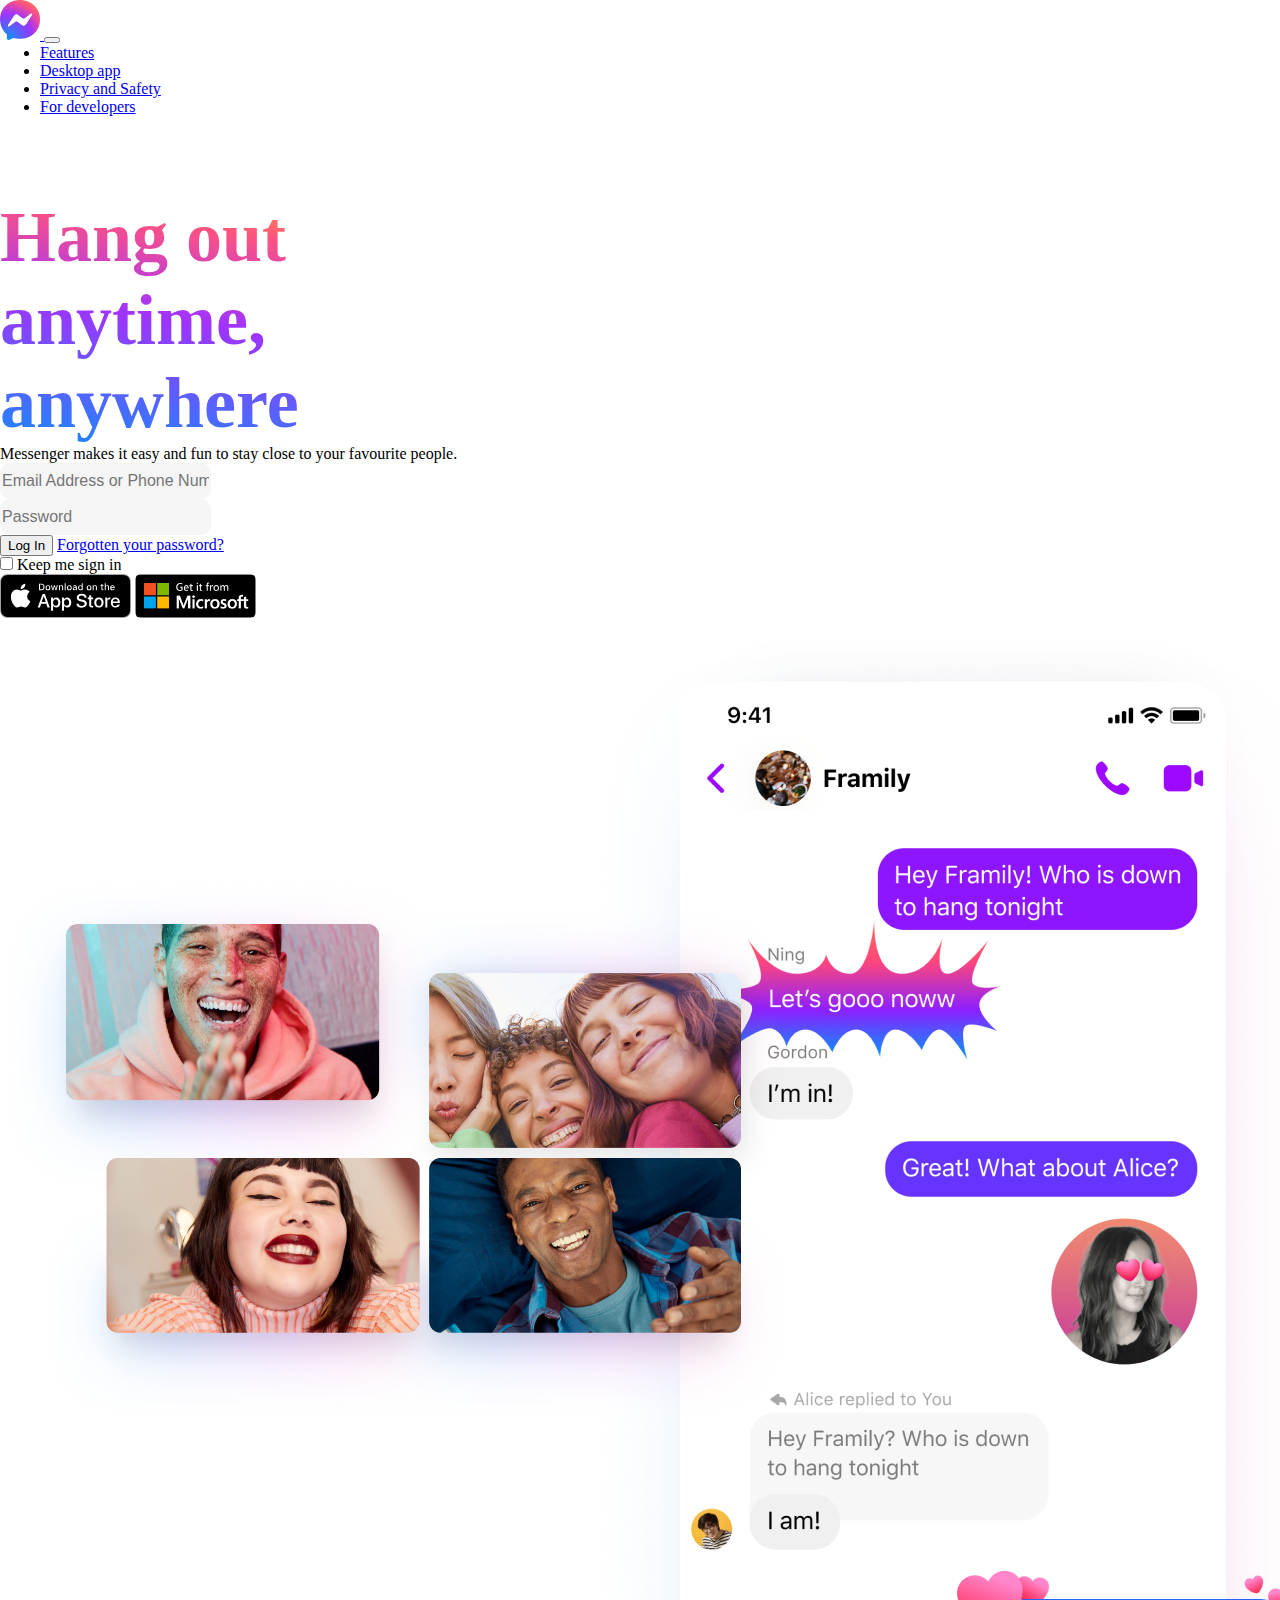
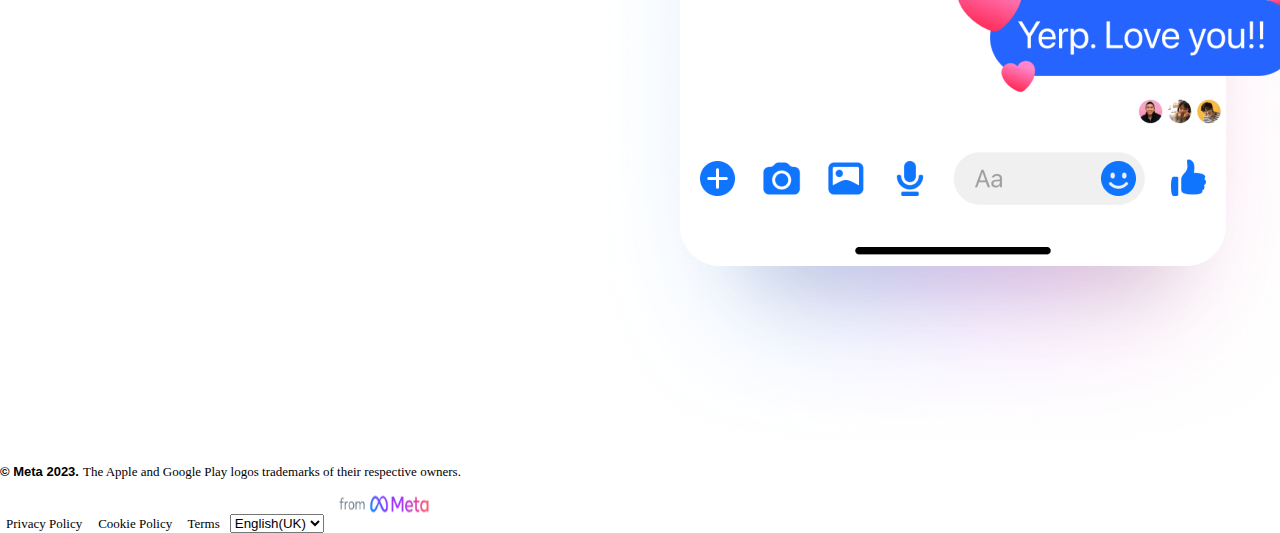
<file: Messenger/index.html>
<!DOCTYPE html>
<html lang="en">

<head>
    <meta charset="UTF-8">
    <meta http-equiv="X-UA-Compatible" content="IE=edge">
    <meta name="viewport" content="width=device-width, initial-scale=1.0">
    <title>Messenger</title>
    <link rel="icon"
        href="https://encrypted-tbn0.gstatic.com/images?q=tbn:ANd9GcSdTI60C2dS9rpB0IvPChfFWrKfi4Yx-TSlO6IUu3RT-g&s"
        type="image/gif" sizes="16x16">
    <link href="https://cdn.jsdelivr.net/npm/bootstrap@5.0.2/dist/css/bootstrap.min.css" rel="stylesheet"
        integrity="sha384-EVSTQN3/azprG1Anm3QDgpJLIm9Nao0Yz1ztcQTwFspd3yD65VohhpuuCOmLASjC" crossorigin="anonymous">
    <link href="css/messenger.css" rel="stylesheet">
</head>

<body>
    <header>
        <div class="row mb-5">
                <!-- navbar -->
                <nav class="navbar navbar-expand-lg navbar-light bg-white fixed-top">
                    <div class="container-fluid">                      
                        <a class="navbar-brand ms-5 pt-3 ps-4" href="#">
                            <img src="images/meseenger-logo.jpg"
                                width="40" height="40" alt="">
                        </a>                      
                      <button class="navbar-toggler" type="button" data-bs-toggle="collapse" data-bs-target="#navbarSupportedContent" aria-controls="navbarSupportedContent" aria-expanded="false" aria-label="Toggle navigation">
                        <span class="navbar-toggler-icon"></span>
                      </button>
                      <div class="collapse navbar-collapse" id="navbarSupportedContent">
                        <ul class="navbar-nav ms-auto ps-auto me-4 mb-2 mb-lg-0 fw-bold">
                          <li class="nav-item">
                            <a class="nav-link active  text-dark" aria-current="page" href="#">Features</a>
                          </li>
                          <li class="nav-item">
                            <a class="nav-link  text-dark" href="#">Desktop app</a>
                          </li>
                          <li class="nav-item">
                            <a class="nav-link  text-dark" href="#" tabindex="-1">Privacy and Safety</a>
                          </li>
                          <li class="nav-item">
                            <a class="nav-link  text-dark" href="#" tabindex="-1">For developers</a>
                          </li>
                        </ul>
                      </div>
                    </div>
                  </nav>
            </div>
        </div>
    </header>
    <section>
        <div class="container-fluid mt-auto pt-auto mb-5">
            <div class="row">
                <div class="left col-12 col-md-6 ms-5 pt-3 ps-5">
                    <h1 class="heading-txt">
                        Hang out
                        <br> anytime,
                        <br>anywhere
                    </h1>
                    <p class="">
                        Messenger makes it easy and fun to stay close to your favourite people.
                    </p>
                    <div class="input-group w-50 p-3">
                        <input type="text" class="form-control messenger-input"
                            placeholder="Email Address or Phone Number" aria-label="Username"
                            aria-describedby="basic-addon1" size="20">
                    </div>
                    <div class="input-group w-50 p-3">
                        <input type="password" class="form-control messenger-input" placeholder="Password"
                            aria-label="Username" aria-describedby="basic-addon1">
                    </div>
                    <div class="input-group">
                        <button type="button" class="btn btn-primary rounded-pill fw-bold">Log In</button>
                        <a href="#" class="link-primary ps-3 fw-bold">Forgotten your password?</a>
                    </div>
                    <div class="form-check pt-5">
                        <input class="form-check-input" type="checkbox" value="" id="flexCheckDefault">
                        <label class="form-check-label" for="flexCheckDefault">
                            Keep me sign in
                        </label>
                    </div>
                    <div class="mt-3">
                        <a href="https://apps.apple.com/us/app/messenger/id1480068668?mt=12">
                            <img class="apple-image img-fluid" src="images/apple.svg" alt=""></a>
                        <a href="https://www.microsoft.com/en-us/p/messenger/9wzdncrf0083?activetab=pivot:overviewtab">
                            <img class="micro-image img-fluid" src="images/microsoft.png" alt=""></a>

                    </div>
                </div>
                <div class="col-12 col-md-5 ms-5 pt-3 ps-5">
                    <img src="images/chatbox.png" class="img-fluid" alt="">
                </div>
            </div>
        </div>
    </section>
    <footer>
        <div class="container">
            <div class="row">
                <div class="col-lg-6 mt-2 col-12">
                    <span class="meta"> © Meta&nbsp;2023.</span>
                    <span class="trademark">The Apple and Google Play logos trademarks of their respective
                        owners.</span>
                </div>
                <div class="col-lg-6 foot-links col-12">
                    <a href="">Privacy Policy</a>
                    <a href="">Cookie Policy
                        <a href="">Terms</a>

                        <select name="language-picker-select wt-20" id="language-picker-select">
                            <option lang="de" value="deutsch">Deutsch</option>
                            <option lang="en" value="english" selected>English(UK)</option>
                            <option lang="fr" value="francais">Français</option>
                            <option lang="it" value="italiano">Italiano</option>
                        </select>
                        <img class="footer-img" src="images/footer-image.png" alt="">
                    </a>
                </div>
            </div>


        </div>
    </footer>
    <script src="https://cdn.jsdelivr.net/npm/bootstrap@5.0.2/dist/js/bootstrap.bundle.min.js"
        integrity="sha384-MrcW6ZMFYlzcLA8Nl+NtUVF0sA7MsXsP1UyJoMp4YLEuNSfAP+JcXn/tWtIaxVXM"
        crossorigin="anonymous"></script>
    <script src="https://cdn.jsdelivr.net/npm/@popperjs/core@2.9.2/dist/umd/popper.min.js"
        integrity="sha384-IQsoLXl5PILFhosVNubq5LC7Qb9DXgDA9i+tQ8Zj3iwWAwPtgFTxbJ8NT4GN1R8p"
        crossorigin="anonymous"></script>
    <script src="https://cdn.jsdelivr.net/npm/bootstrap@5.0.2/dist/js/bootstrap.min.js"
        integrity="sha384-cVKIPhGWiC2Al4u+LWgxfKTRIcfu0JTxR+EQDz/bgldoEyl4H0zUF0QKbrJ0EcQF"
        crossorigin="anonymous"></script>
</body>

</html>
</file>
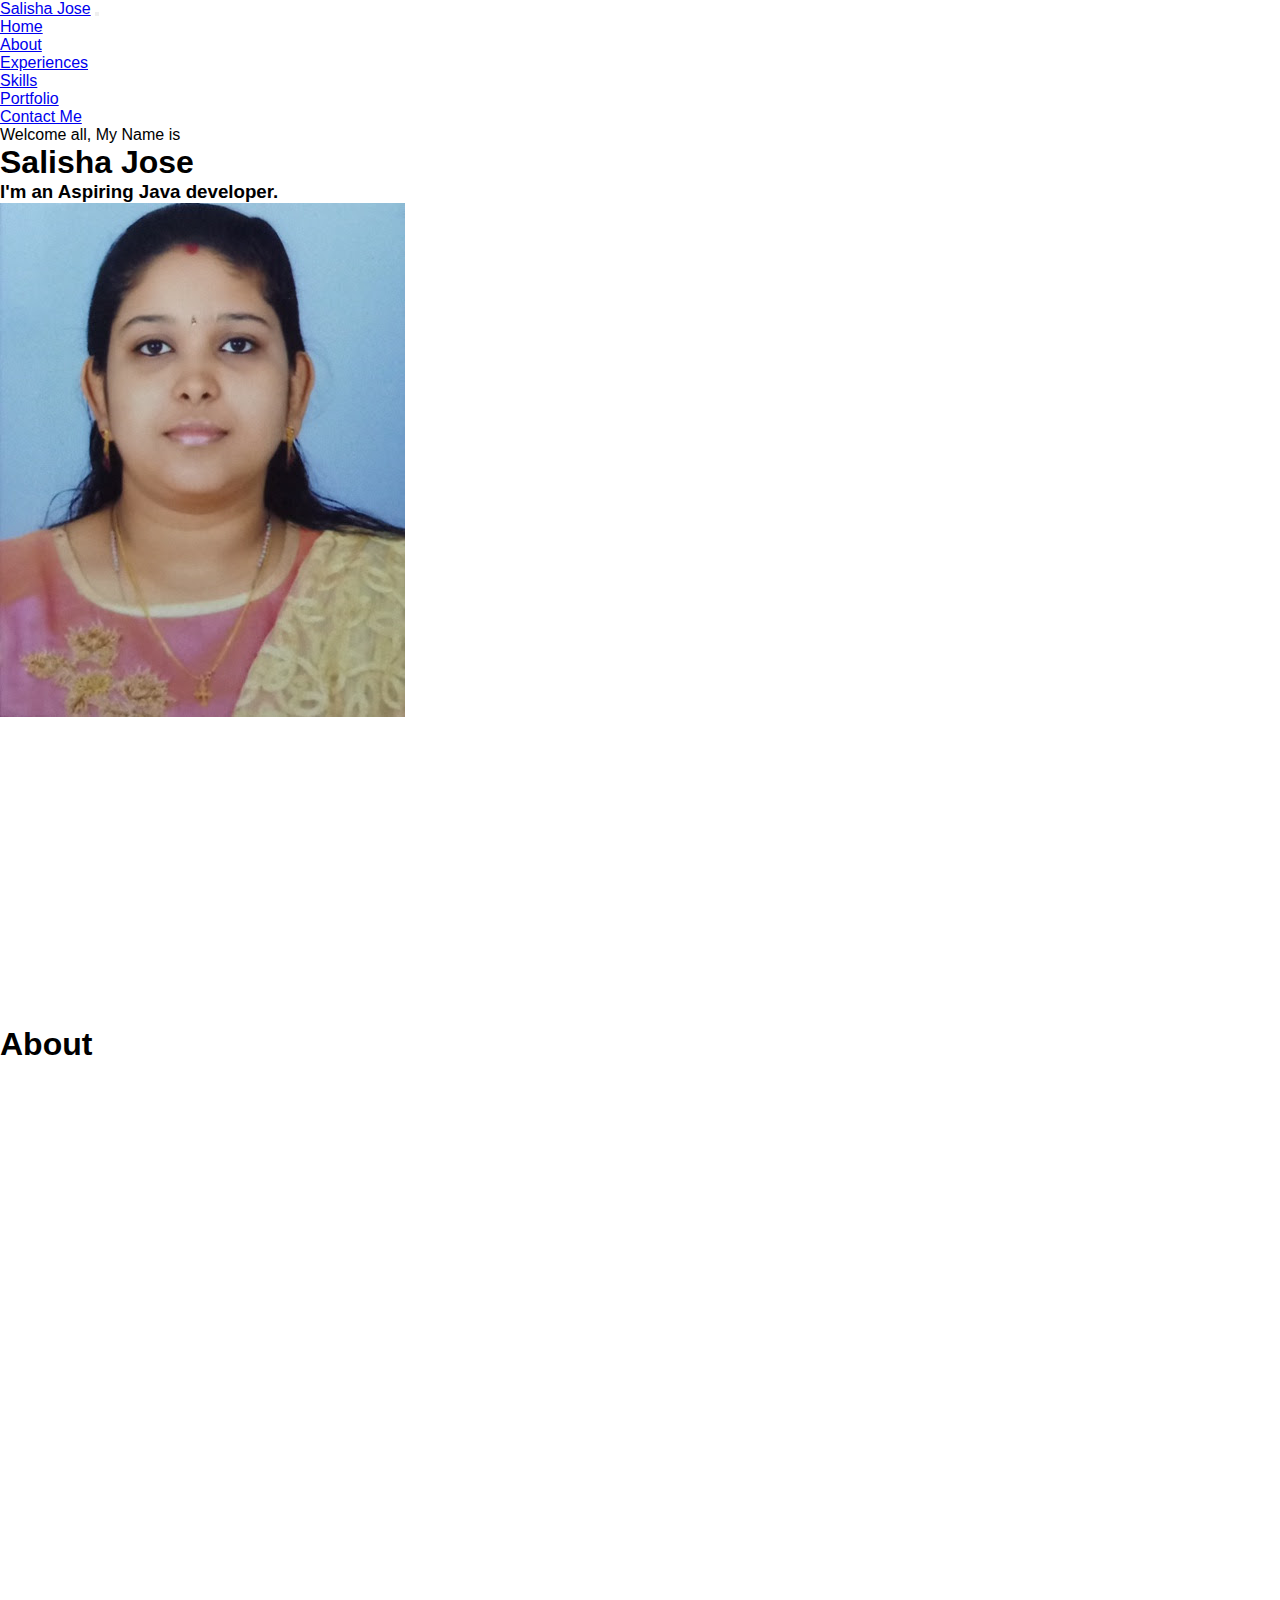
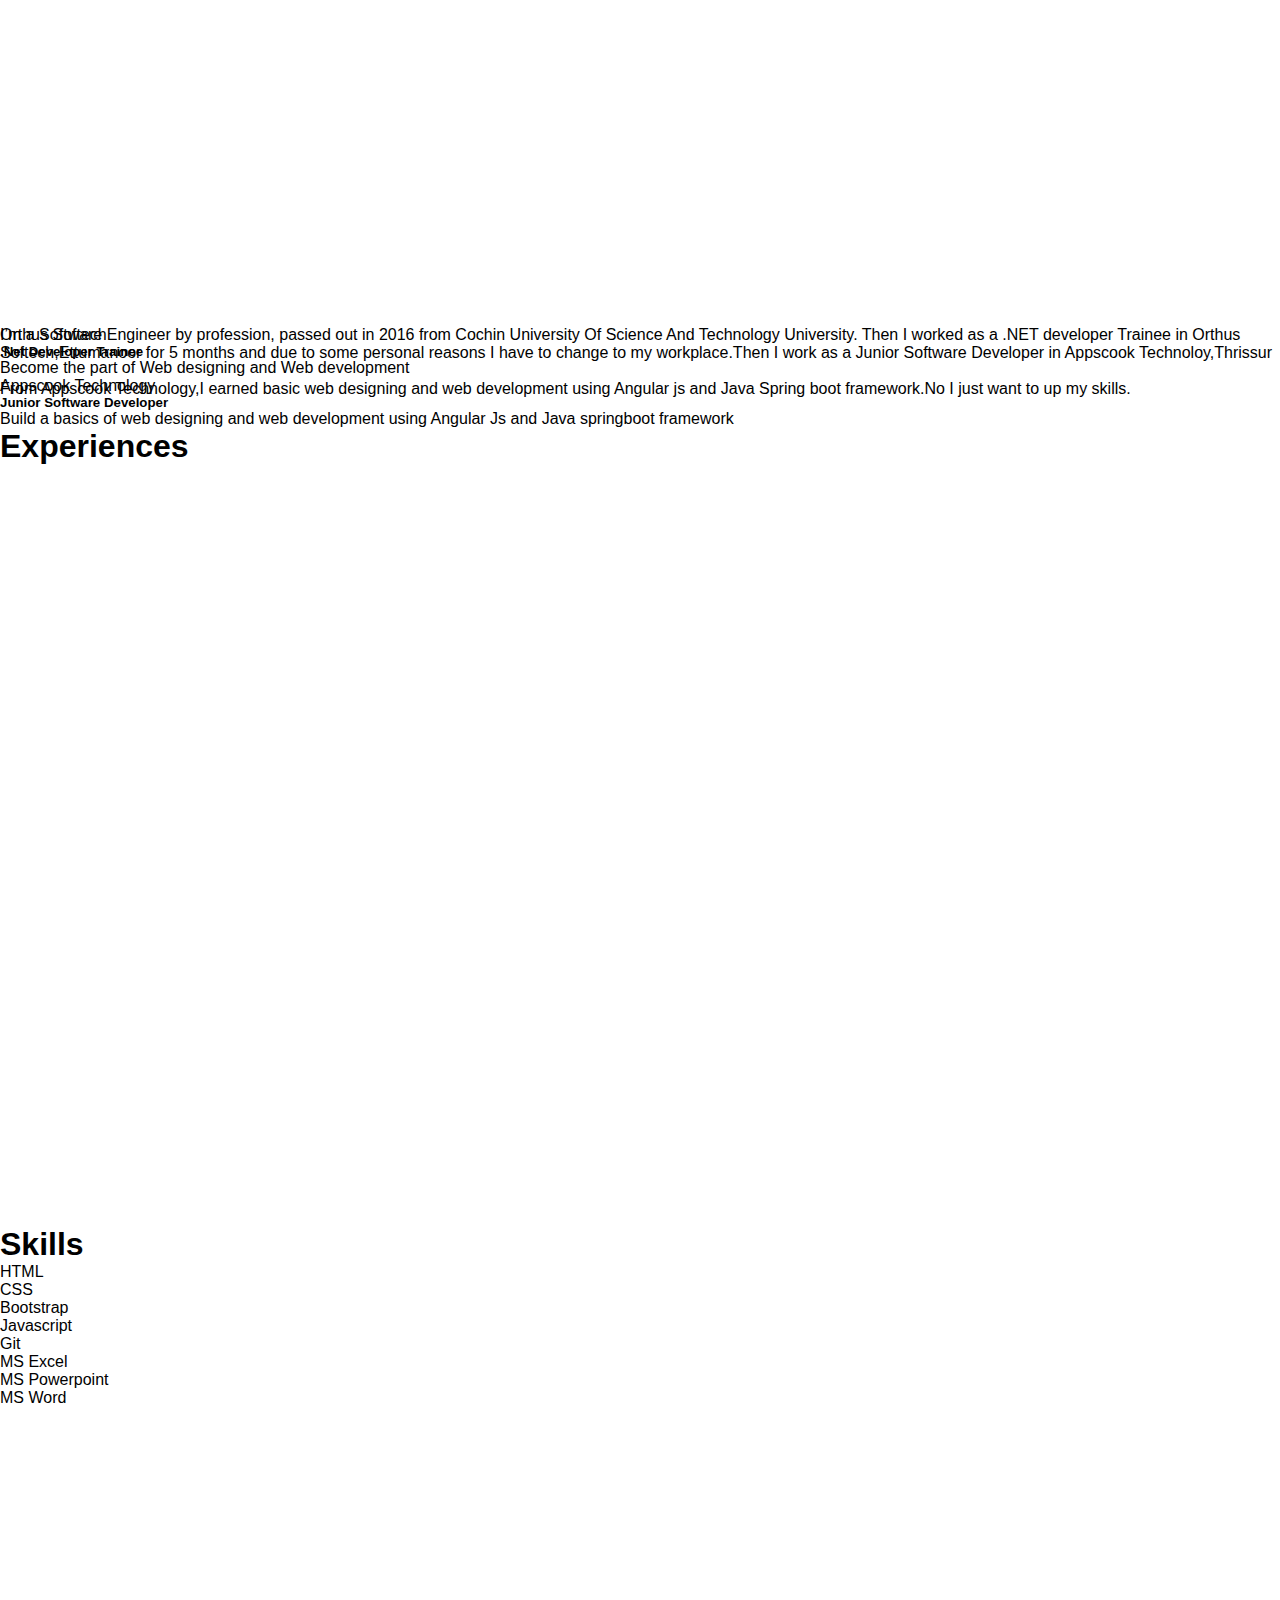
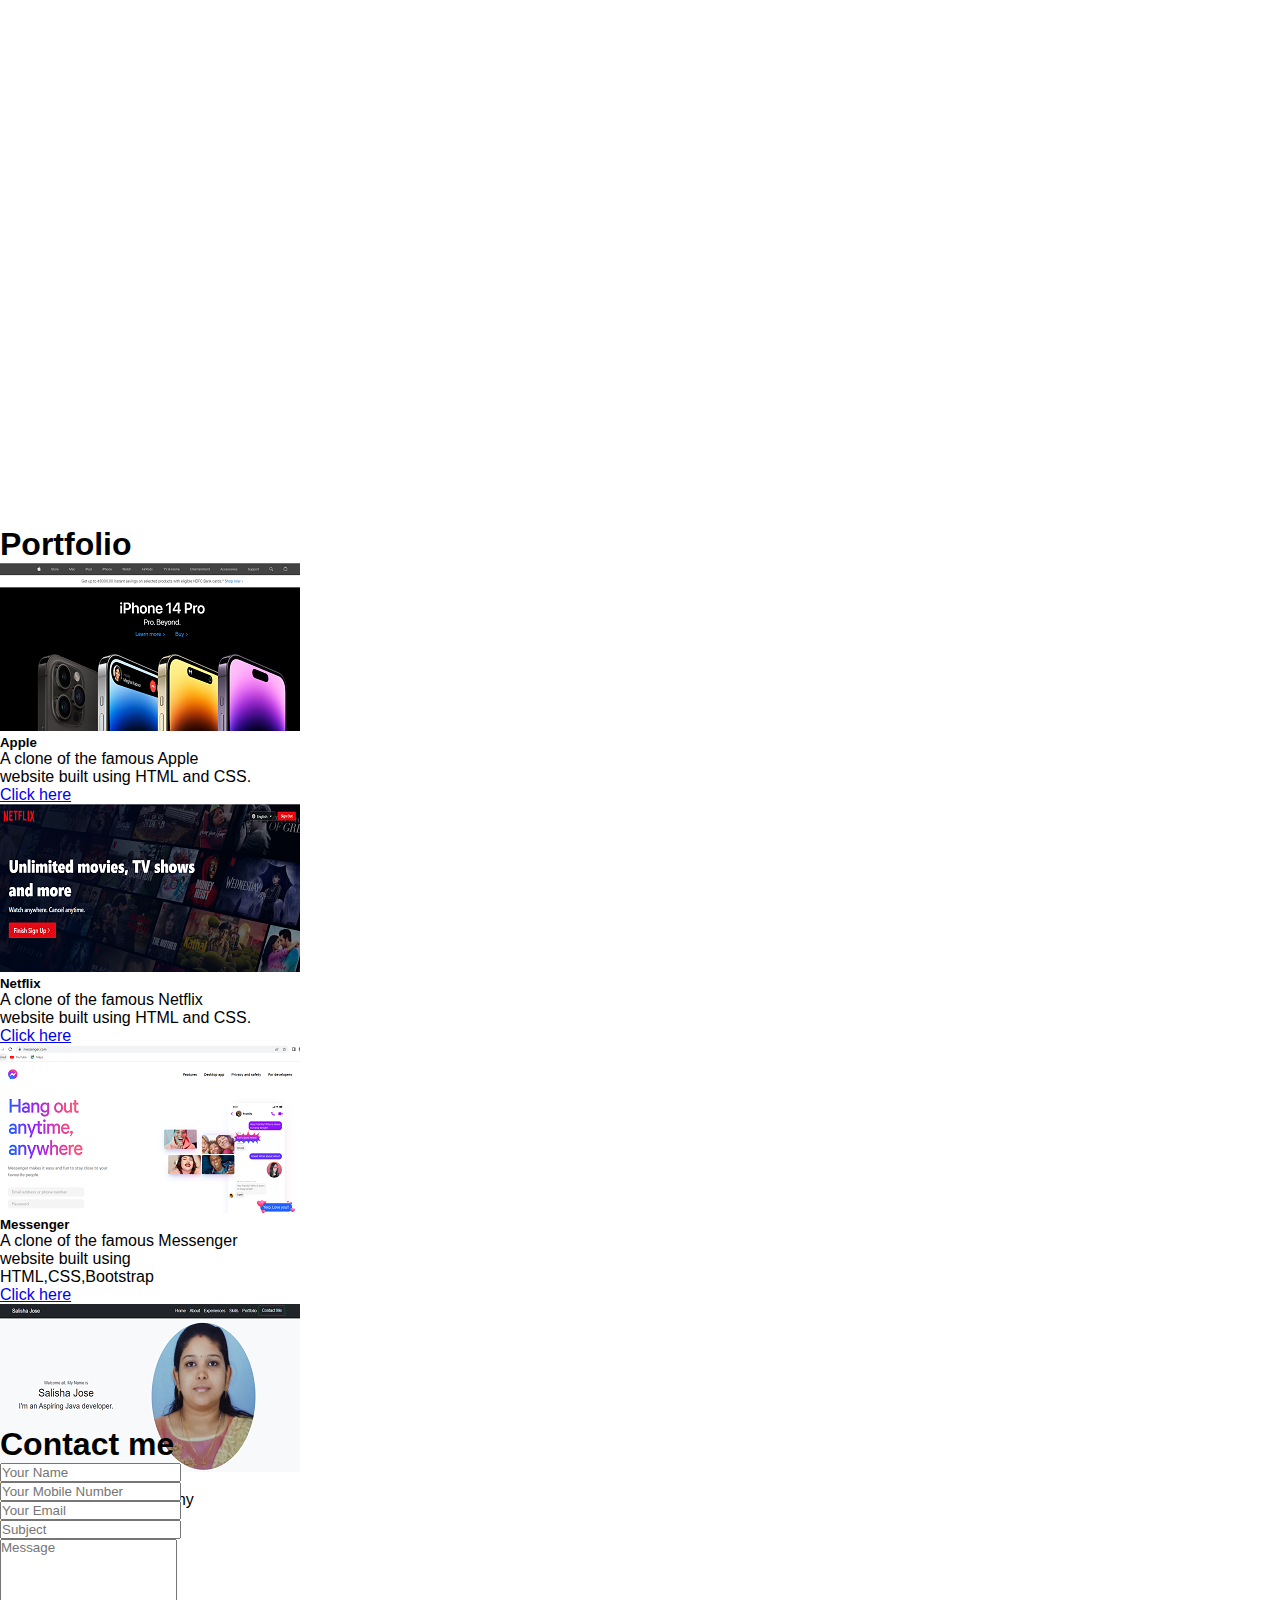
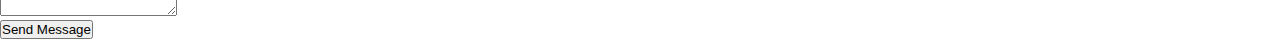
<file: Personal-Website/index.html>
<!DOCTYPE html>
<html lang="en">
  <head>
    <meta charset="UTF-8" />
    <meta http-equiv="X-UA-Compatible" content="IE=edge" />
    <meta name="viewport" content="width=device-width, initial-scale=1.0" />
    <title>Salisha Jose</title>
    <link rel="icon" type="image/png" sizes="16x16" href="images/favicon-16x16.png">
    <link rel="stylesheet" href="style.css">
    <link rel="stylesheet" href="https://cdnjs.cloudflare.com/ajax/libs/font-awesome/6.4.0/css/all.min.css" integrity="sha512-iecdLmaskl7CVkqkXNQ/ZH/XLlvWZOJyj7Yy7tcenmpD1ypASozpmT/E0iPtmFIB46ZmdtAc9eNBvH0H/ZpiBw==" crossorigin="anonymous" referrerpolicy="no-referrer" />
    <link
      href="https://cdn.jsdelivr.net/npm/bootstrap@5.0.2/dist/css/bootstrap.min.css"
      rel="stylesheet"
      integrity="sha384-EVSTQN3/azprG1Anm3QDgpJLIm9Nao0Yz1ztcQTwFspd3yD65VohhpuuCOmLASjC"
      crossorigin="anonymous"
    />
    
  </head>
  <body>
    <nav class="navbar navbar-expand-lg navbar-light bg-dark fixed-top">
      <div class="container">
        <a class="navbar-brand text-white" href="/">Salisha Jose</a>
        <button
          class="navbar-toggler"
          type="button"
          data-bs-toggle="collapse"
          data-bs-target="#navbarNav"
          aria-controls="navbarNav"
          aria-expanded="false"
          aria-label="Toggle navigation"
        >
        <i class="fa-solid fa-bars text-white"></i>
        </button>
        <div class="collapse navbar-collapse" id="navbarNav">
          <ul class="navbar-nav ms-auto">
            <li class="nav-item">
              <a class="nav-link active text-light" aria-current="page" href="#home"
                >Home</a
              >
            </li>
            <li class="nav-item">
              <a class="nav-link text-light" href="#about">About</a>
            </li>
            <li class="nav-item">
              <a class="nav-link text-light" href="#experiences">Experiences</a>
            </li>
            <li class="nav-item">
              <a class="nav-link text-light" href="#skills">Skills</a>
            </li>
            <li class="nav-item">
              <a class="nav-link text-light" href="#portfolio">Portfolio</a>
            </li>
            <li class="nav-item">
              <a class="btn btn-outline-success text-light" href="#contact">
                Contact Me
              </a>
            </li>
          </ul>
        </div>
      </div>
    </nav>
    <!-- Home section -->
    <main id="home" class="container-fluid mt-5 hero bg-light">
      <div
        class="row align-items-center text-center pt-5 pt-lg-4 mt-lg-5"
      >
        <div class="col-12 col-md-6">
          <div>Welcome all, My Name is</div>
          <h1>Salisha Jose</h1>
          <h3>I'm an Aspiring Java developer.</h3>
        </div>
        <div class="col-12 col-md-4">
          <img
            src="images/SalishaJ.jpg"
            alt="sarath-img"
            class="mb-5 mb-lg-0 w-100 rounded-circle"
          />
        </div>
      </div>
    </main>
    <!-- About -->
    <div
      id="about"
      class="container-fluid text-center text-md-start border-top hero-2 bg-secondary"
    >
      <div class="row  mt-5 pb-5">
        <div class="col-12 col-md-6 d-flex justify-content-center align-items-center hero-2-right">
          <h1 class="pt-4 pb-4 text-light">About</h1>
        </div>
        <div class="col-12 col-md-5 d-flex justify-content-center align-items-center hero-2-left text-light">
          I’m a Software Engineer by profession, passed out in 2016 from Cochin University Of Science And Technology University. Then I worked as a .NET developer Trainee in Orthus Softech,Ettumanoor for 5 months and due to some personal reasons I have to change to my workplace.Then I work as a Junior Software Developer in Appscook Technoloy,Thrissur

        <br><br>From Appscook Technology,I earned basic web designing and web development using Angular js and Java Spring boot framework.No I just want to up my skills.
        </div>
      </div>
    </div>
    <!-- Experiences -->
    <section
      id="experiences"
      class="container text-center text-md-start border-top hero-3 bg-light"
    >
      <div
        class="row align-items-center mt-5 pb-5 flex-column-reverse flex-md-row"
      >
        <div class="col-12 col-md-6 mt-5">
          <div class="card border-success mb-3">
            <div class="card-header">Orthus Softech</div>
            <div class="card-body">
              <h5 class="card-title text-success">.Net Developer Trainee</h5>
              <p class="card-text">
                Become the part of Web designing and Web development
              </p>
            </div>
          </div>
          <div class="card border-success mt-5">
            <div class="card-header">Appscook Technology</div>
            <div class="card-body">
              <h5 class="card-title text-success">Junior Software Developer</h5>
              <p class="card-text">
                Build a basics of web designing and web development using Angular Js and Java springboot framework
              </p>
            </div>
          </div>
        </div>
        <div class="col-12 col-md-6 text-center">
          <h1 class="pt-4 pb-4">Experiences</h1>
        </div>
      </div>
    </section>
    <!-- Skills -->
    <section
      id="skills"
      class="container-fluid mt-5 text-center text-md-start border-top hero-4 bg-light"
    >
      <div class="row align-items-center mt-5 pb-5">
        <div class="col-12 col-md-6 text-center">
          <h1 class="pt-4 pb-4">Skills</h1>
        </div>
        <div class="col-12 col-md-6 mt-5">
          <ul class="list-group list-group-flush">
            <li class="list-group-item">HTML</li>
            <li class="list-group-item">CSS</li>
            <li class="list-group-item">Bootstrap</li>
            <li class="list-group-item">Javascript</li>
            <li class="list-group-item">Git</li>
            <li class="list-group-item">MS Excel</li>
            <li class="list-group-item">MS Powerpoint</li>
            <li class="list-group-item">MS Word</li>
          </ul>
        </div>
      </div>
    </section>
    <!-- portfolio -->
    <section
      id="portfolio"
      class="container-fluid mt-5 text-center text-lg-start border-top hero-5 bg-secondary"
    >
      <div class="row align-items-center mt-5 mt-md-2 mt-lg-5 pb-5 ">
        <div class="col-12 text-center">
          <h1 class="pt-4 pb-4 text-light">Portfolio</h1>
        </div>
        <div class="col-12 col-lg-3 col-md-3 d-flex justify-content-center">
          <div class="card mt-3" style="max-width: 16rem">
            <img
              src="images/apple-site.PNG"
              class="card-img-top w-100"
              alt="youtube-clone"
            />
            <div class="card-body">
              <h5 class="card-title">Apple</h5>
              <p class="card-text">
                A clone of the famous Apple website built using HTML and CSS.
              </p>
              <a
                href="https://salishajose.github.io/apple/"
                target="_blank"
                class="btn btn-outline-success"
                >Click here</a
              >
            </div>
          </div>
        </div>
        <div class="col-12 col-lg-3 col-md-3 d-flex justify-content-center">
          <div class="card mt-3" style="max-width: 16rem">
            <img
              src="images/netflix-site.PNG"
              class="card-img-top w-100"
              alt="adnoc"
            />
            <div class="card-body">
              <h5 class="card-title">Netflix</h5>
              <p class="card-text">
                A clone of the famous Netflix website built using HTML and CSS.
              </p>
              <a
                href="https://salishajose.github.io/netflix-demo/"
                target="_blank"
                class="btn btn-outline-success"
                >Click here</a
              >
            </div>
          </div>
        </div>
        <div class="col-12 col-lg-3 col-md-3 d-flex justify-content-center">
          <div class="card mt-3" style="max-width: 16rem">
            <img
              src="images/messnger.PNG"
              class="card-img-top w-100 "
              alt="salesforce"
            />
            <div class="card-body">
              <h5 class="card-title">Messenger</h5>
              <p class="card-text">
                A clone of the famous Messenger website built using HTML,CSS,Bootstrap
              </p>
              <a
                href="https://salishajose.github.io/netflix-demo/"
                target="_blank"
                class="btn btn-outline-success"
                >Click here</a
              >
            </div>
          </div>
        </div>
        <div class="col-12 col-lg-3 col-md-3 d-flex justify-content-center">
          <div class="card mt-3" style="max-width: 16rem">
            <img
              src="images/personal.PNG"
              class="card-img-top w-100"
              alt="cummins"
            />
            <div class="card-body">
              <h5 class="card-title">Personal Website</h5>
              <p class="card-text">
                Using template Created my personal web site  HTML, CSS,Bootstrap an Js 
              </p>
              <a
                href="https://salishajose.github.io/netflix-demo/"
                target="_blank"
                class="btn btn-outline-success"
                >Click here</a
              >
            </div>
          </div>
        </div>
      </div>
    </section>

    <!-- Contact -->
    <section
      id="contact"
      class="container mt-5 text-center text-md-start border-top"
    >
      <div class="row align-items-center mt-5 pb-5 justify-content-center">
        <div class="col-12 text-center">
          <h1 class="pt-4 pb-4">Contact me</h1>
        </div>
        <div class="col-12 col-md-8 ">
          <form id="form" role="form" class="php-email-form">
            <div class="row">
              <div class="col-md-12 mb-3">
                <div class="form-group">
                  <input type="text" name="name" class="form-control" id="name" placeholder="Your Name" >
                </div>
              </div>
              <div class="col-md-12 mb-3">
                <div class="form-group">
                  <input type="text" class="form-control" name="mobilenumber" id="mobilenumber" placeholder="Your Mobile Number" >
                </div>
              </div>
              <div class="col-md-12 mb-3">
                <div class="form-group">  
                  <input type="text" class="form-control" name="email" id="email" placeholder="Your Email" >
                </div>
              </div>
              <div class="col-md-12 mb-3">
                <div class="form-group">
                  <input type="text" class="form-control" name="subject" id="subject" placeholder="Subject" >
                </div>
              </div>
              <div class="col-md-12">
                <div class="form-group">
                  <textarea class="form-control" id="message" name="message" rows="5" placeholder="Message" ></textarea>
                </div>
              </div>
              <div class="col-md-12 text-center mt-3">
                <button type="submit" class="btn btn-success" >Send Message</button>
              </div>
              <div class="errmsg"> 
                <span id="msg1"></span>
                <span id="msg"></span>
              </div>
             
            </div>
          </form>
        </div>
      </div>
    </section>

    <!-- footer -->
    <footer class="bg-dark text-light text-center">
      <a class="text-light" target="_blank" href="https://www.facebook.com/sarathr4u143"><i class="fa-brands fa-facebook fa-2x pe-3"></i></a>
      <a class="text-light" target="_blank" href="https://www.instagram.com/sarath_rajan__/"><i class="fa-brands fa-instagram fa-2x pe-3"></i></a>
      <a class="text-light" target="_blank" href="https://www.linkedin.com/in/sarath-rajan-92109b145/"><i class="fa-brands fa-linkedin fa-2x pe-3"></i></a>
      <a class="text-light" target="_blank" href="https://www.youtube.com/channel/UC1oCYgrfqPZQV_uMzxlITLQ"><i class="fa-brands fa-youtube fa-2x pe-3"></i></a>
      <a class="text-light" target="_blank" href="https://github.com/sarathraj92"><i class="fa-brands fa-github fa-2x pe-3"></i></a>

    </footer>
    <script src="./main.js"></script>

    <!-- bootstrap -->
    
    <script src="https://cdn.jsdelivr.net/npm/@popperjs/core@2.9.2/dist/umd/popper.min.js" integrity="sha384-IQsoLXl5PILFhosVNubq5LC7Qb9DXgDA9i+tQ8Zj3iwWAwPtgFTxbJ8NT4GN1R8p" crossorigin="anonymous"></script>
    <script src="https://cdn.jsdelivr.net/npm/bootstrap@5.0.2/dist/js/bootstrap.min.js" integrity="sha384-cVKIPhGWiC2Al4u+LWgxfKTRIcfu0JTxR+EQDz/bgldoEyl4H0zUF0QKbrJ0EcQF" crossorigin="anonymous"></script>
  </body>
</html>
</file>
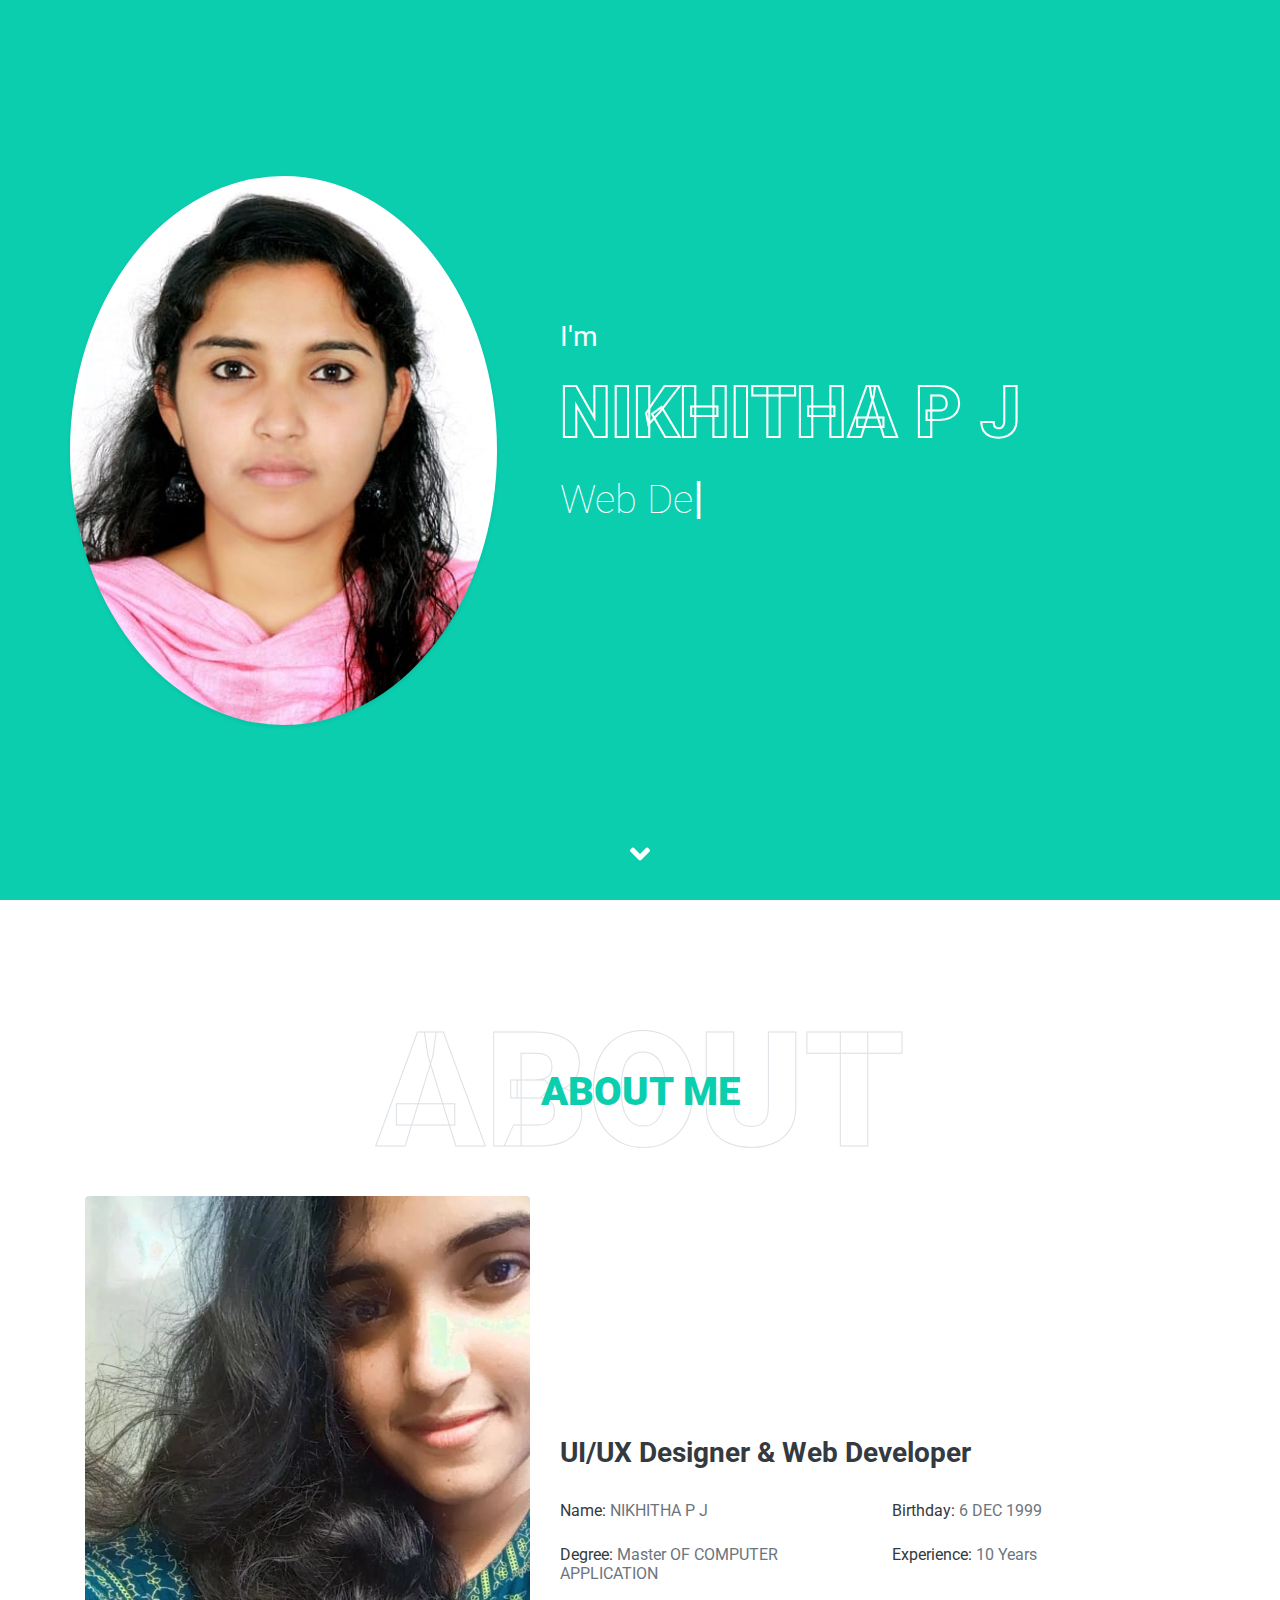
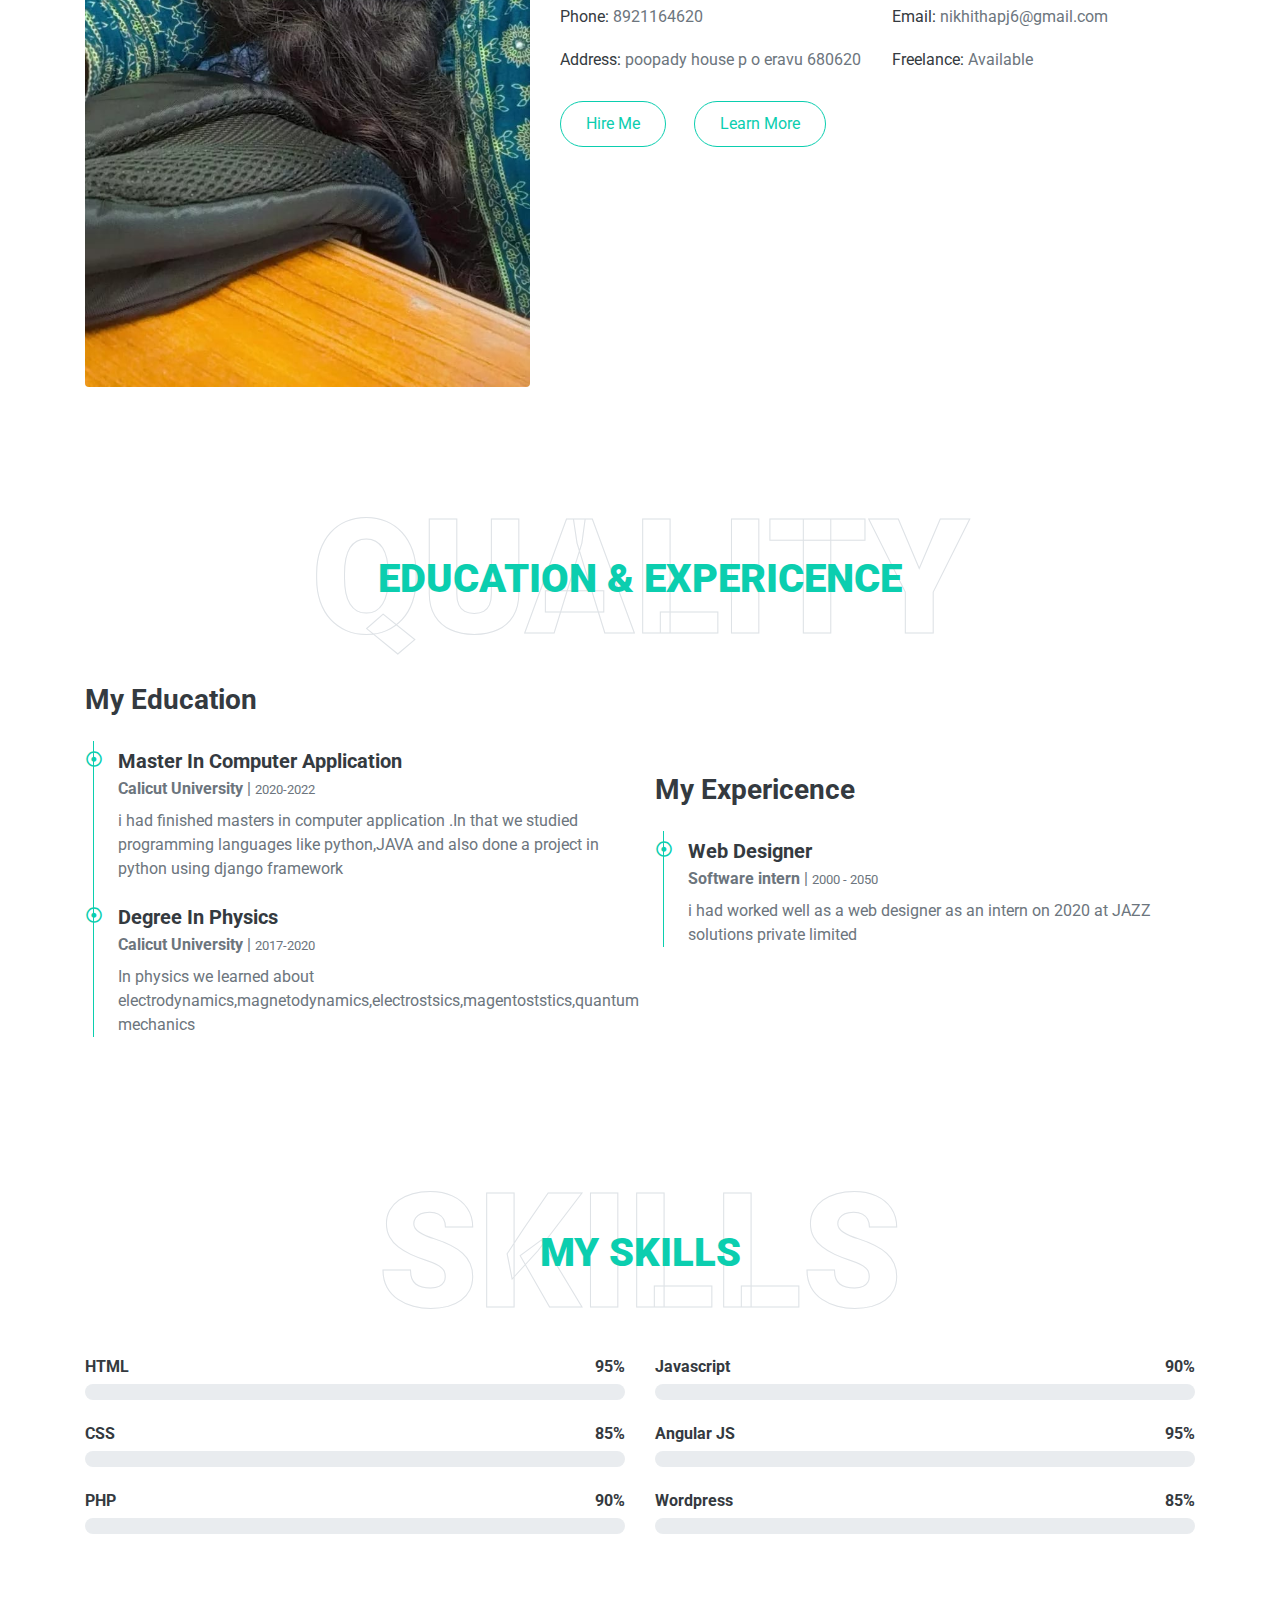
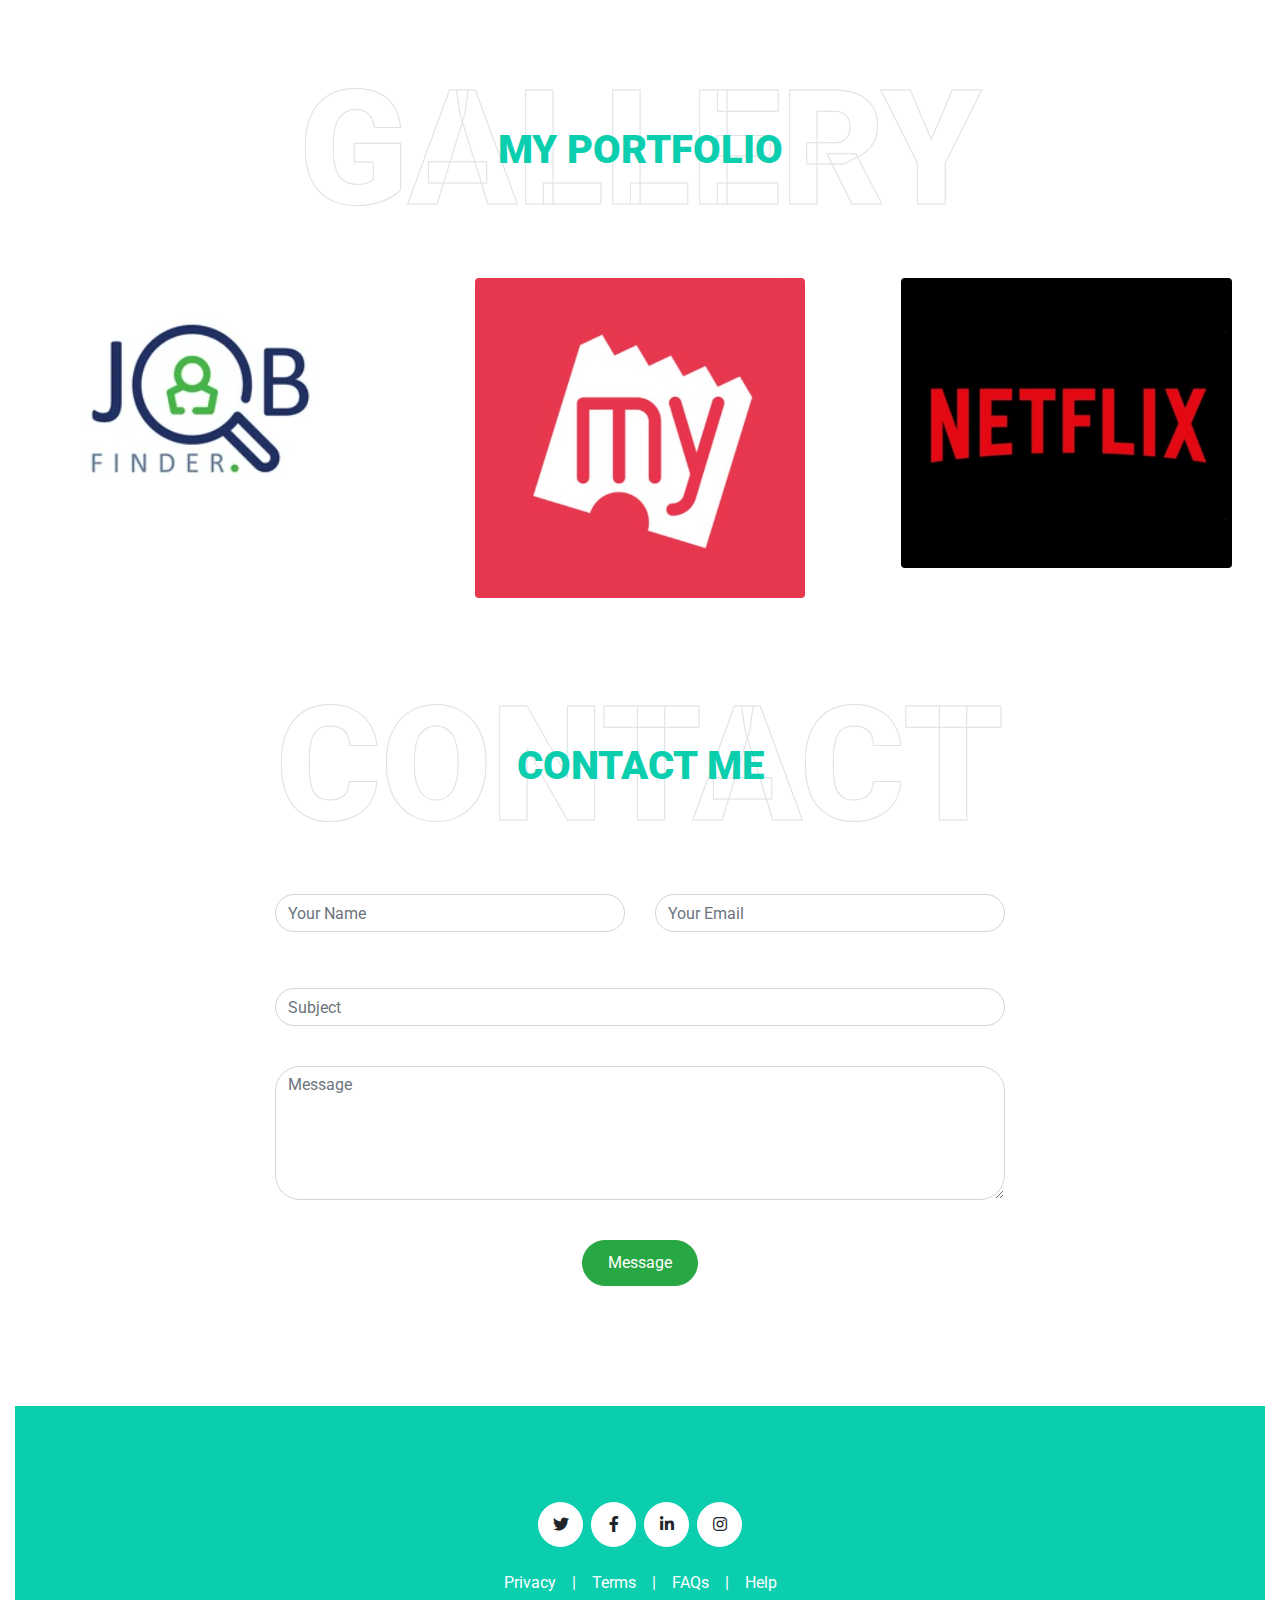
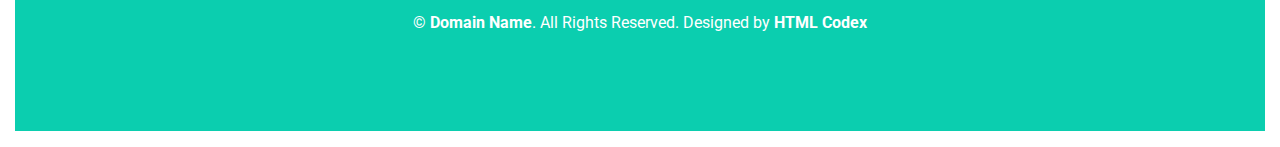
<file: practice/freelancer-portfolio-template/index.html>
<!DOCTYPE html>
<html lang="en">

<head>
    <meta charset="utf-8">
    <title>FreeFolio - Freelancer Portfolio Template</title>
    <meta content="width=device-width, initial-scale=1.0" name="viewport">
    <meta content="Free HTML Templates" name="keywords">
    <meta content="Free HTML Templates" name="description">

    <!-- Favicon -->
    <link href="img/favicon.ico" rel="icon">

    <!-- Google Web Fonts -->
    <link rel="preconnect" href="https://fonts.gstatic.com">
    <link href="https://fonts.googleapis.com/css2?family=Roboto:wght@300;400;500;700;900&display=swap" rel="stylesheet"> 

    <!-- Font Awesome -->
    <link href="https://cdnjs.cloudflare.com/ajax/libs/font-awesome/5.10.0/css/all.min.css" rel="stylesheet">

    <!-- Libraries Stylesheet -->
    <link href="lib/owlcarousel/assets/owl.carousel.min.css" rel="stylesheet">
    <link href="lib/lightbox/css/lightbox.min.css" rel="stylesheet">

    <!-- Customized Bootstrap Stylesheet -->
    <link href="css/style.css" rel="stylesheet">
</head>

<body data-spy="scroll" data-target=".navbar" data-offset="51">
    <!-- Navbar Start -->
    <nav class="navbar fixed-top shadow-sm navbar-expand-lg bg-light navbar-light py-3 py-lg-0 px-lg-5">
        <a href="index.html" class="navbar-brand ml-lg-3">

        </a>
        <button type="button" class="navbar-toggler" data-toggle="collapse" data-target="#navbarCollapse">
            <span class="navbar-toggler-icon"></span>
        </button>
        <div class="collapse navbar-collapse px-lg-3" id="navbarCollapse">
            <div class="navbar-nav m-auto py-0">
                <a href="#home" class="nav-item nav-link active">Home</a>
                <a href="#about" class="nav-item nav-link">About</a>
                <a href="#qualification" class="nav-item nav-link">Quality</a>
                <a href="#skill" class="nav-item nav-link">Skill</a>
                <a href="#portfolio" class="nav-item nav-link">Portfolio</a>
                <a href="#contact" class="nav-item nav-link">Contact</a>
            </div>
            <a href="" class="btn btn-outline-primary d-none d-lg-block">Hire Me</a>
        </div>
    </nav>
    <!-- Navbar End -->


    <!-- Video Modal Start -->
    <div class="modal fade" id="videoModal" tabindex="-1" role="dialog" aria-labelledby="exampleModalLabel" aria-hidden="true">
        <div class="modal-dialog" role="document">
            <div class="modal-content">
                <div class="modal-body">
                    <button type="button" class="close" data-dismiss="modal" aria-label="Close">
                        <span aria-hidden="true">&times;</span>
                    </button>        
                    <!-- 16:9 aspect ratio -->
                    <div class="embed-responsive embed-responsive-16by9">
                        <iframe class="embed-responsive-item" src="" id="video"  allowscriptaccess="always" allow="autoplay"></iframe>
                    </div>
                </div>
            </div>
        </div>
    </div>
    <!-- Video Modal End -->


    <!-- Header Start -->
    <div class="container-fluid bg-primary d-flex align-items-center mb-5 py-5" id="home" style="min-height: 100vh;">
        <div class="container">
            <div class="row align-items-center">
                <div class="col-lg-5 px-5 pl-lg-0 pb-5 pb-lg-0">
                    <img class="img-fluid w-100 rounded-circle shadow-sm" src="img/NIKHITHA P J.jpg" alt="">
                </div>
                <div class="col-lg-7 text-center text-lg-left">
                    <h3 class="text-white font-weight-normal mb-3">I'm</h3>
                    <h1 class="display-3 text-uppercase text-primary mb-2" style="-webkit-text-stroke: 2px #ffffff;">NIKHITHA P J</h1>
                    <h1 class="typed-text-output d-inline font-weight-lighter text-white"></h1>
                    <div class="typed-text d-none">Web Designer, Web Developer, Front End Developer,Apps Developer</div>
                    <div class="d-flex align-items-center justify-content-center justify-content-lg-start pt-5">
                        <!-- <a href="" class="btn btn-outline-light mr-5">Download CV</a>
                        <button type="button" class="btn-play" data-toggle="modal"
                            data-src="https://www.youtube.com/embed/DWRcNpR6Kdc" data-target="#videoModal">
                            <span></span>
                        </button>
                        <h5 class="font-weight-normal text-white m-0 ml-4 d-none d-sm-block">Play Video</h5> -->
                    </div>
                </div>
            </div>
        </div>
    </div>
    <!-- Header End -->


    <!-- About Start -->
    <div class="container-fluid py-5" id="about">
        <div class="container">
            <div class="position-relative d-flex align-items-center justify-content-center">
                <h1 class="display-1 text-uppercase text-white" style="-webkit-text-stroke: 1px #dee2e6;">About</h1>
                <h1 class="position-absolute text-uppercase text-primary">About Me</h1>
            </div>
            <div class="row align-items-center">
                <div class="col-lg-5 pb-4 pb-lg-0">
                    <img class="img-fluid rounded w-100" src="img/WhatsApp Image 2023-04-20 at 17.21.10.jpg" alt="">
                </div>
                <div class="col-lg-7">
                    <h3 class="mb-4">UI/UX Designer & Web Developer</h3>
                    <p></p>
                    <div class="row mb-3">
                        <div class="col-sm-6 py-2"><h6>Name: <span class="text-secondary">NIKHITHA P J</span></h6></div>
                        <div class="col-sm-6 py-2"><h6>Birthday: <span class="text-secondary">6 DEC 1999</span></h6></div>
                        <div class="col-sm-6 py-2"><h6>Degree: <span class="text-secondary">Master OF  COMPUTER APPLICATION</span></h6></div>
                        <div class="col-sm-6 py-2"><h6>Experience: <span class="text-secondary">10 Years</span></h6></div>
                        <div class="col-sm-6 py-2"><h6>Phone: <span class="text-secondary">8921164620</span></h6></div>
                        <div class="col-sm-6 py-2"><h6>Email: <span class="text-secondary">nikhithapj6@gmail.com</span></h6></div>
                        <div class="col-sm-6 py-2"><h6>Address: <span class="text-secondary">poopady house p o eravu 680620</span></h6></div>
                        <div class="col-sm-6 py-2"><h6>Freelance: <span class="text-secondary">Available</span></h6></div>
                    </div>
                    <a href="" class="btn btn-outline-primary mr-4">Hire Me</a>
                    <a href="" class="btn btn-outline-primary">Learn More</a>
                </div>
            </div>
        </div>
    </div>
    <!-- About End -->


    <!-- Qualification Start -->
    <div class="container-fluid py-5" id="qualification">
        <div class="container">
            <div class="position-relative d-flex align-items-center justify-content-center">
                <h1 class="display-1 text-uppercase text-white" style="-webkit-text-stroke: 1px #dee2e6;">Quality</h1>
                <h1 class="position-absolute text-uppercase text-primary">Education & Expericence</h1>
            </div>
            <div class="row align-items-center">
                <div class="col-lg-6">
                    <h3 class="mb-4">My Education</h3>
                    <div class="border-left border-primary pt-2 pl-4 ml-2">
                        <div class="position-relative mb-4">
                            <i class="far fa-dot-circle text-primary position-absolute" style="top: 2px; left: -32px;"></i>
                            <h5 class="font-weight-bold mb-1">Master In Computer Application</h5>
                            <p class="mb-2"><strong>Calicut  University</strong> | <small>2020-2022</small></p>
                            <p>i had finished masters in computer application .In that we studied programming languages like python,JAVA and also done a project in python using django framework</p>
                        </div>
                        <div class="position-relative mb-4">
                            <i class="far fa-dot-circle text-primary position-absolute" style="top: 2px; left: -32px;"></i>
                            <h5 class="font-weight-bold mb-1">Degree In Physics</h5>
                            <p class="mb-2"><strong>Calicut University</strong> | <small>2017-2020</small></p>
                            <p>In physics we learned about electrodynamics,magnetodynamics,electrostsics,magentoststics,quantum mechanics</p>
                        </div>
                       
                    </div>
                </div>
                <div class="col-lg-6">
                    <h3 class="mb-4">My Expericence</h3>
                    <div class="border-left border-primary pt-2 pl-4 ml-2">
                        <div class="position-relative mb-4">
                            <i class="far fa-dot-circle text-primary position-absolute" style="top: 2px; left: -32px;"></i>
                            <h5 class="font-weight-bold mb-1">Web Designer</h5>
                            <p class="mb-2"><strong>Software intern </strong> | <small>2000 - 2050</small></p>
                            <p>i had worked well as a web designer as an intern on 2020 at JAZZ solutions private limited </p>
                        </div>
                       
                    </div>
                </div>
            </div>
        </div>
    </div>
    <!-- Qualification End -->


    <!-- Skill Start -->
    <div class="container-fluid py-5" id="skill">
        <div class="container">
            <div class="position-relative d-flex align-items-center justify-content-center">
                <h1 class="display-1 text-uppercase text-white" style="-webkit-text-stroke: 1px #dee2e6;">Skills</h1>
                <h1 class="position-absolute text-uppercase text-primary">My Skills</h1>
            </div>
            <div class="row align-items-center">
                <div class="col-md-6">
                    <div class="skill mb-4">
                        <div class="d-flex justify-content-between">
                            <h6 class="font-weight-bold">HTML</h6>
                            <h6 class="font-weight-bold">95%</h6>
                        </div>
                        <div class="progress">
                            <div class="progress-bar bg-primary" role="progressbar" aria-valuenow="95" aria-valuemin="0" aria-valuemax="100"></div>
                        </div>
                    </div>
                    <div class="skill mb-4">
                        <div class="d-flex justify-content-between">
                            <h6 class="font-weight-bold">CSS</h6>
                            <h6 class="font-weight-bold">85%</h6>
                        </div>
                        <div class="progress">
                            <div class="progress-bar bg-warning" role="progressbar" aria-valuenow="85" aria-valuemin="0" aria-valuemax="100"></div>
                        </div>
                    </div>
                    <div class="skill mb-4">
                        <div class="d-flex justify-content-between">
                            <h6 class="font-weight-bold">PHP</h6>
                            <h6 class="font-weight-bold">90%</h6>
                        </div>
                        <div class="progress">
                            <div class="progress-bar bg-danger" role="progressbar" aria-valuenow="90" aria-valuemin="0" aria-valuemax="100"></div>
                        </div>
                    </div>
                </div>
                <div class="col-md-6">
                    <div class="skill mb-4">
                        <div class="d-flex justify-content-between">
                            <h6 class="font-weight-bold">Javascript</h6>
                            <h6 class="font-weight-bold">90%</h6>
                        </div>
                        <div class="progress">
                            <div class="progress-bar bg-danger" role="progressbar" aria-valuenow="90" aria-valuemin="0" aria-valuemax="100"></div>
                        </div>
                    </div>
                    <div class="skill mb-4">
                        <div class="d-flex justify-content-between">
                            <h6 class="font-weight-bold">Angular JS</h6>
                            <h6 class="font-weight-bold">95%</h6>
                        </div>
                        <div class="progress">
                            <div class="progress-bar bg-dark" role="progressbar" aria-valuenow="95" aria-valuemin="0" aria-valuemax="100"></div>
                        </div>
                    </div>
                    <div class="skill mb-4">
                        <div class="d-flex justify-content-between">
                            <h6 class="font-weight-bold">Wordpress</h6>
                            <h6 class="font-weight-bold">85%</h6>
                        </div>
                        <div class="progress">
                            <div class="progress-bar bg-info" role="progressbar" aria-valuenow="85" aria-valuemin="0" aria-valuemax="100"></div>
                        </div>
                    </div>
                </div>
            </div>
        </div>
    </div>
    <!-- Skill End -->

   
<!-- Portfolio Start -->
<div class="container-fluid pt-5 pb-3" id="portfolio">
    <div class="position-relative d-flex align-items-center justify-content-center">
            <h1 class="display-1 text-uppercase text-white" style="-webkit-text-stroke: 1px #dee2e6;">Gallery</h1>
            <h1 class="position-absolute text-uppercase text-primary">My Portfolio</h1>
        </div>
    <div class="row">
        <div class="col-md-4 py-4 px-5" >
            <a href=" https://nikhitha-joy.github.io/Job-finder/">
                <img class="rounded img-fluid" src="./img/job finder.png" alt="netflix" target="_blank">
            </a>
        </div>
        <div class="col-md-4 py-4 px-5">
            <a href="  https://nikhitha-joy.github.io/BOOK-MY-SHOW-NEW/
            ">
                <img class="rounded img-fluid" src="./img/WhatsApp Image 2023-04-28 at 06.59.01.jpg" alt="Discord" target="_blank">
            </a>
        </div>
    
    <div class="col-md-4 py-4 px-5">
        <a href="https://nikhitha-joy.github.io/NETFLIX/">
            <img class="rounded img-fluid" src="./img/WhatsApp Image 2023-04-28 at 06.59.16.jpg" alt="supercell" target="_blank">
        </a>
    </div>
</div>
<!-- Portfolio End -->

   
    <!-- Contact Start -->
    <div class="container-fluid py-5" id="contact">
        <div class="container">
            <div class="position-relative d-flex align-items-center justify-content-center">
                <h1 class="display-1 text-uppercase text-white" style="-webkit-text-stroke: 1px #dee2e6;">Contact</h1>
                <h1 class="position-absolute text-uppercase text-primary">Contact Me</h1>
            </div>
            <div class="row justify-content-center">
                <div class="col-lg-8">
                    <div class="contact-form text-center">
                        <div id="success"></div>
                        <form action="#" name="myForm" id="submit-form" role="form" class=" mt-4" >
                            <div class="row">
                              <div class="col-md-6 form-group">
                                <input type="text" name="name" id="name" class="form-control" placeholder="Your Name"  onkeypress="return /[a-z,' ']/i.test(event.key)">
                                <br><small id="one" style="color: red;"></small>
                              </div>
                              <div class="col-md-6 form-group mt-3 mt-md-0">
                                <input type="email" class="form-control" name="email" id="email" placeholder="Your Email" >
                                <br><small id="two" style="color: red;"></small>
                              </div>
                            </div>
                            <div class="form-group mt-3">
                              <input type="text" class="form-control" name="subject" id="subject" placeholder="Subject" >
                              <br><small id="three" style="color: red;"></small>
                            </div>
                            <div class="form-group mt-3">
                              <textarea class="form-control" name="message" rows="5" placeholder="Message" id="textarea"></textarea>
                              <br><small id="error" style="color: red;"></small>
                            </div>
                            <!-- <div class="my-3">
                              <div class="loading">Loading</div>
                              <div class="error-message"></div>
                              <div class="sent-message">Your message has been sent. Thank you!</div>
                            </div> -->
                            <div class="text-center"><button class="btn btn-success" onclick="return validateForm()" type="submit" > Message</button></div>
                          </form>
                    
                    </div>
                </div>
            </div>
        </div>
    </div>
    <!-- Contact End -->


    <!-- Footer Start -->
    <div class="container-fluid bg-primary text-white mt-5 py-5 px-sm-3 px-md-5">
        <div class="container text-center py-5">
            <div class="d-flex justify-content-center mb-4">
                <a class="btn btn-light btn-social mr-2" href="#"><i class="fab fa-twitter"></i></a>
                <a class="btn btn-light btn-social mr-2" href="#"><i class="fab fa-facebook-f"></i></a>
                <a class="btn btn-light btn-social mr-2" href="#"><i class="fab fa-linkedin-in"></i></a>
                <a class="btn btn-light btn-social" href="#"><i class="fab fa-instagram"></i></a>
            </div>
            <div class="d-flex justify-content-center mb-3">
                <a class="text-white" href="#">Privacy</a>
                <span class="px-3">|</span>
                <a class="text-white" href="#">Terms</a>
                <span class="px-3">|</span>
                <a class="text-white" href="#">FAQs</a>
                <span class="px-3">|</span>
                <a class="text-white" href="#">Help</a>
            </div>
            <p class="m-0">&copy; <a class="text-white font-weight-bold" href="#">Domain Name</a>. All Rights Reserved. Designed by <a class="text-white font-weight-bold" href="https://htmlcodex.com">HTML Codex</a>
            </p>
        </div>
    </div>
    <!-- Footer End -->

    <!-- Scroll to Bottom -->
    <i class="fa fa-2x fa-angle-down text-white scroll-to-bottom"></i>

    <!-- Back to Top -->
    <a href="#" class="btn btn-outline-dark px-0 back-to-top"><i class="fa fa-angle-double-up"></i></a>


    <!-- JavaScript Libraries -->
    <script src="https://code.jquery.com/jquery-3.4.1.min.js"></script>
    <script src="https://stackpath.bootstrapcdn.com/bootstrap/4.4.1/js/bootstrap.bundle.min.js"></script>
    <script src="lib/typed/typed.min.js"></script>
    <script src="lib/easing/easing.min.js"></script>
    <script src="lib/waypoints/waypoints.min.js"></script>
    <script src="lib/owlcarousel/owl.carousel.min.js"></script>
    <script src="lib/isotope/isotope.pkgd.min.js"></script>
    <script src="lib/lightbox/js/lightbox.min.js"></script>

    <!-- Contact Javascript File -->
    <script src="mail/jqBootstrapValidation.min.js"></script>
    <script src="mail/contact.js"></script>

    <!-- Template Javascript -->
    <script src="js/main.js"></script>
    <script>

        function validateForm() {
          let x = document.getElementById("name").value;
        
          if (x.trim() == "") { 
        
            document.getElementById("one").innerHTML = "Name must be filled out";
            return false; 
          } else {
            document.getElementById("one").innerHTML = ""; 
          }
          
          let e = document.getElementById("email").value.trim(); 
        
          var validRegex = /^[a-zA-Z0-9.!#$%&'+/=?^_`{|}~-]+@[a-zA-Z0-9-]+(?:\.[a-zA-Z0-9-]+)$/;
        
          if (!e.match(validRegex)) { 
        
            document.getElementById("two").innerHTML = "Invalid email address!";
            document.getElementById("two").style.color = "red";
            return false; 
          } else {
            document.getElementById("two").innerHTML = ""; 
          }
        
          let s = document.getElementById("subject").value;
        
          if (s.trim() == "") { 
        
            document.getElementById("three").innerHTML = "Subject must be filled out";
            return false; 
          } else {
            document.getElementById("three").innerHTML = ""; 
          }
        
          const textarea = document.getElementById("textarea");
          const error = document.getElementById("error");
          const value = textarea.value.trim();
          if (value.length === 0) {
            error.textContent = "Textarea is empty";
            return false; 
          } else if (value.length < 10) {
            error.textContent = "Textarea is too short";
            return false; 
          } else if (value.length > 1000) {
            error.textContent = "Textarea is too long";
            return false; 
          } else {
            error.textContent = ""; 
          }
        
          return true; 
        }
        </script>
        <script>
            $("#submit-form").submit((e)=>{
                    e.preventDefault()
                    $.ajax({
                        url:"https://script.google.com/macros/s/AKfycbxKdkUEay2WnUTmZOxxOocF5_YyFjMiOWZ2DZxBrtvbZ2B5ZEuac4yyhFA_52nNNf4T-w/exec",
                        data:$("#submit-form").serialize(),
                        method:"post",
                        success:function (response){
                            alert("Form submitted successfully")
                            window.location.reload()
                            //window.location.href="https://google.com"
                        },
                        error:function (err){
                            alert("Something Error")
            
                        }
                    })
                })
          </script>
</body>

</html>
</file>
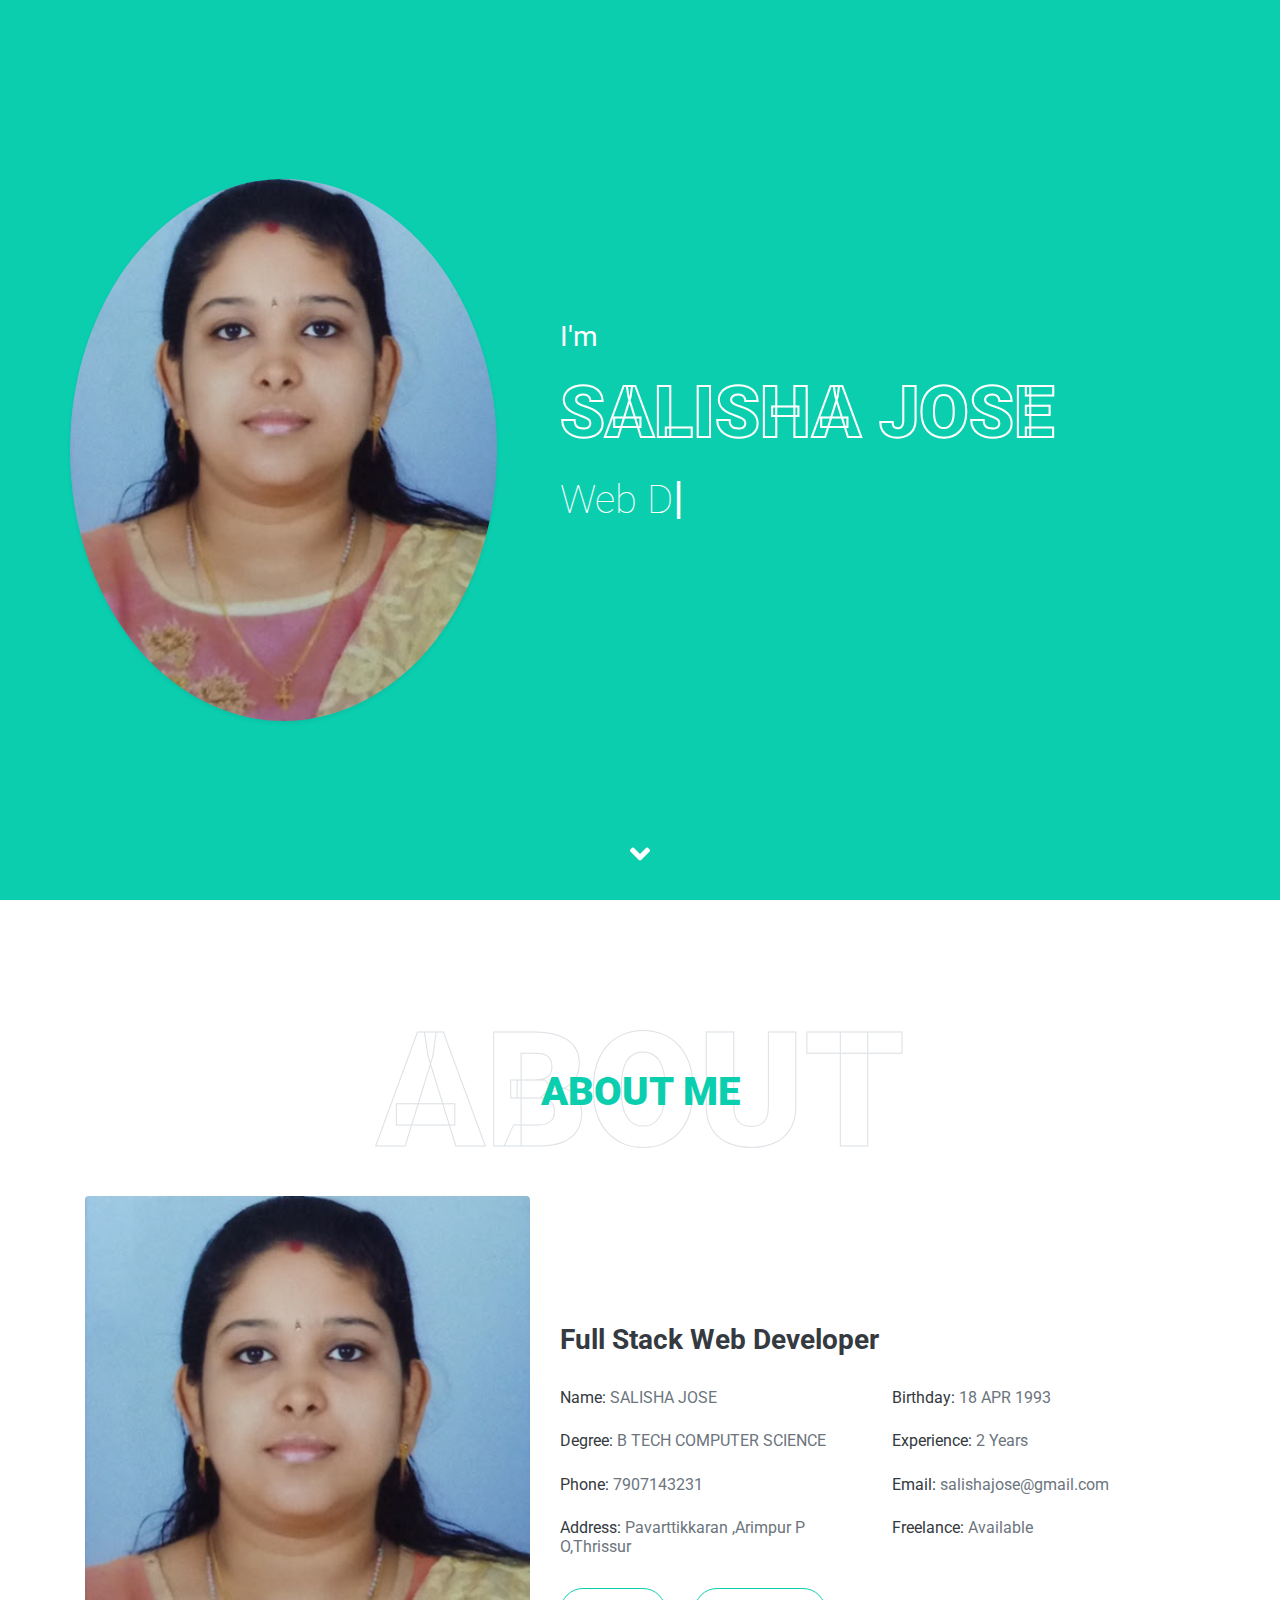
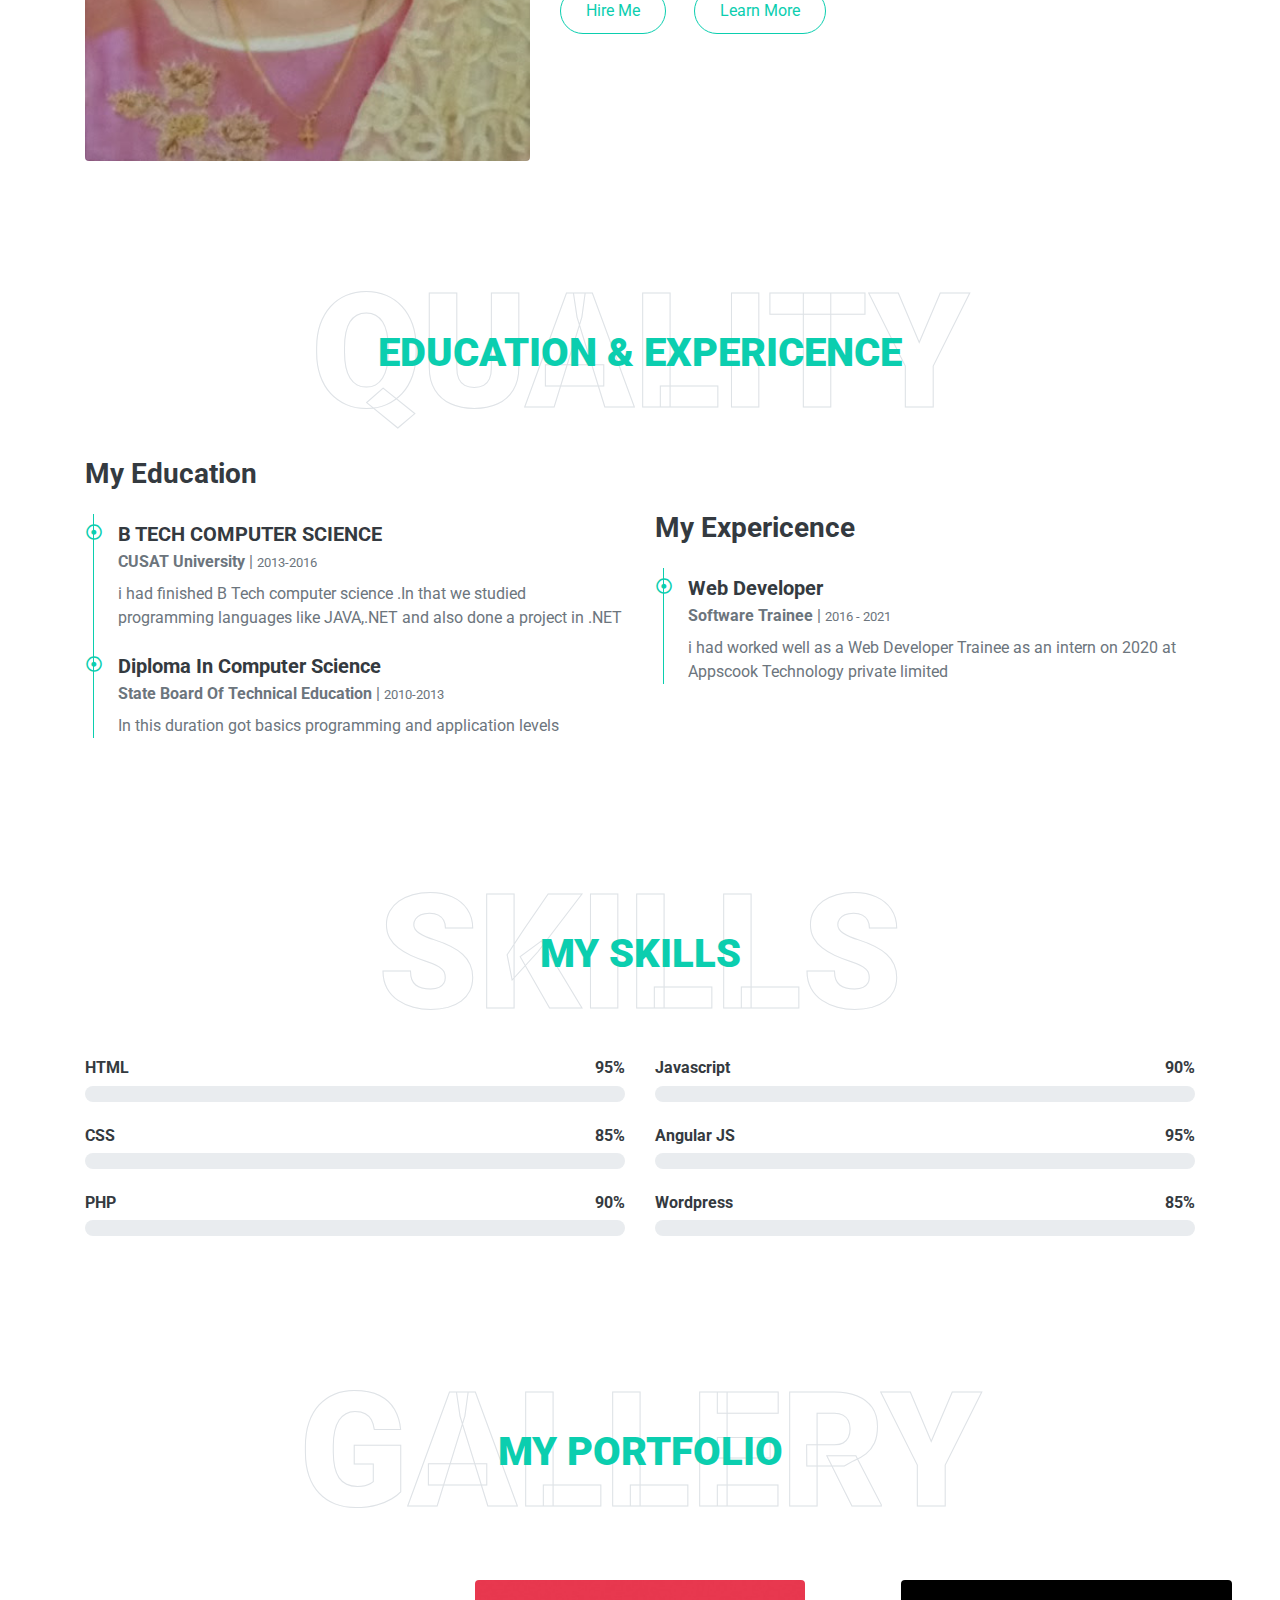
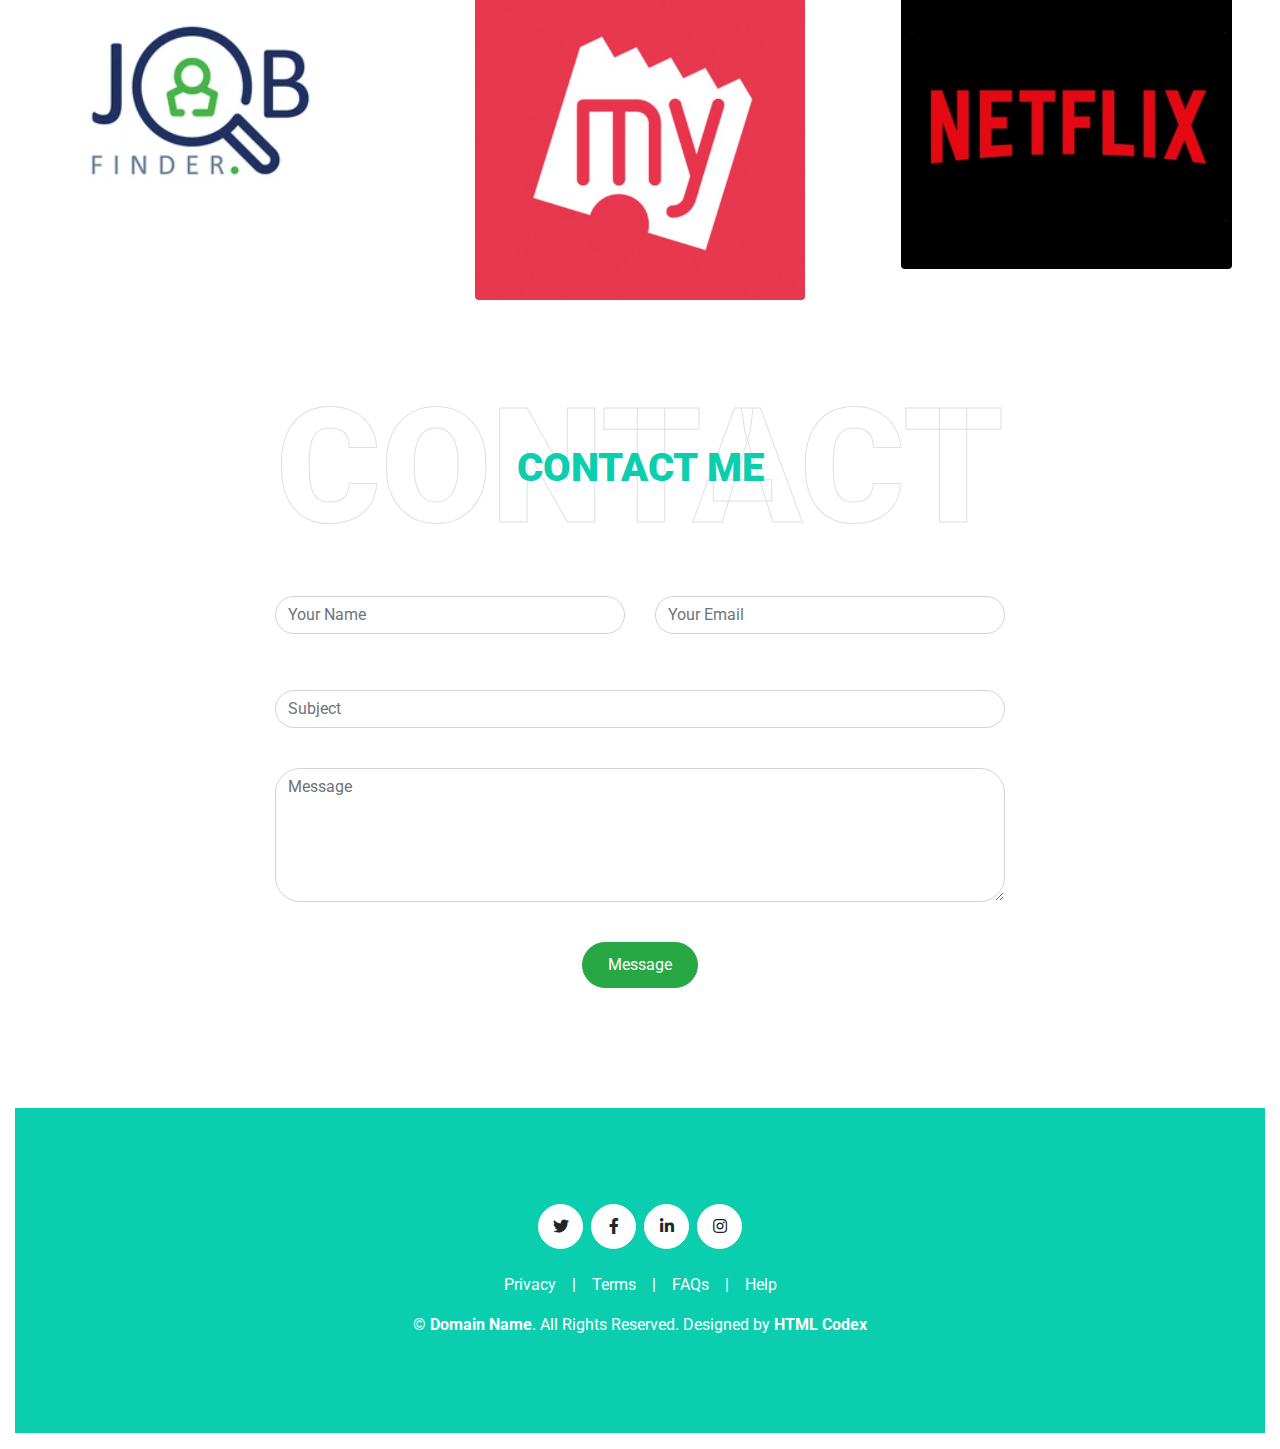
<file: practice/Personal-Website-Mine/index.html>
<!DOCTYPE html>
<html lang="en">

<head>
    <meta charset="utf-8">
    <title>Salisha Jose</title>
    <meta content="width=device-width, initial-scale=1.0" name="viewport">
    <meta content="Free HTML Templates" name="keywords">
    <meta content="Free HTML Templates" name="description">

    <!-- Favicon -->
    <link href="img/favicon.ico" rel="icon">

    <!-- Google Web Fonts -->
    <link rel="preconnect" href="https://fonts.gstatic.com">
    <link href="https://fonts.googleapis.com/css2?family=Roboto:wght@300;400;500;700;900&display=swap" rel="stylesheet"> 

    <!-- Font Awesome -->
    <link href="https://cdnjs.cloudflare.com/ajax/libs/font-awesome/5.10.0/css/all.min.css" rel="stylesheet">

    <!-- Libraries Stylesheet -->
    <link href="lib/owlcarousel/assets/owl.carousel.min.css" rel="stylesheet">
    <link href="lib/lightbox/css/lightbox.min.css" rel="stylesheet">

    <!-- Customized Bootstrap Stylesheet -->
    <link href="css/style.css" rel="stylesheet">
</head>

<body data-spy="scroll" data-target=".navbar" data-offset="51">
    <!-- Navbar Start -->
    <nav class="navbar fixed-top shadow-sm navbar-expand-lg bg-light navbar-light py-3 py-lg-0 px-lg-5">
        <a href="index.html" class="navbar-brand ml-lg-3">

        </a>
        <button type="button" class="navbar-toggler" data-toggle="collapse" data-target="#navbarCollapse">
            <span class="navbar-toggler-icon"></span>
        </button>
        <div class="collapse navbar-collapse px-lg-3" id="navbarCollapse">
            <div class="navbar-nav m-auto py-0">
                <a href="#home" class="nav-item nav-link active">Home</a>
                <a href="#about" class="nav-item nav-link">About</a>
                <a href="#qualification" class="nav-item nav-link">Quality</a>
                <a href="#skill" class="nav-item nav-link">Skill</a>
                <a href="#portfolio" class="nav-item nav-link">Portfolio</a>
                <a href="#contact" class="nav-item nav-link">Contact</a>
            </div>
            <a href="" class="btn btn-outline-primary d-none d-lg-block">Hire Me</a>
        </div>
    </nav>
    <!-- Navbar End -->


    <!-- Video Modal Start -->
    <div class="modal fade" id="videoModal" tabindex="-1" role="dialog" aria-labelledby="exampleModalLabel" aria-hidden="true">
        <div class="modal-dialog" role="document">
            <div class="modal-content">
                <div class="modal-body">
                    <button type="button" class="close" data-dismiss="modal" aria-label="Close">
                        <span aria-hidden="true">&times;</span>
                    </button>        
                    <!-- 16:9 aspect ratio -->
                    <div class="embed-responsive embed-responsive-16by9">
                        <iframe class="embed-responsive-item" src="" id="video"  allowscriptaccess="always" allow="autoplay"></iframe>
                    </div>
                </div>
            </div>
        </div>
    </div>
    <!-- Video Modal End -->


    <!-- Header Start -->
    <div class="container-fluid bg-primary d-flex align-items-center mb-5 py-5" id="home" style="min-height: 100vh;">
        <div class="container">
            <div class="row align-items-center">
                <div class="col-lg-5 px-5 pl-lg-0 pb-5 pb-lg-0">
                    <img class="img-fluid w-100 rounded-circle shadow-sm" src="img/SalishaJ.jpg" alt="">
                </div>
                <div class="col-lg-7 text-center text-lg-left">
                    <h3 class="text-white font-weight-normal mb-3">I'm</h3>
                    <h1 class="display-3 text-uppercase text-primary mb-2" style="-webkit-text-stroke: 2px #ffffff;">Salisha Jose</h1>
                    <h1 class="typed-text-output d-inline font-weight-lighter text-white"></h1>
                    <div class="typed-text d-none">Web Designer, Web Developer, Front End Developer,Apps Developer</div>
                    <div class="d-flex align-items-center justify-content-center justify-content-lg-start pt-5">
                        <!-- <a href="" class="btn btn-outline-light mr-5">Download CV</a>
                        <button type="button" class="btn-play" data-toggle="modal"
                            data-src="https://www.youtube.com/embed/DWRcNpR6Kdc" data-target="#videoModal">
                            <span></span>
                        </button>
                        <h5 class="font-weight-normal text-white m-0 ml-4 d-none d-sm-block">Play Video</h5> -->
                    </div>
                </div>
            </div>
        </div>
    </div>
    <!-- Header End -->


    <!-- About Start -->
    <div class="container-fluid py-5" id="about">
        <div class="container">
            <div class="position-relative d-flex align-items-center justify-content-center">
                <h1 class="display-1 text-uppercase text-white" style="-webkit-text-stroke: 1px #dee2e6;">About</h1>
                <h1 class="position-absolute text-uppercase text-primary">About Me</h1>
            </div>
            <div class="row align-items-center">
                <div class="col-lg-5 pb-4 pb-lg-0">
                    <img class="img-fluid rounded w-100" src="img/SalishaJ.jpg" alt="">
                </div>
                <div class="col-lg-7">
                    <h3 class="mb-4">Full Stack Web Developer</h3>
                    <p></p>
                    <div class="row mb-3">
                        <div class="col-sm-6 py-2"><h6>Name: <span class="text-secondary">SALISHA JOSE</span></h6></div>
                        <div class="col-sm-6 py-2"><h6>Birthday: <span class="text-secondary">18 APR 1993</span></h6></div>
                        <div class="col-sm-6 py-2"><h6>Degree: <span class="text-secondary">B TECH COMPUTER SCIENCE</span></h6></div>
                        <div class="col-sm-6 py-2"><h6>Experience: <span class="text-secondary">2 Years</span></h6></div>
                        <div class="col-sm-6 py-2"><h6>Phone: <span class="text-secondary">7907143231</span></h6></div>
                        <div class="col-sm-6 py-2"><h6>Email: <span class="text-secondary">salishajose@gmail.com</span></h6></div>
                        <div class="col-sm-6 py-2"><h6>Address: <span class="text-secondary">Pavarttikkaran ,Arimpur P O,Thrissur</span></h6></div>
                        <div class="col-sm-6 py-2"><h6>Freelance: <span class="text-secondary">Available</span></h6></div>
                    </div>
                    <a href="" class="btn btn-outline-primary mr-4">Hire Me</a>
                    <a href="" class="btn btn-outline-primary">Learn More</a>
                </div>
            </div>
        </div>
    </div>
    <!-- About End -->


    <!-- Qualification Start -->
    <div class="container-fluid py-5" id="qualification">
        <div class="container">
            <div class="position-relative d-flex align-items-center justify-content-center">
                <h1 class="display-1 text-uppercase text-white" style="-webkit-text-stroke: 1px #dee2e6;">Quality</h1>
                <h1 class="position-absolute text-uppercase text-primary">Education & Expericence</h1>
            </div>
            <div class="row align-items-center">
                <div class="col-lg-6">
                    <h3 class="mb-4">My Education</h3>
                    <div class="border-left border-primary pt-2 pl-4 ml-2">
                        <div class="position-relative mb-4">
                            <i class="far fa-dot-circle text-primary position-absolute" style="top: 2px; left: -32px;"></i>
                            <h5 class="font-weight-bold mb-1">B TECH COMPUTER SCIENCE</h5>
                            <p class="mb-2"><strong>CUSAT  University</strong> | <small>2013-2016</small></p>
                            <p>i had finished B Tech computer science .In that we studied programming languages like JAVA,.NET and also done a project in .NET</p>
                        </div>
                        <div class="position-relative mb-4">
                            <i class="far fa-dot-circle text-primary position-absolute" style="top: 2px; left: -32px;"></i>
                            <h5 class="font-weight-bold mb-1">Diploma In Computer Science</h5>
                            <p class="mb-2"><strong>State Board Of Technical Education</strong> | <small>2010-2013</small></p>
                            <p>In this duration got basics programming and application levels </p>
                        </div>
                       
                    </div>
                </div>
                <div class="col-lg-6">
                    <h3 class="mb-4">My Expericence</h3>
                    <div class="border-left border-primary pt-2 pl-4 ml-2">
                        <div class="position-relative mb-4">
                            <i class="far fa-dot-circle text-primary position-absolute" style="top: 2px; left: -32px;"></i>
                            <h5 class="font-weight-bold mb-1">Web Developer</h5>
                            <p class="mb-2"><strong>Software Trainee </strong> | <small>2016 - 2021</small></p>
                            <p>i had worked well as a Web Developer Trainee as an intern on 2020 at Appscook Technology  private limited </p>
                        </div>
                       
                    </div>
                </div>
            </div>
        </div>
    </div>
    <!-- Qualification End -->


    <!-- Skill Start -->
    <div class="container-fluid py-5" id="skill">
        <div class="container">
            <div class="position-relative d-flex align-items-center justify-content-center">
                <h1 class="display-1 text-uppercase text-white" style="-webkit-text-stroke: 1px #dee2e6;">Skills</h1>
                <h1 class="position-absolute text-uppercase text-primary">My Skills</h1>
            </div>
            <div class="row align-items-center">
                <div class="col-md-6">
                    <div class="skill mb-4">
                        <div class="d-flex justify-content-between">
                            <h6 class="font-weight-bold">HTML</h6>
                            <h6 class="font-weight-bold">95%</h6>
                        </div>
                        <div class="progress">
                            <div class="progress-bar bg-primary" role="progressbar" aria-valuenow="95" aria-valuemin="0" aria-valuemax="100"></div>
                        </div>
                    </div>
                    <div class="skill mb-4">
                        <div class="d-flex justify-content-between">
                            <h6 class="font-weight-bold">CSS</h6>
                            <h6 class="font-weight-bold">85%</h6>
                        </div>
                        <div class="progress">
                            <div class="progress-bar bg-warning" role="progressbar" aria-valuenow="85" aria-valuemin="0" aria-valuemax="100"></div>
                        </div>
                    </div>
                    <div class="skill mb-4">
                        <div class="d-flex justify-content-between">
                            <h6 class="font-weight-bold">PHP</h6>
                            <h6 class="font-weight-bold">90%</h6>
                        </div>
                        <div class="progress">
                            <div class="progress-bar bg-danger" role="progressbar" aria-valuenow="90" aria-valuemin="0" aria-valuemax="100"></div>
                        </div>
                    </div>
                </div>
                <div class="col-md-6">
                    <div class="skill mb-4">
                        <div class="d-flex justify-content-between">
                            <h6 class="font-weight-bold">Javascript</h6>
                            <h6 class="font-weight-bold">90%</h6>
                        </div>
                        <div class="progress">
                            <div class="progress-bar bg-danger" role="progressbar" aria-valuenow="90" aria-valuemin="0" aria-valuemax="100"></div>
                        </div>
                    </div>
                    <div class="skill mb-4">
                        <div class="d-flex justify-content-between">
                            <h6 class="font-weight-bold">Angular JS</h6>
                            <h6 class="font-weight-bold">95%</h6>
                        </div>
                        <div class="progress">
                            <div class="progress-bar bg-dark" role="progressbar" aria-valuenow="95" aria-valuemin="0" aria-valuemax="100"></div>
                        </div>
                    </div>
                    <div class="skill mb-4">
                        <div class="d-flex justify-content-between">
                            <h6 class="font-weight-bold">Wordpress</h6>
                            <h6 class="font-weight-bold">85%</h6>
                        </div>
                        <div class="progress">
                            <div class="progress-bar bg-info" role="progressbar" aria-valuenow="85" aria-valuemin="0" aria-valuemax="100"></div>
                        </div>
                    </div>
                </div>
            </div>
        </div>
    </div>
    <!-- Skill End -->

   
<!-- Portfolio Start -->
<div class="container-fluid pt-5 pb-3" id="portfolio">
    <div class="position-relative d-flex align-items-center justify-content-center">
            <h1 class="display-1 text-uppercase text-white" style="-webkit-text-stroke: 1px #dee2e6;">Gallery</h1>
            <h1 class="position-absolute text-uppercase text-primary">My Portfolio</h1>
        </div>
    <div class="row">
        <div class="col-md-4 py-4 px-5" >
            <a href=" https://nikhitha-joy.github.io/Job-finder/">
                <img class="rounded img-fluid" src="./img/job finder.png" alt="netflix" target="_blank">
            </a>
        </div>
        <div class="col-md-4 py-4 px-5">
            <a href="  https://nikhitha-joy.github.io/BOOK-MY-SHOW-NEW/
            ">
                <img class="rounded img-fluid" src="./img/WhatsApp Image 2023-04-28 at 06.59.01.jpg" alt="Discord" target="_blank">
            </a>
        </div>
    
    <div class="col-md-4 py-4 px-5">
        <a href="https://nikhitha-joy.github.io/NETFLIX/">
            <img class="rounded img-fluid" src="./img/WhatsApp Image 2023-04-28 at 06.59.16.jpg" alt="supercell" target="_blank">
        </a>
    </div>
</div>
<!-- Portfolio End -->

   
    <!-- Contact Start -->
    <div class="container-fluid py-5" id="contact">
        <div class="container">
            <div class="position-relative d-flex align-items-center justify-content-center">
                <h1 class="display-1 text-uppercase text-white" style="-webkit-text-stroke: 1px #dee2e6;">Contact</h1>
                <h1 class="position-absolute text-uppercase text-primary">Contact Me</h1>
            </div>
            <div class="row justify-content-center">
                <div class="col-lg-8">
                    <div class="contact-form text-center">
                        <div id="success"></div>
                        <form action="#" name="myForm" id="submit-form" role="form" class=" mt-4" >
                            <div class="row">
                              <div class="col-md-6 form-group">
                                <input type="text" name="name" id="name" class="form-control" placeholder="Your Name"  onkeypress="return /[a-z,' ']/i.test(event.key)">
                                <br><small id="one" style="color: red;"></small>
                              </div>
                              <div class="col-md-6 form-group mt-3 mt-md-0">
                                <input type="email" class="form-control" name="email" id="email" placeholder="Your Email" >
                                <br><small id="two" style="color: red;"></small>
                              </div>
                            </div>
                            <div class="form-group mt-3">
                              <input type="text" class="form-control" name="subject" id="subject" placeholder="Subject" >
                              <br><small id="three" style="color: red;"></small>
                            </div>
                            <div class="form-group mt-3">
                              <textarea class="form-control" name="message" rows="5" placeholder="Message" id="textarea"></textarea>
                              <br><small id="error" style="color: red;"></small>
                            </div>
                            <!-- <div class="my-3">
                              <div class="loading">Loading</div>
                              <div class="error-message"></div>
                              <div class="sent-message">Your message has been sent. Thank you!</div>
                            </div> -->
                            <div class="text-center"><button class="btn btn-success" onclick="return validateForm()" type="submit" > Message</button></div>
                          </form>
                    
                    </div>
                </div>
            </div>
        </div>
    </div>
    <!-- Contact End -->


    <!-- Footer Start -->
    <div class="container-fluid bg-primary text-white mt-5 py-5 px-sm-3 px-md-5">
        <div class="container text-center py-5">
            <div class="d-flex justify-content-center mb-4">
                <a class="btn btn-light btn-social mr-2" href="#"><i class="fab fa-twitter"></i></a>
                <a class="btn btn-light btn-social mr-2" href="#"><i class="fab fa-facebook-f"></i></a>
                <a class="btn btn-light btn-social mr-2" href="#"><i class="fab fa-linkedin-in"></i></a>
                <a class="btn btn-light btn-social" href="#"><i class="fab fa-instagram"></i></a>
            </div>
            <div class="d-flex justify-content-center mb-3">
                <a class="text-white" href="#">Privacy</a>
                <span class="px-3">|</span>
                <a class="text-white" href="#">Terms</a>
                <span class="px-3">|</span>
                <a class="text-white" href="#">FAQs</a>
                <span class="px-3">|</span>
                <a class="text-white" href="#">Help</a>
            </div>
            <p class="m-0">&copy; <a class="text-white font-weight-bold" href="#">Domain Name</a>. All Rights Reserved. Designed by <a class="text-white font-weight-bold" href="https://htmlcodex.com">HTML Codex</a>
            </p>
        </div>
    </div>
    <!-- Footer End -->

    <!-- Scroll to Bottom -->
    <i class="fa fa-2x fa-angle-down text-white scroll-to-bottom"></i>

    <!-- Back to Top -->
    <a href="#" class="btn btn-outline-dark px-0 back-to-top"><i class="fa fa-angle-double-up"></i></a>


    <!-- JavaScript Libraries -->
    <script src="https://code.jquery.com/jquery-3.4.1.min.js"></script>
    <script src="https://stackpath.bootstrapcdn.com/bootstrap/4.4.1/js/bootstrap.bundle.min.js"></script>
    <script src="lib/typed/typed.min.js"></script>
    <script src="lib/easing/easing.min.js"></script>
    <script src="lib/waypoints/waypoints.min.js"></script>
    <script src="lib/owlcarousel/owl.carousel.min.js"></script>
    <script src="lib/isotope/isotope.pkgd.min.js"></script>
    <script src="lib/lightbox/js/lightbox.min.js"></script>

    <!-- Contact Javascript File -->
    <script src="mail/jqBootstrapValidation.min.js"></script>
    <script src="mail/contact.js"></script>

    <!-- Template Javascript -->
    <script src="js/main.js"></script>
    <script>

        function validateForm() {
          let x = document.getElementById("name").value;
        
          if (x.trim() == "") { 
        
            document.getElementById("one").innerHTML = "Name must be filled out";
            return false; 
          } else {
            document.getElementById("one").innerHTML = ""; 
          }
          
          let e = document.getElementById("email").value.trim(); 
        
          var validRegex = /^[a-zA-Z0-9.!#$%&'+/=?^_`{|}~-]+@[a-zA-Z0-9-]+(?:\.[a-zA-Z0-9-]+)$/;
        
          if (!e.match(validRegex)) { 
        
            document.getElementById("two").innerHTML = "Invalid email address!";
            document.getElementById("two").style.color = "red";
            return false; 
          } else {
            document.getElementById("two").innerHTML = ""; 
          }
        
          let s = document.getElementById("subject").value;
        
          if (s.trim() == "") { 
        
            document.getElementById("three").innerHTML = "Subject must be filled out";
            return false; 
          } else {
            document.getElementById("three").innerHTML = ""; 
          }
        
          const textarea = document.getElementById("textarea");
          const error = document.getElementById("error");
          const value = textarea.value.trim();
          if (value.length === 0) {
            error.textContent = "Textarea is empty";
            return false; 
          } else if (value.length < 10) {
            error.textContent = "Textarea is too short";
            return false; 
          } else if (value.length > 1000) {
            error.textContent = "Textarea is too long";
            return false; 
          } else {
            error.textContent = ""; 
          }
        
          return true; 
        }
        </script>
        <script>
            $("#submit-form").submit((e)=>{
                    e.preventDefault()
                    $.ajax({
                        url:"https://script.google.com/macros/s/AKfycbyFsxcXOiS1Ikkoo6mGAWKvgRYvYWHyATVFRLcvUgjI09PnxsrH4H01wR4J9Ei1-s235w/exec",
                        data:$("#submit-form").serialize(),
                        method:"post",
                        success:function (response){
                            alert("Form submitted successfully")
                            window.location.reload()
                            //window.location.href="https://google.com"
                        },
                        error:function (err){
                            alert("Something Error")
            
                        }
                    })
                })
          </script>
</body>

</html>
</file>
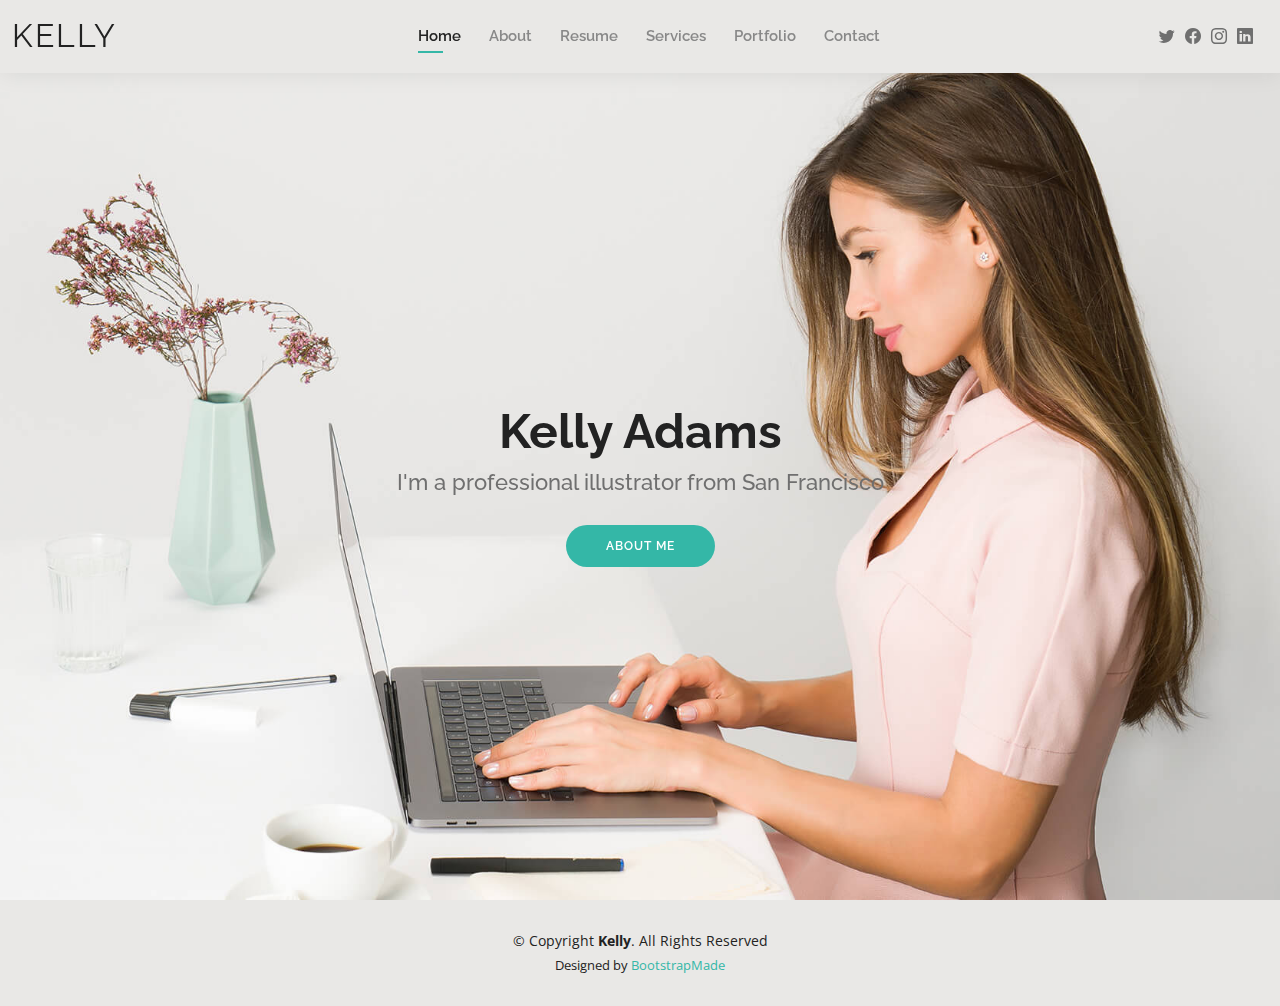
<file: practice/Portfolio/Kelly/index.html>
<!DOCTYPE html>
<html lang="en">

<head>
  <meta charset="utf-8">
  <meta content="width=device-width, initial-scale=1.0" name="viewport">

  <title>Kelly Bootstrap Template - Index</title>
  <meta content="" name="description">
  <meta content="" name="keywords">

  <!-- Favicons -->
  <link href="assets/img/favicon.png" rel="icon">
  <link href="assets/img/apple-touch-icon.png" rel="apple-touch-icon">

  <!-- Google Fonts -->
  <link href="https://fonts.googleapis.com/css?family=Open+Sans:300,300i,400,400i,600,600i,700,700i|Raleway:300,300i,400,400i,500,500i,600,600i,700,700i|Poppins:300,300i,400,400i,500,500i,600,600i,700,700i" rel="stylesheet">

  <!-- Vendor CSS Files -->
  <link href="assets/vendor/aos/aos.css" rel="stylesheet">
  <link href="assets/vendor/bootstrap/css/bootstrap.min.css" rel="stylesheet">
  <link href="assets/vendor/bootstrap-icons/bootstrap-icons.css" rel="stylesheet">
  <link href="assets/vendor/boxicons/css/boxicons.min.css" rel="stylesheet">
  <link href="assets/vendor/glightbox/css/glightbox.min.css" rel="stylesheet">
  <link href="assets/vendor/swiper/swiper-bundle.min.css" rel="stylesheet">

  <!-- Template Main CSS File -->
  <link href="assets/css/style.css" rel="stylesheet">

  <!-- =======================================================
  * Template Name: Kelly
  * Updated: Mar 10 2023 with Bootstrap v5.2.3
  * Template URL: https://bootstrapmade.com/kelly-free-bootstrap-cv-resume-html-template/
  * Author: BootstrapMade.com
  * License: https://bootstrapmade.com/license/
  ======================================================== -->
</head>

<body>

  <!-- ======= Header ======= -->
  <header id="header" class="fixed-top">
    <div class="container-fluid d-flex justify-content-between align-items-center">

      <h1 class="logo me-auto me-lg-0"><a href="index.html">Kelly</a></h1>
      <!-- Uncomment below if you prefer to use an image logo -->
      <!-- <a href="index.html" class="logo"><img src="assets/img/logo.png" alt="" class="img-fluid"></a>-->

      <nav id="navbar" class="navbar order-last order-lg-0">
        <ul>
          <li><a class="active" href="index.html">Home</a></li>
          <li><a href="about.html">About</a></li>
          <li><a href="resume.html">Resume</a></li>
          <li><a href="services.html">Services</a></li>
          <li><a href="portfolio.html">Portfolio</a></li>
          <li><a href="contact.html">Contact</a></li>
        </ul>
        <i class="bi bi-list mobile-nav-toggle"></i>
      </nav><!-- .navbar -->

      <div class="header-social-links">
        <a href="#" class="twitter"><i class="bi bi-twitter"></i></a>
        <a href="#" class="facebook"><i class="bi bi-facebook"></i></a>
        <a href="#" class="instagram"><i class="bi bi-instagram"></i></a>
        <a href="#" class="linkedin"><i class="bi bi-linkedin"></i></i></a>
      </div>

    </div>

  </header><!-- End Header -->

  <!-- ======= Hero Section ======= -->
  <section id="hero" class="d-flex align-items-center">
    <div class="container d-flex flex-column align-items-center" data-aos="zoom-in" data-aos-delay="100">
      <h1>Kelly Adams</h1>
      <h2>I'm a professional illustrator from San Francisco</h2>
      <a href="about.html" class="btn-about">About Me</a>
    </div>
  </section><!-- End Hero -->

  <!-- ======= Footer ======= -->
  <footer id="footer">
    <div class="container">
      <div class="copyright">
        &copy; Copyright <strong><span>Kelly</span></strong>. All Rights Reserved
      </div>
      <div class="credits">
        <!-- All the links in the footer should remain intact. -->
        <!-- You can delete the links only if you purchased the pro version. -->
        <!-- Licensing information: https://bootstrapmade.com/license/ -->
        <!-- Purchase the pro version with working PHP/AJAX contact form: https://bootstrapmade.com/kelly-free-bootstrap-cv-resume-html-template/ -->
        Designed by <a href="https://bootstrapmade.com/">BootstrapMade</a>
      </div>
    </div>
  </footer><!-- End  Footer -->

  <div id="preloader"></div>
  <a href="#" class="back-to-top d-flex align-items-center justify-content-center"><i class="bi bi-arrow-up-short"></i></a>

  <!-- Vendor JS Files -->
  <script src="assets/vendor/purecounter/purecounter_vanilla.js"></script>
  <script src="assets/vendor/aos/aos.js"></script>
  <script src="assets/vendor/bootstrap/js/bootstrap.bundle.min.js"></script>
  <script src="assets/vendor/glightbox/js/glightbox.min.js"></script>
  <script src="assets/vendor/isotope-layout/isotope.pkgd.min.js"></script>
  <script src="assets/vendor/swiper/swiper-bundle.min.js"></script>
  <script src="assets/vendor/waypoints/noframework.waypoints.js"></script>
  <script src="assets/vendor/php-email-form/validate.js"></script>

  <!-- Template Main JS File -->
  <script src="assets/js/main.js"></script>

</body>

</html>
</file>
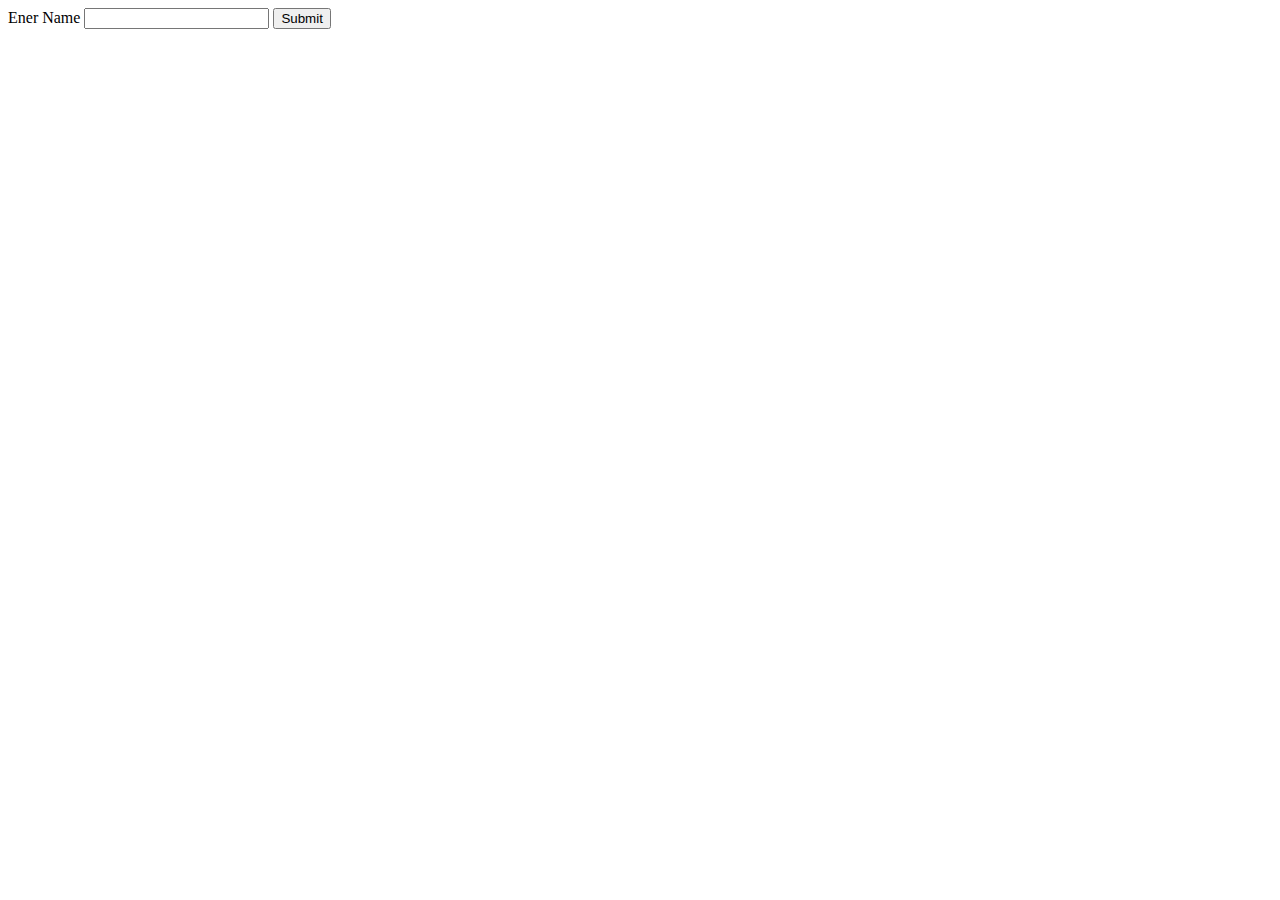
<file: practice/Program1.html>
<!DOCTYPE html>
<html lang="en">
<head>
    <meta charset="UTF-8">
    <meta http-equiv="X-UA-Compatible" content="IE=edge">
    <meta name="viewport" content="width=device-width, initial-scale=1.0">
    <title>Javascript practices</title>
</head>
<body>
    <label for="Input">Ener Name</label>
    <input type="text" id="nameValue">
    <button onclick="show()">Submit</button>
    <p id="inputText"></p>
    <script>
        function show(){
            var input=document.getElementById('nameValue').value;
            document.getElementById('inputText').innerHTML=input;
            window.alert("message print")
        }
    </script>
</body>
</html>
</file>
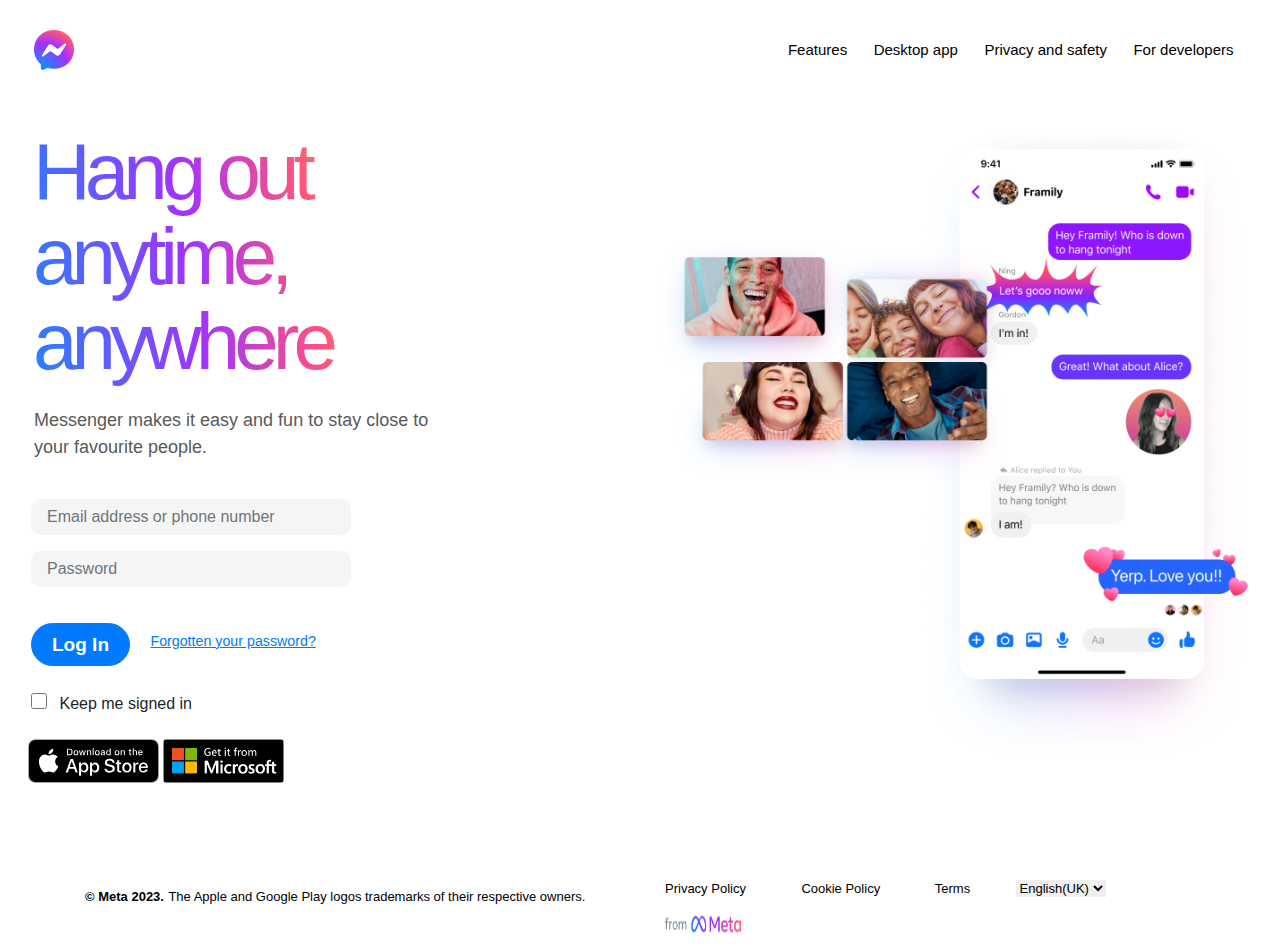
<file: practice/Messenger/messenger.html>
<!DOCTYPE html>
<html lang="en">
<head>
    <meta charset="UTF-8">
    <meta http-equiv="X-UA-Compatible" content="IE=edge">
    <meta name="viewport" content="width=device-width, initial-scale=1.0">
    <title>Messenger</title>
    <link rel="stylesheet" href="https://cdn.jsdelivr.net/npm/bootstrap@4.0.0/dist/css/bootstrap.min.css" integrity="sha384-Gn5384xqQ1aoWXA+058RXPxPg6fy4IWvTNh0E263XmFcJlSAwiGgFAW/dAiS6JXm" crossorigin="anonymous">
    <link rel="stylesheet" href="style.css" type="text/css">
</head>
<body>

        <header>       
            <div class="container-fluid bg-white navi">
                <nav class="navbar navbar-expand-lg navbar-light bg-white">                   
                    <a href="">
                        <img src="image/logo.png" class="icon-img" alt="icon of Messenger" >
                    </a>                  
                    <button class="navbar-toggler " type="button" data-toggle="collapse" data-target="#navbarNav" aria-controls="navbarNav" aria-expanded="false" aria-label="Toggle navigation">
                      <span class="navbar-toggler-icon"></span>
                    </button>
                    <div class="collapse navbar-collapse " id="navbarNav">
                      <ul class="navbar-nav ml-auto">
                        <li class="nav-item active bg-white">
                            <a href="https://www.messenger.com/features" class="nav-text" >Features</a>
                        </li>
                        <li class="nav-item bg-white">
                            <a href="https://www.messenger.com/desktop" class="nav-text">Desktop app</a>
                        </li>
                        <li class="nav-item bg-white">
                            <a href="https://www.messenger.com/privacy" class="nav-text">Privacy and safety</a>
                        </li>
                        <li class="nav-item bg-white">
                            <a href="https://developers.facebook.com/products/messenger/" class="nav-text">For developers</a>
                        </li>
                      </ul>
                    </div>
                  </nav>
                  
                </div>
                
                
                
          </header>

          <section class="middle-section">

            <div class="container-fluid">
            <div class="row">
                <div class="left col-lg-6 col-12 ">
                    <h1 class="big-text ">
                        Hang out
                        <br>
                       anytime, 
                       <br>
                       anywhere
                    </h1>
                   <p class="text-left">Messenger makes it easy and fun to stay close to your favourite people.</p> 
                   <form class="pl-3 " onsubmit="return validate()">
                    <div class="form-group">
                      <input type="email" class="form-control" id="exampleInputEmail1" aria-describedby="emailHelp" placeholder="Email address or phone number">   
                    </div>
                    <div class="form-group">
                      <input type="password" class="form-control" id="exampleInputPassword1" placeholder="Password">
                    </div>
                    <button type="submit" class="btn btn-primary">Log In</button>
                    <a class="forget-pass" href="">Forgotten your password?</a>
                   <div>
                    <input type="checkbox" value="1" class="check-box">
                    <label  class="ml-2" id="n">Keep me signed in</label>
                   </div>
                  </form>
                  <div class="image-app-micro">
                   
                    <a href="https://apps.apple.com/us/app/messenger/id1480068668?mt=12">
                        <img class="apple-image" src="image/apple.svg" alt=""></a>
                   <a href="https://www.microsoft.com/en-us/p/messenger/9wzdncrf0083?activetab=pivot:overviewtab">
                     <img class="micro-image" src="image/micro.jpg" alt=""></a>
                    
                </div>
                  
                </div>
                <div class="col-lg-6 col-12">
                    <img class="side-img" src="image/rightimage.png" alt="">
                    
                </div>
                
            </div>
        </div>
          </section>

          <footer>
            <div class="container">
                <div class="row">
                    <div class="col-lg-6 mt-2 col-12">
                        <span class="meta"> © Meta&nbsp;2023.</span>
                        <span class="trademark">The Apple and Google Play logos trademarks of their respective owners.</span>
                    </div>
                    <div class="col-lg-6 foot-links col-12">
                        <a href="">Privacy Policy</a>
                        <a href="">Cookie Policy
                            <a href="">Terms</a>
                            
                            <select name="language-picker-select" id="language-picker-select">
                                <option lang="de" value="deutsch">Deutsch</option>
                                <option lang="en" value="english" selected>English(UK)</option>
                                <option lang="fr" value="francais">Français</option>
                                <option lang="it" value="italiano">Italiano</option>
                              </select>
                           <img class="meta-img"src="image/meta.jpg" alt="">
                        </a>
                    </div>
                </div>

                
            </div>
          </footer>
       
            
   
    



    <script src="https://code.jquery.com/jquery-3.2.1.slim.min.js" integrity="sha384-KJ3o2DKtIkvYIK3UENzmM7KCkRr/rE9/Qpg6aAZGJwFDMVNA/GpGFF93hXpG5KkN" crossorigin="anonymous"></script>
<script src="https://cdn.jsdelivr.net/npm/popper.js@1.12.9/dist/umd/popper.min.js" integrity="sha384-ApNbgh9B+Y1QKtv3Rn7W3mgPxhU9K/ScQsAP7hUibX39j7fakFPskvXusvfa0b4Q" crossorigin="anonymous"></script>
<script src="https://cdn.jsdelivr.net/npm/bootstrap@4.0.0/dist/js/bootstrap.min.js" integrity="sha384-JZR6Spejh4U02d8jOt6vLEHfe/JQGiRRSQQxSfFWpi1MquVdAyjUar5+76PVCmYl" crossorigin="anonymous"></script>

<script src="main.js"></script>
</body>
</html>
</file>
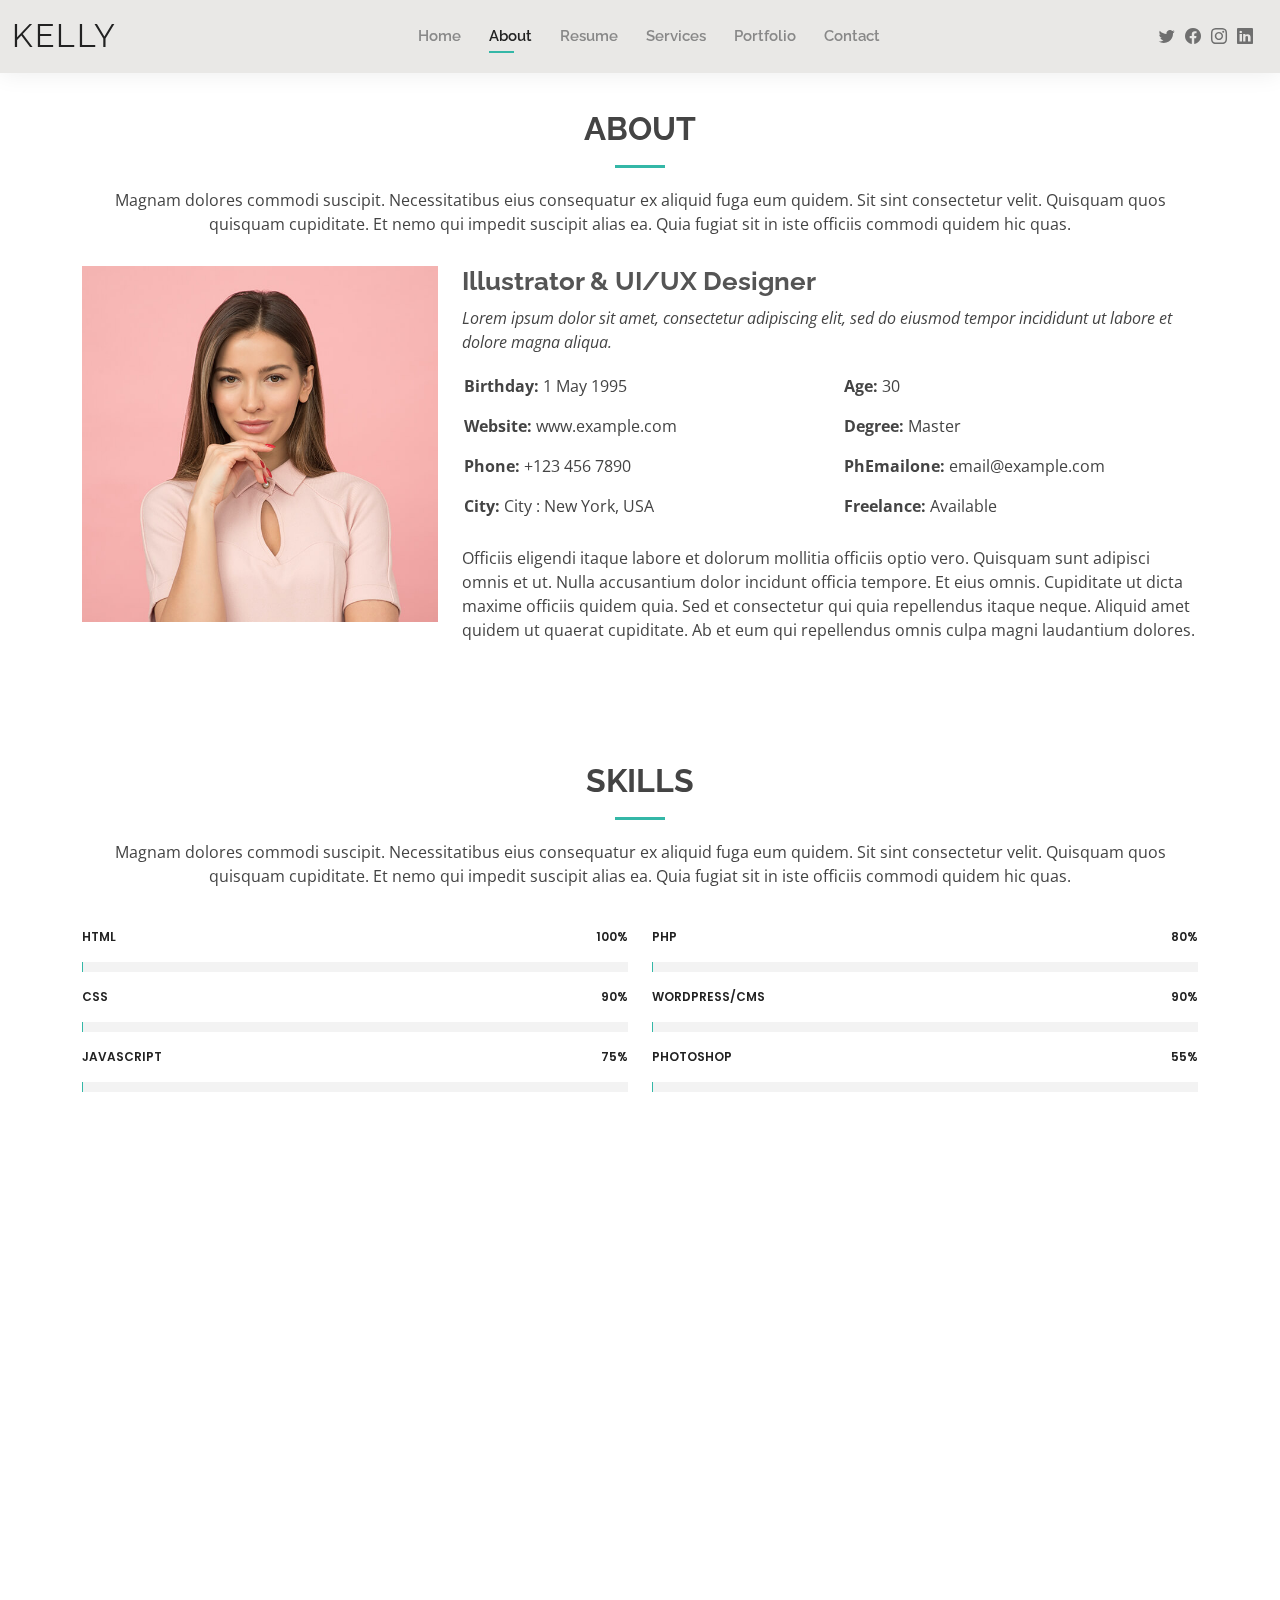
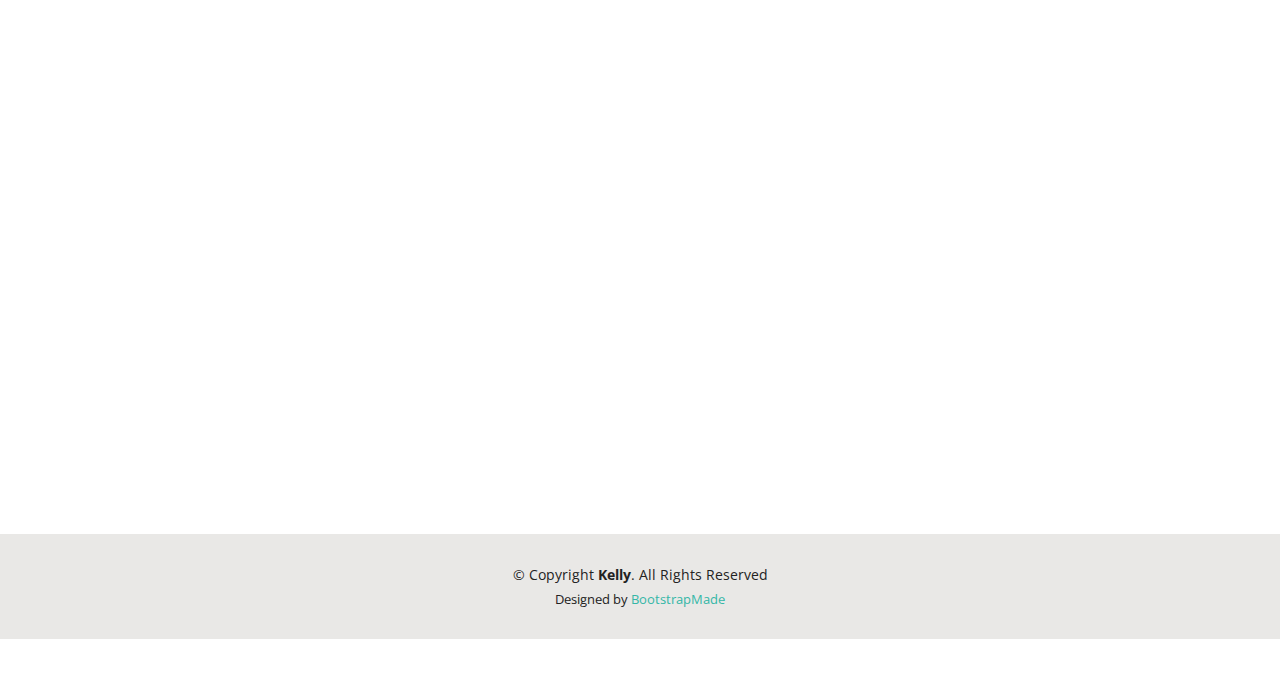
<file: practice/Portfolio/Kelly/about.html>
<!DOCTYPE html>
<html lang="en">

<head>
  <meta charset="utf-8">
  <meta content="width=device-width, initial-scale=1.0" name="viewport">

  <title>About - Kelly Bootstrap Template</title>
  <meta content="" name="description">
  <meta content="" name="keywords">

  <!-- Favicons -->
  <link href="assets/img/favicon.png" rel="icon">
  <link href="assets/img/apple-touch-icon.png" rel="apple-touch-icon">

  <!-- Google Fonts -->
  <link href="https://fonts.googleapis.com/css?family=Open+Sans:300,300i,400,400i,600,600i,700,700i|Raleway:300,300i,400,400i,500,500i,600,600i,700,700i|Poppins:300,300i,400,400i,500,500i,600,600i,700,700i" rel="stylesheet">

  <!-- Vendor CSS Files -->
  <link href="assets/vendor/aos/aos.css" rel="stylesheet">
  <link href="assets/vendor/bootstrap/css/bootstrap.min.css" rel="stylesheet">
  <link href="assets/vendor/bootstrap-icons/bootstrap-icons.css" rel="stylesheet">
  <link href="assets/vendor/boxicons/css/boxicons.min.css" rel="stylesheet">
  <link href="assets/vendor/glightbox/css/glightbox.min.css" rel="stylesheet">
  <link href="assets/vendor/swiper/swiper-bundle.min.css" rel="stylesheet">

  <!-- Template Main CSS File -->
  <link href="assets/css/style.css" rel="stylesheet">

  <!-- =======================================================
  * Template Name: Kelly
  * Updated: Mar 10 2023 with Bootstrap v5.2.3
  * Template URL: https://bootstrapmade.com/kelly-free-bootstrap-cv-resume-html-template/
  * Author: BootstrapMade.com
  * License: https://bootstrapmade.com/license/
  ======================================================== -->
</head>

<body>

  <!-- ======= Header ======= -->
  <header id="header" class="fixed-top">
    <div class="container-fluid d-flex justify-content-between align-items-center">

      <h1 class="logo me-auto me-lg-0"><a href="index.html">Kelly</a></h1>
      <!-- Uncomment below if you prefer to use an image logo -->
      <!-- <a href="index.html" class="logo"><img src="assets/img/logo.png" alt="" class="img-fluid"></a>-->

      <nav id="navbar" class="navbar order-last order-lg-0">
        <ul>
          <li><a href="index.html">Home</a></li>
          <li><a class="active" href="about.html">About</a></li>
          <li><a href="resume.html">Resume</a></li>
          <li><a href="services.html">Services</a></li>
          <li><a href="portfolio.html">Portfolio</a></li>
          <li><a href="contact.html">Contact</a></li>
        </ul>
        <i class="bi bi-list mobile-nav-toggle"></i>
      </nav><!-- .navbar -->

      <div class="header-social-links">
        <a href="#" class="twitter"><i class="bi bi-twitter"></i></a>
        <a href="#" class="facebook"><i class="bi bi-facebook"></i></a>
        <a href="#" class="instagram"><i class="bi bi-instagram"></i></a>
        <a href="#" class="linkedin"><i class="bi bi-linkedin"></i></i></a>
      </div>

    </div>

  </header><!-- End Header -->

  <main id="main">

    <!-- ======= About Section ======= -->
    <section id="about" class="about">
      <div class="container" data-aos="fade-up">

        <div class="section-title">
          <h2>About</h2>
          <p>Magnam dolores commodi suscipit. Necessitatibus eius consequatur ex aliquid fuga eum quidem. Sit sint consectetur velit. Quisquam quos quisquam cupiditate. Et nemo qui impedit suscipit alias ea. Quia fugiat sit in iste officiis commodi quidem hic quas.</p>
        </div>

        <div class="row">
          <div class="col-lg-4">
            <img src="assets/img/about.jpg" class="img-fluid" alt="">
          </div>
          <div class="col-lg-8 pt-4 pt-lg-0 content">
            <h3>Illustrator &amp; UI/UX Designer</h3>
            <p class="fst-italic">
              Lorem ipsum dolor sit amet, consectetur adipiscing elit, sed do eiusmod tempor incididunt ut labore et dolore
              magna aliqua.
            </p>
            <div class="row">
              <div class="col-lg-6">
                <ul>
                  <li><i class="bi bi-rounded-right"></i> <strong>Birthday:</strong> 1 May 1995</li>
                  <li><i class="bi bi-rounded-right"></i> <strong>Website:</strong> www.example.com</li>
                  <li><i class="bi bi-rounded-right"></i> <strong>Phone:</strong> +123 456 7890</li>
                  <li><i class="bi bi-rounded-right"></i> <strong>City:</strong> City : New York, USA</li>
                </ul>
              </div>
              <div class="col-lg-6">
                <ul>
                  <li><i class="bi bi-rounded-right"></i> <strong>Age:</strong> 30</li>
                  <li><i class="bi bi-rounded-right"></i> <strong>Degree:</strong> Master</li>
                  <li><i class="bi bi-rounded-right"></i> <strong>PhEmailone:</strong> email@example.com</li>
                  <li><i class="bi bi-rounded-right"></i> <strong>Freelance:</strong> Available</li>
                </ul>
              </div>
            </div>
            <p>
              Officiis eligendi itaque labore et dolorum mollitia officiis optio vero. Quisquam sunt adipisci omnis et ut. Nulla accusantium dolor incidunt officia tempore. Et eius omnis.
              Cupiditate ut dicta maxime officiis quidem quia. Sed et consectetur qui quia repellendus itaque neque. Aliquid amet quidem ut quaerat cupiditate. Ab et eum qui repellendus omnis culpa magni laudantium dolores.
            </p>
          </div>
        </div>

      </div>
    </section><!-- End About Section -->

    <!-- ======= Skills Section ======= -->
    <section id="skills" class="skills">
      <div class="container" data-aos="fade-up">

        <div class="section-title">
          <h2>Skills</h2>
          <p>Magnam dolores commodi suscipit. Necessitatibus eius consequatur ex aliquid fuga eum quidem. Sit sint consectetur velit. Quisquam quos quisquam cupiditate. Et nemo qui impedit suscipit alias ea. Quia fugiat sit in iste officiis commodi quidem hic quas.</p>
        </div>

        <div class="row skills-content">

          <div class="col-lg-6">

            <div class="progress">
              <span class="skill">HTML <i class="val">100%</i></span>
              <div class="progress-bar-wrap">
                <div class="progress-bar" role="progressbar" aria-valuenow="100" aria-valuemin="0" aria-valuemax="100"></div>
              </div>
            </div>

            <div class="progress">
              <span class="skill">CSS <i class="val">90%</i></span>
              <div class="progress-bar-wrap">
                <div class="progress-bar" role="progressbar" aria-valuenow="90" aria-valuemin="0" aria-valuemax="100"></div>
              </div>
            </div>

            <div class="progress">
              <span class="skill">JavaScript <i class="val">75%</i></span>
              <div class="progress-bar-wrap">
                <div class="progress-bar" role="progressbar" aria-valuenow="75" aria-valuemin="0" aria-valuemax="100"></div>
              </div>
            </div>

          </div>

          <div class="col-lg-6">

            <div class="progress">
              <span class="skill">PHP <i class="val">80%</i></span>
              <div class="progress-bar-wrap">
                <div class="progress-bar" role="progressbar" aria-valuenow="80" aria-valuemin="0" aria-valuemax="100"></div>
              </div>
            </div>

            <div class="progress">
              <span class="skill">WordPress/CMS <i class="val">90%</i></span>
              <div class="progress-bar-wrap">
                <div class="progress-bar" role="progressbar" aria-valuenow="90" aria-valuemin="0" aria-valuemax="100"></div>
              </div>
            </div>

            <div class="progress">
              <span class="skill">Photoshop <i class="val">55%</i></span>
              <div class="progress-bar-wrap">
                <div class="progress-bar" role="progressbar" aria-valuenow="55" aria-valuemin="0" aria-valuemax="100"></div>
              </div>
            </div>

          </div>

        </div>

      </div>
    </section><!-- End Skills Section -->

    <!-- ======= Facts Section ======= -->
    <section id="facts" class="facts">
      <div class="container" data-aos="fade-up">

        <div class="section-title">
          <h2>Facts</h2>
          <p>Magnam dolores commodi suscipit. Necessitatibus eius consequatur ex aliquid fuga eum quidem. Sit sint consectetur velit. Quisquam quos quisquam cupiditate. Et nemo qui impedit suscipit alias ea. Quia fugiat sit in iste officiis commodi quidem hic quas.</p>
        </div>

        <div class="row counters">

          <div class="col-lg-3 col-6 text-center">
            <span data-purecounter-start="0" data-purecounter-end="232" data-purecounter-duration="1" class="purecounter"></span>
            <p>Clients</p>
          </div>

          <div class="col-lg-3 col-6 text-center">
            <span data-purecounter-start="0" data-purecounter-end="521" data-purecounter-duration="1" class="purecounter"></span>
            <p>Projects</p>
          </div>

          <div class="col-lg-3 col-6 text-center">
            <span data-purecounter-start="0" data-purecounter-end="1463" data-purecounter-duration="1" class="purecounter"></span>
            <p>Hours Of Support</p>
          </div>

          <div class="col-lg-3 col-6 text-center">
            <span data-purecounter-start="0" data-purecounter-end="15" data-purecounter-duration="1" class="purecounter"></span>
            <p>Hard Workers</p>
          </div>

        </div>

      </div>
    </section><!-- End Facts Section -->

    <!-- ======= Testimonials Section ======= -->
    <section id="testimonials" class="testimonials">
      <div class="container" data-aos="fade-up">

        <div class="section-title">
          <h2>Testimonials</h2>
          <p>Magnam dolores commodi suscipit. Necessitatibus eius consequatur ex aliquid fuga eum quidem. Sit sint consectetur velit. Quisquam quos quisquam cupiditate. Et nemo qui impedit suscipit alias ea. Quia fugiat sit in iste officiis commodi quidem hic quas.</p>
        </div>

        <div class="testimonials-slider swiper" data-aos="fade-up" data-aos-delay="100">
          <div class="swiper-wrapper">

            <div class="swiper-slide">
              <div class="testimonial-item">
                <img src="assets/img/testimonials/testimonials-1.jpg" class="testimonial-img" alt="">
                <h3>Saul Goodman</h3>
                <h4>Ceo &amp; Founder</h4>
                <p>
                  <i class="bx bxs-quote-alt-left quote-icon-left"></i>
                  Proin iaculis purus consequat sem cure digni ssim donec porttitora entum suscipit rhoncus. Accusantium quam, ultricies eget id, aliquam eget nibh et. Maecen aliquam, risus at semper.
                  <i class="bx bxs-quote-alt-right quote-icon-right"></i>
                </p>
              </div>
            </div><!-- End testimonial item -->

            <div class="swiper-slide">
              <div class="testimonial-item">
                <img src="assets/img/testimonials/testimonials-2.jpg" class="testimonial-img" alt="">
                <h3>Sara Wilsson</h3>
                <h4>Designer</h4>
                <p>
                  <i class="bx bxs-quote-alt-left quote-icon-left"></i>
                  Export tempor illum tamen malis malis eram quae irure esse labore quem cillum quid cillum eram malis quorum velit fore eram velit sunt aliqua noster fugiat irure amet legam anim culpa.
                  <i class="bx bxs-quote-alt-right quote-icon-right"></i>
                </p>
              </div>
            </div><!-- End testimonial item -->

            <div class="swiper-slide">
              <div class="testimonial-item">
                <img src="assets/img/testimonials/testimonials-3.jpg" class="testimonial-img" alt="">
                <h3>Jena Karlis</h3>
                <h4>Store Owner</h4>
                <p>
                  <i class="bx bxs-quote-alt-left quote-icon-left"></i>
                  Enim nisi quem export duis labore cillum quae magna enim sint quorum nulla quem veniam duis minim tempor labore quem eram duis noster aute amet eram fore quis sint minim.
                  <i class="bx bxs-quote-alt-right quote-icon-right"></i>
                </p>
              </div>
            </div><!-- End testimonial item -->

            <div class="swiper-slide">
              <div class="testimonial-item">
                <img src="assets/img/testimonials/testimonials-4.jpg" class="testimonial-img" alt="">
                <h3>Matt Brandon</h3>
                <h4>Freelancer</h4>
                <p>
                  <i class="bx bxs-quote-alt-left quote-icon-left"></i>
                  Fugiat enim eram quae cillum dolore dolor amet nulla culpa multos export minim fugiat minim velit minim dolor enim duis veniam ipsum anim magna sunt elit fore quem dolore labore illum veniam.
                  <i class="bx bxs-quote-alt-right quote-icon-right"></i>
                </p>
              </div>
            </div><!-- End testimonial item -->

            <div class="swiper-slide">
              <div class="testimonial-item">
                <img src="assets/img/testimonials/testimonials-5.jpg" class="testimonial-img" alt="">
                <h3>John Larson</h3>
                <h4>Entrepreneur</h4>
                <p>
                  <i class="bx bxs-quote-alt-left quote-icon-left"></i>
                  Quis quorum aliqua sint quem legam fore sunt eram irure aliqua veniam tempor noster veniam enim culpa labore duis sunt culpa nulla illum cillum fugiat legam esse veniam culpa fore nisi cillum quid.
                  <i class="bx bxs-quote-alt-right quote-icon-right"></i>
                </p>
              </div>
            </div><!-- End testimonial item -->

          </div>
          <div class="swiper-pagination"></div>
        </div>

      </div>
    </section><!-- End Testimonials Section -->

  </main><!-- End #main -->

  <!-- ======= Footer ======= -->
  <footer id="footer">
    <div class="container">
      <div class="copyright">
        &copy; Copyright <strong><span>Kelly</span></strong>. All Rights Reserved
      </div>
      <div class="credits">
        <!-- All the links in the footer should remain intact. -->
        <!-- You can delete the links only if you purchased the pro version. -->
        <!-- Licensing information: https://bootstrapmade.com/license/ -->
        <!-- Purchase the pro version with working PHP/AJAX contact form: https://bootstrapmade.com/kelly-free-bootstrap-cv-resume-html-template/ -->
        Designed by <a href="https://bootstrapmade.com/">BootstrapMade</a>
      </div>
    </div>
  </footer><!-- End  Footer -->

  <div id="preloader"></div>
  <a href="#" class="back-to-top d-flex align-items-center justify-content-center"><i class="bi bi-arrow-up-short"></i></a>

  <!-- Vendor JS Files -->
  <script src="assets/vendor/purecounter/purecounter_vanilla.js"></script>
  <script src="assets/vendor/aos/aos.js"></script>
  <script src="assets/vendor/bootstrap/js/bootstrap.bundle.min.js"></script>
  <script src="assets/vendor/glightbox/js/glightbox.min.js"></script>
  <script src="assets/vendor/isotope-layout/isotope.pkgd.min.js"></script>
  <script src="assets/vendor/swiper/swiper-bundle.min.js"></script>
  <script src="assets/vendor/waypoints/noframework.waypoints.js"></script>
  <script src="assets/vendor/php-email-form/validate.js"></script>

  <!-- Template Main JS File -->
  <script src="assets/js/main.js"></script>

</body>

</html>
</file>
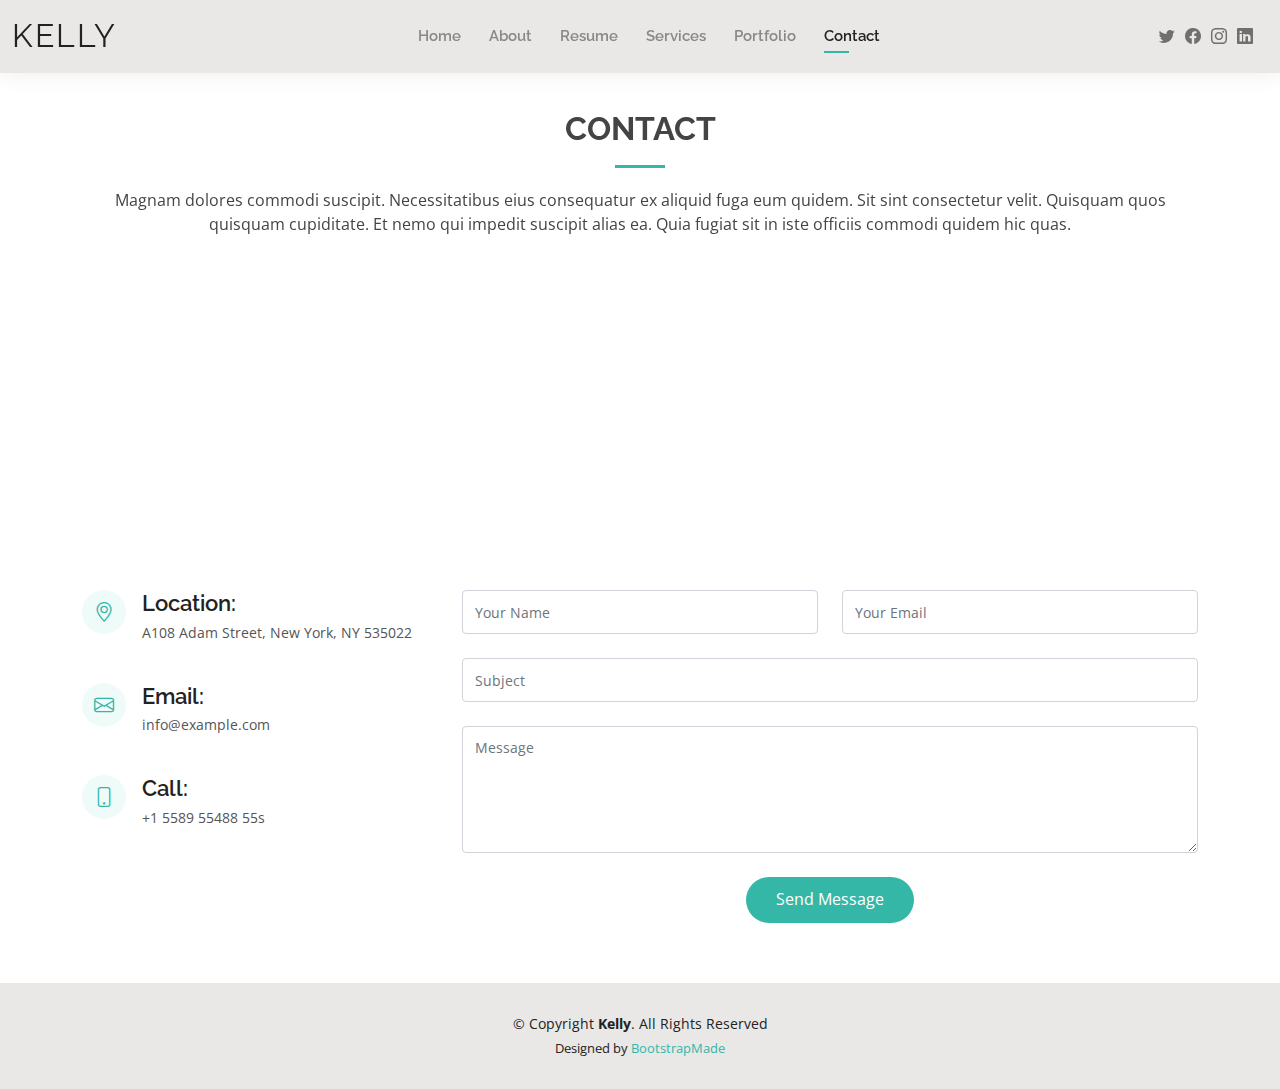
<file: practice/Portfolio/Kelly/contact.html>
<!DOCTYPE html>
<html lang="en">

<head>
  <meta charset="utf-8">
  <meta content="width=device-width, initial-scale=1.0" name="viewport">

  <title>Contact - Kelly Bootstrap Template</title>
  <meta content="" name="description">
  <meta content="" name="keywords">

  <!-- Favicons -->
  <link href="assets/img/favicon.png" rel="icon">
  <link href="assets/img/apple-touch-icon.png" rel="apple-touch-icon">

  <!-- Google Fonts -->
  <link href="https://fonts.googleapis.com/css?family=Open+Sans:300,300i,400,400i,600,600i,700,700i|Raleway:300,300i,400,400i,500,500i,600,600i,700,700i|Poppins:300,300i,400,400i,500,500i,600,600i,700,700i" rel="stylesheet">

  <!-- Vendor CSS Files -->
  <link href="assets/vendor/aos/aos.css" rel="stylesheet">
  <link href="assets/vendor/bootstrap/css/bootstrap.min.css" rel="stylesheet">
  <link href="assets/vendor/bootstrap-icons/bootstrap-icons.css" rel="stylesheet">
  <link href="assets/vendor/boxicons/css/boxicons.min.css" rel="stylesheet">
  <link href="assets/vendor/glightbox/css/glightbox.min.css" rel="stylesheet">
  <link href="assets/vendor/swiper/swiper-bundle.min.css" rel="stylesheet">

  <!-- Template Main CSS File -->
  <link href="assets/css/style.css" rel="stylesheet">

  <!-- =======================================================
  * Template Name: Kelly
  * Updated: Mar 10 2023 with Bootstrap v5.2.3
  * Template URL: https://bootstrapmade.com/kelly-free-bootstrap-cv-resume-html-template/
  * Author: BootstrapMade.com
  * License: https://bootstrapmade.com/license/
  ======================================================== -->
</head>

<body>

  <!-- ======= Header ======= -->
  <header id="header" class="fixed-top">
    <div class="container-fluid d-flex justify-content-between align-items-center">

      <h1 class="logo me-auto me-lg-0"><a href="index.html">Kelly</a></h1>
      <!-- Uncomment below if you prefer to use an image logo -->
      <!-- <a href="index.html" class="logo"><img src="assets/img/logo.png" alt="" class="img-fluid"></a>-->

      <nav id="navbar" class="navbar order-last order-lg-0">
        <ul>
          <li><a href="index.html">Home</a></li>
          <li><a href="about.html">About</a></li>
          <li><a href="resume.html">Resume</a></li>
          <li><a href="services.html">Services</a></li>
          <li><a href="portfolio.html">Portfolio</a></li>
          <li><a class="active" href="contact.html">Contact</a></li>
        </ul>
        <i class="bi bi-list mobile-nav-toggle"></i>
      </nav><!-- .navbar -->

      <div class="header-social-links">
        <a href="#" class="twitter"><i class="bi bi-twitter"></i></a>
        <a href="#" class="facebook"><i class="bi bi-facebook"></i></a>
        <a href="#" class="instagram"><i class="bi bi-instagram"></i></a>
        <a href="#" class="linkedin"><i class="bi bi-linkedin"></i></i></a>
      </div>

    </div>

  </header><!-- End Header -->

  <main id="main">

    <!-- ======= Contact Section ======= -->
    <section id="contact" class="contact">
      <div class="container" data-aos="fade-up">

        <div class="section-title">
          <h2>Contact</h2>
          <p>Magnam dolores commodi suscipit. Necessitatibus eius consequatur ex aliquid fuga eum quidem. Sit sint consectetur velit. Quisquam quos quisquam cupiditate. Et nemo qui impedit suscipit alias ea. Quia fugiat sit in iste officiis commodi quidem hic quas.</p>
        </div>

        <div>
          <iframe style="border:0; width: 100%; height: 270px;" src="https://www.google.com/maps/embed?pb=!1m14!1m8!1m3!1d12097.433213460943!2d-74.0062269!3d40.7101282!3m2!1i1024!2i768!4f13.1!3m3!1m2!1s0x0%3A0xb89d1fe6bc499443!2sDowntown+Conference+Center!5e0!3m2!1smk!2sbg!4v1539943755621" frameborder="0" allowfullscreen></iframe>
        </div>

        <div class="row mt-5">

          <div class="col-lg-4">
            <div class="info">
              <div class="address">
                <i class="bi bi-geo-alt"></i>
                <h4>Location:</h4>
                <p>A108 Adam Street, New York, NY 535022</p>
              </div>

              <div class="email">
                <i class="bi bi-envelope"></i>
                <h4>Email:</h4>
                <p>info@example.com</p>
              </div>

              <div class="phone">
                <i class="bi bi-phone"></i>
                <h4>Call:</h4>
                <p>+1 5589 55488 55s</p>
              </div>

            </div>

          </div>

          <div class="col-lg-8 mt-5 mt-lg-0">

            <form action="forms/contact.php" method="post" role="form" class="php-email-form">
              <div class="row">
                <div class="col-md-6 form-group">
                  <input type="text" name="name" class="form-control" id="name" placeholder="Your Name" required>
                </div>
                <div class="col-md-6 form-group mt-3 mt-md-0">
                  <input type="email" class="form-control" name="email" id="email" placeholder="Your Email" required>
                </div>
              </div>
              <div class="form-group mt-3">
                <input type="text" class="form-control" name="subject" id="subject" placeholder="Subject" required>
              </div>
              <div class="form-group mt-3">
                <textarea class="form-control" name="message" rows="5" placeholder="Message" required></textarea>
              </div>
              <div class="my-3">
                <div class="loading">Loading</div>
                <div class="error-message"></div>
                <div class="sent-message">Your message has been sent. Thank you!</div>
              </div>
              <div class="text-center"><button type="submit">Send Message</button></div>
            </form>

          </div>

        </div>

      </div>
    </section><!-- End Contact Section -->

  </main><!-- End #main -->

  <!-- ======= Footer ======= -->
  <footer id="footer">
    <div class="container">
      <div class="copyright">
        &copy; Copyright <strong><span>Kelly</span></strong>. All Rights Reserved
      </div>
      <div class="credits">
        <!-- All the links in the footer should remain intact. -->
        <!-- You can delete the links only if you purchased the pro version. -->
        <!-- Licensing information: https://bootstrapmade.com/license/ -->
        <!-- Purchase the pro version with working PHP/AJAX contact form: https://bootstrapmade.com/kelly-free-bootstrap-cv-resume-html-template/ -->
        Designed by <a href="https://bootstrapmade.com/">BootstrapMade</a>
      </div>
    </div>
  </footer><!-- End  Footer -->

  <div id="preloader"></div>
  <a href="#" class="back-to-top d-flex align-items-center justify-content-center"><i class="bi bi-arrow-up-short"></i></a>

  <!-- Vendor JS Files -->
  <script src="assets/vendor/purecounter/purecounter_vanilla.js"></script>
  <script src="assets/vendor/aos/aos.js"></script>
  <script src="assets/vendor/bootstrap/js/bootstrap.bundle.min.js"></script>
  <script src="assets/vendor/glightbox/js/glightbox.min.js"></script>
  <script src="assets/vendor/isotope-layout/isotope.pkgd.min.js"></script>
  <script src="assets/vendor/swiper/swiper-bundle.min.js"></script>
  <script src="assets/vendor/waypoints/noframework.waypoints.js"></script>
  <script src="assets/vendor/php-email-form/validate.js"></script>

  <!-- Template Main JS File -->
  <script src="assets/js/main.js"></script>

</body>

</html>
</file>
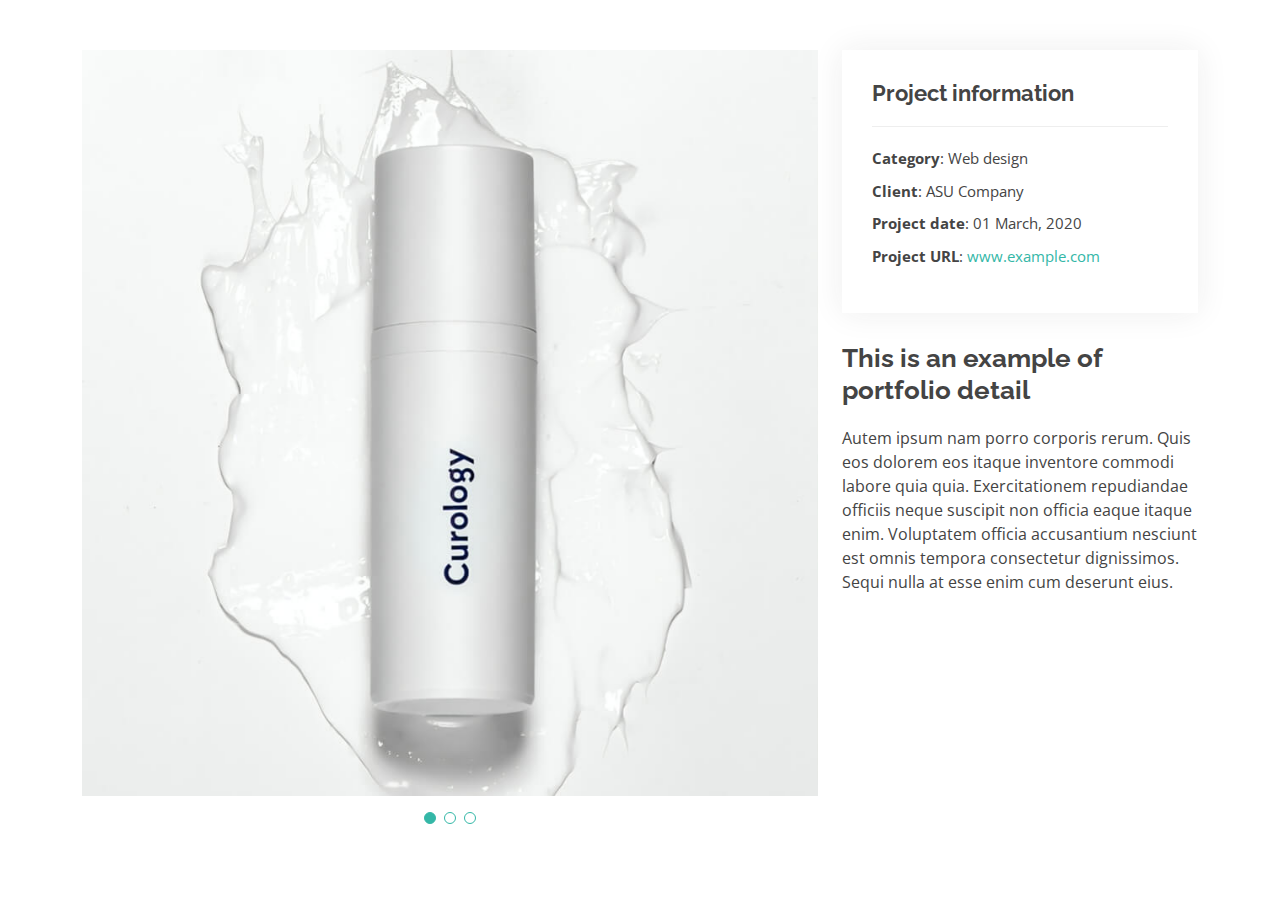
<file: practice/Portfolio/Kelly/portfolio-details.html>
<!DOCTYPE html>
<html lang="en">

<head>
  <meta charset="utf-8">
  <meta content="width=device-width, initial-scale=1.0" name="viewport">

  <title>Portfolio Details - Kelly Bootstrap Template</title>
  <meta content="" name="description">
  <meta content="" name="keywords">

  <!-- Favicons -->
  <link href="assets/img/favicon.png" rel="icon">
  <link href="assets/img/apple-touch-icon.png" rel="apple-touch-icon">

  <!-- Google Fonts -->
  <link href="https://fonts.googleapis.com/css?family=Open+Sans:300,300i,400,400i,600,600i,700,700i|Raleway:300,300i,400,400i,500,500i,600,600i,700,700i|Poppins:300,300i,400,400i,500,500i,600,600i,700,700i" rel="stylesheet">

  <!-- Vendor CSS Files -->
  <link href="assets/vendor/aos/aos.css" rel="stylesheet">
  <link href="assets/vendor/bootstrap/css/bootstrap.min.css" rel="stylesheet">
  <link href="assets/vendor/bootstrap-icons/bootstrap-icons.css" rel="stylesheet">
  <link href="assets/vendor/boxicons/css/boxicons.min.css" rel="stylesheet">
  <link href="assets/vendor/glightbox/css/glightbox.min.css" rel="stylesheet">
  <link href="assets/vendor/swiper/swiper-bundle.min.css" rel="stylesheet">

  <!-- Template Main CSS File -->
  <link href="assets/css/style.css" rel="stylesheet">

  <!-- =======================================================
  * Template Name: Kelly
  * Updated: Mar 10 2023 with Bootstrap v5.2.3
  * Template URL: https://bootstrapmade.com/kelly-free-bootstrap-cv-resume-html-template/
  * Author: BootstrapMade.com
  * License: https://bootstrapmade.com/license/
  ======================================================== -->
</head>

<body>

  <main id="main">

    <!-- ======= Portfolio Details Section ======= -->
    <section id="portfolio-details" class="portfolio-details">
      <div class="container">

        <div class="row gy-4">

          <div class="col-lg-8">
            <div class="portfolio-details-slider swiper">
              <div class="swiper-wrapper align-items-center">

                <div class="swiper-slide">
                  <img src="assets/img/portfolio/portfolio-1.jpg" alt="">
                </div>

                <div class="swiper-slide">
                  <img src="assets/img/portfolio/portfolio-2.jpg" alt="">
                </div>

                <div class="swiper-slide">
                  <img src="assets/img/portfolio/portfolio-3.jpg" alt="">
                </div>

              </div>
              <div class="swiper-pagination"></div>
            </div>
          </div>

          <div class="col-lg-4">
            <div class="portfolio-info">
              <h3>Project information</h3>
              <ul>
                <li><strong>Category</strong>: Web design</li>
                <li><strong>Client</strong>: ASU Company</li>
                <li><strong>Project date</strong>: 01 March, 2020</li>
                <li><strong>Project URL</strong>: <a href="#">www.example.com</a></li>
              </ul>
            </div>
            <div class="portfolio-description">
              <h2>This is an example of portfolio detail</h2>
              <p>
                Autem ipsum nam porro corporis rerum. Quis eos dolorem eos itaque inventore commodi labore quia quia. Exercitationem repudiandae officiis neque suscipit non officia eaque itaque enim. Voluptatem officia accusantium nesciunt est omnis tempora consectetur dignissimos. Sequi nulla at esse enim cum deserunt eius.
              </p>
            </div>
          </div>

        </div>

      </div>
    </section><!-- End Portfolio Details Section -->

  </main><!-- End #main -->

  <div id="preloader"></div>
  <a href="#" class="back-to-top d-flex align-items-center justify-content-center"><i class="bi bi-arrow-up-short"></i></a>

  <!-- Vendor JS Files -->
  <script src="assets/vendor/purecounter/purecounter_vanilla.js"></script>
  <script src="assets/vendor/aos/aos.js"></script>
  <script src="assets/vendor/bootstrap/js/bootstrap.bundle.min.js"></script>
  <script src="assets/vendor/glightbox/js/glightbox.min.js"></script>
  <script src="assets/vendor/isotope-layout/isotope.pkgd.min.js"></script>
  <script src="assets/vendor/swiper/swiper-bundle.min.js"></script>
  <script src="assets/vendor/waypoints/noframework.waypoints.js"></script>
  <script src="assets/vendor/php-email-form/validate.js"></script>

  <!-- Template Main JS File -->
  <script src="assets/js/main.js"></script>

</body>

</html>
</file>
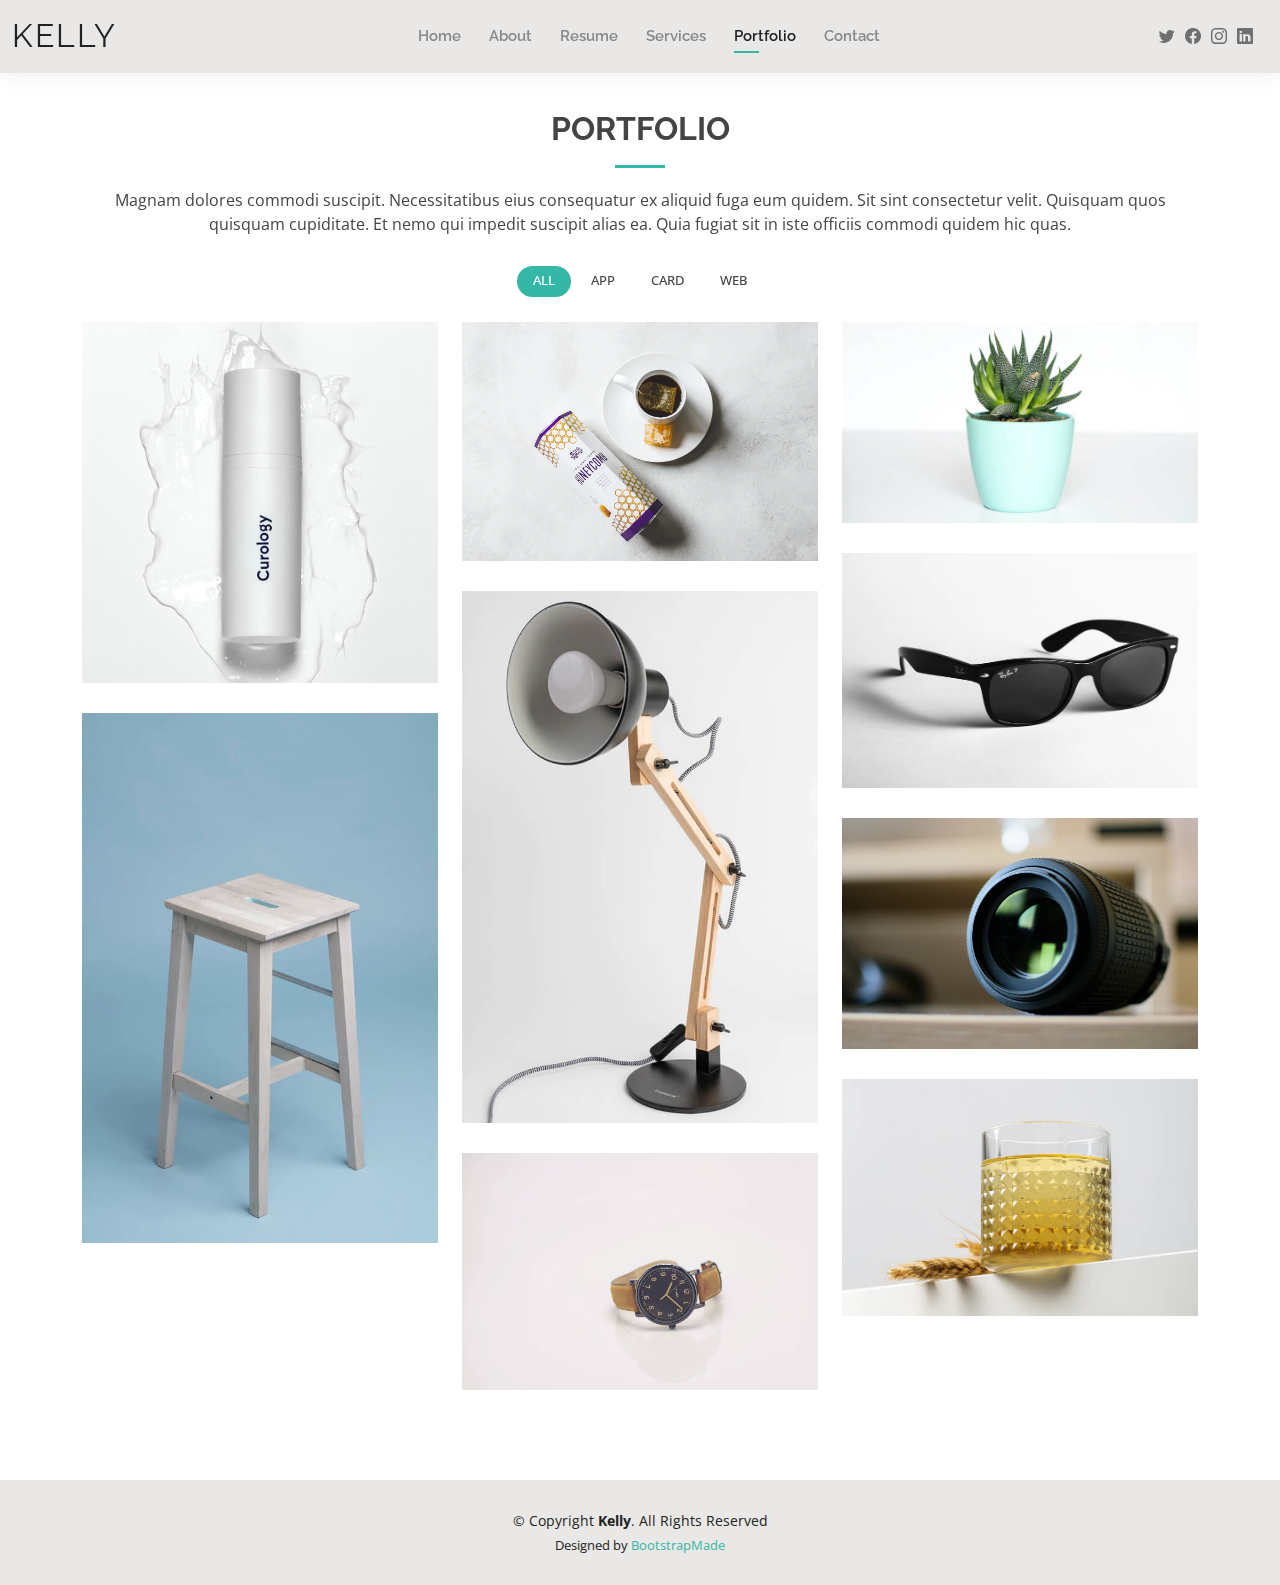
<file: practice/Portfolio/Kelly/portfolio.html>
<!DOCTYPE html>
<html lang="en">

<head>
  <meta charset="utf-8">
  <meta content="width=device-width, initial-scale=1.0" name="viewport">

  <title>Portfolio - Kelly Bootstrap Template</title>
  <meta content="" name="description">
  <meta content="" name="keywords">

  <!-- Favicons -->
  <link href="assets/img/favicon.png" rel="icon">
  <link href="assets/img/apple-touch-icon.png" rel="apple-touch-icon">

  <!-- Google Fonts -->
  <link href="https://fonts.googleapis.com/css?family=Open+Sans:300,300i,400,400i,600,600i,700,700i|Raleway:300,300i,400,400i,500,500i,600,600i,700,700i|Poppins:300,300i,400,400i,500,500i,600,600i,700,700i" rel="stylesheet">

  <!-- Vendor CSS Files -->
  <link href="assets/vendor/aos/aos.css" rel="stylesheet">
  <link href="assets/vendor/bootstrap/css/bootstrap.min.css" rel="stylesheet">
  <link href="assets/vendor/bootstrap-icons/bootstrap-icons.css" rel="stylesheet">
  <link href="assets/vendor/boxicons/css/boxicons.min.css" rel="stylesheet">
  <link href="assets/vendor/glightbox/css/glightbox.min.css" rel="stylesheet">
  <link href="assets/vendor/swiper/swiper-bundle.min.css" rel="stylesheet">

  <!-- Template Main CSS File -->
  <link href="assets/css/style.css" rel="stylesheet">

  <!-- =======================================================
  * Template Name: Kelly
  * Updated: Mar 10 2023 with Bootstrap v5.2.3
  * Template URL: https://bootstrapmade.com/kelly-free-bootstrap-cv-resume-html-template/
  * Author: BootstrapMade.com
  * License: https://bootstrapmade.com/license/
  ======================================================== -->
</head>

<body>

  <!-- ======= Header ======= -->
  <header id="header" class="fixed-top">
    <div class="container-fluid d-flex justify-content-between align-items-center">

      <h1 class="logo me-auto me-lg-0"><a href="index.html">Kelly</a></h1>
      <!-- Uncomment below if you prefer to use an image logo -->
      <!-- <a href="index.html" class="logo"><img src="assets/img/logo.png" alt="" class="img-fluid"></a>-->

      <nav id="navbar" class="navbar order-last order-lg-0">
        <ul>
          <li><a href="index.html">Home</a></li>
          <li><a href="about.html">About</a></li>
          <li><a href="resume.html">Resume</a></li>
          <li><a href="services.html">Services</a></li>
          <li><a class="active" href="portfolio.html">Portfolio</a></li>
          <li><a href="contact.html">Contact</a></li>
        </ul>
        <i class="bi bi-list mobile-nav-toggle"></i>
      </nav><!-- .navbar -->

      <div class="header-social-links">
        <a href="#" class="twitter"><i class="bi bi-twitter"></i></a>
        <a href="#" class="facebook"><i class="bi bi-facebook"></i></a>
        <a href="#" class="instagram"><i class="bi bi-instagram"></i></a>
        <a href="#" class="linkedin"><i class="bi bi-linkedin"></i></i></a>
      </div>

    </div>

  </header><!-- End Header -->

  <main id="main">

    <!-- ======= Portfolio Section ======= -->
    <section id="portfolio" class="portfolio">
      <div class="container" data-aos="fade-up">

        <div class="section-title">
          <h2>Portfolio</h2>
          <p>Magnam dolores commodi suscipit. Necessitatibus eius consequatur ex aliquid fuga eum quidem. Sit sint consectetur velit. Quisquam quos quisquam cupiditate. Et nemo qui impedit suscipit alias ea. Quia fugiat sit in iste officiis commodi quidem hic quas.</p>
        </div>

        <div class="row" data-aos="fade-up" data-aos-delay="100">
          <div class="col-lg-12 d-flex justify-content-center">
            <ul id="portfolio-flters">
              <li data-filter="*" class="filter-active">All</li>
              <li data-filter=".filter-app">App</li>
              <li data-filter=".filter-card">Card</li>
              <li data-filter=".filter-web">Web</li>
            </ul>
          </div>
        </div>

        <div class="row portfolio-container" data-aos="fade-up" data-aos-delay="200">

          <div class="col-lg-4 col-md-6 portfolio-item filter-app">
            <div class="portfolio-wrap">
              <img src="assets/img/portfolio/portfolio-1.jpg" class="img-fluid" alt="">
              <div class="portfolio-info">
                <h4>App 1</h4>
                <p>App</p>
                <div class="portfolio-links">
                  <a href="assets/img/portfolio/portfolio-1.jpg" data-gallery="portfolioGallery" class="portfolio-lightbox" title="App 1"><i class="bx bx-plus"></i></a>
                  <a href="portfolio-details.html" class="portfolio-details-lightbox" data-glightbox="type: external" title="Portfolio Details"><i class="bx bx-link"></i></a>
                </div>
              </div>
            </div>
          </div>

          <div class="col-lg-4 col-md-6 portfolio-item filter-web">
            <div class="portfolio-wrap">
              <img src="assets/img/portfolio/portfolio-2.jpg" class="img-fluid" alt="">
              <div class="portfolio-info">
                <h4>Web 3</h4>
                <p>Web</p>
                <div class="portfolio-links">
                  <a href="assets/img/portfolio/portfolio-2.jpg" data-gallery="portfolioGallery" class="portfolio-lightbox" title="Web 3"><i class="bx bx-plus"></i></a>
                  <a href="portfolio-details.html" class="portfolio-details-lightbox" data-glightbox="type: external" title="Portfolio Details"><i class="bx bx-link"></i></a>
                </div>
              </div>
            </div>
          </div>

          <div class="col-lg-4 col-md-6 portfolio-item filter-app">
            <div class="portfolio-wrap">
              <img src="assets/img/portfolio/portfolio-3.jpg" class="img-fluid" alt="">
              <div class="portfolio-info">
                <h4>App 2</h4>
                <p>App</p>
                <div class="portfolio-links">
                  <a href="assets/img/portfolio/portfolio-3.jpg" data-gallery="portfolioGallery" class="portfolio-lightbox" title="App 2"><i class="bx bx-plus"></i></a>
                  <a href="portfolio-details.html" class="portfolio-details-lightbox" data-glightbox="type: external" title="Portfolio Details"><i class="bx bx-link"></i></a>
                </div>
              </div>
            </div>
          </div>

          <div class="col-lg-4 col-md-6 portfolio-item filter-card">
            <div class="portfolio-wrap">
              <img src="assets/img/portfolio/portfolio-4.jpg" class="img-fluid" alt="">
              <div class="portfolio-info">
                <h4>Card 2</h4>
                <p>Card</p>
                <div class="portfolio-links">
                  <a href="assets/img/portfolio/portfolio-4.jpg" data-gallery="portfolioGallery" class="portfolio-lightbox" title="Card 2"><i class="bx bx-plus"></i></a>
                  <a href="portfolio-details.html" class="portfolio-details-lightbox" data-glightbox="type: external" title="Portfolio Details"><i class="bx bx-link"></i></a>
                </div>
              </div>
            </div>
          </div>

          <div class="col-lg-4 col-md-6 portfolio-item filter-web">
            <div class="portfolio-wrap">
              <img src="assets/img/portfolio/portfolio-5.jpg" class="img-fluid" alt="">
              <div class="portfolio-info">
                <h4>Web 2</h4>
                <p>Web</p>
                <div class="portfolio-links">
                  <a href="assets/img/portfolio/portfolio-5.jpg" data-gallery="portfolioGallery" class="portfolio-lightbox" title="Web 2"><i class="bx bx-plus"></i></a>
                  <a href="portfolio-details.html" class="portfolio-details-lightbox" data-glightbox="type: external" title="Portfolio Details"><i class="bx bx-link"></i></a>
                </div>
              </div>
            </div>
          </div>

          <div class="col-lg-4 col-md-6 portfolio-item filter-app">
            <div class="portfolio-wrap">
              <img src="assets/img/portfolio/portfolio-6.jpg" class="img-fluid" alt="">
              <div class="portfolio-info">
                <h4>App 3</h4>
                <p>App</p>
                <div class="portfolio-links">
                  <a href="assets/img/portfolio/portfolio-6.jpg" data-gallery="portfolioGallery" class="portfolio-lightbox" title="App 3"><i class="bx bx-plus"></i></a>
                  <a href="portfolio-details.html" class="portfolio-details-lightbox" data-glightbox="type: external" title="Portfolio Details"><i class="bx bx-link"></i></a>
                </div>
              </div>
            </div>
          </div>

          <div class="col-lg-4 col-md-6 portfolio-item filter-card">
            <div class="portfolio-wrap">
              <img src="assets/img/portfolio/portfolio-7.jpg" class="img-fluid" alt="">
              <div class="portfolio-info">
                <h4>Card 1</h4>
                <p>Card</p>
                <div class="portfolio-links">
                  <a href="assets/img/portfolio/portfolio-7.jpg" data-gallery="portfolioGallery" class="portfolio-lightbox" title="Card 1"><i class="bx bx-plus"></i></a>
                  <a href="portfolio-details.html" class="portfolio-details-lightbox" data-glightbox="type: external" title="Portfolio Details"><i class="bx bx-link"></i></a>
                </div>
              </div>
            </div>
          </div>

          <div class="col-lg-4 col-md-6 portfolio-item filter-card">
            <div class="portfolio-wrap">
              <img src="assets/img/portfolio/portfolio-8.jpg" class="img-fluid" alt="">
              <div class="portfolio-info">
                <h4>Card 3</h4>
                <p>Card</p>
                <div class="portfolio-links">
                  <a href="assets/img/portfolio/portfolio-8.jpg" data-gallery="portfolioGallery" class="portfolio-lightbox" title="Card 3"><i class="bx bx-plus"></i></a>
                  <a href="portfolio-details.html" class="portfolio-details-lightbox" data-glightbox="type: external" title="Portfolio Details"><i class="bx bx-link"></i></a>
                </div>
              </div>
            </div>
          </div>

          <div class="col-lg-4 col-md-6 portfolio-item filter-web">
            <div class="portfolio-wrap">
              <img src="assets/img/portfolio/portfolio-9.jpg" class="img-fluid" alt="">
              <div class="portfolio-info">
                <h4>Web 3</h4>
                <p>Web</p>
                <div class="portfolio-links">
                  <a href="assets/img/portfolio/portfolio-9.jpg" data-gallery="portfolioGallery" class="portfolio-lightbox" title="Web 3"><i class="bx bx-plus"></i></a>
                  <a href="portfolio-details.html" class="portfolio-details-lightbox" data-glightbox="type: external" title="Portfolio Details"><i class="bx bx-link"></i></a>
                </div>
              </div>
            </div>
          </div>

        </div>

      </div>
    </section><!-- End Portfolio Section -->

  </main><!-- End #main -->

  <!-- ======= Footer ======= -->
  <footer id="footer">
    <div class="container">
      <div class="copyright">
        &copy; Copyright <strong><span>Kelly</span></strong>. All Rights Reserved
      </div>
      <div class="credits">
        <!-- All the links in the footer should remain intact. -->
        <!-- You can delete the links only if you purchased the pro version. -->
        <!-- Licensing information: https://bootstrapmade.com/license/ -->
        <!-- Purchase the pro version with working PHP/AJAX contact form: https://bootstrapmade.com/kelly-free-bootstrap-cv-resume-html-template/ -->
        Designed by <a href="https://bootstrapmade.com/">BootstrapMade</a>
      </div>
    </div>
  </footer><!-- End  Footer -->

  <div id="preloader"></div>
  <a href="#" class="back-to-top d-flex align-items-center justify-content-center"><i class="bi bi-arrow-up-short"></i></a>

  <!-- Vendor JS Files -->
  <script src="assets/vendor/purecounter/purecounter_vanilla.js"></script>
  <script src="assets/vendor/aos/aos.js"></script>
  <script src="assets/vendor/bootstrap/js/bootstrap.bundle.min.js"></script>
  <script src="assets/vendor/glightbox/js/glightbox.min.js"></script>
  <script src="assets/vendor/isotope-layout/isotope.pkgd.min.js"></script>
  <script src="assets/vendor/swiper/swiper-bundle.min.js"></script>
  <script src="assets/vendor/waypoints/noframework.waypoints.js"></script>
  <script src="assets/vendor/php-email-form/validate.js"></script>

  <!-- Template Main JS File -->
  <script src="assets/js/main.js"></script>

</body>

</html>
</file>
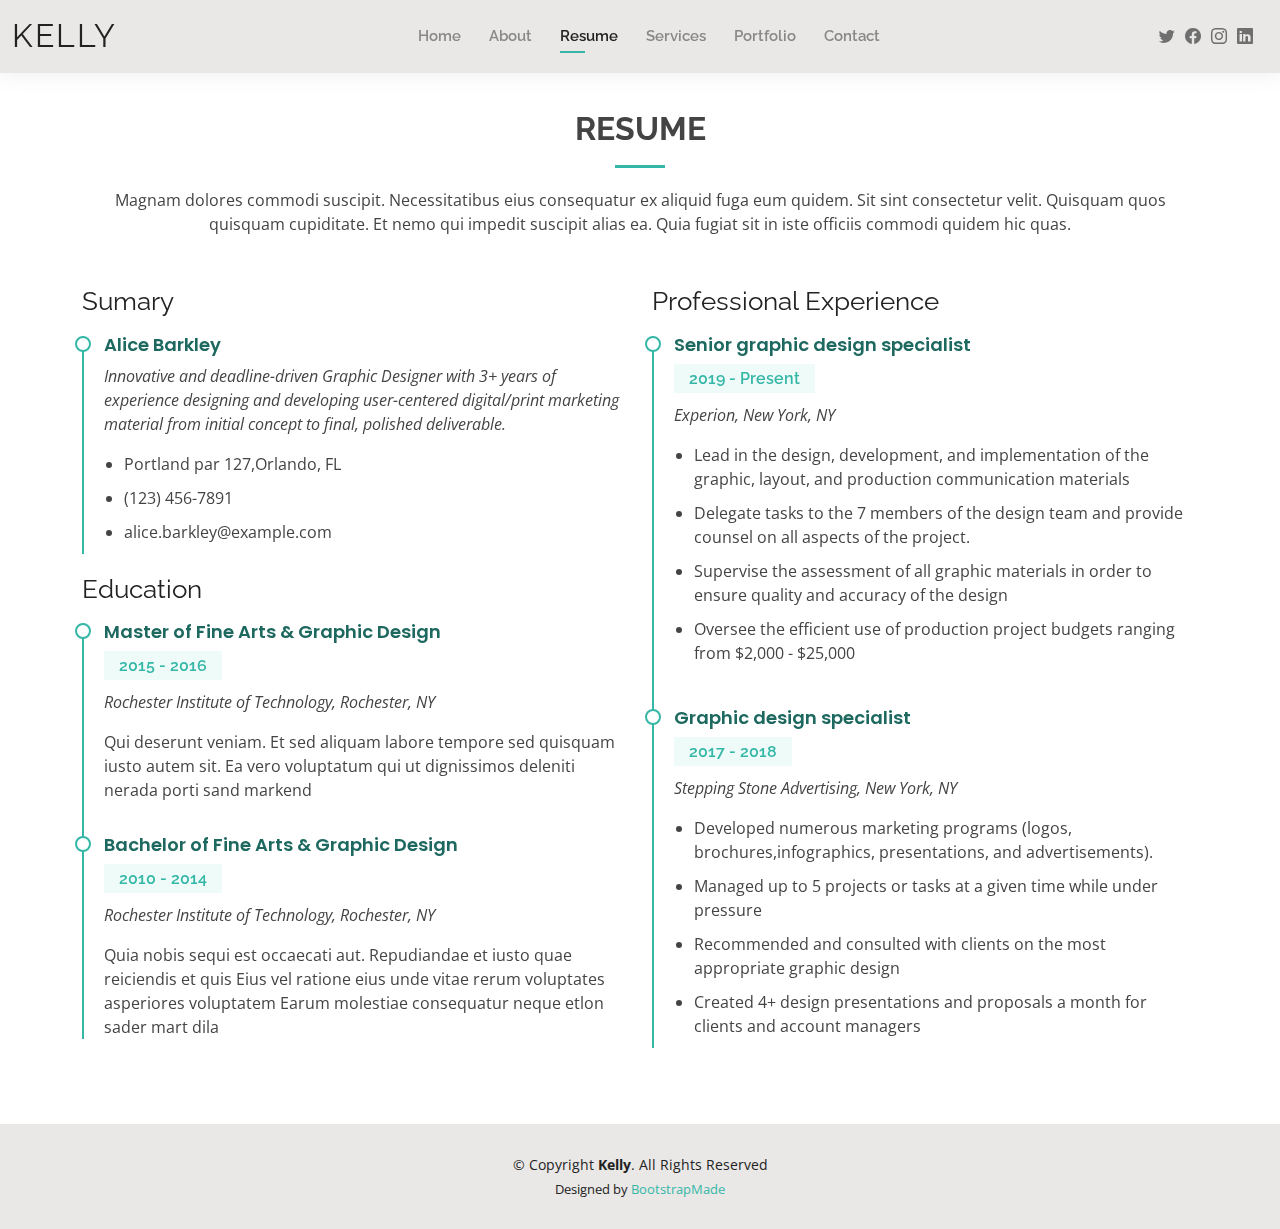
<file: practice/Portfolio/Kelly/resume.html>
<!DOCTYPE html>
<html lang="en">

<head>
  <meta charset="utf-8">
  <meta content="width=device-width, initial-scale=1.0" name="viewport">

  <title>Resume - Kelly Bootstrap Template</title>
  <meta content="" name="description">
  <meta content="" name="keywords">

  <!-- Favicons -->
  <link href="assets/img/favicon.png" rel="icon">
  <link href="assets/img/apple-touch-icon.png" rel="apple-touch-icon">

  <!-- Google Fonts -->
  <link href="https://fonts.googleapis.com/css?family=Open+Sans:300,300i,400,400i,600,600i,700,700i|Raleway:300,300i,400,400i,500,500i,600,600i,700,700i|Poppins:300,300i,400,400i,500,500i,600,600i,700,700i" rel="stylesheet">

  <!-- Vendor CSS Files -->
  <link href="assets/vendor/aos/aos.css" rel="stylesheet">
  <link href="assets/vendor/bootstrap/css/bootstrap.min.css" rel="stylesheet">
  <link href="assets/vendor/bootstrap-icons/bootstrap-icons.css" rel="stylesheet">
  <link href="assets/vendor/boxicons/css/boxicons.min.css" rel="stylesheet">
  <link href="assets/vendor/glightbox/css/glightbox.min.css" rel="stylesheet">
  <link href="assets/vendor/swiper/swiper-bundle.min.css" rel="stylesheet">

  <!-- Template Main CSS File -->
  <link href="assets/css/style.css" rel="stylesheet">

  <!-- =======================================================
  * Template Name: Kelly
  * Updated: Mar 10 2023 with Bootstrap v5.2.3
  * Template URL: https://bootstrapmade.com/kelly-free-bootstrap-cv-resume-html-template/
  * Author: BootstrapMade.com
  * License: https://bootstrapmade.com/license/
  ======================================================== -->
</head>

<body>

  <!-- ======= Header ======= -->
  <header id="header" class="fixed-top">
    <div class="container-fluid d-flex justify-content-between align-items-center">

      <h1 class="logo me-auto me-lg-0"><a href="index.html">Kelly</a></h1>
      <!-- Uncomment below if you prefer to use an image logo -->
      <!-- <a href="index.html" class="logo"><img src="assets/img/logo.png" alt="" class="img-fluid"></a>-->

      <nav id="navbar" class="navbar order-last order-lg-0">
        <ul>
          <li><a href="index.html">Home</a></li>
          <li><a href="about.html">About</a></li>
          <li><a class="active" href="resume.html">Resume</a></li>
          <li><a href="services.html">Services</a></li>
          <li><a href="portfolio.html">Portfolio</a></li>
          <li><a href="contact.html">Contact</a></li>
        </ul>
        <i class="bi bi-list mobile-nav-toggle"></i>
      </nav><!-- .navbar -->

      <div class="header-social-links">
        <a href="#" class="twitter"><i class="bi bi-twitter"></i></a>
        <a href="#" class="facebook"><i class="bi bi-facebook"></i></a>
        <a href="#" class="instagram"><i class="bi bi-instagram"></i></a>
        <a href="#" class="linkedin"><i class="bi bi-linkedin"></i></i></a>
      </div>

    </div>

  </header><!-- End Header -->

  <main id="main">

    <!-- ======= Resume Section ======= -->
    <section id="resume" class="resume">
      <div class="container" data-aos="fade-up">

        <div class="section-title">
          <h2>Resume</h2>
          <p>Magnam dolores commodi suscipit. Necessitatibus eius consequatur ex aliquid fuga eum quidem. Sit sint consectetur velit. Quisquam quos quisquam cupiditate. Et nemo qui impedit suscipit alias ea. Quia fugiat sit in iste officiis commodi quidem hic quas.</p>
        </div>

        <div class="row">
          <div class="col-lg-6">
            <h3 class="resume-title">Sumary</h3>
            <div class="resume-item pb-0">
              <h4>Alice Barkley</h4>
              <p><em>Innovative and deadline-driven Graphic Designer with 3+ years of experience designing and developing user-centered digital/print marketing material from initial concept to final, polished deliverable.</em></p>
              <p>
              <ul>
                <li>Portland par 127,Orlando, FL</li>
                <li>(123) 456-7891</li>
                <li>alice.barkley@example.com</li>
              </ul>
              </p>
            </div>

            <h3 class="resume-title">Education</h3>
            <div class="resume-item">
              <h4>Master of Fine Arts &amp; Graphic Design</h4>
              <h5>2015 - 2016</h5>
              <p><em>Rochester Institute of Technology, Rochester, NY</em></p>
              <p>Qui deserunt veniam. Et sed aliquam labore tempore sed quisquam iusto autem sit. Ea vero voluptatum qui ut dignissimos deleniti nerada porti sand markend</p>
            </div>
            <div class="resume-item">
              <h4>Bachelor of Fine Arts &amp; Graphic Design</h4>
              <h5>2010 - 2014</h5>
              <p><em>Rochester Institute of Technology, Rochester, NY</em></p>
              <p>Quia nobis sequi est occaecati aut. Repudiandae et iusto quae reiciendis et quis Eius vel ratione eius unde vitae rerum voluptates asperiores voluptatem Earum molestiae consequatur neque etlon sader mart dila</p>
            </div>
          </div>
          <div class="col-lg-6">
            <h3 class="resume-title">Professional Experience</h3>
            <div class="resume-item">
              <h4>Senior graphic design specialist</h4>
              <h5>2019 - Present</h5>
              <p><em>Experion, New York, NY </em></p>
              <p>
              <ul>
                <li>Lead in the design, development, and implementation of the graphic, layout, and production communication materials</li>
                <li>Delegate tasks to the 7 members of the design team and provide counsel on all aspects of the project. </li>
                <li>Supervise the assessment of all graphic materials in order to ensure quality and accuracy of the design</li>
                <li>Oversee the efficient use of production project budgets ranging from $2,000 - $25,000</li>
              </ul>
              </p>
            </div>
            <div class="resume-item">
              <h4>Graphic design specialist</h4>
              <h5>2017 - 2018</h5>
              <p><em>Stepping Stone Advertising, New York, NY</em></p>
              <p>
              <ul>
                <li>Developed numerous marketing programs (logos, brochures,infographics, presentations, and advertisements).</li>
                <li>Managed up to 5 projects or tasks at a given time while under pressure</li>
                <li>Recommended and consulted with clients on the most appropriate graphic design</li>
                <li>Created 4+ design presentations and proposals a month for clients and account managers</li>
              </ul>
              </p>
            </div>
          </div>
        </div>

      </div>
    </section><!-- End Resume Section -->

  </main><!-- End #main -->

  <!-- ======= Footer ======= -->
  <footer id="footer">
    <div class="container">
      <div class="copyright">
        &copy; Copyright <strong><span>Kelly</span></strong>. All Rights Reserved
      </div>
      <div class="credits">
        <!-- All the links in the footer should remain intact. -->
        <!-- You can delete the links only if you purchased the pro version. -->
        <!-- Licensing information: https://bootstrapmade.com/license/ -->
        <!-- Purchase the pro version with working PHP/AJAX contact form: https://bootstrapmade.com/kelly-free-bootstrap-cv-resume-html-template/ -->
        Designed by <a href="https://bootstrapmade.com/">BootstrapMade</a>
      </div>
    </div>
  </footer><!-- End  Footer -->

  <div id="preloader"></div>
  <a href="#" class="back-to-top d-flex align-items-center justify-content-center"><i class="bi bi-arrow-up-short"></i></a>

  <!-- Vendor JS Files -->
  <script src="assets/vendor/purecounter/purecounter_vanilla.js"></script>
  <script src="assets/vendor/aos/aos.js"></script>
  <script src="assets/vendor/bootstrap/js/bootstrap.bundle.min.js"></script>
  <script src="assets/vendor/glightbox/js/glightbox.min.js"></script>
  <script src="assets/vendor/isotope-layout/isotope.pkgd.min.js"></script>
  <script src="assets/vendor/swiper/swiper-bundle.min.js"></script>
  <script src="assets/vendor/waypoints/noframework.waypoints.js"></script>
  <script src="assets/vendor/php-email-form/validate.js"></script>

  <!-- Template Main JS File -->
  <script src="assets/js/main.js"></script>

</body>

</html>
</file>
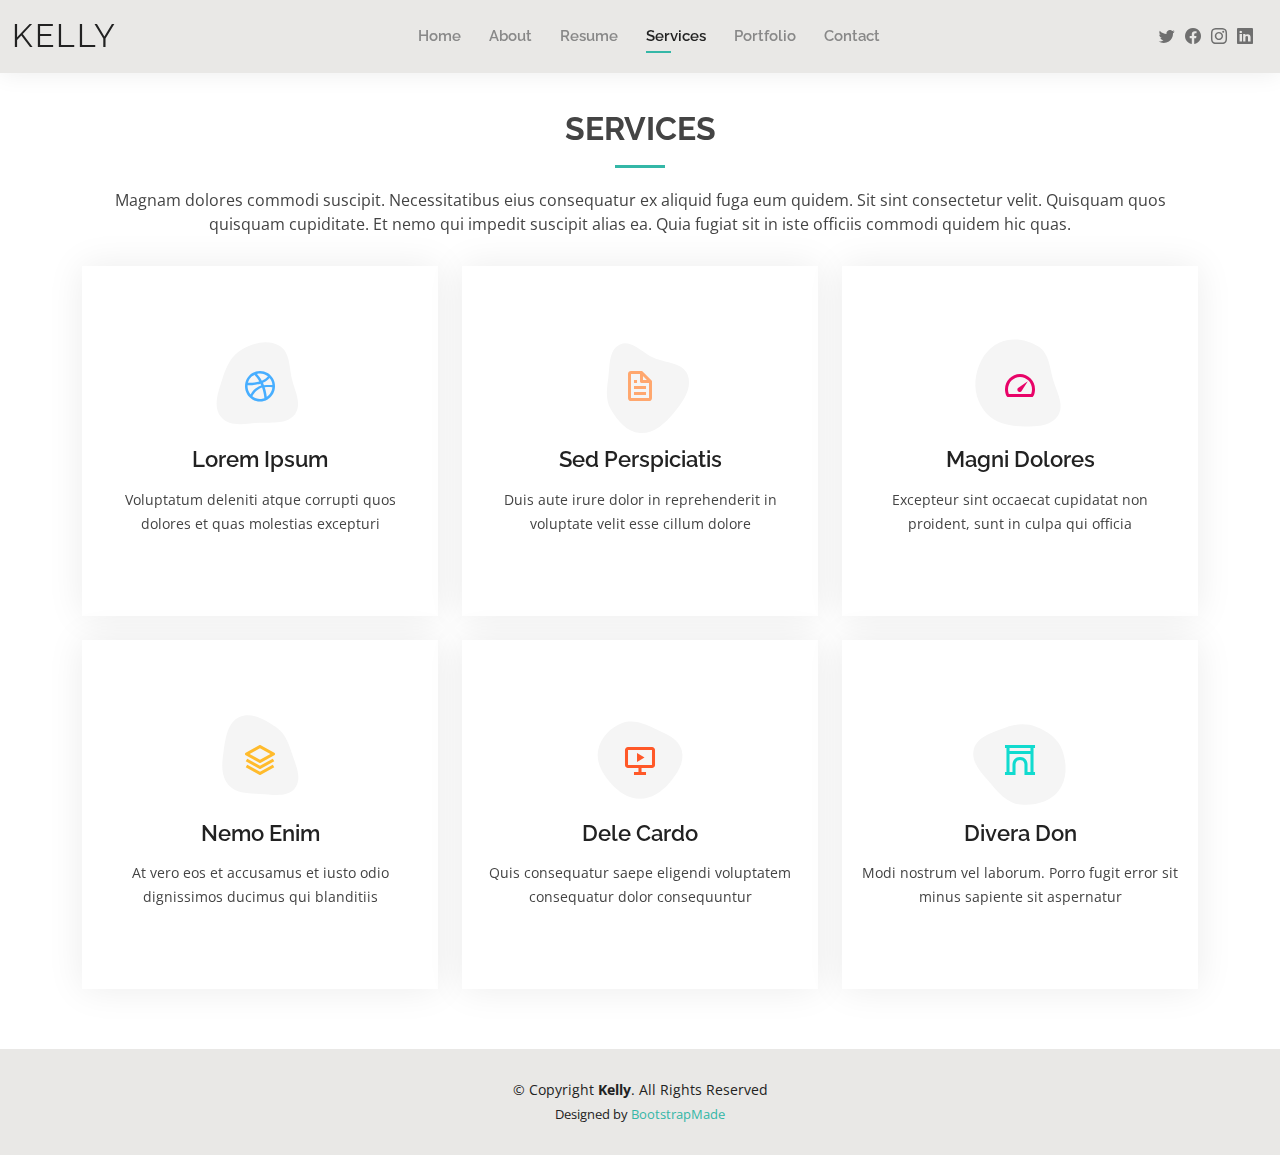
<file: practice/Portfolio/Kelly/services.html>
<!DOCTYPE html>
<html lang="en">

<head>
  <meta charset="utf-8">
  <meta content="width=device-width, initial-scale=1.0" name="viewport">

  <title>Services - Kelly Bootstrap Template</title>
  <meta content="" name="description">
  <meta content="" name="keywords">

  <!-- Favicons -->
  <link href="assets/img/favicon.png" rel="icon">
  <link href="assets/img/apple-touch-icon.png" rel="apple-touch-icon">

  <!-- Google Fonts -->
  <link href="https://fonts.googleapis.com/css?family=Open+Sans:300,300i,400,400i,600,600i,700,700i|Raleway:300,300i,400,400i,500,500i,600,600i,700,700i|Poppins:300,300i,400,400i,500,500i,600,600i,700,700i" rel="stylesheet">

  <!-- Vendor CSS Files -->
  <link href="assets/vendor/aos/aos.css" rel="stylesheet">
  <link href="assets/vendor/bootstrap/css/bootstrap.min.css" rel="stylesheet">
  <link href="assets/vendor/bootstrap-icons/bootstrap-icons.css" rel="stylesheet">
  <link href="assets/vendor/boxicons/css/boxicons.min.css" rel="stylesheet">
  <link href="assets/vendor/glightbox/css/glightbox.min.css" rel="stylesheet">
  <link href="assets/vendor/swiper/swiper-bundle.min.css" rel="stylesheet">

  <!-- Template Main CSS File -->
  <link href="assets/css/style.css" rel="stylesheet">

  <!-- =======================================================
  * Template Name: Kelly
  * Updated: Mar 10 2023 with Bootstrap v5.2.3
  * Template URL: https://bootstrapmade.com/kelly-free-bootstrap-cv-resume-html-template/
  * Author: BootstrapMade.com
  * License: https://bootstrapmade.com/license/
  ======================================================== -->
</head>

<body>

  <!-- ======= Header ======= -->
  <header id="header" class="fixed-top">
    <div class="container-fluid d-flex justify-content-between align-items-center">

      <h1 class="logo me-auto me-lg-0"><a href="index.html">Kelly</a></h1>
      <!-- Uncomment below if you prefer to use an image logo -->
      <!-- <a href="index.html" class="logo"><img src="assets/img/logo.png" alt="" class="img-fluid"></a>-->

      <nav id="navbar" class="navbar order-last order-lg-0">
        <ul>
          <li><a href="index.html">Home</a></li>
          <li><a href="about.html">About</a></li>
          <li><a href="resume.html">Resume</a></li>
          <li><a class="active" href="services.html">Services</a></li>
          <li><a href="portfolio.html">Portfolio</a></li>
          <li><a href="contact.html">Contact</a></li>
        </ul>
        <i class="bi bi-list mobile-nav-toggle"></i>
      </nav><!-- .navbar -->

      <div class="header-social-links">
        <a href="#" class="twitter"><i class="bi bi-twitter"></i></a>
        <a href="#" class="facebook"><i class="bi bi-facebook"></i></a>
        <a href="#" class="instagram"><i class="bi bi-instagram"></i></a>
        <a href="#" class="linkedin"><i class="bi bi-linkedin"></i></i></a>
      </div>

    </div>

  </header><!-- End Header -->

  <main id="main">

    <!-- ======= Services Section ======= -->
    <section id="services" class="services">
      <div class="container" data-aos="fade-up">

        <div class="section-title">
          <h2>Services</h2>
          <p>Magnam dolores commodi suscipit. Necessitatibus eius consequatur ex aliquid fuga eum quidem. Sit sint consectetur velit. Quisquam quos quisquam cupiditate. Et nemo qui impedit suscipit alias ea. Quia fugiat sit in iste officiis commodi quidem hic quas.</p>
        </div>

        <div class="row">
          <div class="col-lg-4 col-md-6 d-flex align-items-stretch" data-aos="zoom-in" data-aos-delay="100">
            <div class="icon-box iconbox-blue">
              <div class="icon">
                <svg width="100" height="100" viewBox="0 0 600 600" xmlns="http://www.w3.org/2000/svg">
                  <path stroke="none" stroke-width="0" fill="#f5f5f5" d="M300,521.0016835830174C376.1290562159157,517.8887921683347,466.0731472004068,529.7835943286574,510.70327084640275,468.03025145048787C554.3714126377745,407.6079735673963,508.03601936045806,328.9844924480964,491.2728898941984,256.3432110539036C474.5976632858925,184.082847569629,479.9380746630129,96.60480741107993,416.23090153303,58.64404602377083C348.86323505073057,18.502131276798302,261.93793281208167,40.57373210992963,193.5410806939664,78.93577620505333C130.42746243093433,114.334589627462,98.30271207620316,179.96522072025542,76.75703585869454,249.04625023123273C51.97151888228291,328.5150500222984,13.704378332031375,421.85034740162234,66.52175969318436,486.19268352777647C119.04800174914682,550.1803526380478,217.28368757567262,524.383925680826,300,521.0016835830174"></path>
                </svg>
                <i class="bx bxl-dribbble"></i>
              </div>
              <h4><a href="">Lorem Ipsum</a></h4>
              <p>Voluptatum deleniti atque corrupti quos dolores et quas molestias excepturi</p>
            </div>
          </div>

          <div class="col-lg-4 col-md-6 d-flex align-items-stretch mt-4 mt-md-0" data-aos="zoom-in" data-aos-delay="200">
            <div class="icon-box iconbox-orange ">
              <div class="icon">
                <svg width="100" height="100" viewBox="0 0 600 600" xmlns="http://www.w3.org/2000/svg">
                  <path stroke="none" stroke-width="0" fill="#f5f5f5" d="M300,582.0697525312426C382.5290701553225,586.8405444964366,449.9789794690241,525.3245884688669,502.5850820975895,461.55621195738473C556.606425686781,396.0723002908107,615.8543463187945,314.28637112970534,586.6730223649479,234.56875336149918C558.9533121215079,158.8439757836574,454.9685369536778,164.00468322053177,381.49747125262974,130.76875717737553C312.15926192815925,99.40240125094834,248.97055460311594,18.661163978235184,179.8680185752513,50.54337015887873C110.5421016452524,82.52863877960104,119.82277516462835,180.83849132639028,109.12597500060166,256.43424936330496C100.08760227029461,320.3096726198365,92.17705696193138,384.0621239912766,124.79988738764834,439.7174275375508C164.83382741302287,508.01625554203684,220.96474134820875,577.5009287672846,300,582.0697525312426"></path>
                </svg>
                <i class="bx bx-file"></i>
              </div>
              <h4><a href="">Sed Perspiciatis</a></h4>
              <p>Duis aute irure dolor in reprehenderit in voluptate velit esse cillum dolore</p>
            </div>
          </div>

          <div class="col-lg-4 col-md-6 d-flex align-items-stretch mt-4 mt-lg-0" data-aos="zoom-in" data-aos-delay="300">
            <div class="icon-box iconbox-pink">
              <div class="icon">
                <svg width="100" height="100" viewBox="0 0 600 600" xmlns="http://www.w3.org/2000/svg">
                  <path stroke="none" stroke-width="0" fill="#f5f5f5" d="M300,541.5067337569781C382.14930387511276,545.0595476570109,479.8736841581634,548.3450877840088,526.4010558755058,480.5488172755941C571.5218469581645,414.80211281144784,517.5187510058486,332.0715597781072,496.52539010469104,255.14436215662573C477.37192572678356,184.95920475031193,473.57363656557914,105.61284051026155,413.0603344069578,65.22779650032875C343.27470386102294,18.654635553484475,251.2091493199835,5.337323636656869,175.0934190732945,40.62881213300186C97.87086631185822,76.43348514350839,51.98124368387456,156.15599469081315,36.44837278890362,239.84606092416172C21.716077023791087,319.22268207091537,43.775223500013084,401.1760424656574,96.891909868211,461.97329694683043C147.22146801428983,519.5804099606455,223.5754009179313,538.201503339737,300,541.5067337569781"></path>
                </svg>
                <i class="bx bx-tachometer"></i>
              </div>
              <h4><a href="">Magni Dolores</a></h4>
              <p>Excepteur sint occaecat cupidatat non proident, sunt in culpa qui officia</p>
            </div>
          </div>

          <div class="col-lg-4 col-md-6 d-flex align-items-stretch mt-4" data-aos="zoom-in" data-aos-delay="100">
            <div class="icon-box iconbox-yellow">
              <div class="icon">
                <svg width="100" height="100" viewBox="0 0 600 600" xmlns="http://www.w3.org/2000/svg">
                  <path stroke="none" stroke-width="0" fill="#f5f5f5" d="M300,503.46388370962813C374.79870501325706,506.71871716319447,464.8034551963731,527.1746412648533,510.4981551193396,467.86667711651364C555.9287308511215,408.9015244558933,512.6030010748507,327.5744911775523,490.211057578863,256.5855673507754C471.097692560561,195.9906835881958,447.69079081568157,138.11976852964426,395.19560036434837,102.3242989838813C329.3053358748298,57.3949838291264,248.02791733380457,8.279543830951368,175.87071277845988,42.242879143198664C103.41431057327972,76.34704239035025,93.79494320519305,170.9812938413882,81.28167332365135,250.07896920659033C70.17666984294237,320.27484674793965,64.84698225790005,396.69656628748305,111.28512138212992,450.4950937839243C156.20124167950087,502.5303643271138,231.32542653798444,500.4755392045468,300,503.46388370962813"></path>
                </svg>
                <i class="bx bx-layer"></i>
              </div>
              <h4><a href="">Nemo Enim</a></h4>
              <p>At vero eos et accusamus et iusto odio dignissimos ducimus qui blanditiis</p>
            </div>
          </div>

          <div class="col-lg-4 col-md-6 d-flex align-items-stretch mt-4" data-aos="zoom-in" data-aos-delay="200">
            <div class="icon-box iconbox-red">
              <div class="icon">
                <svg width="100" height="100" viewBox="0 0 600 600" xmlns="http://www.w3.org/2000/svg">
                  <path stroke="none" stroke-width="0" fill="#f5f5f5" d="M300,532.3542879108572C369.38199826031484,532.3153073249985,429.10787420159085,491.63046689027357,474.5244479745417,439.17860296908856C522.8885846962883,383.3225815378663,569.1668002868075,314.3205725914397,550.7432151929288,242.7694973846089C532.6665558377875,172.5657663291529,456.2379748765914,142.6223662098291,390.3689995646985,112.34683881706744C326.66090330228417,83.06452184765237,258.84405631176094,53.51806209861945,193.32584062364296,78.48882559362697C121.61183558270385,105.82097193414197,62.805066853699245,167.19869350419734,48.57481801355237,242.6138429142374C34.843463184063346,315.3850353017275,76.69343916112496,383.4422959591041,125.22947124332185,439.3748458443577C170.7312796277747,491.8107796887764,230.57421082200815,532.3932930995766,300,532.3542879108572"></path>
                </svg>
                <i class="bx bx-slideshow"></i>
              </div>
              <h4><a href="">Dele Cardo</a></h4>
              <p>Quis consequatur saepe eligendi voluptatem consequatur dolor consequuntur</p>
            </div>
          </div>

          <div class="col-lg-4 col-md-6 d-flex align-items-stretch mt-4" data-aos="zoom-in" data-aos-delay="300">
            <div class="icon-box iconbox-teal">
              <div class="icon">
                <svg width="100" height="100" viewBox="0 0 600 600" xmlns="http://www.w3.org/2000/svg">
                  <path stroke="none" stroke-width="0" fill="#f5f5f5" d="M300,566.797414625762C385.7384707136149,576.1784315230908,478.7894351017131,552.8928747891023,531.9192734346935,484.94944893311C584.6109503024035,417.5663521118492,582.489472248146,322.67544863468447,553.9536738515405,242.03673114598146C529.1557734026468,171.96086150256528,465.24506316201064,127.66468636344209,395.9583748389544,100.7403814666027C334.2173773831606,76.7482773500951,269.4350130405921,84.62216499799875,207.1952322260088,107.2889140133804C132.92018162631612,134.33871894543012,41.79353780512637,160.00259165414826,22.644507872594943,236.69541883565114C3.319112789854554,314.0945973066697,72.72355303640163,379.243833228382,124.04198916343866,440.3218312028393C172.9286146004772,498.5055451809895,224.45579914871206,558.5317968840102,300,566.797414625762"></path>
                </svg>
                <i class="bx bx-arch"></i>
              </div>
              <h4><a href="">Divera Don</a></h4>
              <p>Modi nostrum vel laborum. Porro fugit error sit minus sapiente sit aspernatur</p>
            </div>
          </div>

        </div>

      </div>
    </section><!-- End Services Section -->

  </main><!-- End #main -->

  <!-- ======= Footer ======= -->
  <footer id="footer">
    <div class="container">
      <div class="copyright">
        &copy; Copyright <strong><span>Kelly</span></strong>. All Rights Reserved
      </div>
      <div class="credits">
        <!-- All the links in the footer should remain intact. -->
        <!-- You can delete the links only if you purchased the pro version. -->
        <!-- Licensing information: https://bootstrapmade.com/license/ -->
        <!-- Purchase the pro version with working PHP/AJAX contact form: https://bootstrapmade.com/kelly-free-bootstrap-cv-resume-html-template/ -->
        Designed by <a href="https://bootstrapmade.com/">BootstrapMade</a>
      </div>
    </div>
  </footer><!-- End  Footer -->

  <div id="preloader"></div>
  <a href="#" class="back-to-top d-flex align-items-center justify-content-center"><i class="bi bi-arrow-up-short"></i></a>

  <!-- Vendor JS Files -->
  <script src="assets/vendor/purecounter/purecounter_vanilla.js"></script>
  <script src="assets/vendor/aos/aos.js"></script>
  <script src="assets/vendor/bootstrap/js/bootstrap.bundle.min.js"></script>
  <script src="assets/vendor/glightbox/js/glightbox.min.js"></script>
  <script src="assets/vendor/isotope-layout/isotope.pkgd.min.js"></script>
  <script src="assets/vendor/swiper/swiper-bundle.min.js"></script>
  <script src="assets/vendor/waypoints/noframework.waypoints.js"></script>
  <script src="assets/vendor/php-email-form/validate.js"></script>

  <!-- Template Main JS File -->
  <script src="assets/js/main.js"></script>

</body>

</html>
</file>
<file: Messenger/css/messenger.css>
*{
    margin: 0;
    margin-left: 0px;
}
.messnegr-nav{
    font-family: Calibre, Helvetica Neue, Segoe UI, Helvetica, Arial, Lucida Grande, sans-serif;
    font-size: 16px;
    font-weight: 600;
}
.nav-link:hover{
    /* text-decoration: underline; */
    border-bottom: 4px solid rgb(0,0,255);
}
.h1_head{
    font-size: 90px;
     letter-spacing: -6px;
     line-height: 85px;
     margin-bottom: 0;
     text-align: left;
     background: linear-gradient(81.84deg, #0099ff -9.4%, #a033ff 51.57%, #ff5280 84.07%, #ff7061 90.59%);
     -webkit-background-clip: text;
	 color: transparent;
	 display: inline-block;
	 font-size: 5rem;
	 line-height: 85px;
	 padding: 7px 18px 8px;
	 text-align: left;
}
.heading-txt{
    font-size: 72px;
    background: -webkit-linear-gradient(81.84deg, #0099ff -9.4%, #a033ff 51.57%, #ff5280 84.07%, #ff7061 90.59%);
    -webkit-background-clip: text;
    -webkit-text-fill-color: transparent;
    display: inline-block;
    margin-top: 80px;
}
.messenger-input{
    background: rgba(0, 0, 0, .04);
    border: none;
    border-radius: 10px;
    box-sizing: border-box;
    color: rgba(0, 0, 0, 1);
    display: block;
    font-family: Calibre, Helvetica Neue, Segoe UI, Helvetica, Arial, Lucida Grande, sans-serif;
    font-size: 16px;
    height: 36px;
}

.btn{
    display: inline-flex;
    align-items: center;
 }
 .micro-image{
    width: 121px;
	height: 44px;
    border-radius: 6px;
}
.apple-image{

    width: 131px;
	height: 44px;
}
.login-section{
    display: flex;
}
.footer-links{
    display: flex;
    align-items: center
}
.footer-image{
    width: 150px;
    height: 46px;
}
.footer-text{
    font-size: 10px;
}
.link-dark{
    text-decoration: none;
}
.footer-container{
    font-size: 14px;
}
.footer-img{    
    width: 7rem;
	height: 3rem;
}
.meta{
    font-weight: bold;
    color: #000;
    font-size: 13px;
    font-family: Calibre, Helvetica Neue, Segoe UI, Helvetica, Arial, Lucida Grande, sans-serif;
}
.trademark{
    font-size: 13px;
    color: #000;
    font-weight: 500;
}
.foot-links a{
    margin: 6px;
	font-size: 13px;
	color: #000;
    text-decoration: none;
}
</file>
<file: Personal-Website/style.css>
* {
  margin: 0;
  padding: 0;
  box-sizing: border-box;
  font-family: "Poppins", sans-serif;
}

.hero,.hero-2,.hero-3,.hero-4,.hero-5{
  height: 100vh;
}

.hero-2-right,.hero-2-left{
  height: 100vh;
}
@media(max-width: 767px){
  .hero,
  .hero-2,.hero-3,.hero-4,.hero-5{
      height:auto;
  }
}

form .form-control:focus{
    border-color: #ced4da;
    box-shadow: none;
  }
#msg1{
    color: red;
}
#msg{
    color: green;
}
</file>
<file: practice/Messenger/style.css>
.icon-img
{
    width: 2.5em;
}
header{  
    width: 100%;
    height: 100px;
    
    position: fixed;
    top: 0;
    z-index: 1;  
}
.nav-text{
   color: rgba(0, 0, 0);
}
a.nav-text{
    padding: 1px;
    font-size: 15px;
    font-family: Calibre, Helvetica Neue, Segoe UI, Helvetica, Arial, Lucida Grande, sans-serif;
    font-weight: 500;
	line-height: 50px;
	margin: 0px 11.5px 0 13px;
	transition: opacity .2s ease-in;
}
header div nav{
    height: 100px;
    position: fixed;
    
}
.navbar-expand-lg{
    padding: 0 19px;
}
.big-text
{
    
     font-size: 90px;
     letter-spacing: -6px;
     line-height: 85px;
     margin-bottom: 0;
     text-align: left;
     background: linear-gradient(81.84deg, #0099ff -9.4%, #a033ff 51.57%, #ff5280 84.07%, #ff7061 90.59%);
     -webkit-background-clip: text;
	 color: transparent;
	 display: inline-block;
	 font-size: 5rem;
	 line-height: 85px;
	 padding: 7px 18px 8px;
	 text-align: left;
	
}
.side-img{
	width: 37.5rem;
	
}
.middle-section
{
    margin-top: 7.6rem;
}
.text-left
{
    color: #595959;
	margin: 15px 19px 38px;
	font-size: 18px;
	font-weight: 400;
	width: 25rem;

}
.form-control{
    width: 320px;
    background: rgba(0, 0, 0, .04);
	border: none;
	border-radius: 10px;
	box-sizing: border-box;
	color: rgba(0, 0, 0, 1);
	display: block;
	font-family: Calibre, Helvetica;
	font-size: 16px;
	height: 36px;
	margin-bottom: 12px;
	padding: 8px 16px;
}
.btn-primary{
    color: #fff;
	background-color: #007bff;
	border-color: #007bff;
	font-weight: 600;
	line-height: 17px;
	border-radius: 24px;
	display: inline-block;
	font-family: Calibre, Helvetica Neue, Segoe UI, Helvetica, Arial, Lucida Grande, sans-serif;
	font-size: 19px;
	height: 2.7rem;
	margin-bottom: 15px;
	margin-top: 20px;
	padding: 0px 20px 0;
	width: auto;
}
.forget-pass
{ 
    margin-left: 1rem;
	font-size: 0.89rem;
	line-height: 0.5rem;
	font-weight: 500;
	text-decoration: underline; 
   
}
.check-box
{
    
	width: 16px;
	height: 16px;
	margin-top: 12px;
    font-size: .89rem;
   
}
.micro-image{
    width: 121px;
	height: 44px;
    border-radius: 4px;
}
.apple-image{

    width: 131px;
	height: 44px;
}
.image-app-micro
{
    margin: 15px 0px 0px 13px;
}
.meta
{
    font-weight: bold;
    color: #000;
    font-size: 13px;
    font-family: Calibre, Helvetica Neue, Segoe UI, Helvetica, Arial, Lucida Grande, sans-serif;
}
.trademark
{
   font-size: 13px;
   color: #000;
   font-weight: 500;
}
.foot-links a{
    margin: 10px;
	font-size: 13px;
	color: #000;
	padding: 1px 31px 0 0;

}
.meta-img{
    width: 6rem;
	height: 3rem;
}
#language-picker-select
{
    border: none;
    font-size: 13px;
    color: #000;
}
.row{
    margin-top: 93px;
}
footer{
    height: 69px;
}
@media (min-width: 500px)
{
	.side-img{
	margin-left: 0;
	max-width: 100%;
	width: 100%;
	}
	
	
}
</file>
<file: practice/freelancer-portfolio-template/css/style.css>
/******* Bootstrap Theming ********/
/*!
 * Bootstrap v4.5.3 (https://getbootstrap.com/)
 * Copyright 2011-2020 The Bootstrap Authors
 * Copyright 2011-2020 Twitter, Inc.
 * Licensed under MIT (https://github.com/twbs/bootstrap/blob/main/LICENSE)
 */
:root {
  --blue: #007bff;
  --indigo: #6610f2;
  --purple: #6f42c1;
  --pink: #e83e8c;
  --red: #dc3545;
  --orange: #fd7e14;
  --yellow: #ffc107;
  --green: #28a745;
  --teal: #20c997;
  --cyan: #17a2b8;
  --white: #fff;
  --gray: #6c757d;
  --gray-dark: #343a40;
  --primary: #0BCEAF;
  --secondary: #6c757d;
  --success: #28a745;
  --info: #17a2b8;
  --warning: #ffc107;
  --danger: #dc3545;
  --light: #ffffff;
  --dark: #343a40;
  --breakpoint-xs: 0;
  --breakpoint-sm: 576px;
  --breakpoint-md: 768px;
  --breakpoint-lg: 992px;
  --breakpoint-xl: 1200px;
  --font-family-sans-serif: "Roboto", sans-serif;
  --font-family-monospace: SFMono-Regular, Menlo, Monaco, Consolas, "Liberation Mono", "Courier New", monospace;
}

*,
*::before,
*::after {
  box-sizing: border-box;
}

html {
  font-family: sans-serif;
  line-height: 1.15;
  -webkit-text-size-adjust: 100%;
  -webkit-tap-highlight-color: rgba(0, 0, 0, 0);
}

article, aside, figcaption, figure, footer, header, hgroup, main, nav, section {
  display: block;
}

body {
  margin: 0;
  font-family: "Roboto", sans-serif;
  font-size: 1rem;
  font-weight: 400;
  line-height: 1.5;
  color: #6c757d;
  text-align: left;
  background-color: #ffffff;
}

[tabindex="-1"]:focus:not(:focus-visible) {
  outline: 0 !important;
}

hr {
  box-sizing: content-box;
  height: 0;
  overflow: visible;
}

h1, h2, h3, h4, h5, h6 {
  margin-top: 0;
  margin-bottom: 0.5rem;
}

p {
  margin-top: 0;
  margin-bottom: 1rem;
}

abbr[title],
abbr[data-original-title] {
  text-decoration: underline;
  text-decoration: underline dotted;
  cursor: help;
  border-bottom: 0;
  text-decoration-skip-ink: none;
}

address {
  margin-bottom: 1rem;
  font-style: normal;
  line-height: inherit;
}

ol,
ul,
dl {
  margin-top: 0;
  margin-bottom: 1rem;
}

ol ol,
ul ul,
ol ul,
ul ol {
  margin-bottom: 0;
}

dt {
  font-weight: 700;
}

dd {
  margin-bottom: .5rem;
  margin-left: 0;
}

blockquote {
  margin: 0 0 1rem;
}

b,
strong {
  font-weight: bolder;
}

small {
  font-size: 80%;
}

sub,
sup {
  position: relative;
  font-size: 75%;
  line-height: 0;
  vertical-align: baseline;
}

sub {
  bottom: -.25em;
}

sup {
  top: -.5em;
}

a {
  color: #0BCEAF;
  text-decoration: none;
  background-color: transparent;
}

a:hover {
  color: #078571;
  text-decoration: underline;
}

a:not([href]):not([class]) {
  color: inherit;
  text-decoration: none;
}

a:not([href]):not([class]):hover {
  color: inherit;
  text-decoration: none;
}

pre,
code,
kbd,
samp {
  font-family: SFMono-Regular, Menlo, Monaco, Consolas, "Liberation Mono", "Courier New", monospace;
  font-size: 1em;
}

pre {
  margin-top: 0;
  margin-bottom: 1rem;
  overflow: auto;
  -ms-overflow-style: scrollbar;
}

figure {
  margin: 0 0 1rem;
}

img {
  vertical-align: middle;
  border-style: none;
}

svg {
  overflow: hidden;
  vertical-align: middle;
}

table {
  border-collapse: collapse;
}

caption {
  padding-top: 0.75rem;
  padding-bottom: 0.75rem;
  color: #6c757d;
  text-align: left;
  caption-side: bottom;
}

th {
  text-align: inherit;
  text-align: -webkit-match-parent;
}

label {
  display: inline-block;
  margin-bottom: 0.5rem;
}

button {
  border-radius: 0;
}

button:focus {
  outline: 1px dotted;
  outline: 5px auto -webkit-focus-ring-color;
}

input,
button,
select,
optgroup,
textarea {
  margin: 0;
  font-family: inherit;
  font-size: inherit;
  line-height: inherit;
}

button,
input {
  overflow: visible;
}

button,
select {
  text-transform: none;
}

[role="button"] {
  cursor: pointer;
}

select {
  word-wrap: normal;
}

button,
[type="button"],
[type="reset"],
[type="submit"] {
  -webkit-appearance: button;
}

button:not(:disabled),
[type="button"]:not(:disabled),
[type="reset"]:not(:disabled),
[type="submit"]:not(:disabled) {
  cursor: pointer;
}

button::-moz-focus-inner,
[type="button"]::-moz-focus-inner,
[type="reset"]::-moz-focus-inner,
[type="submit"]::-moz-focus-inner {
  padding: 0;
  border-style: none;
}

input[type="radio"],
input[type="checkbox"] {
  box-sizing: border-box;
  padding: 0;
}

textarea {
  overflow: auto;
  resize: vertical;
}

fieldset {
  min-width: 0;
  padding: 0;
  margin: 0;
  border: 0;
}

legend {
  display: block;
  width: 100%;
  max-width: 100%;
  padding: 0;
  margin-bottom: .5rem;
  font-size: 1.5rem;
  line-height: inherit;
  color: inherit;
  white-space: normal;
}

@media (max-width: 1200px) {
  legend {
    font-size: calc(1.275rem + 0.3vw) ;
  }
}

progress {
  vertical-align: baseline;
}

[type="number"]::-webkit-inner-spin-button,
[type="number"]::-webkit-outer-spin-button {
  height: auto;
}

[type="search"] {
  outline-offset: -2px;
  -webkit-appearance: none;
}

[type="search"]::-webkit-search-decoration {
  -webkit-appearance: none;
}

::-webkit-file-upload-button {
  font: inherit;
  -webkit-appearance: button;
}

output {
  display: inline-block;
}

summary {
  display: list-item;
  cursor: pointer;
}

template {
  display: none;
}

[hidden] {
  display: none !important;
}

h1, h2, h3, h4, h5, h6,
.h1, .h2, .h3, .h4, .h5, .h6 {
  margin-bottom: 0.5rem;
  font-weight: 500;
  line-height: 1.2;
  color: #343a40;
}

h1, .h1 {
  font-size: 2.5rem;
}

@media (max-width: 1200px) {
  h1, .h1 {
    font-size: calc(1.375rem + 1.5vw) ;
  }
}

h2, .h2 {
  font-size: 2rem;
}

@media (max-width: 1200px) {
  h2, .h2 {
    font-size: calc(1.325rem + 0.9vw) ;
  }
}

h3, .h3 {
  font-size: 1.75rem;
}

@media (max-width: 1200px) {
  h3, .h3 {
    font-size: calc(1.3rem + 0.6vw) ;
  }
}

h4, .h4 {
  font-size: 1.5rem;
}

@media (max-width: 1200px) {
  h4, .h4 {
    font-size: calc(1.275rem + 0.3vw) ;
  }
}

h5, .h5 {
  font-size: 1.25rem;
}

h6, .h6 {
  font-size: 1rem;
}

.lead {
  font-size: 1.25rem;
  font-weight: 300;
}

.display-1 {
  font-size: 10rem;
  font-weight: 300;
  line-height: 1.2;
}

@media (max-width: 1200px) {
  .display-1 {
    font-size: calc(2.125rem + 10.5vw) ;
  }
}

.display-2 {
  font-size: 5.5rem;
  font-weight: 300;
  line-height: 1.2;
}

@media (max-width: 1200px) {
  .display-2 {
    font-size: calc(1.675rem + 5.1vw) ;
  }
}

.display-3 {
  font-size: 4.5rem;
  font-weight: 300;
  line-height: 1.2;
}

@media (max-width: 1200px) {
  .display-3 {
    font-size: calc(1.575rem + 3.9vw) ;
  }
}

.display-4 {
  font-size: 3.5rem;
  font-weight: 300;
  line-height: 1.2;
}

@media (max-width: 1200px) {
  .display-4 {
    font-size: calc(1.475rem + 2.7vw) ;
  }
}

hr {
  margin-top: 1rem;
  margin-bottom: 1rem;
  border: 0;
  border-top: 1px solid rgba(0, 0, 0, 0.1);
}

small,
.small {
  font-size: 80%;
  font-weight: 400;
}

mark,
.mark {
  padding: 0.2em;
  background-color: #fcf8e3;
}

.list-unstyled {
  padding-left: 0;
  list-style: none;
}

.list-inline {
  padding-left: 0;
  list-style: none;
}

.list-inline-item {
  display: inline-block;
}

.list-inline-item:not(:last-child) {
  margin-right: 0.5rem;
}

.initialism {
  font-size: 90%;
  text-transform: uppercase;
}

.blockquote {
  margin-bottom: 1rem;
  font-size: 1.25rem;
}

.blockquote-footer {
  display: block;
  font-size: 80%;
  color: #6c757d;
}

.blockquote-footer::before {
  content: "\2014\00A0";
}

.img-fluid {
  max-width: 100%;
  height: auto;
}

.img-thumbnail {
  padding: 0.25rem;
  background-color: #ffffff;
  border: 1px solid #dee2e6;
  border-radius: 0.25rem;
  max-width: 100%;
  height: auto;
}

.figure {
  display: inline-block;
}

.figure-img {
  margin-bottom: 0.5rem;
  line-height: 1;
}

.figure-caption {
  font-size: 90%;
  color: #6c757d;
}

code {
  font-size: 87.5%;
  color: #e83e8c;
  word-wrap: break-word;
}

a > code {
  color: inherit;
}

kbd {
  padding: 0.2rem 0.4rem;
  font-size: 87.5%;
  color: #fff;
  background-color: #212529;
  border-radius: 0.2rem;
}

kbd kbd {
  padding: 0;
  font-size: 100%;
  font-weight: 700;
}

pre {
  display: block;
  font-size: 87.5%;
  color: #212529;
}

pre code {
  font-size: inherit;
  color: inherit;
  word-break: normal;
}

.pre-scrollable {
  max-height: 340px;
  overflow-y: scroll;
}

.container,
.container-fluid,
.container-sm,
.container-md,
.container-lg,
.container-xl {
  width: 100%;
  padding-right: 15px;
  padding-left: 15px;
  margin-right: auto;
  margin-left: auto;
}

@media (min-width: 576px) {
  .container, .container-sm {
    max-width: 540px;
  }
}

@media (min-width: 768px) {
  .container, .container-sm, .container-md {
    max-width: 720px;
  }
}

@media (min-width: 992px) {
  .container, .container-sm, .container-md, .container-lg {
    max-width: 960px;
  }
}

@media (min-width: 1200px) {
  .container, .container-sm, .container-md, .container-lg, .container-xl {
    max-width: 1140px;
  }
}

.row {
  display: flex;
  flex-wrap: wrap;
  margin-right: -15px;
  margin-left: -15px;
}

.no-gutters {
  margin-right: 0;
  margin-left: 0;
}

.no-gutters > .col,
.no-gutters > [class*="col-"] {
  padding-right: 0;
  padding-left: 0;
}

.col-1, .col-2, .col-3, .col-4, .col-5, .col-6, .col-7, .col-8, .col-9, .col-10, .col-11, .col-12, .col,
.col-auto, .col-sm-1, .col-sm-2, .col-sm-3, .col-sm-4, .col-sm-5, .col-sm-6, .col-sm-7, .col-sm-8, .col-sm-9, .col-sm-10, .col-sm-11, .col-sm-12, .col-sm,
.col-sm-auto, .col-md-1, .col-md-2, .col-md-3, .col-md-4, .col-md-5, .col-md-6, .col-md-7, .col-md-8, .col-md-9, .col-md-10, .col-md-11, .col-md-12, .col-md,
.col-md-auto, .col-lg-1, .col-lg-2, .col-lg-3, .col-lg-4, .col-lg-5, .col-lg-6, .col-lg-7, .col-lg-8, .col-lg-9, .col-lg-10, .col-lg-11, .col-lg-12, .col-lg,
.col-lg-auto, .col-xl-1, .col-xl-2, .col-xl-3, .col-xl-4, .col-xl-5, .col-xl-6, .col-xl-7, .col-xl-8, .col-xl-9, .col-xl-10, .col-xl-11, .col-xl-12, .col-xl,
.col-xl-auto {
  position: relative;
  width: 100%;
  padding-right: 15px;
  padding-left: 15px;
}

.col {
  flex-basis: 0;
  flex-grow: 1;
  max-width: 100%;
}

.row-cols-1 > * {
  flex: 0 0 100%;
  max-width: 100%;
}

.row-cols-2 > * {
  flex: 0 0 50%;
  max-width: 50%;
}

.row-cols-3 > * {
  flex: 0 0 33.33333%;
  max-width: 33.33333%;
}

.row-cols-4 > * {
  flex: 0 0 25%;
  max-width: 25%;
}

.row-cols-5 > * {
  flex: 0 0 20%;
  max-width: 20%;
}

.row-cols-6 > * {
  flex: 0 0 16.66667%;
  max-width: 16.66667%;
}

.col-auto {
  flex: 0 0 auto;
  width: auto;
  max-width: 100%;
}

.col-1 {
  flex: 0 0 8.33333%;
  max-width: 8.33333%;
}

.col-2 {
  flex: 0 0 16.66667%;
  max-width: 16.66667%;
}

.col-3 {
  flex: 0 0 25%;
  max-width: 25%;
}

.col-4 {
  flex: 0 0 33.33333%;
  max-width: 33.33333%;
}

.col-5 {
  flex: 0 0 41.66667%;
  max-width: 41.66667%;
}

.col-6 {
  flex: 0 0 50%;
  max-width: 50%;
}

.col-7 {
  flex: 0 0 58.33333%;
  max-width: 58.33333%;
}

.col-8 {
  flex: 0 0 66.66667%;
  max-width: 66.66667%;
}

.col-9 {
  flex: 0 0 75%;
  max-width: 75%;
}

.col-10 {
  flex: 0 0 83.33333%;
  max-width: 83.33333%;
}

.col-11 {
  flex: 0 0 91.66667%;
  max-width: 91.66667%;
}

.col-12 {
  flex: 0 0 100%;
  max-width: 100%;
}

.order-first {
  order: -1;
}

.order-last {
  order: 13;
}

.order-0 {
  order: 0;
}

.order-1 {
  order: 1;
}

.order-2 {
  order: 2;
}

.order-3 {
  order: 3;
}

.order-4 {
  order: 4;
}

.order-5 {
  order: 5;
}

.order-6 {
  order: 6;
}

.order-7 {
  order: 7;
}

.order-8 {
  order: 8;
}

.order-9 {
  order: 9;
}

.order-10 {
  order: 10;
}

.order-11 {
  order: 11;
}

.order-12 {
  order: 12;
}

.offset-1 {
  margin-left: 8.33333%;
}

.offset-2 {
  margin-left: 16.66667%;
}

.offset-3 {
  margin-left: 25%;
}

.offset-4 {
  margin-left: 33.33333%;
}

.offset-5 {
  margin-left: 41.66667%;
}

.offset-6 {
  margin-left: 50%;
}

.offset-7 {
  margin-left: 58.33333%;
}

.offset-8 {
  margin-left: 66.66667%;
}

.offset-9 {
  margin-left: 75%;
}

.offset-10 {
  margin-left: 83.33333%;
}

.offset-11 {
  margin-left: 91.66667%;
}

@media (min-width: 576px) {
  .col-sm {
    flex-basis: 0;
    flex-grow: 1;
    max-width: 100%;
  }
  .row-cols-sm-1 > * {
    flex: 0 0 100%;
    max-width: 100%;
  }
  .row-cols-sm-2 > * {
    flex: 0 0 50%;
    max-width: 50%;
  }
  .row-cols-sm-3 > * {
    flex: 0 0 33.33333%;
    max-width: 33.33333%;
  }
  .row-cols-sm-4 > * {
    flex: 0 0 25%;
    max-width: 25%;
  }
  .row-cols-sm-5 > * {
    flex: 0 0 20%;
    max-width: 20%;
  }
  .row-cols-sm-6 > * {
    flex: 0 0 16.66667%;
    max-width: 16.66667%;
  }
  .col-sm-auto {
    flex: 0 0 auto;
    width: auto;
    max-width: 100%;
  }
  .col-sm-1 {
    flex: 0 0 8.33333%;
    max-width: 8.33333%;
  }
  .col-sm-2 {
    flex: 0 0 16.66667%;
    max-width: 16.66667%;
  }
  .col-sm-3 {
    flex: 0 0 25%;
    max-width: 25%;
  }
  .col-sm-4 {
    flex: 0 0 33.33333%;
    max-width: 33.33333%;
  }
  .col-sm-5 {
    flex: 0 0 41.66667%;
    max-width: 41.66667%;
  }
  .col-sm-6 {
    flex: 0 0 50%;
    max-width: 50%;
  }
  .col-sm-7 {
    flex: 0 0 58.33333%;
    max-width: 58.33333%;
  }
  .col-sm-8 {
    flex: 0 0 66.66667%;
    max-width: 66.66667%;
  }
  .col-sm-9 {
    flex: 0 0 75%;
    max-width: 75%;
  }
  .col-sm-10 {
    flex: 0 0 83.33333%;
    max-width: 83.33333%;
  }
  .col-sm-11 {
    flex: 0 0 91.66667%;
    max-width: 91.66667%;
  }
  .col-sm-12 {
    flex: 0 0 100%;
    max-width: 100%;
  }
  .order-sm-first {
    order: -1;
  }
  .order-sm-last {
    order: 13;
  }
  .order-sm-0 {
    order: 0;
  }
  .order-sm-1 {
    order: 1;
  }
  .order-sm-2 {
    order: 2;
  }
  .order-sm-3 {
    order: 3;
  }
  .order-sm-4 {
    order: 4;
  }
  .order-sm-5 {
    order: 5;
  }
  .order-sm-6 {
    order: 6;
  }
  .order-sm-7 {
    order: 7;
  }
  .order-sm-8 {
    order: 8;
  }
  .order-sm-9 {
    order: 9;
  }
  .order-sm-10 {
    order: 10;
  }
  .order-sm-11 {
    order: 11;
  }
  .order-sm-12 {
    order: 12;
  }
  .offset-sm-0 {
    margin-left: 0;
  }
  .offset-sm-1 {
    margin-left: 8.33333%;
  }
  .offset-sm-2 {
    margin-left: 16.66667%;
  }
  .offset-sm-3 {
    margin-left: 25%;
  }
  .offset-sm-4 {
    margin-left: 33.33333%;
  }
  .offset-sm-5 {
    margin-left: 41.66667%;
  }
  .offset-sm-6 {
    margin-left: 50%;
  }
  .offset-sm-7 {
    margin-left: 58.33333%;
  }
  .offset-sm-8 {
    margin-left: 66.66667%;
  }
  .offset-sm-9 {
    margin-left: 75%;
  }
  .offset-sm-10 {
    margin-left: 83.33333%;
  }
  .offset-sm-11 {
    margin-left: 91.66667%;
  }
}

@media (min-width: 768px) {
  .col-md {
    flex-basis: 0;
    flex-grow: 1;
    max-width: 100%;
  }
  .row-cols-md-1 > * {
    flex: 0 0 100%;
    max-width: 100%;
  }
  .row-cols-md-2 > * {
    flex: 0 0 50%;
    max-width: 50%;
  }
  .row-cols-md-3 > * {
    flex: 0 0 33.33333%;
    max-width: 33.33333%;
  }
  .row-cols-md-4 > * {
    flex: 0 0 25%;
    max-width: 25%;
  }
  .row-cols-md-5 > * {
    flex: 0 0 20%;
    max-width: 20%;
  }
  .row-cols-md-6 > * {
    flex: 0 0 16.66667%;
    max-width: 16.66667%;
  }
  .col-md-auto {
    flex: 0 0 auto;
    width: auto;
    max-width: 100%;
  }
  .col-md-1 {
    flex: 0 0 8.33333%;
    max-width: 8.33333%;
  }
  .col-md-2 {
    flex: 0 0 16.66667%;
    max-width: 16.66667%;
  }
  .col-md-3 {
    flex: 0 0 25%;
    max-width: 25%;
  }
  .col-md-4 {
    flex: 0 0 33.33333%;
    max-width: 33.33333%;
  }
  .col-md-5 {
    flex: 0 0 41.66667%;
    max-width: 41.66667%;
  }
  .col-md-6 {
    flex: 0 0 50%;
    max-width: 50%;
  }
  .col-md-7 {
    flex: 0 0 58.33333%;
    max-width: 58.33333%;
  }
  .col-md-8 {
    flex: 0 0 66.66667%;
    max-width: 66.66667%;
  }
  .col-md-9 {
    flex: 0 0 75%;
    max-width: 75%;
  }
  .col-md-10 {
    flex: 0 0 83.33333%;
    max-width: 83.33333%;
  }
  .col-md-11 {
    flex: 0 0 91.66667%;
    max-width: 91.66667%;
  }
  .col-md-12 {
    flex: 0 0 100%;
    max-width: 100%;
  }
  .order-md-first {
    order: -1;
  }
  .order-md-last {
    order: 13;
  }
  .order-md-0 {
    order: 0;
  }
  .order-md-1 {
    order: 1;
  }
  .order-md-2 {
    order: 2;
  }
  .order-md-3 {
    order: 3;
  }
  .order-md-4 {
    order: 4;
  }
  .order-md-5 {
    order: 5;
  }
  .order-md-6 {
    order: 6;
  }
  .order-md-7 {
    order: 7;
  }
  .order-md-8 {
    order: 8;
  }
  .order-md-9 {
    order: 9;
  }
  .order-md-10 {
    order: 10;
  }
  .order-md-11 {
    order: 11;
  }
  .order-md-12 {
    order: 12;
  }
  .offset-md-0 {
    margin-left: 0;
  }
  .offset-md-1 {
    margin-left: 8.33333%;
  }
  .offset-md-2 {
    margin-left: 16.66667%;
  }
  .offset-md-3 {
    margin-left: 25%;
  }
  .offset-md-4 {
    margin-left: 33.33333%;
  }
  .offset-md-5 {
    margin-left: 41.66667%;
  }
  .offset-md-6 {
    margin-left: 50%;
  }
  .offset-md-7 {
    margin-left: 58.33333%;
  }
  .offset-md-8 {
    margin-left: 66.66667%;
  }
  .offset-md-9 {
    margin-left: 75%;
  }
  .offset-md-10 {
    margin-left: 83.33333%;
  }
  .offset-md-11 {
    margin-left: 91.66667%;
  }
}

@media (min-width: 992px) {
  .col-lg {
    flex-basis: 0;
    flex-grow: 1;
    max-width: 100%;
  }
  .row-cols-lg-1 > * {
    flex: 0 0 100%;
    max-width: 100%;
  }
  .row-cols-lg-2 > * {
    flex: 0 0 50%;
    max-width: 50%;
  }
  .row-cols-lg-3 > * {
    flex: 0 0 33.33333%;
    max-width: 33.33333%;
  }
  .row-cols-lg-4 > * {
    flex: 0 0 25%;
    max-width: 25%;
  }
  .row-cols-lg-5 > * {
    flex: 0 0 20%;
    max-width: 20%;
  }
  .row-cols-lg-6 > * {
    flex: 0 0 16.66667%;
    max-width: 16.66667%;
  }
  .col-lg-auto {
    flex: 0 0 auto;
    width: auto;
    max-width: 100%;
  }
  .col-lg-1 {
    flex: 0 0 8.33333%;
    max-width: 8.33333%;
  }
  .col-lg-2 {
    flex: 0 0 16.66667%;
    max-width: 16.66667%;
  }
  .col-lg-3 {
    flex: 0 0 25%;
    max-width: 25%;
  }
  .col-lg-4 {
    flex: 0 0 33.33333%;
    max-width: 33.33333%;
  }
  .col-lg-5 {
    flex: 0 0 41.66667%;
    max-width: 41.66667%;
  }
  .col-lg-6 {
    flex: 0 0 50%;
    max-width: 50%;
  }
  .col-lg-7 {
    flex: 0 0 58.33333%;
    max-width: 58.33333%;
  }
  .col-lg-8 {
    flex: 0 0 66.66667%;
    max-width: 66.66667%;
  }
  .col-lg-9 {
    flex: 0 0 75%;
    max-width: 75%;
  }
  .col-lg-10 {
    flex: 0 0 83.33333%;
    max-width: 83.33333%;
  }
  .col-lg-11 {
    flex: 0 0 91.66667%;
    max-width: 91.66667%;
  }
  .col-lg-12 {
    flex: 0 0 100%;
    max-width: 100%;
  }
  .order-lg-first {
    order: -1;
  }
  .order-lg-last {
    order: 13;
  }
  .order-lg-0 {
    order: 0;
  }
  .order-lg-1 {
    order: 1;
  }
  .order-lg-2 {
    order: 2;
  }
  .order-lg-3 {
    order: 3;
  }
  .order-lg-4 {
    order: 4;
  }
  .order-lg-5 {
    order: 5;
  }
  .order-lg-6 {
    order: 6;
  }
  .order-lg-7 {
    order: 7;
  }
  .order-lg-8 {
    order: 8;
  }
  .order-lg-9 {
    order: 9;
  }
  .order-lg-10 {
    order: 10;
  }
  .order-lg-11 {
    order: 11;
  }
  .order-lg-12 {
    order: 12;
  }
  .offset-lg-0 {
    margin-left: 0;
  }
  .offset-lg-1 {
    margin-left: 8.33333%;
  }
  .offset-lg-2 {
    margin-left: 16.66667%;
  }
  .offset-lg-3 {
    margin-left: 25%;
  }
  .offset-lg-4 {
    margin-left: 33.33333%;
  }
  .offset-lg-5 {
    margin-left: 41.66667%;
  }
  .offset-lg-6 {
    margin-left: 50%;
  }
  .offset-lg-7 {
    margin-left: 58.33333%;
  }
  .offset-lg-8 {
    margin-left: 66.66667%;
  }
  .offset-lg-9 {
    margin-left: 75%;
  }
  .offset-lg-10 {
    margin-left: 83.33333%;
  }
  .offset-lg-11 {
    margin-left: 91.66667%;
  }
}

@media (min-width: 1200px) {
  .col-xl {
    flex-basis: 0;
    flex-grow: 1;
    max-width: 100%;
  }
  .row-cols-xl-1 > * {
    flex: 0 0 100%;
    max-width: 100%;
  }
  .row-cols-xl-2 > * {
    flex: 0 0 50%;
    max-width: 50%;
  }
  .row-cols-xl-3 > * {
    flex: 0 0 33.33333%;
    max-width: 33.33333%;
  }
  .row-cols-xl-4 > * {
    flex: 0 0 25%;
    max-width: 25%;
  }
  .row-cols-xl-5 > * {
    flex: 0 0 20%;
    max-width: 20%;
  }
  .row-cols-xl-6 > * {
    flex: 0 0 16.66667%;
    max-width: 16.66667%;
  }
  .col-xl-auto {
    flex: 0 0 auto;
    width: auto;
    max-width: 100%;
  }
  .col-xl-1 {
    flex: 0 0 8.33333%;
    max-width: 8.33333%;
  }
  .col-xl-2 {
    flex: 0 0 16.66667%;
    max-width: 16.66667%;
  }
  .col-xl-3 {
    flex: 0 0 25%;
    max-width: 25%;
  }
  .col-xl-4 {
    flex: 0 0 33.33333%;
    max-width: 33.33333%;
  }
  .col-xl-5 {
    flex: 0 0 41.66667%;
    max-width: 41.66667%;
  }
  .col-xl-6 {
    flex: 0 0 50%;
    max-width: 50%;
  }
  .col-xl-7 {
    flex: 0 0 58.33333%;
    max-width: 58.33333%;
  }
  .col-xl-8 {
    flex: 0 0 66.66667%;
    max-width: 66.66667%;
  }
  .col-xl-9 {
    flex: 0 0 75%;
    max-width: 75%;
  }
  .col-xl-10 {
    flex: 0 0 83.33333%;
    max-width: 83.33333%;
  }
  .col-xl-11 {
    flex: 0 0 91.66667%;
    max-width: 91.66667%;
  }
  .col-xl-12 {
    flex: 0 0 100%;
    max-width: 100%;
  }
  .order-xl-first {
    order: -1;
  }
  .order-xl-last {
    order: 13;
  }
  .order-xl-0 {
    order: 0;
  }
  .order-xl-1 {
    order: 1;
  }
  .order-xl-2 {
    order: 2;
  }
  .order-xl-3 {
    order: 3;
  }
  .order-xl-4 {
    order: 4;
  }
  .order-xl-5 {
    order: 5;
  }
  .order-xl-6 {
    order: 6;
  }
  .order-xl-7 {
    order: 7;
  }
  .order-xl-8 {
    order: 8;
  }
  .order-xl-9 {
    order: 9;
  }
  .order-xl-10 {
    order: 10;
  }
  .order-xl-11 {
    order: 11;
  }
  .order-xl-12 {
    order: 12;
  }
  .offset-xl-0 {
    margin-left: 0;
  }
  .offset-xl-1 {
    margin-left: 8.33333%;
  }
  .offset-xl-2 {
    margin-left: 16.66667%;
  }
  .offset-xl-3 {
    margin-left: 25%;
  }
  .offset-xl-4 {
    margin-left: 33.33333%;
  }
  .offset-xl-5 {
    margin-left: 41.66667%;
  }
  .offset-xl-6 {
    margin-left: 50%;
  }
  .offset-xl-7 {
    margin-left: 58.33333%;
  }
  .offset-xl-8 {
    margin-left: 66.66667%;
  }
  .offset-xl-9 {
    margin-left: 75%;
  }
  .offset-xl-10 {
    margin-left: 83.33333%;
  }
  .offset-xl-11 {
    margin-left: 91.66667%;
  }
}

.table {
  width: 100%;
  margin-bottom: 1rem;
  color: #6c757d;
}

.table th,
.table td {
  padding: 0.75rem;
  vertical-align: top;
  border-top: 1px solid #dee2e6;
}

.table thead th {
  vertical-align: bottom;
  border-bottom: 2px solid #dee2e6;
}

.table tbody + tbody {
  border-top: 2px solid #dee2e6;
}

.table-sm th,
.table-sm td {
  padding: 0.3rem;
}

.table-bordered {
  border: 1px solid #dee2e6;
}

.table-bordered th,
.table-bordered td {
  border: 1px solid #dee2e6;
}

.table-bordered thead th,
.table-bordered thead td {
  border-bottom-width: 2px;
}

.table-borderless th,
.table-borderless td,
.table-borderless thead th,
.table-borderless tbody + tbody {
  border: 0;
}

.table-striped tbody tr:nth-of-type(odd) {
  background-color: rgba(0, 0, 0, 0.05);
}

.table-hover tbody tr:hover {
  color: #6c757d;
  background-color: rgba(0, 0, 0, 0.075);
}

.table-primary,
.table-primary > th,
.table-primary > td {
  background-color: #bbf1e9;
}

.table-primary th,
.table-primary td,
.table-primary thead th,
.table-primary tbody + tbody {
  border-color: #80e6d5;
}

.table-hover .table-primary:hover {
  background-color: #a6ede2;
}

.table-hover .table-primary:hover > td,
.table-hover .table-primary:hover > th {
  background-color: #a6ede2;
}

.table-secondary,
.table-secondary > th,
.table-secondary > td {
  background-color: #d6d8db;
}

.table-secondary th,
.table-secondary td,
.table-secondary thead th,
.table-secondary tbody + tbody {
  border-color: #b3b7bb;
}

.table-hover .table-secondary:hover {
  background-color: #c8cbcf;
}

.table-hover .table-secondary:hover > td,
.table-hover .table-secondary:hover > th {
  background-color: #c8cbcf;
}

.table-success,
.table-success > th,
.table-success > td {
  background-color: #c3e6cb;
}

.table-success th,
.table-success td,
.table-success thead th,
.table-success tbody + tbody {
  border-color: #8fd19e;
}

.table-hover .table-success:hover {
  background-color: #b1dfbb;
}

.table-hover .table-success:hover > td,
.table-hover .table-success:hover > th {
  background-color: #b1dfbb;
}

.table-info,
.table-info > th,
.table-info > td {
  background-color: #bee5eb;
}

.table-info th,
.table-info td,
.table-info thead th,
.table-info tbody + tbody {
  border-color: #86cfda;
}

.table-hover .table-info:hover {
  background-color: #abdde5;
}

.table-hover .table-info:hover > td,
.table-hover .table-info:hover > th {
  background-color: #abdde5;
}

.table-warning,
.table-warning > th,
.table-warning > td {
  background-color: #ffeeba;
}

.table-warning th,
.table-warning td,
.table-warning thead th,
.table-warning tbody + tbody {
  border-color: #ffdf7e;
}

.table-hover .table-warning:hover {
  background-color: #ffe8a1;
}

.table-hover .table-warning:hover > td,
.table-hover .table-warning:hover > th {
  background-color: #ffe8a1;
}

.table-danger,
.table-danger > th,
.table-danger > td {
  background-color: #f5c6cb;
}

.table-danger th,
.table-danger td,
.table-danger thead th,
.table-danger tbody + tbody {
  border-color: #ed969e;
}

.table-hover .table-danger:hover {
  background-color: #f1b0b7;
}

.table-hover .table-danger:hover > td,
.table-hover .table-danger:hover > th {
  background-color: #f1b0b7;
}

.table-light,
.table-light > th,
.table-light > td {
  background-color: white;
}

.table-light th,
.table-light td,
.table-light thead th,
.table-light tbody + tbody {
  border-color: white;
}

.table-hover .table-light:hover {
  background-color: #f2f2f2;
}

.table-hover .table-light:hover > td,
.table-hover .table-light:hover > th {
  background-color: #f2f2f2;
}

.table-dark,
.table-dark > th,
.table-dark > td {
  background-color: #c6c8ca;
}

.table-dark th,
.table-dark td,
.table-dark thead th,
.table-dark tbody + tbody {
  border-color: #95999c;
}

.table-hover .table-dark:hover {
  background-color: #b9bbbe;
}

.table-hover .table-dark:hover > td,
.table-hover .table-dark:hover > th {
  background-color: #b9bbbe;
}

.table-active,
.table-active > th,
.table-active > td {
  background-color: rgba(0, 0, 0, 0.075);
}

.table-hover .table-active:hover {
  background-color: rgba(0, 0, 0, 0.075);
}

.table-hover .table-active:hover > td,
.table-hover .table-active:hover > th {
  background-color: rgba(0, 0, 0, 0.075);
}

.table .thead-dark th {
  color: #fff;
  background-color: #343a40;
  border-color: #454d55;
}

.table .thead-light th {
  color: #495057;
  background-color: #e9ecef;
  border-color: #dee2e6;
}

.table-dark {
  color: #fff;
  background-color: #343a40;
}

.table-dark th,
.table-dark td,
.table-dark thead th {
  border-color: #454d55;
}

.table-dark.table-bordered {
  border: 0;
}

.table-dark.table-striped tbody tr:nth-of-type(odd) {
  background-color: rgba(255, 255, 255, 0.05);
}

.table-dark.table-hover tbody tr:hover {
  color: #fff;
  background-color: rgba(255, 255, 255, 0.075);
}

@media (max-width: 575.98px) {
  .table-responsive-sm {
    display: block;
    width: 100%;
    overflow-x: auto;
    -webkit-overflow-scrolling: touch;
  }
  .table-responsive-sm > .table-bordered {
    border: 0;
  }
}

@media (max-width: 767.98px) {
  .table-responsive-md {
    display: block;
    width: 100%;
    overflow-x: auto;
    -webkit-overflow-scrolling: touch;
  }
  .table-responsive-md > .table-bordered {
    border: 0;
  }
}

@media (max-width: 991.98px) {
  .table-responsive-lg {
    display: block;
    width: 100%;
    overflow-x: auto;
    -webkit-overflow-scrolling: touch;
  }
  .table-responsive-lg > .table-bordered {
    border: 0;
  }
}

@media (max-width: 1199.98px) {
  .table-responsive-xl {
    display: block;
    width: 100%;
    overflow-x: auto;
    -webkit-overflow-scrolling: touch;
  }
  .table-responsive-xl > .table-bordered {
    border: 0;
  }
}

.table-responsive {
  display: block;
  width: 100%;
  overflow-x: auto;
  -webkit-overflow-scrolling: touch;
}

.table-responsive > .table-bordered {
  border: 0;
}

.form-control {
  display: block;
  width: 100%;
  height: calc(1.5em + 0.75rem + 2px);
  padding: 0.375rem 0.75rem;
  font-size: 1rem;
  font-weight: 400;
  line-height: 1.5;
  color: #495057;
  background-color: #fff;
  background-clip: padding-box;
  border: 1px solid #ced4da;
  border-radius: 0.25rem;
  transition: border-color 0.15s ease-in-out, box-shadow 0.15s ease-in-out;
}

@media (prefers-reduced-motion: reduce) {
  .form-control {
    transition: none;
  }
}

.form-control::-ms-expand {
  background-color: transparent;
  border: 0;
}

.form-control:-moz-focusring {
  color: transparent;
  text-shadow: 0 0 0 #495057;
}

.form-control:focus {
  color: #495057;
  background-color: #fff;
  border-color: #62f7df;
  outline: 0;
  box-shadow: 0 0 0 0.2rem rgba(11, 206, 175, 0.25);
}

.form-control::placeholder {
  color: #6c757d;
  opacity: 1;
}

.form-control:disabled, .form-control[readonly] {
  background-color: #e9ecef;
  opacity: 1;
}

input[type="date"].form-control,
input[type="time"].form-control,
input[type="datetime-local"].form-control,
input[type="month"].form-control {
  appearance: none;
}

select.form-control:focus::-ms-value {
  color: #495057;
  background-color: #fff;
}

.form-control-file,
.form-control-range {
  display: block;
  width: 100%;
}

.col-form-label {
  padding-top: calc(0.375rem + 1px);
  padding-bottom: calc(0.375rem + 1px);
  margin-bottom: 0;
  font-size: inherit;
  line-height: 1.5;
}

.col-form-label-lg {
  padding-top: calc(0.5rem + 1px);
  padding-bottom: calc(0.5rem + 1px);
  font-size: 1.25rem;
  line-height: 1.5;
}

.col-form-label-sm {
  padding-top: calc(0.25rem + 1px);
  padding-bottom: calc(0.25rem + 1px);
  font-size: 0.875rem;
  line-height: 1.5;
}

.form-control-plaintext {
  display: block;
  width: 100%;
  padding: 0.375rem 0;
  margin-bottom: 0;
  font-size: 1rem;
  line-height: 1.5;
  color: #6c757d;
  background-color: transparent;
  border: solid transparent;
  border-width: 1px 0;
}

.form-control-plaintext.form-control-sm, .form-control-plaintext.form-control-lg {
  padding-right: 0;
  padding-left: 0;
}

.form-control-sm {
  height: calc(1.5em + 0.5rem + 2px);
  padding: 0.25rem 0.5rem;
  font-size: 0.875rem;
  line-height: 1.5;
  border-radius: 0.2rem;
}

.form-control-lg {
  height: calc(1.5em + 1rem + 2px);
  padding: 0.5rem 1rem;
  font-size: 1.25rem;
  line-height: 1.5;
  border-radius: 0.3rem;
}

select.form-control[size], select.form-control[multiple] {
  height: auto;
}

textarea.form-control {
  height: auto;
}

.form-group {
  margin-bottom: 1rem;
}

.form-text {
  display: block;
  margin-top: 0.25rem;
}

.form-row {
  display: flex;
  flex-wrap: wrap;
  margin-right: -5px;
  margin-left: -5px;
}

.form-row > .col,
.form-row > [class*="col-"] {
  padding-right: 5px;
  padding-left: 5px;
}

.form-check {
  position: relative;
  display: block;
  padding-left: 1.25rem;
}

.form-check-input {
  position: absolute;
  margin-top: 0.3rem;
  margin-left: -1.25rem;
}

.form-check-input[disabled] ~ .form-check-label,
.form-check-input:disabled ~ .form-check-label {
  color: #6c757d;
}

.form-check-label {
  margin-bottom: 0;
}

.form-check-inline {
  display: inline-flex;
  align-items: center;
  padding-left: 0;
  margin-right: 0.75rem;
}

.form-check-inline .form-check-input {
  position: static;
  margin-top: 0;
  margin-right: 0.3125rem;
  margin-left: 0;
}

.valid-feedback {
  display: none;
  width: 100%;
  margin-top: 0.25rem;
  font-size: 80%;
  color: #28a745;
}

.valid-tooltip {
  position: absolute;
  top: 100%;
  left: 0;
  z-index: 5;
  display: none;
  max-width: 100%;
  padding: 0.25rem 0.5rem;
  margin-top: .1rem;
  font-size: 0.875rem;
  line-height: 1.5;
  color: #fff;
  background-color: rgba(40, 167, 69, 0.9);
  border-radius: 0.25rem;
}

.was-validated :valid ~ .valid-feedback,
.was-validated :valid ~ .valid-tooltip,
.is-valid ~ .valid-feedback,
.is-valid ~ .valid-tooltip {
  display: block;
}

.was-validated .form-control:valid, .form-control.is-valid {
  border-color: #28a745;
  padding-right: calc(1.5em + 0.75rem);
  background-image: url("data:image/svg+xml,%3csvg xmlns='http://www.w3.org/2000/svg' width='8' height='8' viewBox='0 0 8 8'%3e%3cpath fill='%2328a745' d='M2.3 6.73L.6 4.53c-.4-1.04.46-1.4 1.1-.8l1.1 1.4 3.4-3.8c.6-.63 1.6-.27 1.2.7l-4 4.6c-.43.5-.8.4-1.1.1z'/%3e%3c/svg%3e");
  background-repeat: no-repeat;
  background-position: right calc(0.375em + 0.1875rem) center;
  background-size: calc(0.75em + 0.375rem) calc(0.75em + 0.375rem);
}

.was-validated .form-control:valid:focus, .form-control.is-valid:focus {
  border-color: #28a745;
  box-shadow: 0 0 0 0.2rem rgba(40, 167, 69, 0.25);
}

.was-validated textarea.form-control:valid, textarea.form-control.is-valid {
  padding-right: calc(1.5em + 0.75rem);
  background-position: top calc(0.375em + 0.1875rem) right calc(0.375em + 0.1875rem);
}

.was-validated .custom-select:valid, .custom-select.is-valid {
  border-color: #28a745;
  padding-right: calc(0.75em + 2.3125rem);
  background: url("data:image/svg+xml,%3csvg xmlns='http://www.w3.org/2000/svg' width='4' height='5' viewBox='0 0 4 5'%3e%3cpath fill='%23343a40' d='M2 0L0 2h4zm0 5L0 3h4z'/%3e%3c/svg%3e") no-repeat right 0.75rem center/8px 10px, url("data:image/svg+xml,%3csvg xmlns='http://www.w3.org/2000/svg' width='8' height='8' viewBox='0 0 8 8'%3e%3cpath fill='%2328a745' d='M2.3 6.73L.6 4.53c-.4-1.04.46-1.4 1.1-.8l1.1 1.4 3.4-3.8c.6-.63 1.6-.27 1.2.7l-4 4.6c-.43.5-.8.4-1.1.1z'/%3e%3c/svg%3e") #fff no-repeat center right 1.75rem/calc(0.75em + 0.375rem) calc(0.75em + 0.375rem);
}

.was-validated .custom-select:valid:focus, .custom-select.is-valid:focus {
  border-color: #28a745;
  box-shadow: 0 0 0 0.2rem rgba(40, 167, 69, 0.25);
}

.was-validated .form-check-input:valid ~ .form-check-label, .form-check-input.is-valid ~ .form-check-label {
  color: #28a745;
}

.was-validated .form-check-input:valid ~ .valid-feedback,
.was-validated .form-check-input:valid ~ .valid-tooltip, .form-check-input.is-valid ~ .valid-feedback,
.form-check-input.is-valid ~ .valid-tooltip {
  display: block;
}

.was-validated .custom-control-input:valid ~ .custom-control-label, .custom-control-input.is-valid ~ .custom-control-label {
  color: #28a745;
}

.was-validated .custom-control-input:valid ~ .custom-control-label::before, .custom-control-input.is-valid ~ .custom-control-label::before {
  border-color: #28a745;
}

.was-validated .custom-control-input:valid:checked ~ .custom-control-label::before, .custom-control-input.is-valid:checked ~ .custom-control-label::before {
  border-color: #34ce57;
  background-color: #34ce57;
}

.was-validated .custom-control-input:valid:focus ~ .custom-control-label::before, .custom-control-input.is-valid:focus ~ .custom-control-label::before {
  box-shadow: 0 0 0 0.2rem rgba(40, 167, 69, 0.25);
}

.was-validated .custom-control-input:valid:focus:not(:checked) ~ .custom-control-label::before, .custom-control-input.is-valid:focus:not(:checked) ~ .custom-control-label::before {
  border-color: #28a745;
}

.was-validated .custom-file-input:valid ~ .custom-file-label, .custom-file-input.is-valid ~ .custom-file-label {
  border-color: #28a745;
}

.was-validated .custom-file-input:valid:focus ~ .custom-file-label, .custom-file-input.is-valid:focus ~ .custom-file-label {
  border-color: #28a745;
  box-shadow: 0 0 0 0.2rem rgba(40, 167, 69, 0.25);
}

.invalid-feedback {
  display: none;
  width: 100%;
  margin-top: 0.25rem;
  font-size: 80%;
  color: #dc3545;
}

.invalid-tooltip {
  position: absolute;
  top: 100%;
  left: 0;
  z-index: 5;
  display: none;
  max-width: 100%;
  padding: 0.25rem 0.5rem;
  margin-top: .1rem;
  font-size: 0.875rem;
  line-height: 1.5;
  color: #fff;
  background-color: rgba(220, 53, 69, 0.9);
  border-radius: 0.25rem;
}

.was-validated :invalid ~ .invalid-feedback,
.was-validated :invalid ~ .invalid-tooltip,
.is-invalid ~ .invalid-feedback,
.is-invalid ~ .invalid-tooltip {
  display: block;
}

.was-validated .form-control:invalid, .form-control.is-invalid {
  border-color: #dc3545;
  padding-right: calc(1.5em + 0.75rem);
  background-image: url("data:image/svg+xml,%3csvg xmlns='http://www.w3.org/2000/svg' width='12' height='12' fill='none' stroke='%23dc3545' viewBox='0 0 12 12'%3e%3ccircle cx='6' cy='6' r='4.5'/%3e%3cpath stroke-linejoin='round' d='M5.8 3.6h.4L6 6.5z'/%3e%3ccircle cx='6' cy='8.2' r='.6' fill='%23dc3545' stroke='none'/%3e%3c/svg%3e");
  background-repeat: no-repeat;
  background-position: right calc(0.375em + 0.1875rem) center;
  background-size: calc(0.75em + 0.375rem) calc(0.75em + 0.375rem);
}

.was-validated .form-control:invalid:focus, .form-control.is-invalid:focus {
  border-color: #dc3545;
  box-shadow: 0 0 0 0.2rem rgba(220, 53, 69, 0.25);
}

.was-validated textarea.form-control:invalid, textarea.form-control.is-invalid {
  padding-right: calc(1.5em + 0.75rem);
  background-position: top calc(0.375em + 0.1875rem) right calc(0.375em + 0.1875rem);
}

.was-validated .custom-select:invalid, .custom-select.is-invalid {
  border-color: #dc3545;
  padding-right: calc(0.75em + 2.3125rem);
  background: url("data:image/svg+xml,%3csvg xmlns='http://www.w3.org/2000/svg' width='4' height='5' viewBox='0 0 4 5'%3e%3cpath fill='%23343a40' d='M2 0L0 2h4zm0 5L0 3h4z'/%3e%3c/svg%3e") no-repeat right 0.75rem center/8px 10px, url("data:image/svg+xml,%3csvg xmlns='http://www.w3.org/2000/svg' width='12' height='12' fill='none' stroke='%23dc3545' viewBox='0 0 12 12'%3e%3ccircle cx='6' cy='6' r='4.5'/%3e%3cpath stroke-linejoin='round' d='M5.8 3.6h.4L6 6.5z'/%3e%3ccircle cx='6' cy='8.2' r='.6' fill='%23dc3545' stroke='none'/%3e%3c/svg%3e") #fff no-repeat center right 1.75rem/calc(0.75em + 0.375rem) calc(0.75em + 0.375rem);
}

.was-validated .custom-select:invalid:focus, .custom-select.is-invalid:focus {
  border-color: #dc3545;
  box-shadow: 0 0 0 0.2rem rgba(220, 53, 69, 0.25);
}

.was-validated .form-check-input:invalid ~ .form-check-label, .form-check-input.is-invalid ~ .form-check-label {
  color: #dc3545;
}

.was-validated .form-check-input:invalid ~ .invalid-feedback,
.was-validated .form-check-input:invalid ~ .invalid-tooltip, .form-check-input.is-invalid ~ .invalid-feedback,
.form-check-input.is-invalid ~ .invalid-tooltip {
  display: block;
}

.was-validated .custom-control-input:invalid ~ .custom-control-label, .custom-control-input.is-invalid ~ .custom-control-label {
  color: #dc3545;
}

.was-validated .custom-control-input:invalid ~ .custom-control-label::before, .custom-control-input.is-invalid ~ .custom-control-label::before {
  border-color: #dc3545;
}

.was-validated .custom-control-input:invalid:checked ~ .custom-control-label::before, .custom-control-input.is-invalid:checked ~ .custom-control-label::before {
  border-color: #e4606d;
  background-color: #e4606d;
}

.was-validated .custom-control-input:invalid:focus ~ .custom-control-label::before, .custom-control-input.is-invalid:focus ~ .custom-control-label::before {
  box-shadow: 0 0 0 0.2rem rgba(220, 53, 69, 0.25);
}

.was-validated .custom-control-input:invalid:focus:not(:checked) ~ .custom-control-label::before, .custom-control-input.is-invalid:focus:not(:checked) ~ .custom-control-label::before {
  border-color: #dc3545;
}

.was-validated .custom-file-input:invalid ~ .custom-file-label, .custom-file-input.is-invalid ~ .custom-file-label {
  border-color: #dc3545;
}

.was-validated .custom-file-input:invalid:focus ~ .custom-file-label, .custom-file-input.is-invalid:focus ~ .custom-file-label {
  border-color: #dc3545;
  box-shadow: 0 0 0 0.2rem rgba(220, 53, 69, 0.25);
}

.form-inline {
  display: flex;
  flex-flow: row wrap;
  align-items: center;
}

.form-inline .form-check {
  width: 100%;
}

@media (min-width: 576px) {
  .form-inline label {
    display: flex;
    align-items: center;
    justify-content: center;
    margin-bottom: 0;
  }
  .form-inline .form-group {
    display: flex;
    flex: 0 0 auto;
    flex-flow: row wrap;
    align-items: center;
    margin-bottom: 0;
  }
  .form-inline .form-control {
    display: inline-block;
    width: auto;
    vertical-align: middle;
  }
  .form-inline .form-control-plaintext {
    display: inline-block;
  }
  .form-inline .input-group,
  .form-inline .custom-select {
    width: auto;
  }
  .form-inline .form-check {
    display: flex;
    align-items: center;
    justify-content: center;
    width: auto;
    padding-left: 0;
  }
  .form-inline .form-check-input {
    position: relative;
    flex-shrink: 0;
    margin-top: 0;
    margin-right: 0.25rem;
    margin-left: 0;
  }
  .form-inline .custom-control {
    align-items: center;
    justify-content: center;
  }
  .form-inline .custom-control-label {
    margin-bottom: 0;
  }
}

.btn {
  display: inline-block;
  font-weight: 400;
  color: #6c757d;
  text-align: center;
  vertical-align: middle;
  user-select: none;
  background-color: transparent;
  border: 1px solid transparent;
  padding: 0.375rem 0.75rem;
  font-size: 1rem;
  line-height: 1.5;
  border-radius: 0.25rem;
  transition: color 0.15s ease-in-out, background-color 0.15s ease-in-out, border-color 0.15s ease-in-out, box-shadow 0.15s ease-in-out;
}

@media (prefers-reduced-motion: reduce) {
  .btn {
    transition: none;
  }
}

.btn:hover {
  color: #6c757d;
  text-decoration: none;
}

.btn:focus, .btn.focus {
  outline: 0;
  box-shadow: 0 0 0 0.2rem rgba(11, 206, 175, 0.25);
}

.btn.disabled, .btn:disabled {
  opacity: 0.65;
}

.btn:not(:disabled):not(.disabled) {
  cursor: pointer;
}

a.btn.disabled,
fieldset:disabled a.btn {
  pointer-events: none;
}

.btn-primary {
  color: #fff;
  background-color: #0BCEAF;
  border-color: #0BCEAF;
}

.btn-primary:hover {
  color: #fff;
  background-color: #09aa90;
  border-color: #089e86;
}

.btn-primary:focus, .btn-primary.focus {
  color: #fff;
  background-color: #09aa90;
  border-color: #089e86;
  box-shadow: 0 0 0 0.2rem rgba(48, 213, 187, 0.5);
}

.btn-primary.disabled, .btn-primary:disabled {
  color: #fff;
  background-color: #0BCEAF;
  border-color: #0BCEAF;
}

.btn-primary:not(:disabled):not(.disabled):active, .btn-primary:not(:disabled):not(.disabled).active,
.show > .btn-primary.dropdown-toggle {
  color: #fff;
  background-color: #089e86;
  border-color: #08917c;
}

.btn-primary:not(:disabled):not(.disabled):active:focus, .btn-primary:not(:disabled):not(.disabled).active:focus,
.show > .btn-primary.dropdown-toggle:focus {
  box-shadow: 0 0 0 0.2rem rgba(48, 213, 187, 0.5);
}

.btn-secondary {
  color: #fff;
  background-color: #6c757d;
  border-color: #6c757d;
}

.btn-secondary:hover {
  color: #fff;
  background-color: #5a6268;
  border-color: #545b62;
}

.btn-secondary:focus, .btn-secondary.focus {
  color: #fff;
  background-color: #5a6268;
  border-color: #545b62;
  box-shadow: 0 0 0 0.2rem rgba(130, 138, 145, 0.5);
}

.btn-secondary.disabled, .btn-secondary:disabled {
  color: #fff;
  background-color: #6c757d;
  border-color: #6c757d;
}

.btn-secondary:not(:disabled):not(.disabled):active, .btn-secondary:not(:disabled):not(.disabled).active,
.show > .btn-secondary.dropdown-toggle {
  color: #fff;
  background-color: #545b62;
  border-color: #4e555b;
}

.btn-secondary:not(:disabled):not(.disabled):active:focus, .btn-secondary:not(:disabled):not(.disabled).active:focus,
.show > .btn-secondary.dropdown-toggle:focus {
  box-shadow: 0 0 0 0.2rem rgba(130, 138, 145, 0.5);
}

.btn-success {
  color: #fff;
  background-color: #28a745;
  border-color: #28a745;
}

.btn-success:hover {
  color: #fff;
  background-color: #218838;
  border-color: #1e7e34;
}

.btn-success:focus, .btn-success.focus {
  color: #fff;
  background-color: #218838;
  border-color: #1e7e34;
  box-shadow: 0 0 0 0.2rem rgba(72, 180, 97, 0.5);
}

.btn-success.disabled, .btn-success:disabled {
  color: #fff;
  background-color: #28a745;
  border-color: #28a745;
}

.btn-success:not(:disabled):not(.disabled):active, .btn-success:not(:disabled):not(.disabled).active,
.show > .btn-success.dropdown-toggle {
  color: #fff;
  background-color: #1e7e34;
  border-color: #1c7430;
}

.btn-success:not(:disabled):not(.disabled):active:focus, .btn-success:not(:disabled):not(.disabled).active:focus,
.show > .btn-success.dropdown-toggle:focus {
  box-shadow: 0 0 0 0.2rem rgba(72, 180, 97, 0.5);
}

.btn-info {
  color: #fff;
  background-color: #17a2b8;
  border-color: #17a2b8;
}

.btn-info:hover {
  color: #fff;
  background-color: #138496;
  border-color: #117a8b;
}

.btn-info:focus, .btn-info.focus {
  color: #fff;
  background-color: #138496;
  border-color: #117a8b;
  box-shadow: 0 0 0 0.2rem rgba(58, 176, 195, 0.5);
}

.btn-info.disabled, .btn-info:disabled {
  color: #fff;
  background-color: #17a2b8;
  border-color: #17a2b8;
}

.btn-info:not(:disabled):not(.disabled):active, .btn-info:not(:disabled):not(.disabled).active,
.show > .btn-info.dropdown-toggle {
  color: #fff;
  background-color: #117a8b;
  border-color: #10707f;
}

.btn-info:not(:disabled):not(.disabled):active:focus, .btn-info:not(:disabled):not(.disabled).active:focus,
.show > .btn-info.dropdown-toggle:focus {
  box-shadow: 0 0 0 0.2rem rgba(58, 176, 195, 0.5);
}

.btn-warning {
  color: #212529;
  background-color: #ffc107;
  border-color: #ffc107;
}

.btn-warning:hover {
  color: #212529;
  background-color: #e0a800;
  border-color: #d39e00;
}

.btn-warning:focus, .btn-warning.focus {
  color: #212529;
  background-color: #e0a800;
  border-color: #d39e00;
  box-shadow: 0 0 0 0.2rem rgba(222, 170, 12, 0.5);
}

.btn-warning.disabled, .btn-warning:disabled {
  color: #212529;
  background-color: #ffc107;
  border-color: #ffc107;
}

.btn-warning:not(:disabled):not(.disabled):active, .btn-warning:not(:disabled):not(.disabled).active,
.show > .btn-warning.dropdown-toggle {
  color: #212529;
  background-color: #d39e00;
  border-color: #c69500;
}

.btn-warning:not(:disabled):not(.disabled):active:focus, .btn-warning:not(:disabled):not(.disabled).active:focus,
.show > .btn-warning.dropdown-toggle:focus {
  box-shadow: 0 0 0 0.2rem rgba(222, 170, 12, 0.5);
}

.btn-danger {
  color: #fff;
  background-color: #dc3545;
  border-color: #dc3545;
}

.btn-danger:hover {
  color: #fff;
  background-color: #c82333;
  border-color: #bd2130;
}

.btn-danger:focus, .btn-danger.focus {
  color: #fff;
  background-color: #c82333;
  border-color: #bd2130;
  box-shadow: 0 0 0 0.2rem rgba(225, 83, 97, 0.5);
}

.btn-danger.disabled, .btn-danger:disabled {
  color: #fff;
  background-color: #dc3545;
  border-color: #dc3545;
}

.btn-danger:not(:disabled):not(.disabled):active, .btn-danger:not(:disabled):not(.disabled).active,
.show > .btn-danger.dropdown-toggle {
  color: #fff;
  background-color: #bd2130;
  border-color: #b21f2d;
}

.btn-danger:not(:disabled):not(.disabled):active:focus, .btn-danger:not(:disabled):not(.disabled).active:focus,
.show > .btn-danger.dropdown-toggle:focus {
  box-shadow: 0 0 0 0.2rem rgba(225, 83, 97, 0.5);
}

.btn-light {
  color: #212529;
  background-color: #ffffff;
  border-color: #ffffff;
}

.btn-light:hover {
  color: #212529;
  background-color: #ececec;
  border-color: #e6e6e6;
}

.btn-light:focus, .btn-light.focus {
  color: #212529;
  background-color: #ececec;
  border-color: #e6e6e6;
  box-shadow: 0 0 0 0.2rem rgba(222, 222, 223, 0.5);
}

.btn-light.disabled, .btn-light:disabled {
  color: #212529;
  background-color: #ffffff;
  border-color: #ffffff;
}

.btn-light:not(:disabled):not(.disabled):active, .btn-light:not(:disabled):not(.disabled).active,
.show > .btn-light.dropdown-toggle {
  color: #212529;
  background-color: #e6e6e6;
  border-color: #dfdfdf;
}

.btn-light:not(:disabled):not(.disabled):active:focus, .btn-light:not(:disabled):not(.disabled).active:focus,
.show > .btn-light.dropdown-toggle:focus {
  box-shadow: 0 0 0 0.2rem rgba(222, 222, 223, 0.5);
}

.btn-dark {
  color: #fff;
  background-color: #343a40;
  border-color: #343a40;
}

.btn-dark:hover {
  color: #fff;
  background-color: #23272b;
  border-color: #1d2124;
}

.btn-dark:focus, .btn-dark.focus {
  color: #fff;
  background-color: #23272b;
  border-color: #1d2124;
  box-shadow: 0 0 0 0.2rem rgba(82, 88, 93, 0.5);
}

.btn-dark.disabled, .btn-dark:disabled {
  color: #fff;
  background-color: #343a40;
  border-color: #343a40;
}

.btn-dark:not(:disabled):not(.disabled):active, .btn-dark:not(:disabled):not(.disabled).active,
.show > .btn-dark.dropdown-toggle {
  color: #fff;
  background-color: #1d2124;
  border-color: #171a1d;
}

.btn-dark:not(:disabled):not(.disabled):active:focus, .btn-dark:not(:disabled):not(.disabled).active:focus,
.show > .btn-dark.dropdown-toggle:focus {
  box-shadow: 0 0 0 0.2rem rgba(82, 88, 93, 0.5);
}

.btn-outline-primary {
  color: #0BCEAF;
  border-color: #0BCEAF;
}

.btn-outline-primary:hover {
  color: #fff;
  background-color: #0BCEAF;
  border-color: #0BCEAF;
}

.btn-outline-primary:focus, .btn-outline-primary.focus {
  box-shadow: 0 0 0 0.2rem rgba(11, 206, 175, 0.5);
}

.btn-outline-primary.disabled, .btn-outline-primary:disabled {
  color: #0BCEAF;
  background-color: transparent;
}

.btn-outline-primary:not(:disabled):not(.disabled):active, .btn-outline-primary:not(:disabled):not(.disabled).active,
.show > .btn-outline-primary.dropdown-toggle {
  color: #fff;
  background-color: #0BCEAF;
  border-color: #0BCEAF;
}

.btn-outline-primary:not(:disabled):not(.disabled):active:focus, .btn-outline-primary:not(:disabled):not(.disabled).active:focus,
.show > .btn-outline-primary.dropdown-toggle:focus {
  box-shadow: 0 0 0 0.2rem rgba(11, 206, 175, 0.5);
}

.btn-outline-secondary {
  color: #6c757d;
  border-color: #6c757d;
}

.btn-outline-secondary:hover {
  color: #fff;
  background-color: #6c757d;
  border-color: #6c757d;
}

.btn-outline-secondary:focus, .btn-outline-secondary.focus {
  box-shadow: 0 0 0 0.2rem rgba(108, 117, 125, 0.5);
}

.btn-outline-secondary.disabled, .btn-outline-secondary:disabled {
  color: #6c757d;
  background-color: transparent;
}

.btn-outline-secondary:not(:disabled):not(.disabled):active, .btn-outline-secondary:not(:disabled):not(.disabled).active,
.show > .btn-outline-secondary.dropdown-toggle {
  color: #fff;
  background-color: #6c757d;
  border-color: #6c757d;
}

.btn-outline-secondary:not(:disabled):not(.disabled):active:focus, .btn-outline-secondary:not(:disabled):not(.disabled).active:focus,
.show > .btn-outline-secondary.dropdown-toggle:focus {
  box-shadow: 0 0 0 0.2rem rgba(108, 117, 125, 0.5);
}

.btn-outline-success {
  color: #28a745;
  border-color: #28a745;
}

.btn-outline-success:hover {
  color: #fff;
  background-color: #28a745;
  border-color: #28a745;
}

.btn-outline-success:focus, .btn-outline-success.focus {
  box-shadow: 0 0 0 0.2rem rgba(40, 167, 69, 0.5);
}

.btn-outline-success.disabled, .btn-outline-success:disabled {
  color: #28a745;
  background-color: transparent;
}

.btn-outline-success:not(:disabled):not(.disabled):active, .btn-outline-success:not(:disabled):not(.disabled).active,
.show > .btn-outline-success.dropdown-toggle {
  color: #fff;
  background-color: #28a745;
  border-color: #28a745;
}

.btn-outline-success:not(:disabled):not(.disabled):active:focus, .btn-outline-success:not(:disabled):not(.disabled).active:focus,
.show > .btn-outline-success.dropdown-toggle:focus {
  box-shadow: 0 0 0 0.2rem rgba(40, 167, 69, 0.5);
}

.btn-outline-info {
  color: #17a2b8;
  border-color: #17a2b8;
}

.btn-outline-info:hover {
  color: #fff;
  background-color: #17a2b8;
  border-color: #17a2b8;
}

.btn-outline-info:focus, .btn-outline-info.focus {
  box-shadow: 0 0 0 0.2rem rgba(23, 162, 184, 0.5);
}

.btn-outline-info.disabled, .btn-outline-info:disabled {
  color: #17a2b8;
  background-color: transparent;
}

.btn-outline-info:not(:disabled):not(.disabled):active, .btn-outline-info:not(:disabled):not(.disabled).active,
.show > .btn-outline-info.dropdown-toggle {
  color: #fff;
  background-color: #17a2b8;
  border-color: #17a2b8;
}

.btn-outline-info:not(:disabled):not(.disabled):active:focus, .btn-outline-info:not(:disabled):not(.disabled).active:focus,
.show > .btn-outline-info.dropdown-toggle:focus {
  box-shadow: 0 0 0 0.2rem rgba(23, 162, 184, 0.5);
}

.btn-outline-warning {
  color: #ffc107;
  border-color: #ffc107;
}

.btn-outline-warning:hover {
  color: #212529;
  background-color: #ffc107;
  border-color: #ffc107;
}

.btn-outline-warning:focus, .btn-outline-warning.focus {
  box-shadow: 0 0 0 0.2rem rgba(255, 193, 7, 0.5);
}

.btn-outline-warning.disabled, .btn-outline-warning:disabled {
  color: #ffc107;
  background-color: transparent;
}

.btn-outline-warning:not(:disabled):not(.disabled):active, .btn-outline-warning:not(:disabled):not(.disabled).active,
.show > .btn-outline-warning.dropdown-toggle {
  color: #212529;
  background-color: #ffc107;
  border-color: #ffc107;
}

.btn-outline-warning:not(:disabled):not(.disabled):active:focus, .btn-outline-warning:not(:disabled):not(.disabled).active:focus,
.show > .btn-outline-warning.dropdown-toggle:focus {
  box-shadow: 0 0 0 0.2rem rgba(255, 193, 7, 0.5);
}

.btn-outline-danger {
  color: #dc3545;
  border-color: #dc3545;
}

.btn-outline-danger:hover {
  color: #fff;
  background-color: #dc3545;
  border-color: #dc3545;
}

.btn-outline-danger:focus, .btn-outline-danger.focus {
  box-shadow: 0 0 0 0.2rem rgba(220, 53, 69, 0.5);
}

.btn-outline-danger.disabled, .btn-outline-danger:disabled {
  color: #dc3545;
  background-color: transparent;
}

.btn-outline-danger:not(:disabled):not(.disabled):active, .btn-outline-danger:not(:disabled):not(.disabled).active,
.show > .btn-outline-danger.dropdown-toggle {
  color: #fff;
  background-color: #dc3545;
  border-color: #dc3545;
}

.btn-outline-danger:not(:disabled):not(.disabled):active:focus, .btn-outline-danger:not(:disabled):not(.disabled).active:focus,
.show > .btn-outline-danger.dropdown-toggle:focus {
  box-shadow: 0 0 0 0.2rem rgba(220, 53, 69, 0.5);
}

.btn-outline-light {
  color: #ffffff;
  border-color: #ffffff;
}

.btn-outline-light:hover {
  color: #212529;
  background-color: #ffffff;
  border-color: #ffffff;
}

.btn-outline-light:focus, .btn-outline-light.focus {
  box-shadow: 0 0 0 0.2rem rgba(255, 255, 255, 0.5);
}

.btn-outline-light.disabled, .btn-outline-light:disabled {
  color: #ffffff;
  background-color: transparent;
}

.btn-outline-light:not(:disabled):not(.disabled):active, .btn-outline-light:not(:disabled):not(.disabled).active,
.show > .btn-outline-light.dropdown-toggle {
  color: #212529;
  background-color: #ffffff;
  border-color: #ffffff;
}

.btn-outline-light:not(:disabled):not(.disabled):active:focus, .btn-outline-light:not(:disabled):not(.disabled).active:focus,
.show > .btn-outline-light.dropdown-toggle:focus {
  box-shadow: 0 0 0 0.2rem rgba(255, 255, 255, 0.5);
}

.btn-outline-dark {
  color: #343a40;
  border-color: #343a40;
}

.btn-outline-dark:hover {
  color: #fff;
  background-color: #343a40;
  border-color: #343a40;
}

.btn-outline-dark:focus, .btn-outline-dark.focus {
  box-shadow: 0 0 0 0.2rem rgba(52, 58, 64, 0.5);
}

.btn-outline-dark.disabled, .btn-outline-dark:disabled {
  color: #343a40;
  background-color: transparent;
}

.btn-outline-dark:not(:disabled):not(.disabled):active, .btn-outline-dark:not(:disabled):not(.disabled).active,
.show > .btn-outline-dark.dropdown-toggle {
  color: #fff;
  background-color: #343a40;
  border-color: #343a40;
}

.btn-outline-dark:not(:disabled):not(.disabled):active:focus, .btn-outline-dark:not(:disabled):not(.disabled).active:focus,
.show > .btn-outline-dark.dropdown-toggle:focus {
  box-shadow: 0 0 0 0.2rem rgba(52, 58, 64, 0.5);
}

.btn-link {
  font-weight: 400;
  color: #0BCEAF;
  text-decoration: none;
}

.btn-link:hover {
  color: #078571;
  text-decoration: underline;
}

.btn-link:focus, .btn-link.focus {
  text-decoration: underline;
}

.btn-link:disabled, .btn-link.disabled {
  color: #6c757d;
  pointer-events: none;
}

.btn-lg, .btn-group-lg > .btn {
  padding: 0.5rem 1rem;
  font-size: 1.25rem;
  line-height: 1.5;
  border-radius: 0.3rem;
}

.btn-sm, .btn-group-sm > .btn {
  padding: 0.25rem 0.5rem;
  font-size: 0.875rem;
  line-height: 1.5;
  border-radius: 0.2rem;
}

.btn-block {
  display: block;
  width: 100%;
}

.btn-block + .btn-block {
  margin-top: 0.5rem;
}

input[type="submit"].btn-block,
input[type="reset"].btn-block,
input[type="button"].btn-block {
  width: 100%;
}

.fade {
  transition: opacity 0.15s linear;
}

@media (prefers-reduced-motion: reduce) {
  .fade {
    transition: none;
  }
}

.fade:not(.show) {
  opacity: 0;
}

.collapse:not(.show) {
  display: none;
}

.collapsing {
  position: relative;
  height: 0;
  overflow: hidden;
  transition: height 0.35s ease;
}

@media (prefers-reduced-motion: reduce) {
  .collapsing {
    transition: none;
  }
}

.dropup,
.dropright,
.dropdown,
.dropleft {
  position: relative;
}

.dropdown-toggle {
  white-space: nowrap;
}

.dropdown-toggle::after {
  display: inline-block;
  margin-left: 0.255em;
  vertical-align: 0.255em;
  content: "";
  border-top: 0.3em solid;
  border-right: 0.3em solid transparent;
  border-bottom: 0;
  border-left: 0.3em solid transparent;
}

.dropdown-toggle:empty::after {
  margin-left: 0;
}

.dropdown-menu {
  position: absolute;
  top: 100%;
  left: 0;
  z-index: 1000;
  display: none;
  float: left;
  min-width: 10rem;
  padding: 0.5rem 0;
  margin: 0.125rem 0 0;
  font-size: 1rem;
  color: #6c757d;
  text-align: left;
  list-style: none;
  background-color: #fff;
  background-clip: padding-box;
  border: 1px solid rgba(0, 0, 0, 0.15);
  border-radius: 0.25rem;
}

.dropdown-menu-left {
  right: auto;
  left: 0;
}

.dropdown-menu-right {
  right: 0;
  left: auto;
}

@media (min-width: 576px) {
  .dropdown-menu-sm-left {
    right: auto;
    left: 0;
  }
  .dropdown-menu-sm-right {
    right: 0;
    left: auto;
  }
}

@media (min-width: 768px) {
  .dropdown-menu-md-left {
    right: auto;
    left: 0;
  }
  .dropdown-menu-md-right {
    right: 0;
    left: auto;
  }
}

@media (min-width: 992px) {
  .dropdown-menu-lg-left {
    right: auto;
    left: 0;
  }
  .dropdown-menu-lg-right {
    right: 0;
    left: auto;
  }
}

@media (min-width: 1200px) {
  .dropdown-menu-xl-left {
    right: auto;
    left: 0;
  }
  .dropdown-menu-xl-right {
    right: 0;
    left: auto;
  }
}

.dropup .dropdown-menu {
  top: auto;
  bottom: 100%;
  margin-top: 0;
  margin-bottom: 0.125rem;
}

.dropup .dropdown-toggle::after {
  display: inline-block;
  margin-left: 0.255em;
  vertical-align: 0.255em;
  content: "";
  border-top: 0;
  border-right: 0.3em solid transparent;
  border-bottom: 0.3em solid;
  border-left: 0.3em solid transparent;
}

.dropup .dropdown-toggle:empty::after {
  margin-left: 0;
}

.dropright .dropdown-menu {
  top: 0;
  right: auto;
  left: 100%;
  margin-top: 0;
  margin-left: 0.125rem;
}

.dropright .dropdown-toggle::after {
  display: inline-block;
  margin-left: 0.255em;
  vertical-align: 0.255em;
  content: "";
  border-top: 0.3em solid transparent;
  border-right: 0;
  border-bottom: 0.3em solid transparent;
  border-left: 0.3em solid;
}

.dropright .dropdown-toggle:empty::after {
  margin-left: 0;
}

.dropright .dropdown-toggle::after {
  vertical-align: 0;
}

.dropleft .dropdown-menu {
  top: 0;
  right: 100%;
  left: auto;
  margin-top: 0;
  margin-right: 0.125rem;
}

.dropleft .dropdown-toggle::after {
  display: inline-block;
  margin-left: 0.255em;
  vertical-align: 0.255em;
  content: "";
}

.dropleft .dropdown-toggle::after {
  display: none;
}

.dropleft .dropdown-toggle::before {
  display: inline-block;
  margin-right: 0.255em;
  vertical-align: 0.255em;
  content: "";
  border-top: 0.3em solid transparent;
  border-right: 0.3em solid;
  border-bottom: 0.3em solid transparent;
}

.dropleft .dropdown-toggle:empty::after {
  margin-left: 0;
}

.dropleft .dropdown-toggle::before {
  vertical-align: 0;
}

.dropdown-menu[x-placement^="top"], .dropdown-menu[x-placement^="right"], .dropdown-menu[x-placement^="bottom"], .dropdown-menu[x-placement^="left"] {
  right: auto;
  bottom: auto;
}

.dropdown-divider {
  height: 0;
  margin: 0.5rem 0;
  overflow: hidden;
  border-top: 1px solid #e9ecef;
}

.dropdown-item {
  display: block;
  width: 100%;
  padding: 0.25rem 1.5rem;
  clear: both;
  font-weight: 400;
  color: #212529;
  text-align: inherit;
  white-space: nowrap;
  background-color: transparent;
  border: 0;
}

.dropdown-item:hover, .dropdown-item:focus {
  color: #16181b;
  text-decoration: none;
  background-color: #f8f9fa;
}

.dropdown-item.active, .dropdown-item:active {
  color: #fff;
  text-decoration: none;
  background-color: #0BCEAF;
}

.dropdown-item.disabled, .dropdown-item:disabled {
  color: #6c757d;
  pointer-events: none;
  background-color: transparent;
}

.dropdown-menu.show {
  display: block;
}

.dropdown-header {
  display: block;
  padding: 0.5rem 1.5rem;
  margin-bottom: 0;
  font-size: 0.875rem;
  color: #6c757d;
  white-space: nowrap;
}

.dropdown-item-text {
  display: block;
  padding: 0.25rem 1.5rem;
  color: #212529;
}

.btn-group,
.btn-group-vertical {
  position: relative;
  display: inline-flex;
  vertical-align: middle;
}

.btn-group > .btn,
.btn-group-vertical > .btn {
  position: relative;
  flex: 1 1 auto;
}

.btn-group > .btn:hover,
.btn-group-vertical > .btn:hover {
  z-index: 1;
}

.btn-group > .btn:focus, .btn-group > .btn:active, .btn-group > .btn.active,
.btn-group-vertical > .btn:focus,
.btn-group-vertical > .btn:active,
.btn-group-vertical > .btn.active {
  z-index: 1;
}

.btn-toolbar {
  display: flex;
  flex-wrap: wrap;
  justify-content: flex-start;
}

.btn-toolbar .input-group {
  width: auto;
}

.btn-group > .btn:not(:first-child),
.btn-group > .btn-group:not(:first-child) {
  margin-left: -1px;
}

.btn-group > .btn:not(:last-child):not(.dropdown-toggle),
.btn-group > .btn-group:not(:last-child) > .btn {
  border-top-right-radius: 0;
  border-bottom-right-radius: 0;
}

.btn-group > .btn:not(:first-child),
.btn-group > .btn-group:not(:first-child) > .btn {
  border-top-left-radius: 0;
  border-bottom-left-radius: 0;
}

.dropdown-toggle-split {
  padding-right: 0.5625rem;
  padding-left: 0.5625rem;
}

.dropdown-toggle-split::after,
.dropup .dropdown-toggle-split::after,
.dropright .dropdown-toggle-split::after {
  margin-left: 0;
}

.dropleft .dropdown-toggle-split::before {
  margin-right: 0;
}

.btn-sm + .dropdown-toggle-split, .btn-group-sm > .btn + .dropdown-toggle-split {
  padding-right: 0.375rem;
  padding-left: 0.375rem;
}

.btn-lg + .dropdown-toggle-split, .btn-group-lg > .btn + .dropdown-toggle-split {
  padding-right: 0.75rem;
  padding-left: 0.75rem;
}

.btn-group-vertical {
  flex-direction: column;
  align-items: flex-start;
  justify-content: center;
}

.btn-group-vertical > .btn,
.btn-group-vertical > .btn-group {
  width: 100%;
}

.btn-group-vertical > .btn:not(:first-child),
.btn-group-vertical > .btn-group:not(:first-child) {
  margin-top: -1px;
}

.btn-group-vertical > .btn:not(:last-child):not(.dropdown-toggle),
.btn-group-vertical > .btn-group:not(:last-child) > .btn {
  border-bottom-right-radius: 0;
  border-bottom-left-radius: 0;
}

.btn-group-vertical > .btn:not(:first-child),
.btn-group-vertical > .btn-group:not(:first-child) > .btn {
  border-top-left-radius: 0;
  border-top-right-radius: 0;
}

.btn-group-toggle > .btn,
.btn-group-toggle > .btn-group > .btn {
  margin-bottom: 0;
}

.btn-group-toggle > .btn input[type="radio"],
.btn-group-toggle > .btn input[type="checkbox"],
.btn-group-toggle > .btn-group > .btn input[type="radio"],
.btn-group-toggle > .btn-group > .btn input[type="checkbox"] {
  position: absolute;
  clip: rect(0, 0, 0, 0);
  pointer-events: none;
}

.input-group {
  position: relative;
  display: flex;
  flex-wrap: wrap;
  align-items: stretch;
  width: 100%;
}

.input-group > .form-control,
.input-group > .form-control-plaintext,
.input-group > .custom-select,
.input-group > .custom-file {
  position: relative;
  flex: 1 1 auto;
  width: 1%;
  min-width: 0;
  margin-bottom: 0;
}

.input-group > .form-control + .form-control,
.input-group > .form-control + .custom-select,
.input-group > .form-control + .custom-file,
.input-group > .form-control-plaintext + .form-control,
.input-group > .form-control-plaintext + .custom-select,
.input-group > .form-control-plaintext + .custom-file,
.input-group > .custom-select + .form-control,
.input-group > .custom-select + .custom-select,
.input-group > .custom-select + .custom-file,
.input-group > .custom-file + .form-control,
.input-group > .custom-file + .custom-select,
.input-group > .custom-file + .custom-file {
  margin-left: -1px;
}

.input-group > .form-control:focus,
.input-group > .custom-select:focus,
.input-group > .custom-file .custom-file-input:focus ~ .custom-file-label {
  z-index: 3;
}

.input-group > .custom-file .custom-file-input:focus {
  z-index: 4;
}

.input-group > .form-control:not(:last-child),
.input-group > .custom-select:not(:last-child) {
  border-top-right-radius: 0;
  border-bottom-right-radius: 0;
}

.input-group > .form-control:not(:first-child),
.input-group > .custom-select:not(:first-child) {
  border-top-left-radius: 0;
  border-bottom-left-radius: 0;
}

.input-group > .custom-file {
  display: flex;
  align-items: center;
}

.input-group > .custom-file:not(:last-child) .custom-file-label,
.input-group > .custom-file:not(:last-child) .custom-file-label::after {
  border-top-right-radius: 0;
  border-bottom-right-radius: 0;
}

.input-group > .custom-file:not(:first-child) .custom-file-label {
  border-top-left-radius: 0;
  border-bottom-left-radius: 0;
}

.input-group-prepend,
.input-group-append {
  display: flex;
}

.input-group-prepend .btn,
.input-group-append .btn {
  position: relative;
  z-index: 2;
}

.input-group-prepend .btn:focus,
.input-group-append .btn:focus {
  z-index: 3;
}

.input-group-prepend .btn + .btn,
.input-group-prepend .btn + .input-group-text,
.input-group-prepend .input-group-text + .input-group-text,
.input-group-prepend .input-group-text + .btn,
.input-group-append .btn + .btn,
.input-group-append .btn + .input-group-text,
.input-group-append .input-group-text + .input-group-text,
.input-group-append .input-group-text + .btn {
  margin-left: -1px;
}

.input-group-prepend {
  margin-right: -1px;
}

.input-group-append {
  margin-left: -1px;
}

.input-group-text {
  display: flex;
  align-items: center;
  padding: 0.375rem 0.75rem;
  margin-bottom: 0;
  font-size: 1rem;
  font-weight: 400;
  line-height: 1.5;
  color: #495057;
  text-align: center;
  white-space: nowrap;
  background-color: #e9ecef;
  border: 1px solid #ced4da;
  border-radius: 0.25rem;
}

.input-group-text input[type="radio"],
.input-group-text input[type="checkbox"] {
  margin-top: 0;
}

.input-group-lg > .form-control:not(textarea),
.input-group-lg > .custom-select {
  height: calc(1.5em + 1rem + 2px);
}

.input-group-lg > .form-control,
.input-group-lg > .custom-select,
.input-group-lg > .input-group-prepend > .input-group-text,
.input-group-lg > .input-group-append > .input-group-text,
.input-group-lg > .input-group-prepend > .btn,
.input-group-lg > .input-group-append > .btn {
  padding: 0.5rem 1rem;
  font-size: 1.25rem;
  line-height: 1.5;
  border-radius: 0.3rem;
}

.input-group-sm > .form-control:not(textarea),
.input-group-sm > .custom-select {
  height: calc(1.5em + 0.5rem + 2px);
}

.input-group-sm > .form-control,
.input-group-sm > .custom-select,
.input-group-sm > .input-group-prepend > .input-group-text,
.input-group-sm > .input-group-append > .input-group-text,
.input-group-sm > .input-group-prepend > .btn,
.input-group-sm > .input-group-append > .btn {
  padding: 0.25rem 0.5rem;
  font-size: 0.875rem;
  line-height: 1.5;
  border-radius: 0.2rem;
}

.input-group-lg > .custom-select,
.input-group-sm > .custom-select {
  padding-right: 1.75rem;
}

.input-group > .input-group-prepend > .btn,
.input-group > .input-group-prepend > .input-group-text,
.input-group > .input-group-append:not(:last-child) > .btn,
.input-group > .input-group-append:not(:last-child) > .input-group-text,
.input-group > .input-group-append:last-child > .btn:not(:last-child):not(.dropdown-toggle),
.input-group > .input-group-append:last-child > .input-group-text:not(:last-child) {
  border-top-right-radius: 0;
  border-bottom-right-radius: 0;
}

.input-group > .input-group-append > .btn,
.input-group > .input-group-append > .input-group-text,
.input-group > .input-group-prepend:not(:first-child) > .btn,
.input-group > .input-group-prepend:not(:first-child) > .input-group-text,
.input-group > .input-group-prepend:first-child > .btn:not(:first-child),
.input-group > .input-group-prepend:first-child > .input-group-text:not(:first-child) {
  border-top-left-radius: 0;
  border-bottom-left-radius: 0;
}

.custom-control {
  position: relative;
  z-index: 1;
  display: block;
  min-height: 1.5rem;
  padding-left: 1.5rem;
  color-adjust: exact;
}

.custom-control-inline {
  display: inline-flex;
  margin-right: 1rem;
}

.custom-control-input {
  position: absolute;
  left: 0;
  z-index: -1;
  width: 1rem;
  height: 1.25rem;
  opacity: 0;
}

.custom-control-input:checked ~ .custom-control-label::before {
  color: #fff;
  border-color: #0BCEAF;
  background-color: #0BCEAF;
}

.custom-control-input:focus ~ .custom-control-label::before {
  box-shadow: 0 0 0 0.2rem rgba(11, 206, 175, 0.25);
}

.custom-control-input:focus:not(:checked) ~ .custom-control-label::before {
  border-color: #62f7df;
}

.custom-control-input:not(:disabled):active ~ .custom-control-label::before {
  color: #fff;
  background-color: #92f9e9;
  border-color: #92f9e9;
}

.custom-control-input[disabled] ~ .custom-control-label, .custom-control-input:disabled ~ .custom-control-label {
  color: #6c757d;
}

.custom-control-input[disabled] ~ .custom-control-label::before, .custom-control-input:disabled ~ .custom-control-label::before {
  background-color: #e9ecef;
}

.custom-control-label {
  position: relative;
  margin-bottom: 0;
  vertical-align: top;
}

.custom-control-label::before {
  position: absolute;
  top: 0.25rem;
  left: -1.5rem;
  display: block;
  width: 1rem;
  height: 1rem;
  pointer-events: none;
  content: "";
  background-color: #fff;
  border: #adb5bd solid 1px;
}

.custom-control-label::after {
  position: absolute;
  top: 0.25rem;
  left: -1.5rem;
  display: block;
  width: 1rem;
  height: 1rem;
  content: "";
  background: no-repeat 50% / 50% 50%;
}

.custom-checkbox .custom-control-label::before {
  border-radius: 0.25rem;
}

.custom-checkbox .custom-control-input:checked ~ .custom-control-label::after {
  background-image: url("data:image/svg+xml,%3csvg xmlns='http://www.w3.org/2000/svg' width='8' height='8' viewBox='0 0 8 8'%3e%3cpath fill='%23fff' d='M6.564.75l-3.59 3.612-1.538-1.55L0 4.26l2.974 2.99L8 2.193z'/%3e%3c/svg%3e");
}

.custom-checkbox .custom-control-input:indeterminate ~ .custom-control-label::before {
  border-color: #0BCEAF;
  background-color: #0BCEAF;
}

.custom-checkbox .custom-control-input:indeterminate ~ .custom-control-label::after {
  background-image: url("data:image/svg+xml,%3csvg xmlns='http://www.w3.org/2000/svg' width='4' height='4' viewBox='0 0 4 4'%3e%3cpath stroke='%23fff' d='M0 2h4'/%3e%3c/svg%3e");
}

.custom-checkbox .custom-control-input:disabled:checked ~ .custom-control-label::before {
  background-color: rgba(11, 206, 175, 0.5);
}

.custom-checkbox .custom-control-input:disabled:indeterminate ~ .custom-control-label::before {
  background-color: rgba(11, 206, 175, 0.5);
}

.custom-radio .custom-control-label::before {
  border-radius: 50%;
}

.custom-radio .custom-control-input:checked ~ .custom-control-label::after {
  background-image: url("data:image/svg+xml,%3csvg xmlns='http://www.w3.org/2000/svg' width='12' height='12' viewBox='-4 -4 8 8'%3e%3ccircle r='3' fill='%23fff'/%3e%3c/svg%3e");
}

.custom-radio .custom-control-input:disabled:checked ~ .custom-control-label::before {
  background-color: rgba(11, 206, 175, 0.5);
}

.custom-switch {
  padding-left: 2.25rem;
}

.custom-switch .custom-control-label::before {
  left: -2.25rem;
  width: 1.75rem;
  pointer-events: all;
  border-radius: 0.5rem;
}

.custom-switch .custom-control-label::after {
  top: calc(0.25rem + 2px);
  left: calc(-2.25rem + 2px);
  width: calc(1rem - 4px);
  height: calc(1rem - 4px);
  background-color: #adb5bd;
  border-radius: 0.5rem;
  transition: transform 0.15s ease-in-out, background-color 0.15s ease-in-out, border-color 0.15s ease-in-out, box-shadow 0.15s ease-in-out;
}

@media (prefers-reduced-motion: reduce) {
  .custom-switch .custom-control-label::after {
    transition: none;
  }
}

.custom-switch .custom-control-input:checked ~ .custom-control-label::after {
  background-color: #fff;
  transform: translateX(0.75rem);
}

.custom-switch .custom-control-input:disabled:checked ~ .custom-control-label::before {
  background-color: rgba(11, 206, 175, 0.5);
}

.custom-select {
  display: inline-block;
  width: 100%;
  height: calc(1.5em + 0.75rem + 2px);
  padding: 0.375rem 1.75rem 0.375rem 0.75rem;
  font-size: 1rem;
  font-weight: 400;
  line-height: 1.5;
  color: #495057;
  vertical-align: middle;
  background: #fff url("data:image/svg+xml,%3csvg xmlns='http://www.w3.org/2000/svg' width='4' height='5' viewBox='0 0 4 5'%3e%3cpath fill='%23343a40' d='M2 0L0 2h4zm0 5L0 3h4z'/%3e%3c/svg%3e") no-repeat right 0.75rem center/8px 10px;
  border: 1px solid #ced4da;
  border-radius: 0.25rem;
  appearance: none;
}

.custom-select:focus {
  border-color: #62f7df;
  outline: 0;
  box-shadow: 0 0 0 0.2rem rgba(11, 206, 175, 0.25);
}

.custom-select:focus::-ms-value {
  color: #495057;
  background-color: #fff;
}

.custom-select[multiple], .custom-select[size]:not([size="1"]) {
  height: auto;
  padding-right: 0.75rem;
  background-image: none;
}

.custom-select:disabled {
  color: #6c757d;
  background-color: #e9ecef;
}

.custom-select::-ms-expand {
  display: none;
}

.custom-select:-moz-focusring {
  color: transparent;
  text-shadow: 0 0 0 #495057;
}

.custom-select-sm {
  height: calc(1.5em + 0.5rem + 2px);
  padding-top: 0.25rem;
  padding-bottom: 0.25rem;
  padding-left: 0.5rem;
  font-size: 0.875rem;
}

.custom-select-lg {
  height: calc(1.5em + 1rem + 2px);
  padding-top: 0.5rem;
  padding-bottom: 0.5rem;
  padding-left: 1rem;
  font-size: 1.25rem;
}

.custom-file {
  position: relative;
  display: inline-block;
  width: 100%;
  height: calc(1.5em + 0.75rem + 2px);
  margin-bottom: 0;
}

.custom-file-input {
  position: relative;
  z-index: 2;
  width: 100%;
  height: calc(1.5em + 0.75rem + 2px);
  margin: 0;
  opacity: 0;
}

.custom-file-input:focus ~ .custom-file-label {
  border-color: #62f7df;
  box-shadow: 0 0 0 0.2rem rgba(11, 206, 175, 0.25);
}

.custom-file-input[disabled] ~ .custom-file-label,
.custom-file-input:disabled ~ .custom-file-label {
  background-color: #e9ecef;
}

.custom-file-input:lang(en) ~ .custom-file-label::after {
  content: "Browse";
}

.custom-file-input ~ .custom-file-label[data-browse]::after {
  content: attr(data-browse);
}

.custom-file-label {
  position: absolute;
  top: 0;
  right: 0;
  left: 0;
  z-index: 1;
  height: calc(1.5em + 0.75rem + 2px);
  padding: 0.375rem 0.75rem;
  font-weight: 400;
  line-height: 1.5;
  color: #495057;
  background-color: #fff;
  border: 1px solid #ced4da;
  border-radius: 0.25rem;
}

.custom-file-label::after {
  position: absolute;
  top: 0;
  right: 0;
  bottom: 0;
  z-index: 3;
  display: block;
  height: calc(1.5em + 0.75rem);
  padding: 0.375rem 0.75rem;
  line-height: 1.5;
  color: #495057;
  content: "Browse";
  background-color: #e9ecef;
  border-left: inherit;
  border-radius: 0 0.25rem 0.25rem 0;
}

.custom-range {
  width: 100%;
  height: 1.4rem;
  padding: 0;
  background-color: transparent;
  appearance: none;
}

.custom-range:focus {
  outline: none;
}

.custom-range:focus::-webkit-slider-thumb {
  box-shadow: 0 0 0 1px #ffffff, 0 0 0 0.2rem rgba(11, 206, 175, 0.25);
}

.custom-range:focus::-moz-range-thumb {
  box-shadow: 0 0 0 1px #ffffff, 0 0 0 0.2rem rgba(11, 206, 175, 0.25);
}

.custom-range:focus::-ms-thumb {
  box-shadow: 0 0 0 1px #ffffff, 0 0 0 0.2rem rgba(11, 206, 175, 0.25);
}

.custom-range::-moz-focus-outer {
  border: 0;
}

.custom-range::-webkit-slider-thumb {
  width: 1rem;
  height: 1rem;
  margin-top: -0.25rem;
  background-color: #0BCEAF;
  border: 0;
  border-radius: 1rem;
  transition: background-color 0.15s ease-in-out, border-color 0.15s ease-in-out, box-shadow 0.15s ease-in-out;
  appearance: none;
}

@media (prefers-reduced-motion: reduce) {
  .custom-range::-webkit-slider-thumb {
    transition: none;
  }
}

.custom-range::-webkit-slider-thumb:active {
  background-color: #92f9e9;
}

.custom-range::-webkit-slider-runnable-track {
  width: 100%;
  height: 0.5rem;
  color: transparent;
  cursor: pointer;
  background-color: #dee2e6;
  border-color: transparent;
  border-radius: 1rem;
}

.custom-range::-moz-range-thumb {
  width: 1rem;
  height: 1rem;
  background-color: #0BCEAF;
  border: 0;
  border-radius: 1rem;
  transition: background-color 0.15s ease-in-out, border-color 0.15s ease-in-out, box-shadow 0.15s ease-in-out;
  appearance: none;
}

@media (prefers-reduced-motion: reduce) {
  .custom-range::-moz-range-thumb {
    transition: none;
  }
}

.custom-range::-moz-range-thumb:active {
  background-color: #92f9e9;
}

.custom-range::-moz-range-track {
  width: 100%;
  height: 0.5rem;
  color: transparent;
  cursor: pointer;
  background-color: #dee2e6;
  border-color: transparent;
  border-radius: 1rem;
}

.custom-range::-ms-thumb {
  width: 1rem;
  height: 1rem;
  margin-top: 0;
  margin-right: 0.2rem;
  margin-left: 0.2rem;
  background-color: #0BCEAF;
  border: 0;
  border-radius: 1rem;
  transition: background-color 0.15s ease-in-out, border-color 0.15s ease-in-out, box-shadow 0.15s ease-in-out;
  appearance: none;
}

@media (prefers-reduced-motion: reduce) {
  .custom-range::-ms-thumb {
    transition: none;
  }
}

.custom-range::-ms-thumb:active {
  background-color: #92f9e9;
}

.custom-range::-ms-track {
  width: 100%;
  height: 0.5rem;
  color: transparent;
  cursor: pointer;
  background-color: transparent;
  border-color: transparent;
  border-width: 0.5rem;
}

.custom-range::-ms-fill-lower {
  background-color: #dee2e6;
  border-radius: 1rem;
}

.custom-range::-ms-fill-upper {
  margin-right: 15px;
  background-color: #dee2e6;
  border-radius: 1rem;
}

.custom-range:disabled::-webkit-slider-thumb {
  background-color: #adb5bd;
}

.custom-range:disabled::-webkit-slider-runnable-track {
  cursor: default;
}

.custom-range:disabled::-moz-range-thumb {
  background-color: #adb5bd;
}

.custom-range:disabled::-moz-range-track {
  cursor: default;
}

.custom-range:disabled::-ms-thumb {
  background-color: #adb5bd;
}

.custom-control-label::before,
.custom-file-label,
.custom-select {
  transition: background-color 0.15s ease-in-out, border-color 0.15s ease-in-out, box-shadow 0.15s ease-in-out;
}

@media (prefers-reduced-motion: reduce) {
  .custom-control-label::before,
  .custom-file-label,
  .custom-select {
    transition: none;
  }
}

.nav {
  display: flex;
  flex-wrap: wrap;
  padding-left: 0;
  margin-bottom: 0;
  list-style: none;
}

.nav-link {
  display: block;
  padding: 0.5rem 1rem;
}

.nav-link:hover, .nav-link:focus {
  text-decoration: none;
}

.nav-link.disabled {
  color: #6c757d;
  pointer-events: none;
  cursor: default;
}

.nav-tabs {
  border-bottom: 1px solid #dee2e6;
}

.nav-tabs .nav-item {
  margin-bottom: -1px;
}

.nav-tabs .nav-link {
  border: 1px solid transparent;
  border-top-left-radius: 0.25rem;
  border-top-right-radius: 0.25rem;
}

.nav-tabs .nav-link:hover, .nav-tabs .nav-link:focus {
  border-color: #e9ecef #e9ecef #dee2e6;
}

.nav-tabs .nav-link.disabled {
  color: #6c757d;
  background-color: transparent;
  border-color: transparent;
}

.nav-tabs .nav-link.active,
.nav-tabs .nav-item.show .nav-link {
  color: #495057;
  background-color: #ffffff;
  border-color: #dee2e6 #dee2e6 #ffffff;
}

.nav-tabs .dropdown-menu {
  margin-top: -1px;
  border-top-left-radius: 0;
  border-top-right-radius: 0;
}

.nav-pills .nav-link {
  border-radius: 0.25rem;
}

.nav-pills .nav-link.active,
.nav-pills .show > .nav-link {
  color: #fff;
  background-color: #0BCEAF;
}

.nav-fill > .nav-link,
.nav-fill .nav-item {
  flex: 1 1 auto;
  text-align: center;
}

.nav-justified > .nav-link,
.nav-justified .nav-item {
  flex-basis: 0;
  flex-grow: 1;
  text-align: center;
}

.tab-content > .tab-pane {
  display: none;
}

.tab-content > .active {
  display: block;
}

.navbar {
  position: relative;
  display: flex;
  flex-wrap: wrap;
  align-items: center;
  justify-content: space-between;
  padding: 0.5rem 1rem;
}

.navbar .container,
.navbar .container-fluid, .navbar .container-sm, .navbar .container-md, .navbar .container-lg, .navbar .container-xl {
  display: flex;
  flex-wrap: wrap;
  align-items: center;
  justify-content: space-between;
}

.navbar-brand {
  display: inline-block;
  padding-top: 0.3125rem;
  padding-bottom: 0.3125rem;
  margin-right: 1rem;
  font-size: 1.25rem;
  line-height: inherit;
  white-space: nowrap;
}

.navbar-brand:hover, .navbar-brand:focus {
  text-decoration: none;
}

.navbar-nav {
  display: flex;
  flex-direction: column;
  padding-left: 0;
  margin-bottom: 0;
  list-style: none;
}

.navbar-nav .nav-link {
  padding-right: 0;
  padding-left: 0;
}

.navbar-nav .dropdown-menu {
  position: static;
  float: none;
}

.navbar-text {
  display: inline-block;
  padding-top: 0.5rem;
  padding-bottom: 0.5rem;
}

.navbar-collapse {
  flex-basis: 100%;
  flex-grow: 1;
  align-items: center;
}

.navbar-toggler {
  padding: 0.25rem 0.75rem;
  font-size: 1.25rem;
  line-height: 1;
  background-color: transparent;
  border: 1px solid transparent;
  border-radius: 0.25rem;
}

.navbar-toggler:hover, .navbar-toggler:focus {
  text-decoration: none;
}

.navbar-toggler-icon {
  display: inline-block;
  width: 1.5em;
  height: 1.5em;
  vertical-align: middle;
  content: "";
  background: no-repeat center center;
  background-size: 100% 100%;
}

@media (max-width: 575.98px) {
  .navbar-expand-sm > .container,
  .navbar-expand-sm > .container-fluid, .navbar-expand-sm > .container-sm, .navbar-expand-sm > .container-md, .navbar-expand-sm > .container-lg, .navbar-expand-sm > .container-xl {
    padding-right: 0;
    padding-left: 0;
  }
}

@media (min-width: 576px) {
  .navbar-expand-sm {
    flex-flow: row nowrap;
    justify-content: flex-start;
  }
  .navbar-expand-sm .navbar-nav {
    flex-direction: row;
  }
  .navbar-expand-sm .navbar-nav .dropdown-menu {
    position: absolute;
  }
  .navbar-expand-sm .navbar-nav .nav-link {
    padding-right: 0.5rem;
    padding-left: 0.5rem;
  }
  .navbar-expand-sm > .container,
  .navbar-expand-sm > .container-fluid, .navbar-expand-sm > .container-sm, .navbar-expand-sm > .container-md, .navbar-expand-sm > .container-lg, .navbar-expand-sm > .container-xl {
    flex-wrap: nowrap;
  }
  .navbar-expand-sm .navbar-collapse {
    display: flex !important;
    flex-basis: auto;
  }
  .navbar-expand-sm .navbar-toggler {
    display: none;
  }
}

@media (max-width: 767.98px) {
  .navbar-expand-md > .container,
  .navbar-expand-md > .container-fluid, .navbar-expand-md > .container-sm, .navbar-expand-md > .container-md, .navbar-expand-md > .container-lg, .navbar-expand-md > .container-xl {
    padding-right: 0;
    padding-left: 0;
  }
}

@media (min-width: 768px) {
  .navbar-expand-md {
    flex-flow: row nowrap;
    justify-content: flex-start;
  }
  .navbar-expand-md .navbar-nav {
    flex-direction: row;
  }
  .navbar-expand-md .navbar-nav .dropdown-menu {
    position: absolute;
  }
  .navbar-expand-md .navbar-nav .nav-link {
    padding-right: 0.5rem;
    padding-left: 0.5rem;
  }
  .navbar-expand-md > .container,
  .navbar-expand-md > .container-fluid, .navbar-expand-md > .container-sm, .navbar-expand-md > .container-md, .navbar-expand-md > .container-lg, .navbar-expand-md > .container-xl {
    flex-wrap: nowrap;
  }
  .navbar-expand-md .navbar-collapse {
    display: flex !important;
    flex-basis: auto;
  }
  .navbar-expand-md .navbar-toggler {
    display: none;
  }
}

@media (max-width: 991.98px) {
  .navbar-expand-lg > .container,
  .navbar-expand-lg > .container-fluid, .navbar-expand-lg > .container-sm, .navbar-expand-lg > .container-md, .navbar-expand-lg > .container-lg, .navbar-expand-lg > .container-xl {
    padding-right: 0;
    padding-left: 0;
  }
}

@media (min-width: 992px) {
  .navbar-expand-lg {
    flex-flow: row nowrap;
    justify-content: flex-start;
  }
  .navbar-expand-lg .navbar-nav {
    flex-direction: row;
  }
  .navbar-expand-lg .navbar-nav .dropdown-menu {
    position: absolute;
  }
  .navbar-expand-lg .navbar-nav .nav-link {
    padding-right: 0.5rem;
    padding-left: 0.5rem;
  }
  .navbar-expand-lg > .container,
  .navbar-expand-lg > .container-fluid, .navbar-expand-lg > .container-sm, .navbar-expand-lg > .container-md, .navbar-expand-lg > .container-lg, .navbar-expand-lg > .container-xl {
    flex-wrap: nowrap;
  }
  .navbar-expand-lg .navbar-collapse {
    display: flex !important;
    flex-basis: auto;
  }
  .navbar-expand-lg .navbar-toggler {
    display: none;
  }
}

@media (max-width: 1199.98px) {
  .navbar-expand-xl > .container,
  .navbar-expand-xl > .container-fluid, .navbar-expand-xl > .container-sm, .navbar-expand-xl > .container-md, .navbar-expand-xl > .container-lg, .navbar-expand-xl > .container-xl {
    padding-right: 0;
    padding-left: 0;
  }
}

@media (min-width: 1200px) {
  .navbar-expand-xl {
    flex-flow: row nowrap;
    justify-content: flex-start;
  }
  .navbar-expand-xl .navbar-nav {
    flex-direction: row;
  }
  .navbar-expand-xl .navbar-nav .dropdown-menu {
    position: absolute;
  }
  .navbar-expand-xl .navbar-nav .nav-link {
    padding-right: 0.5rem;
    padding-left: 0.5rem;
  }
  .navbar-expand-xl > .container,
  .navbar-expand-xl > .container-fluid, .navbar-expand-xl > .container-sm, .navbar-expand-xl > .container-md, .navbar-expand-xl > .container-lg, .navbar-expand-xl > .container-xl {
    flex-wrap: nowrap;
  }
  .navbar-expand-xl .navbar-collapse {
    display: flex !important;
    flex-basis: auto;
  }
  .navbar-expand-xl .navbar-toggler {
    display: none;
  }
}

.navbar-expand {
  flex-flow: row nowrap;
  justify-content: flex-start;
}

.navbar-expand > .container,
.navbar-expand > .container-fluid, .navbar-expand > .container-sm, .navbar-expand > .container-md, .navbar-expand > .container-lg, .navbar-expand > .container-xl {
  padding-right: 0;
  padding-left: 0;
}

.navbar-expand .navbar-nav {
  flex-direction: row;
}

.navbar-expand .navbar-nav .dropdown-menu {
  position: absolute;
}

.navbar-expand .navbar-nav .nav-link {
  padding-right: 0.5rem;
  padding-left: 0.5rem;
}

.navbar-expand > .container,
.navbar-expand > .container-fluid, .navbar-expand > .container-sm, .navbar-expand > .container-md, .navbar-expand > .container-lg, .navbar-expand > .container-xl {
  flex-wrap: nowrap;
}

.navbar-expand .navbar-collapse {
  display: flex !important;
  flex-basis: auto;
}

.navbar-expand .navbar-toggler {
  display: none;
}

.navbar-light .navbar-brand {
  color: rgba(0, 0, 0, 0.9);
}

.navbar-light .navbar-brand:hover, .navbar-light .navbar-brand:focus {
  color: rgba(0, 0, 0, 0.9);
}

.navbar-light .navbar-nav .nav-link {
  color: rgba(0, 0, 0, 0.5);
}

.navbar-light .navbar-nav .nav-link:hover, .navbar-light .navbar-nav .nav-link:focus {
  color: rgba(0, 0, 0, 0.7);
}

.navbar-light .navbar-nav .nav-link.disabled {
  color: rgba(0, 0, 0, 0.3);
}

.navbar-light .navbar-nav .show > .nav-link,
.navbar-light .navbar-nav .active > .nav-link,
.navbar-light .navbar-nav .nav-link.show,
.navbar-light .navbar-nav .nav-link.active {
  color: rgba(0, 0, 0, 0.9);
}

.navbar-light .navbar-toggler {
  color: rgba(0, 0, 0, 0.5);
  border-color: rgba(0, 0, 0, 0.1);
}

.navbar-light .navbar-toggler-icon {
  background-image: url("data:image/svg+xml,%3csvg xmlns='http://www.w3.org/2000/svg' width='30' height='30' viewBox='0 0 30 30'%3e%3cpath stroke='rgba%280, 0, 0, 0.5%29' stroke-linecap='round' stroke-miterlimit='10' stroke-width='2' d='M4 7h22M4 15h22M4 23h22'/%3e%3c/svg%3e");
}

.navbar-light .navbar-text {
  color: rgba(0, 0, 0, 0.5);
}

.navbar-light .navbar-text a {
  color: rgba(0, 0, 0, 0.9);
}

.navbar-light .navbar-text a:hover, .navbar-light .navbar-text a:focus {
  color: rgba(0, 0, 0, 0.9);
}

.navbar-dark .navbar-brand {
  color: #fff;
}

.navbar-dark .navbar-brand:hover, .navbar-dark .navbar-brand:focus {
  color: #fff;
}

.navbar-dark .navbar-nav .nav-link {
  color: rgba(255, 255, 255, 0.5);
}

.navbar-dark .navbar-nav .nav-link:hover, .navbar-dark .navbar-nav .nav-link:focus {
  color: rgba(255, 255, 255, 0.75);
}

.navbar-dark .navbar-nav .nav-link.disabled {
  color: rgba(255, 255, 255, 0.25);
}

.navbar-dark .navbar-nav .show > .nav-link,
.navbar-dark .navbar-nav .active > .nav-link,
.navbar-dark .navbar-nav .nav-link.show,
.navbar-dark .navbar-nav .nav-link.active {
  color: #fff;
}

.navbar-dark .navbar-toggler {
  color: rgba(255, 255, 255, 0.5);
  border-color: rgba(255, 255, 255, 0.1);
}

.navbar-dark .navbar-toggler-icon {
  background-image: url("data:image/svg+xml,%3csvg xmlns='http://www.w3.org/2000/svg' width='30' height='30' viewBox='0 0 30 30'%3e%3cpath stroke='rgba%28255, 255, 255, 0.5%29' stroke-linecap='round' stroke-miterlimit='10' stroke-width='2' d='M4 7h22M4 15h22M4 23h22'/%3e%3c/svg%3e");
}

.navbar-dark .navbar-text {
  color: rgba(255, 255, 255, 0.5);
}

.navbar-dark .navbar-text a {
  color: #fff;
}

.navbar-dark .navbar-text a:hover, .navbar-dark .navbar-text a:focus {
  color: #fff;
}

.card {
  position: relative;
  display: flex;
  flex-direction: column;
  min-width: 0;
  word-wrap: break-word;
  background-color: #fff;
  background-clip: border-box;
  border: 1px solid rgba(0, 0, 0, 0.125);
  border-radius: 0.25rem;
}

.card > hr {
  margin-right: 0;
  margin-left: 0;
}

.card > .list-group {
  border-top: inherit;
  border-bottom: inherit;
}

.card > .list-group:first-child {
  border-top-width: 0;
  border-top-left-radius: calc(0.25rem - 1px);
  border-top-right-radius: calc(0.25rem - 1px);
}

.card > .list-group:last-child {
  border-bottom-width: 0;
  border-bottom-right-radius: calc(0.25rem - 1px);
  border-bottom-left-radius: calc(0.25rem - 1px);
}

.card > .card-header + .list-group,
.card > .list-group + .card-footer {
  border-top: 0;
}

.card-body {
  flex: 1 1 auto;
  min-height: 1px;
  padding: 1.25rem;
}

.card-title {
  margin-bottom: 0.75rem;
}

.card-subtitle {
  margin-top: -0.375rem;
  margin-bottom: 0;
}

.card-text:last-child {
  margin-bottom: 0;
}

.card-link:hover {
  text-decoration: none;
}

.card-link + .card-link {
  margin-left: 1.25rem;
}

.card-header {
  padding: 0.75rem 1.25rem;
  margin-bottom: 0;
  background-color: rgba(0, 0, 0, 0.03);
  border-bottom: 1px solid rgba(0, 0, 0, 0.125);
}

.card-header:first-child {
  border-radius: calc(0.25rem - 1px) calc(0.25rem - 1px) 0 0;
}

.card-footer {
  padding: 0.75rem 1.25rem;
  background-color: rgba(0, 0, 0, 0.03);
  border-top: 1px solid rgba(0, 0, 0, 0.125);
}

.card-footer:last-child {
  border-radius: 0 0 calc(0.25rem - 1px) calc(0.25rem - 1px);
}

.card-header-tabs {
  margin-right: -0.625rem;
  margin-bottom: -0.75rem;
  margin-left: -0.625rem;
  border-bottom: 0;
}

.card-header-pills {
  margin-right: -0.625rem;
  margin-left: -0.625rem;
}

.card-img-overlay {
  position: absolute;
  top: 0;
  right: 0;
  bottom: 0;
  left: 0;
  padding: 1.25rem;
  border-radius: calc(0.25rem - 1px);
}

.card-img,
.card-img-top,
.card-img-bottom {
  flex-shrink: 0;
  width: 100%;
}

.card-img,
.card-img-top {
  border-top-left-radius: calc(0.25rem - 1px);
  border-top-right-radius: calc(0.25rem - 1px);
}

.card-img,
.card-img-bottom {
  border-bottom-right-radius: calc(0.25rem - 1px);
  border-bottom-left-radius: calc(0.25rem - 1px);
}

.card-deck .card {
  margin-bottom: 15px;
}

@media (min-width: 576px) {
  .card-deck {
    display: flex;
    flex-flow: row wrap;
    margin-right: -15px;
    margin-left: -15px;
  }
  .card-deck .card {
    flex: 1 0 0%;
    margin-right: 15px;
    margin-bottom: 0;
    margin-left: 15px;
  }
}

.card-group > .card {
  margin-bottom: 15px;
}

@media (min-width: 576px) {
  .card-group {
    display: flex;
    flex-flow: row wrap;
  }
  .card-group > .card {
    flex: 1 0 0%;
    margin-bottom: 0;
  }
  .card-group > .card + .card {
    margin-left: 0;
    border-left: 0;
  }
  .card-group > .card:not(:last-child) {
    border-top-right-radius: 0;
    border-bottom-right-radius: 0;
  }
  .card-group > .card:not(:last-child) .card-img-top,
  .card-group > .card:not(:last-child) .card-header {
    border-top-right-radius: 0;
  }
  .card-group > .card:not(:last-child) .card-img-bottom,
  .card-group > .card:not(:last-child) .card-footer {
    border-bottom-right-radius: 0;
  }
  .card-group > .card:not(:first-child) {
    border-top-left-radius: 0;
    border-bottom-left-radius: 0;
  }
  .card-group > .card:not(:first-child) .card-img-top,
  .card-group > .card:not(:first-child) .card-header {
    border-top-left-radius: 0;
  }
  .card-group > .card:not(:first-child) .card-img-bottom,
  .card-group > .card:not(:first-child) .card-footer {
    border-bottom-left-radius: 0;
  }
}

.card-columns .card {
  margin-bottom: 0.75rem;
}

@media (min-width: 576px) {
  .card-columns {
    column-count: 3;
    column-gap: 1.25rem;
    orphans: 1;
    widows: 1;
  }
  .card-columns .card {
    display: inline-block;
    width: 100%;
  }
}

.accordion {
  overflow-anchor: none;
}

.accordion > .card {
  overflow: hidden;
}

.accordion > .card:not(:last-of-type) {
  border-bottom: 0;
  border-bottom-right-radius: 0;
  border-bottom-left-radius: 0;
}

.accordion > .card:not(:first-of-type) {
  border-top-left-radius: 0;
  border-top-right-radius: 0;
}

.accordion > .card > .card-header {
  border-radius: 0;
  margin-bottom: -1px;
}

.breadcrumb {
  display: flex;
  flex-wrap: wrap;
  padding: 0.75rem 1rem;
  margin-bottom: 1rem;
  list-style: none;
  background-color: #e9ecef;
  border-radius: 0.25rem;
}

.breadcrumb-item {
  display: flex;
}

.breadcrumb-item + .breadcrumb-item {
  padding-left: 0.5rem;
}

.breadcrumb-item + .breadcrumb-item::before {
  display: inline-block;
  padding-right: 0.5rem;
  color: #6c757d;
  content: "/";
}

.breadcrumb-item + .breadcrumb-item:hover::before {
  text-decoration: underline;
}

.breadcrumb-item + .breadcrumb-item:hover::before {
  text-decoration: none;
}

.breadcrumb-item.active {
  color: #6c757d;
}

.pagination {
  display: flex;
  padding-left: 0;
  list-style: none;
  border-radius: 0.25rem;
}

.page-link {
  position: relative;
  display: block;
  padding: 0.5rem 0.75rem;
  margin-left: -1px;
  line-height: 1.25;
  color: #0BCEAF;
  background-color: #fff;
  border: 1px solid #dee2e6;
}

.page-link:hover {
  z-index: 2;
  color: #078571;
  text-decoration: none;
  background-color: #e9ecef;
  border-color: #dee2e6;
}

.page-link:focus {
  z-index: 3;
  outline: 0;
  box-shadow: 0 0 0 0.2rem rgba(11, 206, 175, 0.25);
}

.page-item:first-child .page-link {
  margin-left: 0;
  border-top-left-radius: 0.25rem;
  border-bottom-left-radius: 0.25rem;
}

.page-item:last-child .page-link {
  border-top-right-radius: 0.25rem;
  border-bottom-right-radius: 0.25rem;
}

.page-item.active .page-link {
  z-index: 3;
  color: #fff;
  background-color: #0BCEAF;
  border-color: #0BCEAF;
}

.page-item.disabled .page-link {
  color: #6c757d;
  pointer-events: none;
  cursor: auto;
  background-color: #fff;
  border-color: #dee2e6;
}

.pagination-lg .page-link {
  padding: 0.75rem 1.5rem;
  font-size: 1.25rem;
  line-height: 1.5;
}

.pagination-lg .page-item:first-child .page-link {
  border-top-left-radius: 0.3rem;
  border-bottom-left-radius: 0.3rem;
}

.pagination-lg .page-item:last-child .page-link {
  border-top-right-radius: 0.3rem;
  border-bottom-right-radius: 0.3rem;
}

.pagination-sm .page-link {
  padding: 0.25rem 0.5rem;
  font-size: 0.875rem;
  line-height: 1.5;
}

.pagination-sm .page-item:first-child .page-link {
  border-top-left-radius: 0.2rem;
  border-bottom-left-radius: 0.2rem;
}

.pagination-sm .page-item:last-child .page-link {
  border-top-right-radius: 0.2rem;
  border-bottom-right-radius: 0.2rem;
}

.badge {
  display: inline-block;
  padding: 0.25em 0.4em;
  font-size: 75%;
  font-weight: 700;
  line-height: 1;
  text-align: center;
  white-space: nowrap;
  vertical-align: baseline;
  border-radius: 0.25rem;
  transition: color 0.15s ease-in-out, background-color 0.15s ease-in-out, border-color 0.15s ease-in-out, box-shadow 0.15s ease-in-out;
}

@media (prefers-reduced-motion: reduce) {
  .badge {
    transition: none;
  }
}

a.badge:hover, a.badge:focus {
  text-decoration: none;
}

.badge:empty {
  display: none;
}

.btn .badge {
  position: relative;
  top: -1px;
}

.badge-pill {
  padding-right: 0.6em;
  padding-left: 0.6em;
  border-radius: 10rem;
}

.badge-primary {
  color: #fff;
  background-color: #0BCEAF;
}

a.badge-primary:hover, a.badge-primary:focus {
  color: #fff;
  background-color: #089e86;
}

a.badge-primary:focus, a.badge-primary.focus {
  outline: 0;
  box-shadow: 0 0 0 0.2rem rgba(11, 206, 175, 0.5);
}

.badge-secondary {
  color: #fff;
  background-color: #6c757d;
}

a.badge-secondary:hover, a.badge-secondary:focus {
  color: #fff;
  background-color: #545b62;
}

a.badge-secondary:focus, a.badge-secondary.focus {
  outline: 0;
  box-shadow: 0 0 0 0.2rem rgba(108, 117, 125, 0.5);
}

.badge-success {
  color: #fff;
  background-color: #28a745;
}

a.badge-success:hover, a.badge-success:focus {
  color: #fff;
  background-color: #1e7e34;
}

a.badge-success:focus, a.badge-success.focus {
  outline: 0;
  box-shadow: 0 0 0 0.2rem rgba(40, 167, 69, 0.5);
}

.badge-info {
  color: #fff;
  background-color: #17a2b8;
}

a.badge-info:hover, a.badge-info:focus {
  color: #fff;
  background-color: #117a8b;
}

a.badge-info:focus, a.badge-info.focus {
  outline: 0;
  box-shadow: 0 0 0 0.2rem rgba(23, 162, 184, 0.5);
}

.badge-warning {
  color: #212529;
  background-color: #ffc107;
}

a.badge-warning:hover, a.badge-warning:focus {
  color: #212529;
  background-color: #d39e00;
}

a.badge-warning:focus, a.badge-warning.focus {
  outline: 0;
  box-shadow: 0 0 0 0.2rem rgba(255, 193, 7, 0.5);
}

.badge-danger {
  color: #fff;
  background-color: #dc3545;
}

a.badge-danger:hover, a.badge-danger:focus {
  color: #fff;
  background-color: #bd2130;
}

a.badge-danger:focus, a.badge-danger.focus {
  outline: 0;
  box-shadow: 0 0 0 0.2rem rgba(220, 53, 69, 0.5);
}

.badge-light {
  color: #212529;
  background-color: #ffffff;
}

a.badge-light:hover, a.badge-light:focus {
  color: #212529;
  background-color: #e6e6e6;
}

a.badge-light:focus, a.badge-light.focus {
  outline: 0;
  box-shadow: 0 0 0 0.2rem rgba(255, 255, 255, 0.5);
}

.badge-dark {
  color: #fff;
  background-color: #343a40;
}

a.badge-dark:hover, a.badge-dark:focus {
  color: #fff;
  background-color: #1d2124;
}

a.badge-dark:focus, a.badge-dark.focus {
  outline: 0;
  box-shadow: 0 0 0 0.2rem rgba(52, 58, 64, 0.5);
}

.jumbotron {
  padding: 2rem 1rem;
  margin-bottom: 2rem;
  background-color: #e9ecef;
  border-radius: 0.3rem;
}

@media (min-width: 576px) {
  .jumbotron {
    padding: 4rem 2rem;
  }
}

.jumbotron-fluid {
  padding-right: 0;
  padding-left: 0;
  border-radius: 0;
}

.alert {
  position: relative;
  padding: 0.75rem 1.25rem;
  margin-bottom: 1rem;
  border: 1px solid transparent;
  border-radius: 0.25rem;
}

.alert-heading {
  color: inherit;
}

.alert-link {
  font-weight: 700;
}

.alert-dismissible {
  padding-right: 4rem;
}

.alert-dismissible .close {
  position: absolute;
  top: 0;
  right: 0;
  z-index: 2;
  padding: 0.75rem 1.25rem;
  color: inherit;
}

.alert-primary {
  color: #066b5b;
  background-color: #cef5ef;
  border-color: #bbf1e9;
}

.alert-primary hr {
  border-top-color: #a6ede2;
}

.alert-primary .alert-link {
  color: #033b32;
}

.alert-secondary {
  color: #383d41;
  background-color: #e2e3e5;
  border-color: #d6d8db;
}

.alert-secondary hr {
  border-top-color: #c8cbcf;
}

.alert-secondary .alert-link {
  color: #202326;
}

.alert-success {
  color: #155724;
  background-color: #d4edda;
  border-color: #c3e6cb;
}

.alert-success hr {
  border-top-color: #b1dfbb;
}

.alert-success .alert-link {
  color: #0b2e13;
}

.alert-info {
  color: #0c5460;
  background-color: #d1ecf1;
  border-color: #bee5eb;
}

.alert-info hr {
  border-top-color: #abdde5;
}

.alert-info .alert-link {
  color: #062c33;
}

.alert-warning {
  color: #856404;
  background-color: #fff3cd;
  border-color: #ffeeba;
}

.alert-warning hr {
  border-top-color: #ffe8a1;
}

.alert-warning .alert-link {
  color: #533f03;
}

.alert-danger {
  color: #721c24;
  background-color: #f8d7da;
  border-color: #f5c6cb;
}

.alert-danger hr {
  border-top-color: #f1b0b7;
}

.alert-danger .alert-link {
  color: #491217;
}

.alert-light {
  color: #858585;
  background-color: white;
  border-color: white;
}

.alert-light hr {
  border-top-color: #f2f2f2;
}

.alert-light .alert-link {
  color: #6c6c6c;
}

.alert-dark {
  color: #1b1e21;
  background-color: #d6d8d9;
  border-color: #c6c8ca;
}

.alert-dark hr {
  border-top-color: #b9bbbe;
}

.alert-dark .alert-link {
  color: #040505;
}

@keyframes progress-bar-stripes {
  from {
    background-position: 1rem 0;
  }
  to {
    background-position: 0 0;
  }
}

.progress {
  display: flex;
  height: 1rem;
  overflow: hidden;
  line-height: 0;
  font-size: 0.75rem;
  background-color: #e9ecef;
  border-radius: 0.25rem;
}

.progress-bar {
  display: flex;
  flex-direction: column;
  justify-content: center;
  overflow: hidden;
  color: #fff;
  text-align: center;
  white-space: nowrap;
  background-color: #0BCEAF;
  transition: width 0.6s ease;
}

@media (prefers-reduced-motion: reduce) {
  .progress-bar {
    transition: none;
  }
}

.progress-bar-striped {
  background-image: linear-gradient(45deg, rgba(255, 255, 255, 0.15) 25%, transparent 25%, transparent 50%, rgba(255, 255, 255, 0.15) 50%, rgba(255, 255, 255, 0.15) 75%, transparent 75%, transparent);
  background-size: 1rem 1rem;
}

.progress-bar-animated {
  animation: progress-bar-stripes 1s linear infinite;
}

@media (prefers-reduced-motion: reduce) {
  .progress-bar-animated {
    animation: none;
  }
}

.media {
  display: flex;
  align-items: flex-start;
}

.media-body {
  flex: 1;
}

.list-group {
  display: flex;
  flex-direction: column;
  padding-left: 0;
  margin-bottom: 0;
  border-radius: 0.25rem;
}

.list-group-item-action {
  width: 100%;
  color: #495057;
  text-align: inherit;
}

.list-group-item-action:hover, .list-group-item-action:focus {
  z-index: 1;
  color: #495057;
  text-decoration: none;
  background-color: #f8f9fa;
}

.list-group-item-action:active {
  color: #6c757d;
  background-color: #e9ecef;
}

.list-group-item {
  position: relative;
  display: block;
  padding: 0.75rem 1.25rem;
  background-color: #fff;
  border: 1px solid rgba(0, 0, 0, 0.125);
}

.list-group-item:first-child {
  border-top-left-radius: inherit;
  border-top-right-radius: inherit;
}

.list-group-item:last-child {
  border-bottom-right-radius: inherit;
  border-bottom-left-radius: inherit;
}

.list-group-item.disabled, .list-group-item:disabled {
  color: #6c757d;
  pointer-events: none;
  background-color: #fff;
}

.list-group-item.active {
  z-index: 2;
  color: #fff;
  background-color: #0BCEAF;
  border-color: #0BCEAF;
}

.list-group-item + .list-group-item {
  border-top-width: 0;
}

.list-group-item + .list-group-item.active {
  margin-top: -1px;
  border-top-width: 1px;
}

.list-group-horizontal {
  flex-direction: row;
}

.list-group-horizontal > .list-group-item:first-child {
  border-bottom-left-radius: 0.25rem;
  border-top-right-radius: 0;
}

.list-group-horizontal > .list-group-item:last-child {
  border-top-right-radius: 0.25rem;
  border-bottom-left-radius: 0;
}

.list-group-horizontal > .list-group-item.active {
  margin-top: 0;
}

.list-group-horizontal > .list-group-item + .list-group-item {
  border-top-width: 1px;
  border-left-width: 0;
}

.list-group-horizontal > .list-group-item + .list-group-item.active {
  margin-left: -1px;
  border-left-width: 1px;
}

@media (min-width: 576px) {
  .list-group-horizontal-sm {
    flex-direction: row;
  }
  .list-group-horizontal-sm > .list-group-item:first-child {
    border-bottom-left-radius: 0.25rem;
    border-top-right-radius: 0;
  }
  .list-group-horizontal-sm > .list-group-item:last-child {
    border-top-right-radius: 0.25rem;
    border-bottom-left-radius: 0;
  }
  .list-group-horizontal-sm > .list-group-item.active {
    margin-top: 0;
  }
  .list-group-horizontal-sm > .list-group-item + .list-group-item {
    border-top-width: 1px;
    border-left-width: 0;
  }
  .list-group-horizontal-sm > .list-group-item + .list-group-item.active {
    margin-left: -1px;
    border-left-width: 1px;
  }
}

@media (min-width: 768px) {
  .list-group-horizontal-md {
    flex-direction: row;
  }
  .list-group-horizontal-md > .list-group-item:first-child {
    border-bottom-left-radius: 0.25rem;
    border-top-right-radius: 0;
  }
  .list-group-horizontal-md > .list-group-item:last-child {
    border-top-right-radius: 0.25rem;
    border-bottom-left-radius: 0;
  }
  .list-group-horizontal-md > .list-group-item.active {
    margin-top: 0;
  }
  .list-group-horizontal-md > .list-group-item + .list-group-item {
    border-top-width: 1px;
    border-left-width: 0;
  }
  .list-group-horizontal-md > .list-group-item + .list-group-item.active {
    margin-left: -1px;
    border-left-width: 1px;
  }
}

@media (min-width: 992px) {
  .list-group-horizontal-lg {
    flex-direction: row;
  }
  .list-group-horizontal-lg > .list-group-item:first-child {
    border-bottom-left-radius: 0.25rem;
    border-top-right-radius: 0;
  }
  .list-group-horizontal-lg > .list-group-item:last-child {
    border-top-right-radius: 0.25rem;
    border-bottom-left-radius: 0;
  }
  .list-group-horizontal-lg > .list-group-item.active {
    margin-top: 0;
  }
  .list-group-horizontal-lg > .list-group-item + .list-group-item {
    border-top-width: 1px;
    border-left-width: 0;
  }
  .list-group-horizontal-lg > .list-group-item + .list-group-item.active {
    margin-left: -1px;
    border-left-width: 1px;
  }
}

@media (min-width: 1200px) {
  .list-group-horizontal-xl {
    flex-direction: row;
  }
  .list-group-horizontal-xl > .list-group-item:first-child {
    border-bottom-left-radius: 0.25rem;
    border-top-right-radius: 0;
  }
  .list-group-horizontal-xl > .list-group-item:last-child {
    border-top-right-radius: 0.25rem;
    border-bottom-left-radius: 0;
  }
  .list-group-horizontal-xl > .list-group-item.active {
    margin-top: 0;
  }
  .list-group-horizontal-xl > .list-group-item + .list-group-item {
    border-top-width: 1px;
    border-left-width: 0;
  }
  .list-group-horizontal-xl > .list-group-item + .list-group-item.active {
    margin-left: -1px;
    border-left-width: 1px;
  }
}

.list-group-flush {
  border-radius: 0;
}

.list-group-flush > .list-group-item {
  border-width: 0 0 1px;
}

.list-group-flush > .list-group-item:last-child {
  border-bottom-width: 0;
}

.list-group-item-primary {
  color: #066b5b;
  background-color: #bbf1e9;
}

.list-group-item-primary.list-group-item-action:hover, .list-group-item-primary.list-group-item-action:focus {
  color: #066b5b;
  background-color: #a6ede2;
}

.list-group-item-primary.list-group-item-action.active {
  color: #fff;
  background-color: #066b5b;
  border-color: #066b5b;
}

.list-group-item-secondary {
  color: #383d41;
  background-color: #d6d8db;
}

.list-group-item-secondary.list-group-item-action:hover, .list-group-item-secondary.list-group-item-action:focus {
  color: #383d41;
  background-color: #c8cbcf;
}

.list-group-item-secondary.list-group-item-action.active {
  color: #fff;
  background-color: #383d41;
  border-color: #383d41;
}

.list-group-item-success {
  color: #155724;
  background-color: #c3e6cb;
}

.list-group-item-success.list-group-item-action:hover, .list-group-item-success.list-group-item-action:focus {
  color: #155724;
  background-color: #b1dfbb;
}

.list-group-item-success.list-group-item-action.active {
  color: #fff;
  background-color: #155724;
  border-color: #155724;
}

.list-group-item-info {
  color: #0c5460;
  background-color: #bee5eb;
}

.list-group-item-info.list-group-item-action:hover, .list-group-item-info.list-group-item-action:focus {
  color: #0c5460;
  background-color: #abdde5;
}

.list-group-item-info.list-group-item-action.active {
  color: #fff;
  background-color: #0c5460;
  border-color: #0c5460;
}

.list-group-item-warning {
  color: #856404;
  background-color: #ffeeba;
}

.list-group-item-warning.list-group-item-action:hover, .list-group-item-warning.list-group-item-action:focus {
  color: #856404;
  background-color: #ffe8a1;
}

.list-group-item-warning.list-group-item-action.active {
  color: #fff;
  background-color: #856404;
  border-color: #856404;
}

.list-group-item-danger {
  color: #721c24;
  background-color: #f5c6cb;
}

.list-group-item-danger.list-group-item-action:hover, .list-group-item-danger.list-group-item-action:focus {
  color: #721c24;
  background-color: #f1b0b7;
}

.list-group-item-danger.list-group-item-action.active {
  color: #fff;
  background-color: #721c24;
  border-color: #721c24;
}

.list-group-item-light {
  color: #858585;
  background-color: white;
}

.list-group-item-light.list-group-item-action:hover, .list-group-item-light.list-group-item-action:focus {
  color: #858585;
  background-color: #f2f2f2;
}

.list-group-item-light.list-group-item-action.active {
  color: #fff;
  background-color: #858585;
  border-color: #858585;
}

.list-group-item-dark {
  color: #1b1e21;
  background-color: #c6c8ca;
}

.list-group-item-dark.list-group-item-action:hover, .list-group-item-dark.list-group-item-action:focus {
  color: #1b1e21;
  background-color: #b9bbbe;
}

.list-group-item-dark.list-group-item-action.active {
  color: #fff;
  background-color: #1b1e21;
  border-color: #1b1e21;
}

.close {
  float: right;
  font-size: 1.5rem;
  font-weight: 700;
  line-height: 1;
  color: #000;
  text-shadow: 0 1px 0 #fff;
  opacity: .5;
}

@media (max-width: 1200px) {
  .close {
    font-size: calc(1.275rem + 0.3vw) ;
  }
}

.close:hover {
  color: #000;
  text-decoration: none;
}

.close:not(:disabled):not(.disabled):hover, .close:not(:disabled):not(.disabled):focus {
  opacity: .75;
}

button.close {
  padding: 0;
  background-color: transparent;
  border: 0;
}

a.close.disabled {
  pointer-events: none;
}

.toast {
  flex-basis: 350px;
  max-width: 350px;
  font-size: 0.875rem;
  background-color: rgba(255, 255, 255, 0.85);
  background-clip: padding-box;
  border: 1px solid rgba(0, 0, 0, 0.1);
  box-shadow: 0 0.25rem 0.75rem rgba(0, 0, 0, 0.1);
  opacity: 0;
  border-radius: 0.25rem;
}

.toast:not(:last-child) {
  margin-bottom: 0.75rem;
}

.toast.showing {
  opacity: 1;
}

.toast.show {
  display: block;
  opacity: 1;
}

.toast.hide {
  display: none;
}

.toast-header {
  display: flex;
  align-items: center;
  padding: 0.25rem 0.75rem;
  color: #6c757d;
  background-color: rgba(255, 255, 255, 0.85);
  background-clip: padding-box;
  border-bottom: 1px solid rgba(0, 0, 0, 0.05);
  border-top-left-radius: calc(0.25rem - 1px);
  border-top-right-radius: calc(0.25rem - 1px);
}

.toast-body {
  padding: 0.75rem;
}

.modal-open {
  overflow: hidden;
}

.modal-open .modal {
  overflow-x: hidden;
  overflow-y: auto;
}

.modal {
  position: fixed;
  top: 0;
  left: 0;
  z-index: 1050;
  display: none;
  width: 100%;
  height: 100%;
  overflow: hidden;
  outline: 0;
}

.modal-dialog {
  position: relative;
  width: auto;
  margin: 0.5rem;
  pointer-events: none;
}

.modal.fade .modal-dialog {
  transition: transform 0.3s ease-out;
  transform: translate(0, -50px);
}

@media (prefers-reduced-motion: reduce) {
  .modal.fade .modal-dialog {
    transition: none;
  }
}

.modal.show .modal-dialog {
  transform: none;
}

.modal.modal-static .modal-dialog {
  transform: scale(1.02);
}

.modal-dialog-scrollable {
  display: flex;
  max-height: calc(100% - 1rem);
}

.modal-dialog-scrollable .modal-content {
  max-height: calc(100vh - 1rem);
  overflow: hidden;
}

.modal-dialog-scrollable .modal-header,
.modal-dialog-scrollable .modal-footer {
  flex-shrink: 0;
}

.modal-dialog-scrollable .modal-body {
  overflow-y: auto;
}

.modal-dialog-centered {
  display: flex;
  align-items: center;
  min-height: calc(100% - 1rem);
}

.modal-dialog-centered::before {
  display: block;
  height: calc(100vh - 1rem);
  height: min-content;
  content: "";
}

.modal-dialog-centered.modal-dialog-scrollable {
  flex-direction: column;
  justify-content: center;
  height: 100%;
}

.modal-dialog-centered.modal-dialog-scrollable .modal-content {
  max-height: none;
}

.modal-dialog-centered.modal-dialog-scrollable::before {
  content: none;
}

.modal-content {
  position: relative;
  display: flex;
  flex-direction: column;
  width: 100%;
  pointer-events: auto;
  background-color: #fff;
  background-clip: padding-box;
  border: 1px solid rgba(0, 0, 0, 0.2);
  border-radius: 0.3rem;
  outline: 0;
}

.modal-backdrop {
  position: fixed;
  top: 0;
  left: 0;
  z-index: 1040;
  width: 100vw;
  height: 100vh;
  background-color: #000;
}

.modal-backdrop.fade {
  opacity: 0;
}

.modal-backdrop.show {
  opacity: 0.5;
}

.modal-header {
  display: flex;
  align-items: flex-start;
  justify-content: space-between;
  padding: 1rem 1rem;
  border-bottom: 1px solid #dee2e6;
  border-top-left-radius: calc(0.3rem - 1px);
  border-top-right-radius: calc(0.3rem - 1px);
}

.modal-header .close {
  padding: 1rem 1rem;
  margin: -1rem -1rem -1rem auto;
}

.modal-title {
  margin-bottom: 0;
  line-height: 1.5;
}

.modal-body {
  position: relative;
  flex: 1 1 auto;
  padding: 1rem;
}

.modal-footer {
  display: flex;
  flex-wrap: wrap;
  align-items: center;
  justify-content: flex-end;
  padding: 0.75rem;
  border-top: 1px solid #dee2e6;
  border-bottom-right-radius: calc(0.3rem - 1px);
  border-bottom-left-radius: calc(0.3rem - 1px);
}

.modal-footer > * {
  margin: 0.25rem;
}

.modal-scrollbar-measure {
  position: absolute;
  top: -9999px;
  width: 50px;
  height: 50px;
  overflow: scroll;
}

@media (min-width: 576px) {
  .modal-dialog {
    max-width: 500px;
    margin: 1.75rem auto;
  }
  .modal-dialog-scrollable {
    max-height: calc(100% - 3.5rem);
  }
  .modal-dialog-scrollable .modal-content {
    max-height: calc(100vh - 3.5rem);
  }
  .modal-dialog-centered {
    min-height: calc(100% - 3.5rem);
  }
  .modal-dialog-centered::before {
    height: calc(100vh - 3.5rem);
    height: min-content;
  }
  .modal-sm {
    max-width: 300px;
  }
}

@media (min-width: 992px) {
  .modal-lg,
  .modal-xl {
    max-width: 800px;
  }
}

@media (min-width: 1200px) {
  .modal-xl {
    max-width: 1140px;
  }
}

.tooltip {
  position: absolute;
  z-index: 1070;
  display: block;
  margin: 0;
  font-family: "Roboto", sans-serif;
  font-style: normal;
  font-weight: 400;
  line-height: 1.5;
  text-align: left;
  text-align: start;
  text-decoration: none;
  text-shadow: none;
  text-transform: none;
  letter-spacing: normal;
  word-break: normal;
  word-spacing: normal;
  white-space: normal;
  line-break: auto;
  font-size: 0.875rem;
  word-wrap: break-word;
  opacity: 0;
}

.tooltip.show {
  opacity: 0.9;
}

.tooltip .arrow {
  position: absolute;
  display: block;
  width: 0.8rem;
  height: 0.4rem;
}

.tooltip .arrow::before {
  position: absolute;
  content: "";
  border-color: transparent;
  border-style: solid;
}

.bs-tooltip-top, .bs-tooltip-auto[x-placement^="top"] {
  padding: 0.4rem 0;
}

.bs-tooltip-top .arrow, .bs-tooltip-auto[x-placement^="top"] .arrow {
  bottom: 0;
}

.bs-tooltip-top .arrow::before, .bs-tooltip-auto[x-placement^="top"] .arrow::before {
  top: 0;
  border-width: 0.4rem 0.4rem 0;
  border-top-color: #000;
}

.bs-tooltip-right, .bs-tooltip-auto[x-placement^="right"] {
  padding: 0 0.4rem;
}

.bs-tooltip-right .arrow, .bs-tooltip-auto[x-placement^="right"] .arrow {
  left: 0;
  width: 0.4rem;
  height: 0.8rem;
}

.bs-tooltip-right .arrow::before, .bs-tooltip-auto[x-placement^="right"] .arrow::before {
  right: 0;
  border-width: 0.4rem 0.4rem 0.4rem 0;
  border-right-color: #000;
}

.bs-tooltip-bottom, .bs-tooltip-auto[x-placement^="bottom"] {
  padding: 0.4rem 0;
}

.bs-tooltip-bottom .arrow, .bs-tooltip-auto[x-placement^="bottom"] .arrow {
  top: 0;
}

.bs-tooltip-bottom .arrow::before, .bs-tooltip-auto[x-placement^="bottom"] .arrow::before {
  bottom: 0;
  border-width: 0 0.4rem 0.4rem;
  border-bottom-color: #000;
}

.bs-tooltip-left, .bs-tooltip-auto[x-placement^="left"] {
  padding: 0 0.4rem;
}

.bs-tooltip-left .arrow, .bs-tooltip-auto[x-placement^="left"] .arrow {
  right: 0;
  width: 0.4rem;
  height: 0.8rem;
}

.bs-tooltip-left .arrow::before, .bs-tooltip-auto[x-placement^="left"] .arrow::before {
  left: 0;
  border-width: 0.4rem 0 0.4rem 0.4rem;
  border-left-color: #000;
}

.tooltip-inner {
  max-width: 200px;
  padding: 0.25rem 0.5rem;
  color: #fff;
  text-align: center;
  background-color: #000;
  border-radius: 0.25rem;
}

.popover {
  position: absolute;
  top: 0;
  left: 0;
  z-index: 1060;
  display: block;
  max-width: 276px;
  font-family: "Roboto", sans-serif;
  font-style: normal;
  font-weight: 400;
  line-height: 1.5;
  text-align: left;
  text-align: start;
  text-decoration: none;
  text-shadow: none;
  text-transform: none;
  letter-spacing: normal;
  word-break: normal;
  word-spacing: normal;
  white-space: normal;
  line-break: auto;
  font-size: 0.875rem;
  word-wrap: break-word;
  background-color: #fff;
  background-clip: padding-box;
  border: 1px solid rgba(0, 0, 0, 0.2);
  border-radius: 0.3rem;
}

.popover .arrow {
  position: absolute;
  display: block;
  width: 1rem;
  height: 0.5rem;
  margin: 0 0.3rem;
}

.popover .arrow::before, .popover .arrow::after {
  position: absolute;
  display: block;
  content: "";
  border-color: transparent;
  border-style: solid;
}

.bs-popover-top, .bs-popover-auto[x-placement^="top"] {
  margin-bottom: 0.5rem;
}

.bs-popover-top > .arrow, .bs-popover-auto[x-placement^="top"] > .arrow {
  bottom: calc(-0.5rem - 1px);
}

.bs-popover-top > .arrow::before, .bs-popover-auto[x-placement^="top"] > .arrow::before {
  bottom: 0;
  border-width: 0.5rem 0.5rem 0;
  border-top-color: rgba(0, 0, 0, 0.25);
}

.bs-popover-top > .arrow::after, .bs-popover-auto[x-placement^="top"] > .arrow::after {
  bottom: 1px;
  border-width: 0.5rem 0.5rem 0;
  border-top-color: #fff;
}

.bs-popover-right, .bs-popover-auto[x-placement^="right"] {
  margin-left: 0.5rem;
}

.bs-popover-right > .arrow, .bs-popover-auto[x-placement^="right"] > .arrow {
  left: calc(-0.5rem - 1px);
  width: 0.5rem;
  height: 1rem;
  margin: 0.3rem 0;
}

.bs-popover-right > .arrow::before, .bs-popover-auto[x-placement^="right"] > .arrow::before {
  left: 0;
  border-width: 0.5rem 0.5rem 0.5rem 0;
  border-right-color: rgba(0, 0, 0, 0.25);
}

.bs-popover-right > .arrow::after, .bs-popover-auto[x-placement^="right"] > .arrow::after {
  left: 1px;
  border-width: 0.5rem 0.5rem 0.5rem 0;
  border-right-color: #fff;
}

.bs-popover-bottom, .bs-popover-auto[x-placement^="bottom"] {
  margin-top: 0.5rem;
}

.bs-popover-bottom > .arrow, .bs-popover-auto[x-placement^="bottom"] > .arrow {
  top: calc(-0.5rem - 1px);
}

.bs-popover-bottom > .arrow::before, .bs-popover-auto[x-placement^="bottom"] > .arrow::before {
  top: 0;
  border-width: 0 0.5rem 0.5rem 0.5rem;
  border-bottom-color: rgba(0, 0, 0, 0.25);
}

.bs-popover-bottom > .arrow::after, .bs-popover-auto[x-placement^="bottom"] > .arrow::after {
  top: 1px;
  border-width: 0 0.5rem 0.5rem 0.5rem;
  border-bottom-color: #fff;
}

.bs-popover-bottom .popover-header::before, .bs-popover-auto[x-placement^="bottom"] .popover-header::before {
  position: absolute;
  top: 0;
  left: 50%;
  display: block;
  width: 1rem;
  margin-left: -0.5rem;
  content: "";
  border-bottom: 1px solid #f7f7f7;
}

.bs-popover-left, .bs-popover-auto[x-placement^="left"] {
  margin-right: 0.5rem;
}

.bs-popover-left > .arrow, .bs-popover-auto[x-placement^="left"] > .arrow {
  right: calc(-0.5rem - 1px);
  width: 0.5rem;
  height: 1rem;
  margin: 0.3rem 0;
}

.bs-popover-left > .arrow::before, .bs-popover-auto[x-placement^="left"] > .arrow::before {
  right: 0;
  border-width: 0.5rem 0 0.5rem 0.5rem;
  border-left-color: rgba(0, 0, 0, 0.25);
}

.bs-popover-left > .arrow::after, .bs-popover-auto[x-placement^="left"] > .arrow::after {
  right: 1px;
  border-width: 0.5rem 0 0.5rem 0.5rem;
  border-left-color: #fff;
}

.popover-header {
  padding: 0.5rem 0.75rem;
  margin-bottom: 0;
  font-size: 1rem;
  color: #343a40;
  background-color: #f7f7f7;
  border-bottom: 1px solid #ebebeb;
  border-top-left-radius: calc(0.3rem - 1px);
  border-top-right-radius: calc(0.3rem - 1px);
}

.popover-header:empty {
  display: none;
}

.popover-body {
  padding: 0.5rem 0.75rem;
  color: #6c757d;
}

.carousel {
  position: relative;
}

.carousel.pointer-event {
  touch-action: pan-y;
}

.carousel-inner {
  position: relative;
  width: 100%;
  overflow: hidden;
}

.carousel-inner::after {
  display: block;
  clear: both;
  content: "";
}

.carousel-item {
  position: relative;
  display: none;
  float: left;
  width: 100%;
  margin-right: -100%;
  backface-visibility: hidden;
  transition: transform 0.6s ease-in-out;
}

@media (prefers-reduced-motion: reduce) {
  .carousel-item {
    transition: none;
  }
}

.carousel-item.active,
.carousel-item-next,
.carousel-item-prev {
  display: block;
}

.carousel-item-next:not(.carousel-item-left),
.active.carousel-item-right {
  transform: translateX(100%);
}

.carousel-item-prev:not(.carousel-item-right),
.active.carousel-item-left {
  transform: translateX(-100%);
}

.carousel-fade .carousel-item {
  opacity: 0;
  transition-property: opacity;
  transform: none;
}

.carousel-fade .carousel-item.active,
.carousel-fade .carousel-item-next.carousel-item-left,
.carousel-fade .carousel-item-prev.carousel-item-right {
  z-index: 1;
  opacity: 1;
}

.carousel-fade .active.carousel-item-left,
.carousel-fade .active.carousel-item-right {
  z-index: 0;
  opacity: 0;
  transition: opacity 0s 0.6s;
}

@media (prefers-reduced-motion: reduce) {
  .carousel-fade .active.carousel-item-left,
  .carousel-fade .active.carousel-item-right {
    transition: none;
  }
}

.carousel-control-prev,
.carousel-control-next {
  position: absolute;
  top: 0;
  bottom: 0;
  z-index: 1;
  display: flex;
  align-items: center;
  justify-content: center;
  width: 15%;
  color: #fff;
  text-align: center;
  opacity: 0.5;
  transition: opacity 0.15s ease;
}

@media (prefers-reduced-motion: reduce) {
  .carousel-control-prev,
  .carousel-control-next {
    transition: none;
  }
}

.carousel-control-prev:hover, .carousel-control-prev:focus,
.carousel-control-next:hover,
.carousel-control-next:focus {
  color: #fff;
  text-decoration: none;
  outline: 0;
  opacity: 0.9;
}

.carousel-control-prev {
  left: 0;
}

.carousel-control-next {
  right: 0;
}

.carousel-control-prev-icon,
.carousel-control-next-icon {
  display: inline-block;
  width: 20px;
  height: 20px;
  background: no-repeat 50% / 100% 100%;
}

.carousel-control-prev-icon {
  background-image: url("data:image/svg+xml,%3csvg xmlns='http://www.w3.org/2000/svg' fill='%23fff' width='8' height='8' viewBox='0 0 8 8'%3e%3cpath d='M5.25 0l-4 4 4 4 1.5-1.5L4.25 4l2.5-2.5L5.25 0z'/%3e%3c/svg%3e");
}

.carousel-control-next-icon {
  background-image: url("data:image/svg+xml,%3csvg xmlns='http://www.w3.org/2000/svg' fill='%23fff' width='8' height='8' viewBox='0 0 8 8'%3e%3cpath d='M2.75 0l-1.5 1.5L3.75 4l-2.5 2.5L2.75 8l4-4-4-4z'/%3e%3c/svg%3e");
}

.carousel-indicators {
  position: absolute;
  right: 0;
  bottom: 0;
  left: 0;
  z-index: 15;
  display: flex;
  justify-content: center;
  padding-left: 0;
  margin-right: 15%;
  margin-left: 15%;
  list-style: none;
}

.carousel-indicators li {
  box-sizing: content-box;
  flex: 0 1 auto;
  width: 30px;
  height: 3px;
  margin-right: 3px;
  margin-left: 3px;
  text-indent: -999px;
  cursor: pointer;
  background-color: #fff;
  background-clip: padding-box;
  border-top: 10px solid transparent;
  border-bottom: 10px solid transparent;
  opacity: .5;
  transition: opacity 0.6s ease;
}

@media (prefers-reduced-motion: reduce) {
  .carousel-indicators li {
    transition: none;
  }
}

.carousel-indicators .active {
  opacity: 1;
}

.carousel-caption {
  position: absolute;
  right: 15%;
  bottom: 20px;
  left: 15%;
  z-index: 10;
  padding-top: 20px;
  padding-bottom: 20px;
  color: #fff;
  text-align: center;
}

@keyframes spinner-border {
  to {
    transform: rotate(360deg);
  }
}

.spinner-border {
  display: inline-block;
  width: 2rem;
  height: 2rem;
  vertical-align: text-bottom;
  border: 0.25em solid currentColor;
  border-right-color: transparent;
  border-radius: 50%;
  animation: spinner-border .75s linear infinite;
}

.spinner-border-sm {
  width: 1rem;
  height: 1rem;
  border-width: 0.2em;
}

@keyframes spinner-grow {
  0% {
    transform: scale(0);
  }
  50% {
    opacity: 1;
    transform: none;
  }
}

.spinner-grow {
  display: inline-block;
  width: 2rem;
  height: 2rem;
  vertical-align: text-bottom;
  background-color: currentColor;
  border-radius: 50%;
  opacity: 0;
  animation: spinner-grow .75s linear infinite;
}

.spinner-grow-sm {
  width: 1rem;
  height: 1rem;
}

.align-baseline {
  vertical-align: baseline !important;
}

.align-top {
  vertical-align: top !important;
}

.align-middle {
  vertical-align: middle !important;
}

.align-bottom {
  vertical-align: bottom !important;
}

.align-text-bottom {
  vertical-align: text-bottom !important;
}

.align-text-top {
  vertical-align: text-top !important;
}

.bg-primary {
  background-color: #0BCEAF !important;
}

a.bg-primary:hover, a.bg-primary:focus,
button.bg-primary:hover,
button.bg-primary:focus {
  background-color: #089e86 !important;
}

.bg-secondary {
  background-color: #6c757d !important;
}

a.bg-secondary:hover, a.bg-secondary:focus,
button.bg-secondary:hover,
button.bg-secondary:focus {
  background-color: #545b62 !important;
}

.bg-success {
  background-color: #28a745 !important;
}

a.bg-success:hover, a.bg-success:focus,
button.bg-success:hover,
button.bg-success:focus {
  background-color: #1e7e34 !important;
}

.bg-info {
  background-color: #17a2b8 !important;
}

a.bg-info:hover, a.bg-info:focus,
button.bg-info:hover,
button.bg-info:focus {
  background-color: #117a8b !important;
}

.bg-warning {
  background-color: #ffc107 !important;
}

a.bg-warning:hover, a.bg-warning:focus,
button.bg-warning:hover,
button.bg-warning:focus {
  background-color: #d39e00 !important;
}

.bg-danger {
  background-color: #dc3545 !important;
}

a.bg-danger:hover, a.bg-danger:focus,
button.bg-danger:hover,
button.bg-danger:focus {
  background-color: #bd2130 !important;
}

.bg-light {
  background-color: #ffffff !important;
}

a.bg-light:hover, a.bg-light:focus,
button.bg-light:hover,
button.bg-light:focus {
  background-color: #e6e6e6 !important;
}

.bg-dark {
  background-color: #343a40 !important;
}

a.bg-dark:hover, a.bg-dark:focus,
button.bg-dark:hover,
button.bg-dark:focus {
  background-color: #1d2124 !important;
}

.bg-white {
  background-color: #fff !important;
}

.bg-transparent {
  background-color: transparent !important;
}

.border {
  border: 1px solid #dee2e6 !important;
}

.border-top {
  border-top: 1px solid #dee2e6 !important;
}

.border-right {
  border-right: 1px solid #dee2e6 !important;
}

.border-bottom {
  border-bottom: 1px solid #dee2e6 !important;
}

.border-left {
  border-left: 1px solid #dee2e6 !important;
}

.border-0 {
  border: 0 !important;
}

.border-top-0 {
  border-top: 0 !important;
}

.border-right-0 {
  border-right: 0 !important;
}

.border-bottom-0 {
  border-bottom: 0 !important;
}

.border-left-0 {
  border-left: 0 !important;
}

.border-primary {
  border-color: #0BCEAF !important;
}

.border-secondary {
  border-color: #6c757d !important;
}

.border-success {
  border-color: #28a745 !important;
}

.border-info {
  border-color: #17a2b8 !important;
}

.border-warning {
  border-color: #ffc107 !important;
}

.border-danger {
  border-color: #dc3545 !important;
}

.border-light {
  border-color: #ffffff !important;
}

.border-dark {
  border-color: #343a40 !important;
}

.border-white {
  border-color: #fff !important;
}

.rounded-sm {
  border-radius: 0.2rem !important;
}

.rounded {
  border-radius: 0.25rem !important;
}

.rounded-top {
  border-top-left-radius: 0.25rem !important;
  border-top-right-radius: 0.25rem !important;
}

.rounded-right {
  border-top-right-radius: 0.25rem !important;
  border-bottom-right-radius: 0.25rem !important;
}

.rounded-bottom {
  border-bottom-right-radius: 0.25rem !important;
  border-bottom-left-radius: 0.25rem !important;
}

.rounded-left {
  border-top-left-radius: 0.25rem !important;
  border-bottom-left-radius: 0.25rem !important;
}

.rounded-lg {
  border-radius: 0.3rem !important;
}

.rounded-circle {
  border-radius: 50% !important;
}

.rounded-pill {
  border-radius: 50rem !important;
}

.rounded-0 {
  border-radius: 0 !important;
}

.clearfix::after {
  display: block;
  clear: both;
  content: "";
}

.d-none {
  display: none !important;
}

.d-inline {
  display: inline !important;
}

.d-inline-block {
  display: inline-block !important;
}

.d-block {
  display: block !important;
}

.d-table {
  display: table !important;
}

.d-table-row {
  display: table-row !important;
}

.d-table-cell {
  display: table-cell !important;
}

.d-flex {
  display: flex !important;
}

.d-inline-flex {
  display: inline-flex !important;
}

@media (min-width: 576px) {
  .d-sm-none {
    display: none !important;
  }
  .d-sm-inline {
    display: inline !important;
  }
  .d-sm-inline-block {
    display: inline-block !important;
  }
  .d-sm-block {
    display: block !important;
  }
  .d-sm-table {
    display: table !important;
  }
  .d-sm-table-row {
    display: table-row !important;
  }
  .d-sm-table-cell {
    display: table-cell !important;
  }
  .d-sm-flex {
    display: flex !important;
  }
  .d-sm-inline-flex {
    display: inline-flex !important;
  }
}

@media (min-width: 768px) {
  .d-md-none {
    display: none !important;
  }
  .d-md-inline {
    display: inline !important;
  }
  .d-md-inline-block {
    display: inline-block !important;
  }
  .d-md-block {
    display: block !important;
  }
  .d-md-table {
    display: table !important;
  }
  .d-md-table-row {
    display: table-row !important;
  }
  .d-md-table-cell {
    display: table-cell !important;
  }
  .d-md-flex {
    display: flex !important;
  }
  .d-md-inline-flex {
    display: inline-flex !important;
  }
}

@media (min-width: 992px) {
  .d-lg-none {
    display: none !important;
  }
  .d-lg-inline {
    display: inline !important;
  }
  .d-lg-inline-block {
    display: inline-block !important;
  }
  .d-lg-block {
    display: block !important;
  }
  .d-lg-table {
    display: table !important;
  }
  .d-lg-table-row {
    display: table-row !important;
  }
  .d-lg-table-cell {
    display: table-cell !important;
  }
  .d-lg-flex {
    display: flex !important;
  }
  .d-lg-inline-flex {
    display: inline-flex !important;
  }
}

@media (min-width: 1200px) {
  .d-xl-none {
    display: none !important;
  }
  .d-xl-inline {
    display: inline !important;
  }
  .d-xl-inline-block {
    display: inline-block !important;
  }
  .d-xl-block {
    display: block !important;
  }
  .d-xl-table {
    display: table !important;
  }
  .d-xl-table-row {
    display: table-row !important;
  }
  .d-xl-table-cell {
    display: table-cell !important;
  }
  .d-xl-flex {
    display: flex !important;
  }
  .d-xl-inline-flex {
    display: inline-flex !important;
  }
}

@media print {
  .d-print-none {
    display: none !important;
  }
  .d-print-inline {
    display: inline !important;
  }
  .d-print-inline-block {
    display: inline-block !important;
  }
  .d-print-block {
    display: block !important;
  }
  .d-print-table {
    display: table !important;
  }
  .d-print-table-row {
    display: table-row !important;
  }
  .d-print-table-cell {
    display: table-cell !important;
  }
  .d-print-flex {
    display: flex !important;
  }
  .d-print-inline-flex {
    display: inline-flex !important;
  }
}

.embed-responsive {
  position: relative;
  display: block;
  width: 100%;
  padding: 0;
  overflow: hidden;
}

.embed-responsive::before {
  display: block;
  content: "";
}

.embed-responsive .embed-responsive-item,
.embed-responsive iframe,
.embed-responsive embed,
.embed-responsive object,
.embed-responsive video {
  position: absolute;
  top: 0;
  bottom: 0;
  left: 0;
  width: 100%;
  height: 100%;
  border: 0;
}

.embed-responsive-21by9::before {
  padding-top: 42.85714%;
}

.embed-responsive-16by9::before {
  padding-top: 56.25%;
}

.embed-responsive-4by3::before {
  padding-top: 75%;
}

.embed-responsive-1by1::before {
  padding-top: 100%;
}

.flex-row {
  flex-direction: row !important;
}

.flex-column {
  flex-direction: column !important;
}

.flex-row-reverse {
  flex-direction: row-reverse !important;
}

.flex-column-reverse {
  flex-direction: column-reverse !important;
}

.flex-wrap {
  flex-wrap: wrap !important;
}

.flex-nowrap {
  flex-wrap: nowrap !important;
}

.flex-wrap-reverse {
  flex-wrap: wrap-reverse !important;
}

.flex-fill {
  flex: 1 1 auto !important;
}

.flex-grow-0 {
  flex-grow: 0 !important;
}

.flex-grow-1 {
  flex-grow: 1 !important;
}

.flex-shrink-0 {
  flex-shrink: 0 !important;
}

.flex-shrink-1 {
  flex-shrink: 1 !important;
}

.justify-content-start {
  justify-content: flex-start !important;
}

.justify-content-end {
  justify-content: flex-end !important;
}

.justify-content-center {
  justify-content: center !important;
}

.justify-content-between {
  justify-content: space-between !important;
}

.justify-content-around {
  justify-content: space-around !important;
}

.align-items-start {
  align-items: flex-start !important;
}

.align-items-end {
  align-items: flex-end !important;
}

.align-items-center {
  align-items: center !important;
}

.align-items-baseline {
  align-items: baseline !important;
}

.align-items-stretch {
  align-items: stretch !important;
}

.align-content-start {
  align-content: flex-start !important;
}

.align-content-end {
  align-content: flex-end !important;
}

.align-content-center {
  align-content: center !important;
}

.align-content-between {
  align-content: space-between !important;
}

.align-content-around {
  align-content: space-around !important;
}

.align-content-stretch {
  align-content: stretch !important;
}

.align-self-auto {
  align-self: auto !important;
}

.align-self-start {
  align-self: flex-start !important;
}

.align-self-end {
  align-self: flex-end !important;
}

.align-self-center {
  align-self: center !important;
}

.align-self-baseline {
  align-self: baseline !important;
}

.align-self-stretch {
  align-self: stretch !important;
}

@media (min-width: 576px) {
  .flex-sm-row {
    flex-direction: row !important;
  }
  .flex-sm-column {
    flex-direction: column !important;
  }
  .flex-sm-row-reverse {
    flex-direction: row-reverse !important;
  }
  .flex-sm-column-reverse {
    flex-direction: column-reverse !important;
  }
  .flex-sm-wrap {
    flex-wrap: wrap !important;
  }
  .flex-sm-nowrap {
    flex-wrap: nowrap !important;
  }
  .flex-sm-wrap-reverse {
    flex-wrap: wrap-reverse !important;
  }
  .flex-sm-fill {
    flex: 1 1 auto !important;
  }
  .flex-sm-grow-0 {
    flex-grow: 0 !important;
  }
  .flex-sm-grow-1 {
    flex-grow: 1 !important;
  }
  .flex-sm-shrink-0 {
    flex-shrink: 0 !important;
  }
  .flex-sm-shrink-1 {
    flex-shrink: 1 !important;
  }
  .justify-content-sm-start {
    justify-content: flex-start !important;
  }
  .justify-content-sm-end {
    justify-content: flex-end !important;
  }
  .justify-content-sm-center {
    justify-content: center !important;
  }
  .justify-content-sm-between {
    justify-content: space-between !important;
  }
  .justify-content-sm-around {
    justify-content: space-around !important;
  }
  .align-items-sm-start {
    align-items: flex-start !important;
  }
  .align-items-sm-end {
    align-items: flex-end !important;
  }
  .align-items-sm-center {
    align-items: center !important;
  }
  .align-items-sm-baseline {
    align-items: baseline !important;
  }
  .align-items-sm-stretch {
    align-items: stretch !important;
  }
  .align-content-sm-start {
    align-content: flex-start !important;
  }
  .align-content-sm-end {
    align-content: flex-end !important;
  }
  .align-content-sm-center {
    align-content: center !important;
  }
  .align-content-sm-between {
    align-content: space-between !important;
  }
  .align-content-sm-around {
    align-content: space-around !important;
  }
  .align-content-sm-stretch {
    align-content: stretch !important;
  }
  .align-self-sm-auto {
    align-self: auto !important;
  }
  .align-self-sm-start {
    align-self: flex-start !important;
  }
  .align-self-sm-end {
    align-self: flex-end !important;
  }
  .align-self-sm-center {
    align-self: center !important;
  }
  .align-self-sm-baseline {
    align-self: baseline !important;
  }
  .align-self-sm-stretch {
    align-self: stretch !important;
  }
}

@media (min-width: 768px) {
  .flex-md-row {
    flex-direction: row !important;
  }
  .flex-md-column {
    flex-direction: column !important;
  }
  .flex-md-row-reverse {
    flex-direction: row-reverse !important;
  }
  .flex-md-column-reverse {
    flex-direction: column-reverse !important;
  }
  .flex-md-wrap {
    flex-wrap: wrap !important;
  }
  .flex-md-nowrap {
    flex-wrap: nowrap !important;
  }
  .flex-md-wrap-reverse {
    flex-wrap: wrap-reverse !important;
  }
  .flex-md-fill {
    flex: 1 1 auto !important;
  }
  .flex-md-grow-0 {
    flex-grow: 0 !important;
  }
  .flex-md-grow-1 {
    flex-grow: 1 !important;
  }
  .flex-md-shrink-0 {
    flex-shrink: 0 !important;
  }
  .flex-md-shrink-1 {
    flex-shrink: 1 !important;
  }
  .justify-content-md-start {
    justify-content: flex-start !important;
  }
  .justify-content-md-end {
    justify-content: flex-end !important;
  }
  .justify-content-md-center {
    justify-content: center !important;
  }
  .justify-content-md-between {
    justify-content: space-between !important;
  }
  .justify-content-md-around {
    justify-content: space-around !important;
  }
  .align-items-md-start {
    align-items: flex-start !important;
  }
  .align-items-md-end {
    align-items: flex-end !important;
  }
  .align-items-md-center {
    align-items: center !important;
  }
  .align-items-md-baseline {
    align-items: baseline !important;
  }
  .align-items-md-stretch {
    align-items: stretch !important;
  }
  .align-content-md-start {
    align-content: flex-start !important;
  }
  .align-content-md-end {
    align-content: flex-end !important;
  }
  .align-content-md-center {
    align-content: center !important;
  }
  .align-content-md-between {
    align-content: space-between !important;
  }
  .align-content-md-around {
    align-content: space-around !important;
  }
  .align-content-md-stretch {
    align-content: stretch !important;
  }
  .align-self-md-auto {
    align-self: auto !important;
  }
  .align-self-md-start {
    align-self: flex-start !important;
  }
  .align-self-md-end {
    align-self: flex-end !important;
  }
  .align-self-md-center {
    align-self: center !important;
  }
  .align-self-md-baseline {
    align-self: baseline !important;
  }
  .align-self-md-stretch {
    align-self: stretch !important;
  }
}

@media (min-width: 992px) {
  .flex-lg-row {
    flex-direction: row !important;
  }
  .flex-lg-column {
    flex-direction: column !important;
  }
  .flex-lg-row-reverse {
    flex-direction: row-reverse !important;
  }
  .flex-lg-column-reverse {
    flex-direction: column-reverse !important;
  }
  .flex-lg-wrap {
    flex-wrap: wrap !important;
  }
  .flex-lg-nowrap {
    flex-wrap: nowrap !important;
  }
  .flex-lg-wrap-reverse {
    flex-wrap: wrap-reverse !important;
  }
  .flex-lg-fill {
    flex: 1 1 auto !important;
  }
  .flex-lg-grow-0 {
    flex-grow: 0 !important;
  }
  .flex-lg-grow-1 {
    flex-grow: 1 !important;
  }
  .flex-lg-shrink-0 {
    flex-shrink: 0 !important;
  }
  .flex-lg-shrink-1 {
    flex-shrink: 1 !important;
  }
  .justify-content-lg-start {
    justify-content: flex-start !important;
  }
  .justify-content-lg-end {
    justify-content: flex-end !important;
  }
  .justify-content-lg-center {
    justify-content: center !important;
  }
  .justify-content-lg-between {
    justify-content: space-between !important;
  }
  .justify-content-lg-around {
    justify-content: space-around !important;
  }
  .align-items-lg-start {
    align-items: flex-start !important;
  }
  .align-items-lg-end {
    align-items: flex-end !important;
  }
  .align-items-lg-center {
    align-items: center !important;
  }
  .align-items-lg-baseline {
    align-items: baseline !important;
  }
  .align-items-lg-stretch {
    align-items: stretch !important;
  }
  .align-content-lg-start {
    align-content: flex-start !important;
  }
  .align-content-lg-end {
    align-content: flex-end !important;
  }
  .align-content-lg-center {
    align-content: center !important;
  }
  .align-content-lg-between {
    align-content: space-between !important;
  }
  .align-content-lg-around {
    align-content: space-around !important;
  }
  .align-content-lg-stretch {
    align-content: stretch !important;
  }
  .align-self-lg-auto {
    align-self: auto !important;
  }
  .align-self-lg-start {
    align-self: flex-start !important;
  }
  .align-self-lg-end {
    align-self: flex-end !important;
  }
  .align-self-lg-center {
    align-self: center !important;
  }
  .align-self-lg-baseline {
    align-self: baseline !important;
  }
  .align-self-lg-stretch {
    align-self: stretch !important;
  }
}

@media (min-width: 1200px) {
  .flex-xl-row {
    flex-direction: row !important;
  }
  .flex-xl-column {
    flex-direction: column !important;
  }
  .flex-xl-row-reverse {
    flex-direction: row-reverse !important;
  }
  .flex-xl-column-reverse {
    flex-direction: column-reverse !important;
  }
  .flex-xl-wrap {
    flex-wrap: wrap !important;
  }
  .flex-xl-nowrap {
    flex-wrap: nowrap !important;
  }
  .flex-xl-wrap-reverse {
    flex-wrap: wrap-reverse !important;
  }
  .flex-xl-fill {
    flex: 1 1 auto !important;
  }
  .flex-xl-grow-0 {
    flex-grow: 0 !important;
  }
  .flex-xl-grow-1 {
    flex-grow: 1 !important;
  }
  .flex-xl-shrink-0 {
    flex-shrink: 0 !important;
  }
  .flex-xl-shrink-1 {
    flex-shrink: 1 !important;
  }
  .justify-content-xl-start {
    justify-content: flex-start !important;
  }
  .justify-content-xl-end {
    justify-content: flex-end !important;
  }
  .justify-content-xl-center {
    justify-content: center !important;
  }
  .justify-content-xl-between {
    justify-content: space-between !important;
  }
  .justify-content-xl-around {
    justify-content: space-around !important;
  }
  .align-items-xl-start {
    align-items: flex-start !important;
  }
  .align-items-xl-end {
    align-items: flex-end !important;
  }
  .align-items-xl-center {
    align-items: center !important;
  }
  .align-items-xl-baseline {
    align-items: baseline !important;
  }
  .align-items-xl-stretch {
    align-items: stretch !important;
  }
  .align-content-xl-start {
    align-content: flex-start !important;
  }
  .align-content-xl-end {
    align-content: flex-end !important;
  }
  .align-content-xl-center {
    align-content: center !important;
  }
  .align-content-xl-between {
    align-content: space-between !important;
  }
  .align-content-xl-around {
    align-content: space-around !important;
  }
  .align-content-xl-stretch {
    align-content: stretch !important;
  }
  .align-self-xl-auto {
    align-self: auto !important;
  }
  .align-self-xl-start {
    align-self: flex-start !important;
  }
  .align-self-xl-end {
    align-self: flex-end !important;
  }
  .align-self-xl-center {
    align-self: center !important;
  }
  .align-self-xl-baseline {
    align-self: baseline !important;
  }
  .align-self-xl-stretch {
    align-self: stretch !important;
  }
}

.float-left {
  float: left !important;
}

.float-right {
  float: right !important;
}

.float-none {
  float: none !important;
}

@media (min-width: 576px) {
  .float-sm-left {
    float: left !important;
  }
  .float-sm-right {
    float: right !important;
  }
  .float-sm-none {
    float: none !important;
  }
}

@media (min-width: 768px) {
  .float-md-left {
    float: left !important;
  }
  .float-md-right {
    float: right !important;
  }
  .float-md-none {
    float: none !important;
  }
}

@media (min-width: 992px) {
  .float-lg-left {
    float: left !important;
  }
  .float-lg-right {
    float: right !important;
  }
  .float-lg-none {
    float: none !important;
  }
}

@media (min-width: 1200px) {
  .float-xl-left {
    float: left !important;
  }
  .float-xl-right {
    float: right !important;
  }
  .float-xl-none {
    float: none !important;
  }
}

.user-select-all {
  user-select: all !important;
}

.user-select-auto {
  user-select: auto !important;
}

.user-select-none {
  user-select: none !important;
}

.overflow-auto {
  overflow: auto !important;
}

.overflow-hidden {
  overflow: hidden !important;
}

.position-static {
  position: static !important;
}

.position-relative {
  position: relative !important;
}

.position-absolute {
  position: absolute !important;
}

.position-fixed {
  position: fixed !important;
}

.position-sticky {
  position: sticky !important;
}

.fixed-top {
  position: fixed;
  top: 0;
  right: 0;
  left: 0;
  z-index: 1030;
}

.fixed-bottom {
  position: fixed;
  right: 0;
  bottom: 0;
  left: 0;
  z-index: 1030;
}

@supports (position: sticky) {
  .sticky-top {
    position: sticky;
    top: 0;
    z-index: 1020;
  }
}

.sr-only {
  position: absolute;
  width: 1px;
  height: 1px;
  padding: 0;
  margin: -1px;
  overflow: hidden;
  clip: rect(0, 0, 0, 0);
  white-space: nowrap;
  border: 0;
}

.sr-only-focusable:active, .sr-only-focusable:focus {
  position: static;
  width: auto;
  height: auto;
  overflow: visible;
  clip: auto;
  white-space: normal;
}

.shadow-sm {
  box-shadow: 0 0.125rem 0.25rem rgba(0, 0, 0, 0.075) !important;
}

.shadow {
  box-shadow: 0 0.5rem 1rem rgba(0, 0, 0, 0.15) !important;
}

.shadow-lg {
  box-shadow: 0 1rem 3rem rgba(0, 0, 0, 0.175) !important;
}

.shadow-none {
  box-shadow: none !important;
}

.w-25 {
  width: 25% !important;
}

.w-50 {
  width: 50% !important;
}

.w-75 {
  width: 75% !important;
}

.w-100 {
  width: 100% !important;
}

.w-auto {
  width: auto !important;
}

.h-25 {
  height: 25% !important;
}

.h-50 {
  height: 50% !important;
}

.h-75 {
  height: 75% !important;
}

.h-100 {
  height: 100% !important;
}

.h-auto {
  height: auto !important;
}

.mw-100 {
  max-width: 100% !important;
}

.mh-100 {
  max-height: 100% !important;
}

.min-vw-100 {
  min-width: 100vw !important;
}

.min-vh-100 {
  min-height: 100vh !important;
}

.vw-100 {
  width: 100vw !important;
}

.vh-100 {
  height: 100vh !important;
}

.m-0 {
  margin: 0 !important;
}

.mt-0,
.my-0 {
  margin-top: 0 !important;
}

.mr-0,
.mx-0 {
  margin-right: 0 !important;
}

.mb-0,
.my-0 {
  margin-bottom: 0 !important;
}

.ml-0,
.mx-0 {
  margin-left: 0 !important;
}

.m-1 {
  margin: 0.25rem !important;
}

.mt-1,
.my-1 {
  margin-top: 0.25rem !important;
}

.mr-1,
.mx-1 {
  margin-right: 0.25rem !important;
}

.mb-1,
.my-1 {
  margin-bottom: 0.25rem !important;
}

.ml-1,
.mx-1 {
  margin-left: 0.25rem !important;
}

.m-2 {
  margin: 0.5rem !important;
}

.mt-2,
.my-2 {
  margin-top: 0.5rem !important;
}

.mr-2,
.mx-2 {
  margin-right: 0.5rem !important;
}

.mb-2,
.my-2 {
  margin-bottom: 0.5rem !important;
}

.ml-2,
.mx-2 {
  margin-left: 0.5rem !important;
}

.m-3 {
  margin: 1rem !important;
}

.mt-3,
.my-3 {
  margin-top: 1rem !important;
}

.mr-3,
.mx-3 {
  margin-right: 1rem !important;
}

.mb-3,
.my-3 {
  margin-bottom: 1rem !important;
}

.ml-3,
.mx-3 {
  margin-left: 1rem !important;
}

.m-4 {
  margin: 1.5rem !important;
}

.mt-4,
.my-4 {
  margin-top: 1.5rem !important;
}

.mr-4,
.mx-4 {
  margin-right: 1.5rem !important;
}

.mb-4,
.my-4 {
  margin-bottom: 1.5rem !important;
}

.ml-4,
.mx-4 {
  margin-left: 1.5rem !important;
}

.m-5 {
  margin: 3rem !important;
}

.mt-5,
.my-5 {
  margin-top: 3rem !important;
}

.mr-5,
.mx-5 {
  margin-right: 3rem !important;
}

.mb-5,
.my-5 {
  margin-bottom: 3rem !important;
}

.ml-5,
.mx-5 {
  margin-left: 3rem !important;
}

.p-0 {
  padding: 0 !important;
}

.pt-0,
.py-0 {
  padding-top: 0 !important;
}

.pr-0,
.px-0 {
  padding-right: 0 !important;
}

.pb-0,
.py-0 {
  padding-bottom: 0 !important;
}

.pl-0,
.px-0 {
  padding-left: 0 !important;
}

.p-1 {
  padding: 0.25rem !important;
}

.pt-1,
.py-1 {
  padding-top: 0.25rem !important;
}

.pr-1,
.px-1 {
  padding-right: 0.25rem !important;
}

.pb-1,
.py-1 {
  padding-bottom: 0.25rem !important;
}

.pl-1,
.px-1 {
  padding-left: 0.25rem !important;
}

.p-2 {
  padding: 0.5rem !important;
}

.pt-2,
.py-2 {
  padding-top: 0.5rem !important;
}

.pr-2,
.px-2 {
  padding-right: 0.5rem !important;
}

.pb-2,
.py-2 {
  padding-bottom: 0.5rem !important;
}

.pl-2,
.px-2 {
  padding-left: 0.5rem !important;
}

.p-3 {
  padding: 1rem !important;
}

.pt-3,
.py-3 {
  padding-top: 1rem !important;
}

.pr-3,
.px-3 {
  padding-right: 1rem !important;
}

.pb-3,
.py-3 {
  padding-bottom: 1rem !important;
}

.pl-3,
.px-3 {
  padding-left: 1rem !important;
}

.p-4 {
  padding: 1.5rem !important;
}

.pt-4,
.py-4 {
  padding-top: 1.5rem !important;
}

.pr-4,
.px-4 {
  padding-right: 1.5rem !important;
}

.pb-4,
.py-4 {
  padding-bottom: 1.5rem !important;
}

.pl-4,
.px-4 {
  padding-left: 1.5rem !important;
}

.p-5 {
  padding: 3rem !important;
}

.pt-5,
.py-5 {
  padding-top: 3rem !important;
}

.pr-5,
.px-5 {
  padding-right: 3rem !important;
}

.pb-5,
.py-5 {
  padding-bottom: 3rem !important;
}

.pl-5,
.px-5 {
  padding-left: 3rem !important;
}

.m-n1 {
  margin: -0.25rem !important;
}

.mt-n1,
.my-n1 {
  margin-top: -0.25rem !important;
}

.mr-n1,
.mx-n1 {
  margin-right: -0.25rem !important;
}

.mb-n1,
.my-n1 {
  margin-bottom: -0.25rem !important;
}

.ml-n1,
.mx-n1 {
  margin-left: -0.25rem !important;
}

.m-n2 {
  margin: -0.5rem !important;
}

.mt-n2,
.my-n2 {
  margin-top: -0.5rem !important;
}

.mr-n2,
.mx-n2 {
  margin-right: -0.5rem !important;
}

.mb-n2,
.my-n2 {
  margin-bottom: -0.5rem !important;
}

.ml-n2,
.mx-n2 {
  margin-left: -0.5rem !important;
}

.m-n3 {
  margin: -1rem !important;
}

.mt-n3,
.my-n3 {
  margin-top: -1rem !important;
}

.mr-n3,
.mx-n3 {
  margin-right: -1rem !important;
}

.mb-n3,
.my-n3 {
  margin-bottom: -1rem !important;
}

.ml-n3,
.mx-n3 {
  margin-left: -1rem !important;
}

.m-n4 {
  margin: -1.5rem !important;
}

.mt-n4,
.my-n4 {
  margin-top: -1.5rem !important;
}

.mr-n4,
.mx-n4 {
  margin-right: -1.5rem !important;
}

.mb-n4,
.my-n4 {
  margin-bottom: -1.5rem !important;
}

.ml-n4,
.mx-n4 {
  margin-left: -1.5rem !important;
}

.m-n5 {
  margin: -3rem !important;
}

.mt-n5,
.my-n5 {
  margin-top: -3rem !important;
}

.mr-n5,
.mx-n5 {
  margin-right: -3rem !important;
}

.mb-n5,
.my-n5 {
  margin-bottom: -3rem !important;
}

.ml-n5,
.mx-n5 {
  margin-left: -3rem !important;
}

.m-auto {
  margin: auto !important;
}

.mt-auto,
.my-auto {
  margin-top: auto !important;
}

.mr-auto,
.mx-auto {
  margin-right: auto !important;
}

.mb-auto,
.my-auto {
  margin-bottom: auto !important;
}

.ml-auto,
.mx-auto {
  margin-left: auto !important;
}

@media (min-width: 576px) {
  .m-sm-0 {
    margin: 0 !important;
  }
  .mt-sm-0,
  .my-sm-0 {
    margin-top: 0 !important;
  }
  .mr-sm-0,
  .mx-sm-0 {
    margin-right: 0 !important;
  }
  .mb-sm-0,
  .my-sm-0 {
    margin-bottom: 0 !important;
  }
  .ml-sm-0,
  .mx-sm-0 {
    margin-left: 0 !important;
  }
  .m-sm-1 {
    margin: 0.25rem !important;
  }
  .mt-sm-1,
  .my-sm-1 {
    margin-top: 0.25rem !important;
  }
  .mr-sm-1,
  .mx-sm-1 {
    margin-right: 0.25rem !important;
  }
  .mb-sm-1,
  .my-sm-1 {
    margin-bottom: 0.25rem !important;
  }
  .ml-sm-1,
  .mx-sm-1 {
    margin-left: 0.25rem !important;
  }
  .m-sm-2 {
    margin: 0.5rem !important;
  }
  .mt-sm-2,
  .my-sm-2 {
    margin-top: 0.5rem !important;
  }
  .mr-sm-2,
  .mx-sm-2 {
    margin-right: 0.5rem !important;
  }
  .mb-sm-2,
  .my-sm-2 {
    margin-bottom: 0.5rem !important;
  }
  .ml-sm-2,
  .mx-sm-2 {
    margin-left: 0.5rem !important;
  }
  .m-sm-3 {
    margin: 1rem !important;
  }
  .mt-sm-3,
  .my-sm-3 {
    margin-top: 1rem !important;
  }
  .mr-sm-3,
  .mx-sm-3 {
    margin-right: 1rem !important;
  }
  .mb-sm-3,
  .my-sm-3 {
    margin-bottom: 1rem !important;
  }
  .ml-sm-3,
  .mx-sm-3 {
    margin-left: 1rem !important;
  }
  .m-sm-4 {
    margin: 1.5rem !important;
  }
  .mt-sm-4,
  .my-sm-4 {
    margin-top: 1.5rem !important;
  }
  .mr-sm-4,
  .mx-sm-4 {
    margin-right: 1.5rem !important;
  }
  .mb-sm-4,
  .my-sm-4 {
    margin-bottom: 1.5rem !important;
  }
  .ml-sm-4,
  .mx-sm-4 {
    margin-left: 1.5rem !important;
  }
  .m-sm-5 {
    margin: 3rem !important;
  }
  .mt-sm-5,
  .my-sm-5 {
    margin-top: 3rem !important;
  }
  .mr-sm-5,
  .mx-sm-5 {
    margin-right: 3rem !important;
  }
  .mb-sm-5,
  .my-sm-5 {
    margin-bottom: 3rem !important;
  }
  .ml-sm-5,
  .mx-sm-5 {
    margin-left: 3rem !important;
  }
  .p-sm-0 {
    padding: 0 !important;
  }
  .pt-sm-0,
  .py-sm-0 {
    padding-top: 0 !important;
  }
  .pr-sm-0,
  .px-sm-0 {
    padding-right: 0 !important;
  }
  .pb-sm-0,
  .py-sm-0 {
    padding-bottom: 0 !important;
  }
  .pl-sm-0,
  .px-sm-0 {
    padding-left: 0 !important;
  }
  .p-sm-1 {
    padding: 0.25rem !important;
  }
  .pt-sm-1,
  .py-sm-1 {
    padding-top: 0.25rem !important;
  }
  .pr-sm-1,
  .px-sm-1 {
    padding-right: 0.25rem !important;
  }
  .pb-sm-1,
  .py-sm-1 {
    padding-bottom: 0.25rem !important;
  }
  .pl-sm-1,
  .px-sm-1 {
    padding-left: 0.25rem !important;
  }
  .p-sm-2 {
    padding: 0.5rem !important;
  }
  .pt-sm-2,
  .py-sm-2 {
    padding-top: 0.5rem !important;
  }
  .pr-sm-2,
  .px-sm-2 {
    padding-right: 0.5rem !important;
  }
  .pb-sm-2,
  .py-sm-2 {
    padding-bottom: 0.5rem !important;
  }
  .pl-sm-2,
  .px-sm-2 {
    padding-left: 0.5rem !important;
  }
  .p-sm-3 {
    padding: 1rem !important;
  }
  .pt-sm-3,
  .py-sm-3 {
    padding-top: 1rem !important;
  }
  .pr-sm-3,
  .px-sm-3 {
    padding-right: 1rem !important;
  }
  .pb-sm-3,
  .py-sm-3 {
    padding-bottom: 1rem !important;
  }
  .pl-sm-3,
  .px-sm-3 {
    padding-left: 1rem !important;
  }
  .p-sm-4 {
    padding: 1.5rem !important;
  }
  .pt-sm-4,
  .py-sm-4 {
    padding-top: 1.5rem !important;
  }
  .pr-sm-4,
  .px-sm-4 {
    padding-right: 1.5rem !important;
  }
  .pb-sm-4,
  .py-sm-4 {
    padding-bottom: 1.5rem !important;
  }
  .pl-sm-4,
  .px-sm-4 {
    padding-left: 1.5rem !important;
  }
  .p-sm-5 {
    padding: 3rem !important;
  }
  .pt-sm-5,
  .py-sm-5 {
    padding-top: 3rem !important;
  }
  .pr-sm-5,
  .px-sm-5 {
    padding-right: 3rem !important;
  }
  .pb-sm-5,
  .py-sm-5 {
    padding-bottom: 3rem !important;
  }
  .pl-sm-5,
  .px-sm-5 {
    padding-left: 3rem !important;
  }
  .m-sm-n1 {
    margin: -0.25rem !important;
  }
  .mt-sm-n1,
  .my-sm-n1 {
    margin-top: -0.25rem !important;
  }
  .mr-sm-n1,
  .mx-sm-n1 {
    margin-right: -0.25rem !important;
  }
  .mb-sm-n1,
  .my-sm-n1 {
    margin-bottom: -0.25rem !important;
  }
  .ml-sm-n1,
  .mx-sm-n1 {
    margin-left: -0.25rem !important;
  }
  .m-sm-n2 {
    margin: -0.5rem !important;
  }
  .mt-sm-n2,
  .my-sm-n2 {
    margin-top: -0.5rem !important;
  }
  .mr-sm-n2,
  .mx-sm-n2 {
    margin-right: -0.5rem !important;
  }
  .mb-sm-n2,
  .my-sm-n2 {
    margin-bottom: -0.5rem !important;
  }
  .ml-sm-n2,
  .mx-sm-n2 {
    margin-left: -0.5rem !important;
  }
  .m-sm-n3 {
    margin: -1rem !important;
  }
  .mt-sm-n3,
  .my-sm-n3 {
    margin-top: -1rem !important;
  }
  .mr-sm-n3,
  .mx-sm-n3 {
    margin-right: -1rem !important;
  }
  .mb-sm-n3,
  .my-sm-n3 {
    margin-bottom: -1rem !important;
  }
  .ml-sm-n3,
  .mx-sm-n3 {
    margin-left: -1rem !important;
  }
  .m-sm-n4 {
    margin: -1.5rem !important;
  }
  .mt-sm-n4,
  .my-sm-n4 {
    margin-top: -1.5rem !important;
  }
  .mr-sm-n4,
  .mx-sm-n4 {
    margin-right: -1.5rem !important;
  }
  .mb-sm-n4,
  .my-sm-n4 {
    margin-bottom: -1.5rem !important;
  }
  .ml-sm-n4,
  .mx-sm-n4 {
    margin-left: -1.5rem !important;
  }
  .m-sm-n5 {
    margin: -3rem !important;
  }
  .mt-sm-n5,
  .my-sm-n5 {
    margin-top: -3rem !important;
  }
  .mr-sm-n5,
  .mx-sm-n5 {
    margin-right: -3rem !important;
  }
  .mb-sm-n5,
  .my-sm-n5 {
    margin-bottom: -3rem !important;
  }
  .ml-sm-n5,
  .mx-sm-n5 {
    margin-left: -3rem !important;
  }
  .m-sm-auto {
    margin: auto !important;
  }
  .mt-sm-auto,
  .my-sm-auto {
    margin-top: auto !important;
  }
  .mr-sm-auto,
  .mx-sm-auto {
    margin-right: auto !important;
  }
  .mb-sm-auto,
  .my-sm-auto {
    margin-bottom: auto !important;
  }
  .ml-sm-auto,
  .mx-sm-auto {
    margin-left: auto !important;
  }
}

@media (min-width: 768px) {
  .m-md-0 {
    margin: 0 !important;
  }
  .mt-md-0,
  .my-md-0 {
    margin-top: 0 !important;
  }
  .mr-md-0,
  .mx-md-0 {
    margin-right: 0 !important;
  }
  .mb-md-0,
  .my-md-0 {
    margin-bottom: 0 !important;
  }
  .ml-md-0,
  .mx-md-0 {
    margin-left: 0 !important;
  }
  .m-md-1 {
    margin: 0.25rem !important;
  }
  .mt-md-1,
  .my-md-1 {
    margin-top: 0.25rem !important;
  }
  .mr-md-1,
  .mx-md-1 {
    margin-right: 0.25rem !important;
  }
  .mb-md-1,
  .my-md-1 {
    margin-bottom: 0.25rem !important;
  }
  .ml-md-1,
  .mx-md-1 {
    margin-left: 0.25rem !important;
  }
  .m-md-2 {
    margin: 0.5rem !important;
  }
  .mt-md-2,
  .my-md-2 {
    margin-top: 0.5rem !important;
  }
  .mr-md-2,
  .mx-md-2 {
    margin-right: 0.5rem !important;
  }
  .mb-md-2,
  .my-md-2 {
    margin-bottom: 0.5rem !important;
  }
  .ml-md-2,
  .mx-md-2 {
    margin-left: 0.5rem !important;
  }
  .m-md-3 {
    margin: 1rem !important;
  }
  .mt-md-3,
  .my-md-3 {
    margin-top: 1rem !important;
  }
  .mr-md-3,
  .mx-md-3 {
    margin-right: 1rem !important;
  }
  .mb-md-3,
  .my-md-3 {
    margin-bottom: 1rem !important;
  }
  .ml-md-3,
  .mx-md-3 {
    margin-left: 1rem !important;
  }
  .m-md-4 {
    margin: 1.5rem !important;
  }
  .mt-md-4,
  .my-md-4 {
    margin-top: 1.5rem !important;
  }
  .mr-md-4,
  .mx-md-4 {
    margin-right: 1.5rem !important;
  }
  .mb-md-4,
  .my-md-4 {
    margin-bottom: 1.5rem !important;
  }
  .ml-md-4,
  .mx-md-4 {
    margin-left: 1.5rem !important;
  }
  .m-md-5 {
    margin: 3rem !important;
  }
  .mt-md-5,
  .my-md-5 {
    margin-top: 3rem !important;
  }
  .mr-md-5,
  .mx-md-5 {
    margin-right: 3rem !important;
  }
  .mb-md-5,
  .my-md-5 {
    margin-bottom: 3rem !important;
  }
  .ml-md-5,
  .mx-md-5 {
    margin-left: 3rem !important;
  }
  .p-md-0 {
    padding: 0 !important;
  }
  .pt-md-0,
  .py-md-0 {
    padding-top: 0 !important;
  }
  .pr-md-0,
  .px-md-0 {
    padding-right: 0 !important;
  }
  .pb-md-0,
  .py-md-0 {
    padding-bottom: 0 !important;
  }
  .pl-md-0,
  .px-md-0 {
    padding-left: 0 !important;
  }
  .p-md-1 {
    padding: 0.25rem !important;
  }
  .pt-md-1,
  .py-md-1 {
    padding-top: 0.25rem !important;
  }
  .pr-md-1,
  .px-md-1 {
    padding-right: 0.25rem !important;
  }
  .pb-md-1,
  .py-md-1 {
    padding-bottom: 0.25rem !important;
  }
  .pl-md-1,
  .px-md-1 {
    padding-left: 0.25rem !important;
  }
  .p-md-2 {
    padding: 0.5rem !important;
  }
  .pt-md-2,
  .py-md-2 {
    padding-top: 0.5rem !important;
  }
  .pr-md-2,
  .px-md-2 {
    padding-right: 0.5rem !important;
  }
  .pb-md-2,
  .py-md-2 {
    padding-bottom: 0.5rem !important;
  }
  .pl-md-2,
  .px-md-2 {
    padding-left: 0.5rem !important;
  }
  .p-md-3 {
    padding: 1rem !important;
  }
  .pt-md-3,
  .py-md-3 {
    padding-top: 1rem !important;
  }
  .pr-md-3,
  .px-md-3 {
    padding-right: 1rem !important;
  }
  .pb-md-3,
  .py-md-3 {
    padding-bottom: 1rem !important;
  }
  .pl-md-3,
  .px-md-3 {
    padding-left: 1rem !important;
  }
  .p-md-4 {
    padding: 1.5rem !important;
  }
  .pt-md-4,
  .py-md-4 {
    padding-top: 1.5rem !important;
  }
  .pr-md-4,
  .px-md-4 {
    padding-right: 1.5rem !important;
  }
  .pb-md-4,
  .py-md-4 {
    padding-bottom: 1.5rem !important;
  }
  .pl-md-4,
  .px-md-4 {
    padding-left: 1.5rem !important;
  }
  .p-md-5 {
    padding: 3rem !important;
  }
  .pt-md-5,
  .py-md-5 {
    padding-top: 3rem !important;
  }
  .pr-md-5,
  .px-md-5 {
    padding-right: 3rem !important;
  }
  .pb-md-5,
  .py-md-5 {
    padding-bottom: 3rem !important;
  }
  .pl-md-5,
  .px-md-5 {
    padding-left: 3rem !important;
  }
  .m-md-n1 {
    margin: -0.25rem !important;
  }
  .mt-md-n1,
  .my-md-n1 {
    margin-top: -0.25rem !important;
  }
  .mr-md-n1,
  .mx-md-n1 {
    margin-right: -0.25rem !important;
  }
  .mb-md-n1,
  .my-md-n1 {
    margin-bottom: -0.25rem !important;
  }
  .ml-md-n1,
  .mx-md-n1 {
    margin-left: -0.25rem !important;
  }
  .m-md-n2 {
    margin: -0.5rem !important;
  }
  .mt-md-n2,
  .my-md-n2 {
    margin-top: -0.5rem !important;
  }
  .mr-md-n2,
  .mx-md-n2 {
    margin-right: -0.5rem !important;
  }
  .mb-md-n2,
  .my-md-n2 {
    margin-bottom: -0.5rem !important;
  }
  .ml-md-n2,
  .mx-md-n2 {
    margin-left: -0.5rem !important;
  }
  .m-md-n3 {
    margin: -1rem !important;
  }
  .mt-md-n3,
  .my-md-n3 {
    margin-top: -1rem !important;
  }
  .mr-md-n3,
  .mx-md-n3 {
    margin-right: -1rem !important;
  }
  .mb-md-n3,
  .my-md-n3 {
    margin-bottom: -1rem !important;
  }
  .ml-md-n3,
  .mx-md-n3 {
    margin-left: -1rem !important;
  }
  .m-md-n4 {
    margin: -1.5rem !important;
  }
  .mt-md-n4,
  .my-md-n4 {
    margin-top: -1.5rem !important;
  }
  .mr-md-n4,
  .mx-md-n4 {
    margin-right: -1.5rem !important;
  }
  .mb-md-n4,
  .my-md-n4 {
    margin-bottom: -1.5rem !important;
  }
  .ml-md-n4,
  .mx-md-n4 {
    margin-left: -1.5rem !important;
  }
  .m-md-n5 {
    margin: -3rem !important;
  }
  .mt-md-n5,
  .my-md-n5 {
    margin-top: -3rem !important;
  }
  .mr-md-n5,
  .mx-md-n5 {
    margin-right: -3rem !important;
  }
  .mb-md-n5,
  .my-md-n5 {
    margin-bottom: -3rem !important;
  }
  .ml-md-n5,
  .mx-md-n5 {
    margin-left: -3rem !important;
  }
  .m-md-auto {
    margin: auto !important;
  }
  .mt-md-auto,
  .my-md-auto {
    margin-top: auto !important;
  }
  .mr-md-auto,
  .mx-md-auto {
    margin-right: auto !important;
  }
  .mb-md-auto,
  .my-md-auto {
    margin-bottom: auto !important;
  }
  .ml-md-auto,
  .mx-md-auto {
    margin-left: auto !important;
  }
}

@media (min-width: 992px) {
  .m-lg-0 {
    margin: 0 !important;
  }
  .mt-lg-0,
  .my-lg-0 {
    margin-top: 0 !important;
  }
  .mr-lg-0,
  .mx-lg-0 {
    margin-right: 0 !important;
  }
  .mb-lg-0,
  .my-lg-0 {
    margin-bottom: 0 !important;
  }
  .ml-lg-0,
  .mx-lg-0 {
    margin-left: 0 !important;
  }
  .m-lg-1 {
    margin: 0.25rem !important;
  }
  .mt-lg-1,
  .my-lg-1 {
    margin-top: 0.25rem !important;
  }
  .mr-lg-1,
  .mx-lg-1 {
    margin-right: 0.25rem !important;
  }
  .mb-lg-1,
  .my-lg-1 {
    margin-bottom: 0.25rem !important;
  }
  .ml-lg-1,
  .mx-lg-1 {
    margin-left: 0.25rem !important;
  }
  .m-lg-2 {
    margin: 0.5rem !important;
  }
  .mt-lg-2,
  .my-lg-2 {
    margin-top: 0.5rem !important;
  }
  .mr-lg-2,
  .mx-lg-2 {
    margin-right: 0.5rem !important;
  }
  .mb-lg-2,
  .my-lg-2 {
    margin-bottom: 0.5rem !important;
  }
  .ml-lg-2,
  .mx-lg-2 {
    margin-left: 0.5rem !important;
  }
  .m-lg-3 {
    margin: 1rem !important;
  }
  .mt-lg-3,
  .my-lg-3 {
    margin-top: 1rem !important;
  }
  .mr-lg-3,
  .mx-lg-3 {
    margin-right: 1rem !important;
  }
  .mb-lg-3,
  .my-lg-3 {
    margin-bottom: 1rem !important;
  }
  .ml-lg-3,
  .mx-lg-3 {
    margin-left: 1rem !important;
  }
  .m-lg-4 {
    margin: 1.5rem !important;
  }
  .mt-lg-4,
  .my-lg-4 {
    margin-top: 1.5rem !important;
  }
  .mr-lg-4,
  .mx-lg-4 {
    margin-right: 1.5rem !important;
  }
  .mb-lg-4,
  .my-lg-4 {
    margin-bottom: 1.5rem !important;
  }
  .ml-lg-4,
  .mx-lg-4 {
    margin-left: 1.5rem !important;
  }
  .m-lg-5 {
    margin: 3rem !important;
  }
  .mt-lg-5,
  .my-lg-5 {
    margin-top: 3rem !important;
  }
  .mr-lg-5,
  .mx-lg-5 {
    margin-right: 3rem !important;
  }
  .mb-lg-5,
  .my-lg-5 {
    margin-bottom: 3rem !important;
  }
  .ml-lg-5,
  .mx-lg-5 {
    margin-left: 3rem !important;
  }
  .p-lg-0 {
    padding: 0 !important;
  }
  .pt-lg-0,
  .py-lg-0 {
    padding-top: 0 !important;
  }
  .pr-lg-0,
  .px-lg-0 {
    padding-right: 0 !important;
  }
  .pb-lg-0,
  .py-lg-0 {
    padding-bottom: 0 !important;
  }
  .pl-lg-0,
  .px-lg-0 {
    padding-left: 0 !important;
  }
  .p-lg-1 {
    padding: 0.25rem !important;
  }
  .pt-lg-1,
  .py-lg-1 {
    padding-top: 0.25rem !important;
  }
  .pr-lg-1,
  .px-lg-1 {
    padding-right: 0.25rem !important;
  }
  .pb-lg-1,
  .py-lg-1 {
    padding-bottom: 0.25rem !important;
  }
  .pl-lg-1,
  .px-lg-1 {
    padding-left: 0.25rem !important;
  }
  .p-lg-2 {
    padding: 0.5rem !important;
  }
  .pt-lg-2,
  .py-lg-2 {
    padding-top: 0.5rem !important;
  }
  .pr-lg-2,
  .px-lg-2 {
    padding-right: 0.5rem !important;
  }
  .pb-lg-2,
  .py-lg-2 {
    padding-bottom: 0.5rem !important;
  }
  .pl-lg-2,
  .px-lg-2 {
    padding-left: 0.5rem !important;
  }
  .p-lg-3 {
    padding: 1rem !important;
  }
  .pt-lg-3,
  .py-lg-3 {
    padding-top: 1rem !important;
  }
  .pr-lg-3,
  .px-lg-3 {
    padding-right: 1rem !important;
  }
  .pb-lg-3,
  .py-lg-3 {
    padding-bottom: 1rem !important;
  }
  .pl-lg-3,
  .px-lg-3 {
    padding-left: 1rem !important;
  }
  .p-lg-4 {
    padding: 1.5rem !important;
  }
  .pt-lg-4,
  .py-lg-4 {
    padding-top: 1.5rem !important;
  }
  .pr-lg-4,
  .px-lg-4 {
    padding-right: 1.5rem !important;
  }
  .pb-lg-4,
  .py-lg-4 {
    padding-bottom: 1.5rem !important;
  }
  .pl-lg-4,
  .px-lg-4 {
    padding-left: 1.5rem !important;
  }
  .p-lg-5 {
    padding: 3rem !important;
  }
  .pt-lg-5,
  .py-lg-5 {
    padding-top: 3rem !important;
  }
  .pr-lg-5,
  .px-lg-5 {
    padding-right: 3rem !important;
  }
  .pb-lg-5,
  .py-lg-5 {
    padding-bottom: 3rem !important;
  }
  .pl-lg-5,
  .px-lg-5 {
    padding-left: 3rem !important;
  }
  .m-lg-n1 {
    margin: -0.25rem !important;
  }
  .mt-lg-n1,
  .my-lg-n1 {
    margin-top: -0.25rem !important;
  }
  .mr-lg-n1,
  .mx-lg-n1 {
    margin-right: -0.25rem !important;
  }
  .mb-lg-n1,
  .my-lg-n1 {
    margin-bottom: -0.25rem !important;
  }
  .ml-lg-n1,
  .mx-lg-n1 {
    margin-left: -0.25rem !important;
  }
  .m-lg-n2 {
    margin: -0.5rem !important;
  }
  .mt-lg-n2,
  .my-lg-n2 {
    margin-top: -0.5rem !important;
  }
  .mr-lg-n2,
  .mx-lg-n2 {
    margin-right: -0.5rem !important;
  }
  .mb-lg-n2,
  .my-lg-n2 {
    margin-bottom: -0.5rem !important;
  }
  .ml-lg-n2,
  .mx-lg-n2 {
    margin-left: -0.5rem !important;
  }
  .m-lg-n3 {
    margin: -1rem !important;
  }
  .mt-lg-n3,
  .my-lg-n3 {
    margin-top: -1rem !important;
  }
  .mr-lg-n3,
  .mx-lg-n3 {
    margin-right: -1rem !important;
  }
  .mb-lg-n3,
  .my-lg-n3 {
    margin-bottom: -1rem !important;
  }
  .ml-lg-n3,
  .mx-lg-n3 {
    margin-left: -1rem !important;
  }
  .m-lg-n4 {
    margin: -1.5rem !important;
  }
  .mt-lg-n4,
  .my-lg-n4 {
    margin-top: -1.5rem !important;
  }
  .mr-lg-n4,
  .mx-lg-n4 {
    margin-right: -1.5rem !important;
  }
  .mb-lg-n4,
  .my-lg-n4 {
    margin-bottom: -1.5rem !important;
  }
  .ml-lg-n4,
  .mx-lg-n4 {
    margin-left: -1.5rem !important;
  }
  .m-lg-n5 {
    margin: -3rem !important;
  }
  .mt-lg-n5,
  .my-lg-n5 {
    margin-top: -3rem !important;
  }
  .mr-lg-n5,
  .mx-lg-n5 {
    margin-right: -3rem !important;
  }
  .mb-lg-n5,
  .my-lg-n5 {
    margin-bottom: -3rem !important;
  }
  .ml-lg-n5,
  .mx-lg-n5 {
    margin-left: -3rem !important;
  }
  .m-lg-auto {
    margin: auto !important;
  }
  .mt-lg-auto,
  .my-lg-auto {
    margin-top: auto !important;
  }
  .mr-lg-auto,
  .mx-lg-auto {
    margin-right: auto !important;
  }
  .mb-lg-auto,
  .my-lg-auto {
    margin-bottom: auto !important;
  }
  .ml-lg-auto,
  .mx-lg-auto {
    margin-left: auto !important;
  }
}

@media (min-width: 1200px) {
  .m-xl-0 {
    margin: 0 !important;
  }
  .mt-xl-0,
  .my-xl-0 {
    margin-top: 0 !important;
  }
  .mr-xl-0,
  .mx-xl-0 {
    margin-right: 0 !important;
  }
  .mb-xl-0,
  .my-xl-0 {
    margin-bottom: 0 !important;
  }
  .ml-xl-0,
  .mx-xl-0 {
    margin-left: 0 !important;
  }
  .m-xl-1 {
    margin: 0.25rem !important;
  }
  .mt-xl-1,
  .my-xl-1 {
    margin-top: 0.25rem !important;
  }
  .mr-xl-1,
  .mx-xl-1 {
    margin-right: 0.25rem !important;
  }
  .mb-xl-1,
  .my-xl-1 {
    margin-bottom: 0.25rem !important;
  }
  .ml-xl-1,
  .mx-xl-1 {
    margin-left: 0.25rem !important;
  }
  .m-xl-2 {
    margin: 0.5rem !important;
  }
  .mt-xl-2,
  .my-xl-2 {
    margin-top: 0.5rem !important;
  }
  .mr-xl-2,
  .mx-xl-2 {
    margin-right: 0.5rem !important;
  }
  .mb-xl-2,
  .my-xl-2 {
    margin-bottom: 0.5rem !important;
  }
  .ml-xl-2,
  .mx-xl-2 {
    margin-left: 0.5rem !important;
  }
  .m-xl-3 {
    margin: 1rem !important;
  }
  .mt-xl-3,
  .my-xl-3 {
    margin-top: 1rem !important;
  }
  .mr-xl-3,
  .mx-xl-3 {
    margin-right: 1rem !important;
  }
  .mb-xl-3,
  .my-xl-3 {
    margin-bottom: 1rem !important;
  }
  .ml-xl-3,
  .mx-xl-3 {
    margin-left: 1rem !important;
  }
  .m-xl-4 {
    margin: 1.5rem !important;
  }
  .mt-xl-4,
  .my-xl-4 {
    margin-top: 1.5rem !important;
  }
  .mr-xl-4,
  .mx-xl-4 {
    margin-right: 1.5rem !important;
  }
  .mb-xl-4,
  .my-xl-4 {
    margin-bottom: 1.5rem !important;
  }
  .ml-xl-4,
  .mx-xl-4 {
    margin-left: 1.5rem !important;
  }
  .m-xl-5 {
    margin: 3rem !important;
  }
  .mt-xl-5,
  .my-xl-5 {
    margin-top: 3rem !important;
  }
  .mr-xl-5,
  .mx-xl-5 {
    margin-right: 3rem !important;
  }
  .mb-xl-5,
  .my-xl-5 {
    margin-bottom: 3rem !important;
  }
  .ml-xl-5,
  .mx-xl-5 {
    margin-left: 3rem !important;
  }
  .p-xl-0 {
    padding: 0 !important;
  }
  .pt-xl-0,
  .py-xl-0 {
    padding-top: 0 !important;
  }
  .pr-xl-0,
  .px-xl-0 {
    padding-right: 0 !important;
  }
  .pb-xl-0,
  .py-xl-0 {
    padding-bottom: 0 !important;
  }
  .pl-xl-0,
  .px-xl-0 {
    padding-left: 0 !important;
  }
  .p-xl-1 {
    padding: 0.25rem !important;
  }
  .pt-xl-1,
  .py-xl-1 {
    padding-top: 0.25rem !important;
  }
  .pr-xl-1,
  .px-xl-1 {
    padding-right: 0.25rem !important;
  }
  .pb-xl-1,
  .py-xl-1 {
    padding-bottom: 0.25rem !important;
  }
  .pl-xl-1,
  .px-xl-1 {
    padding-left: 0.25rem !important;
  }
  .p-xl-2 {
    padding: 0.5rem !important;
  }
  .pt-xl-2,
  .py-xl-2 {
    padding-top: 0.5rem !important;
  }
  .pr-xl-2,
  .px-xl-2 {
    padding-right: 0.5rem !important;
  }
  .pb-xl-2,
  .py-xl-2 {
    padding-bottom: 0.5rem !important;
  }
  .pl-xl-2,
  .px-xl-2 {
    padding-left: 0.5rem !important;
  }
  .p-xl-3 {
    padding: 1rem !important;
  }
  .pt-xl-3,
  .py-xl-3 {
    padding-top: 1rem !important;
  }
  .pr-xl-3,
  .px-xl-3 {
    padding-right: 1rem !important;
  }
  .pb-xl-3,
  .py-xl-3 {
    padding-bottom: 1rem !important;
  }
  .pl-xl-3,
  .px-xl-3 {
    padding-left: 1rem !important;
  }
  .p-xl-4 {
    padding: 1.5rem !important;
  }
  .pt-xl-4,
  .py-xl-4 {
    padding-top: 1.5rem !important;
  }
  .pr-xl-4,
  .px-xl-4 {
    padding-right: 1.5rem !important;
  }
  .pb-xl-4,
  .py-xl-4 {
    padding-bottom: 1.5rem !important;
  }
  .pl-xl-4,
  .px-xl-4 {
    padding-left: 1.5rem !important;
  }
  .p-xl-5 {
    padding: 3rem !important;
  }
  .pt-xl-5,
  .py-xl-5 {
    padding-top: 3rem !important;
  }
  .pr-xl-5,
  .px-xl-5 {
    padding-right: 3rem !important;
  }
  .pb-xl-5,
  .py-xl-5 {
    padding-bottom: 3rem !important;
  }
  .pl-xl-5,
  .px-xl-5 {
    padding-left: 3rem !important;
  }
  .m-xl-n1 {
    margin: -0.25rem !important;
  }
  .mt-xl-n1,
  .my-xl-n1 {
    margin-top: -0.25rem !important;
  }
  .mr-xl-n1,
  .mx-xl-n1 {
    margin-right: -0.25rem !important;
  }
  .mb-xl-n1,
  .my-xl-n1 {
    margin-bottom: -0.25rem !important;
  }
  .ml-xl-n1,
  .mx-xl-n1 {
    margin-left: -0.25rem !important;
  }
  .m-xl-n2 {
    margin: -0.5rem !important;
  }
  .mt-xl-n2,
  .my-xl-n2 {
    margin-top: -0.5rem !important;
  }
  .mr-xl-n2,
  .mx-xl-n2 {
    margin-right: -0.5rem !important;
  }
  .mb-xl-n2,
  .my-xl-n2 {
    margin-bottom: -0.5rem !important;
  }
  .ml-xl-n2,
  .mx-xl-n2 {
    margin-left: -0.5rem !important;
  }
  .m-xl-n3 {
    margin: -1rem !important;
  }
  .mt-xl-n3,
  .my-xl-n3 {
    margin-top: -1rem !important;
  }
  .mr-xl-n3,
  .mx-xl-n3 {
    margin-right: -1rem !important;
  }
  .mb-xl-n3,
  .my-xl-n3 {
    margin-bottom: -1rem !important;
  }
  .ml-xl-n3,
  .mx-xl-n3 {
    margin-left: -1rem !important;
  }
  .m-xl-n4 {
    margin: -1.5rem !important;
  }
  .mt-xl-n4,
  .my-xl-n4 {
    margin-top: -1.5rem !important;
  }
  .mr-xl-n4,
  .mx-xl-n4 {
    margin-right: -1.5rem !important;
  }
  .mb-xl-n4,
  .my-xl-n4 {
    margin-bottom: -1.5rem !important;
  }
  .ml-xl-n4,
  .mx-xl-n4 {
    margin-left: -1.5rem !important;
  }
  .m-xl-n5 {
    margin: -3rem !important;
  }
  .mt-xl-n5,
  .my-xl-n5 {
    margin-top: -3rem !important;
  }
  .mr-xl-n5,
  .mx-xl-n5 {
    margin-right: -3rem !important;
  }
  .mb-xl-n5,
  .my-xl-n5 {
    margin-bottom: -3rem !important;
  }
  .ml-xl-n5,
  .mx-xl-n5 {
    margin-left: -3rem !important;
  }
  .m-xl-auto {
    margin: auto !important;
  }
  .mt-xl-auto,
  .my-xl-auto {
    margin-top: auto !important;
  }
  .mr-xl-auto,
  .mx-xl-auto {
    margin-right: auto !important;
  }
  .mb-xl-auto,
  .my-xl-auto {
    margin-bottom: auto !important;
  }
  .ml-xl-auto,
  .mx-xl-auto {
    margin-left: auto !important;
  }
}

.stretched-link::after {
  position: absolute;
  top: 0;
  right: 0;
  bottom: 0;
  left: 0;
  z-index: 1;
  pointer-events: auto;
  content: "";
  background-color: rgba(0, 0, 0, 0);
}

.text-monospace {
  font-family: SFMono-Regular, Menlo, Monaco, Consolas, "Liberation Mono", "Courier New", monospace !important;
}

.text-justify {
  text-align: justify !important;
}

.text-wrap {
  white-space: normal !important;
}

.text-nowrap {
  white-space: nowrap !important;
}

.text-truncate {
  overflow: hidden;
  text-overflow: ellipsis;
  white-space: nowrap;
}

.text-left {
  text-align: left !important;
}

.text-right {
  text-align: right !important;
}

.text-center {
  text-align: center !important;
}

@media (min-width: 576px) {
  .text-sm-left {
    text-align: left !important;
  }
  .text-sm-right {
    text-align: right !important;
  }
  .text-sm-center {
    text-align: center !important;
  }
}

@media (min-width: 768px) {
  .text-md-left {
    text-align: left !important;
  }
  .text-md-right {
    text-align: right !important;
  }
  .text-md-center {
    text-align: center !important;
  }
}

@media (min-width: 992px) {
  .text-lg-left {
    text-align: left !important;
  }
  .text-lg-right {
    text-align: right !important;
  }
  .text-lg-center {
    text-align: center !important;
  }
}

@media (min-width: 1200px) {
  .text-xl-left {
    text-align: left !important;
  }
  .text-xl-right {
    text-align: right !important;
  }
  .text-xl-center {
    text-align: center !important;
  }
}

.text-lowercase {
  text-transform: lowercase !important;
}

.text-uppercase {
  text-transform: uppercase !important;
}

.text-capitalize {
  text-transform: capitalize !important;
}

.font-weight-light {
  font-weight: 300 !important;
}

.font-weight-lighter {
  font-weight: lighter !important;
}

.font-weight-normal {
  font-weight: 400 !important;
}

.font-weight-bold {
  font-weight: 700 !important;
}

.font-weight-bolder {
  font-weight: bolder !important;
}

.font-italic {
  font-style: italic !important;
}

.text-white {
  color: #fff !important;
}

.text-primary {
  color: #0BCEAF !important;
}

a.text-primary:hover, a.text-primary:focus {
  color: #078571 !important;
}

.text-secondary {
  color: #6c757d !important;
}

a.text-secondary:hover, a.text-secondary:focus {
  color: #494f54 !important;
}

.text-success {
  color: #28a745 !important;
}

a.text-success:hover, a.text-success:focus {
  color: #19692c !important;
}

.text-info {
  color: #17a2b8 !important;
}

a.text-info:hover, a.text-info:focus {
  color: #0f6674 !important;
}

.text-warning {
  color: #ffc107 !important;
}

a.text-warning:hover, a.text-warning:focus {
  color: #ba8b00 !important;
}

.text-danger {
  color: #dc3545 !important;
}

a.text-danger:hover, a.text-danger:focus {
  color: #a71d2a !important;
}

.text-light {
  color: #ffffff !important;
}

a.text-light:hover, a.text-light:focus {
  color: #d9d9d9 !important;
}

.text-dark {
  color: #343a40 !important;
}

a.text-dark:hover, a.text-dark:focus {
  color: #121416 !important;
}

.text-body {
  color: #6c757d !important;
}

.text-muted {
  color: #6c757d !important;
}

.text-black-50 {
  color: rgba(0, 0, 0, 0.5) !important;
}

.text-white-50 {
  color: rgba(255, 255, 255, 0.5) !important;
}

.text-hide {
  font: 0/0 a;
  color: transparent;
  text-shadow: none;
  background-color: transparent;
  border: 0;
}

.text-decoration-none {
  text-decoration: none !important;
}

.text-break {
  word-break: break-word !important;
  word-wrap: break-word !important;
}

.text-reset {
  color: inherit !important;
}

.visible {
  visibility: visible !important;
}

.invisible {
  visibility: hidden !important;
}

@media print {
  *,
  *::before,
  *::after {
    text-shadow: none !important;
    box-shadow: none !important;
  }
  a:not(.btn) {
    text-decoration: underline;
  }
  abbr[title]::after {
    content: " (" attr(title) ")";
  }
  pre {
    white-space: pre-wrap !important;
  }
  pre,
  blockquote {
    border: 1px solid #adb5bd;
    page-break-inside: avoid;
  }
  thead {
    display: table-header-group;
  }
  tr,
  img {
    page-break-inside: avoid;
  }
  p,
  h2,
  h3 {
    orphans: 3;
    widows: 3;
  }
  h2,
  h3 {
    page-break-after: avoid;
  }
  @page {
    size: a3;
  }
  body {
    min-width: 992px !important;
  }
  .container {
    min-width: 992px !important;
  }
  .navbar {
    display: none;
  }
  .badge {
    border: 1px solid #000;
  }
  .table {
    border-collapse: collapse !important;
  }
  .table td,
  .table th {
    background-color: #fff !important;
  }
  .table-bordered th,
  .table-bordered td {
    border: 1px solid #dee2e6 !important;
  }
  .table-dark {
    color: inherit;
  }
  .table-dark th,
  .table-dark td,
  .table-dark thead th,
  .table-dark tbody + tbody {
    border-color: #dee2e6;
  }
  .table .thead-dark th {
    color: inherit;
    border-color: #dee2e6;
  }
}

/********** Template CSS ************/
h1,
.font-weight-bolder {
  font-weight: 900 !important;
}

h2,
h3,
.font-weight-bold {
  font-weight: 700 !important;
}

h4,
h5 .font-weight-medium {
  font-weight: 500 !important;
}

h6,
.font-weight-normal {
  font-weight: 400 !important;
}

.font-weight-thin {
  font-weight: 100 !important;
}

.text-stroke-header {
  -webkit-text-stroke: 3px #ffffff;
  color: transparent;
}

.btn {
  padding: 10px 25px;
  border-radius: 100px;
}

.btn-social {
  width: 45px;
  height: 45px;
  padding-left: 0;
  padding-right: 0;
  text-align: center;
  border-radius: 45px;
}

.form-control {
  border-radius: 25px;
}

.scroll-to-bottom {
  position: fixed;
  width: 20px;
  left: calc(50% - 10px);
  bottom: 30px;
  z-index: 11;
  animation: action 1s infinite alternate;
}

.back-to-top {
  position: fixed;
  display: none;
  width: 30px;
  text-align: center;
  right: 30px;
  bottom: 30px;
  z-index: 11;
  animation: action 1s infinite alternate;
}

@keyframes action {
  0% {
    transform: translateY(0);
  }
  100% {
    transform: translateY(-15px);
  }
}

.navbar-light {
  display: none;
}

.navbar-light .navbar-nav .nav-link {
  padding: 25px 10px;
  color: #343a40;
  font-weight: 500;
  outline: none;
}

.navbar-light .navbar-nav .nav-link:hover,
.navbar-light .navbar-nav .nav-link.active {
  color: #0BCEAF;
}

@media (max-width: 991.98px) {
  .navbar-light .navbar-nav .nav-link {
    padding: 10px 0;
  }
}

.typed-cursor {
  font-size: 45px;
  color: #ffffff;
}

.btn-play {
  position: relative;
  display: block;
  box-sizing: content-box;
  width: 16px;
  height: 26px;
  border-radius: 100%;
  border: none;
  outline: none !important;
  padding: 18px 20px 20px 28px;
}

.btn-play:before {
  content: "";
  position: absolute;
  z-index: 0;
  left: 50%;
  top: 50%;
  transform: translateX(-50%) translateY(-50%);
  display: block;
  width: 60px;
  height: 60px;
  background: #ffffff;
  border-radius: 100%;
  animation: pulse-border 1500ms ease-out infinite;
}

.btn-play:after {
  content: "";
  position: absolute;
  z-index: 1;
  left: 50%;
  top: 50%;
  transform: translateX(-50%) translateY(-50%);
  display: block;
  width: 60px;
  height: 60px;
  background: #ffffff;
  border-radius: 100%;
  transition: all 200ms;
}

.btn-play span {
  display: block;
  position: relative;
  z-index: 3;
  width: 0;
  height: 0;
  left: -1px;
  border-left: 16px solid #0BCEAF;
  border-top: 11px solid transparent;
  border-bottom: 11px solid transparent;
}

@keyframes pulse-border {
  0% {
    transform: translateX(-50%) translateY(-50%) translateZ(0) scale(1);
    opacity: 1;
  }
  100% {
    transform: translateX(-50%) translateY(-50%) translateZ(0) scale(2);
    opacity: 0;
  }
}

#videoModal .modal-dialog {
  position: relative;
  max-width: 800px;
  margin: 60px auto 0 auto;
}

#videoModal .modal-body {
  position: relative;
  padding: 0px;
}

#videoModal .close {
  position: absolute;
  width: 30px;
  height: 30px;
  right: 0px;
  top: -30px;
  z-index: 999;
  font-size: 30px;
  font-weight: normal;
  color: #ffffff;
  background: #000000;
  opacity: 1;
}

.progress {
  border-radius: 10px;
}

.progress .progress-bar {
  width: 0px;
  border-radius: 10px;
  transition: 2s;
}

.service-icon {
  width: 60px;
  height: 60px;
  display: flex;
  align-items: center;
  justify-content: center;
  border-radius: 60px;
}

.portfolio-item .portfolio-btn {
  position: absolute;
  width: 0;
  height: 0;
  top: 50%;
  left: 50%;
  border-radius: 4px;
  opacity: 0;
  transition: .5s;
}

.portfolio-item:hover .portfolio-btn {
  opacity: 1;
  width: calc(100% - 60px);
  height: calc(100% - 60px);
  top: 30px;
  left: 30px;
}

.testimonial-carousel .owl-dots {
  margin-top: 25px;
  text-align: center;
}

.testimonial-carousel .owl-dot {
  display: inline-block;
  margin: 0 5px;
  width: 12px;
  height: 12px;
  border-radius: 10px;
  background: #dddddd;
}

.testimonial-carousel .owl-dot.active {
  background: #0BCEAF;
}

.blog-date {
  position: absolute;
  width: 60px;
  height: 60px;
  display: flex;
  align-items: center;
  justify-content: center;
  flex-direction: column;
  top: calc(50% - 30px);
  left: calc(50% - 30px);
  border-radius: 60px;
  background: #0BCEAF;
}

.contact-form .help-block ul {
  margin: 0;
  padding: 0;
  list-style-type: none;
}
</file>
<file: practice/Personal-Website-Mine/css/style.css>
/******* Bootstrap Theming ********/
/*!
 * Bootstrap v4.5.3 (https://getbootstrap.com/)
 * Copyright 2011-2020 The Bootstrap Authors
 * Copyright 2011-2020 Twitter, Inc.
 * Licensed under MIT (https://github.com/twbs/bootstrap/blob/main/LICENSE)
 */
:root {
  --blue: #007bff;
  --indigo: #6610f2;
  --purple: #6f42c1;
  --pink: #e83e8c;
  --red: #dc3545;
  --orange: #fd7e14;
  --yellow: #ffc107;
  --green: #28a745;
  --teal: #20c997;
  --cyan: #17a2b8;
  --white: #fff;
  --gray: #6c757d;
  --gray-dark: #343a40;
  --primary: #0BCEAF;
  --secondary: #6c757d;
  --success: #28a745;
  --info: #17a2b8;
  --warning: #ffc107;
  --danger: #dc3545;
  --light: #ffffff;
  --dark: #343a40;
  --breakpoint-xs: 0;
  --breakpoint-sm: 576px;
  --breakpoint-md: 768px;
  --breakpoint-lg: 992px;
  --breakpoint-xl: 1200px;
  --font-family-sans-serif: "Roboto", sans-serif;
  --font-family-monospace: SFMono-Regular, Menlo, Monaco, Consolas, "Liberation Mono", "Courier New", monospace;
}

*,
*::before,
*::after {
  box-sizing: border-box;
}

html {
  font-family: sans-serif;
  line-height: 1.15;
  -webkit-text-size-adjust: 100%;
  -webkit-tap-highlight-color: rgba(0, 0, 0, 0);
}

article, aside, figcaption, figure, footer, header, hgroup, main, nav, section {
  display: block;
}

body {
  margin: 0;
  font-family: "Roboto", sans-serif;
  font-size: 1rem;
  font-weight: 400;
  line-height: 1.5;
  color: #6c757d;
  text-align: left;
  background-color: #ffffff;
}

[tabindex="-1"]:focus:not(:focus-visible) {
  outline: 0 !important;
}

hr {
  box-sizing: content-box;
  height: 0;
  overflow: visible;
}

h1, h2, h3, h4, h5, h6 {
  margin-top: 0;
  margin-bottom: 0.5rem;
}

p {
  margin-top: 0;
  margin-bottom: 1rem;
}

abbr[title],
abbr[data-original-title] {
  text-decoration: underline;
  text-decoration: underline dotted;
  cursor: help;
  border-bottom: 0;
  text-decoration-skip-ink: none;
}

address {
  margin-bottom: 1rem;
  font-style: normal;
  line-height: inherit;
}

ol,
ul,
dl {
  margin-top: 0;
  margin-bottom: 1rem;
}

ol ol,
ul ul,
ol ul,
ul ol {
  margin-bottom: 0;
}

dt {
  font-weight: 700;
}

dd {
  margin-bottom: .5rem;
  margin-left: 0;
}

blockquote {
  margin: 0 0 1rem;
}

b,
strong {
  font-weight: bolder;
}

small {
  font-size: 80%;
}

sub,
sup {
  position: relative;
  font-size: 75%;
  line-height: 0;
  vertical-align: baseline;
}

sub {
  bottom: -.25em;
}

sup {
  top: -.5em;
}

a {
  color: #0BCEAF;
  text-decoration: none;
  background-color: transparent;
}

a:hover {
  color: #078571;
  text-decoration: underline;
}

a:not([href]):not([class]) {
  color: inherit;
  text-decoration: none;
}

a:not([href]):not([class]):hover {
  color: inherit;
  text-decoration: none;
}

pre,
code,
kbd,
samp {
  font-family: SFMono-Regular, Menlo, Monaco, Consolas, "Liberation Mono", "Courier New", monospace;
  font-size: 1em;
}

pre {
  margin-top: 0;
  margin-bottom: 1rem;
  overflow: auto;
  -ms-overflow-style: scrollbar;
}

figure {
  margin: 0 0 1rem;
}

img {
  vertical-align: middle;
  border-style: none;
}

svg {
  overflow: hidden;
  vertical-align: middle;
}

table {
  border-collapse: collapse;
}

caption {
  padding-top: 0.75rem;
  padding-bottom: 0.75rem;
  color: #6c757d;
  text-align: left;
  caption-side: bottom;
}

th {
  text-align: inherit;
  text-align: -webkit-match-parent;
}

label {
  display: inline-block;
  margin-bottom: 0.5rem;
}

button {
  border-radius: 0;
}

button:focus {
  outline: 1px dotted;
  outline: 5px auto -webkit-focus-ring-color;
}

input,
button,
select,
optgroup,
textarea {
  margin: 0;
  font-family: inherit;
  font-size: inherit;
  line-height: inherit;
}

button,
input {
  overflow: visible;
}

button,
select {
  text-transform: none;
}

[role="button"] {
  cursor: pointer;
}

select {
  word-wrap: normal;
}

button,
[type="button"],
[type="reset"],
[type="submit"] {
  -webkit-appearance: button;
}

button:not(:disabled),
[type="button"]:not(:disabled),
[type="reset"]:not(:disabled),
[type="submit"]:not(:disabled) {
  cursor: pointer;
}

button::-moz-focus-inner,
[type="button"]::-moz-focus-inner,
[type="reset"]::-moz-focus-inner,
[type="submit"]::-moz-focus-inner {
  padding: 0;
  border-style: none;
}

input[type="radio"],
input[type="checkbox"] {
  box-sizing: border-box;
  padding: 0;
}

textarea {
  overflow: auto;
  resize: vertical;
}

fieldset {
  min-width: 0;
  padding: 0;
  margin: 0;
  border: 0;
}

legend {
  display: block;
  width: 100%;
  max-width: 100%;
  padding: 0;
  margin-bottom: .5rem;
  font-size: 1.5rem;
  line-height: inherit;
  color: inherit;
  white-space: normal;
}

@media (max-width: 1200px) {
  legend {
    font-size: calc(1.275rem + 0.3vw) ;
  }
}

progress {
  vertical-align: baseline;
}

[type="number"]::-webkit-inner-spin-button,
[type="number"]::-webkit-outer-spin-button {
  height: auto;
}

[type="search"] {
  outline-offset: -2px;
  -webkit-appearance: none;
}

[type="search"]::-webkit-search-decoration {
  -webkit-appearance: none;
}

::-webkit-file-upload-button {
  font: inherit;
  -webkit-appearance: button;
}

output {
  display: inline-block;
}

summary {
  display: list-item;
  cursor: pointer;
}

template {
  display: none;
}

[hidden] {
  display: none !important;
}

h1, h2, h3, h4, h5, h6,
.h1, .h2, .h3, .h4, .h5, .h6 {
  margin-bottom: 0.5rem;
  font-weight: 500;
  line-height: 1.2;
  color: #343a40;
}

h1, .h1 {
  font-size: 2.5rem;
}

@media (max-width: 1200px) {
  h1, .h1 {
    font-size: calc(1.375rem + 1.5vw) ;
  }
}

h2, .h2 {
  font-size: 2rem;
}

@media (max-width: 1200px) {
  h2, .h2 {
    font-size: calc(1.325rem + 0.9vw) ;
  }
}

h3, .h3 {
  font-size: 1.75rem;
}

@media (max-width: 1200px) {
  h3, .h3 {
    font-size: calc(1.3rem + 0.6vw) ;
  }
}

h4, .h4 {
  font-size: 1.5rem;
}

@media (max-width: 1200px) {
  h4, .h4 {
    font-size: calc(1.275rem + 0.3vw) ;
  }
}

h5, .h5 {
  font-size: 1.25rem;
}

h6, .h6 {
  font-size: 1rem;
}

.lead {
  font-size: 1.25rem;
  font-weight: 300;
}

.display-1 {
  font-size: 10rem;
  font-weight: 300;
  line-height: 1.2;
}

@media (max-width: 1200px) {
  .display-1 {
    font-size: calc(2.125rem + 10.5vw) ;
  }
}

.display-2 {
  font-size: 5.5rem;
  font-weight: 300;
  line-height: 1.2;
}

@media (max-width: 1200px) {
  .display-2 {
    font-size: calc(1.675rem + 5.1vw) ;
  }
}

.display-3 {
  font-size: 4.5rem;
  font-weight: 300;
  line-height: 1.2;
}

@media (max-width: 1200px) {
  .display-3 {
    font-size: calc(1.575rem + 3.9vw) ;
  }
}

.display-4 {
  font-size: 3.5rem;
  font-weight: 300;
  line-height: 1.2;
}

@media (max-width: 1200px) {
  .display-4 {
    font-size: calc(1.475rem + 2.7vw) ;
  }
}

hr {
  margin-top: 1rem;
  margin-bottom: 1rem;
  border: 0;
  border-top: 1px solid rgba(0, 0, 0, 0.1);
}

small,
.small {
  font-size: 80%;
  font-weight: 400;
}

mark,
.mark {
  padding: 0.2em;
  background-color: #fcf8e3;
}

.list-unstyled {
  padding-left: 0;
  list-style: none;
}

.list-inline {
  padding-left: 0;
  list-style: none;
}

.list-inline-item {
  display: inline-block;
}

.list-inline-item:not(:last-child) {
  margin-right: 0.5rem;
}

.initialism {
  font-size: 90%;
  text-transform: uppercase;
}

.blockquote {
  margin-bottom: 1rem;
  font-size: 1.25rem;
}

.blockquote-footer {
  display: block;
  font-size: 80%;
  color: #6c757d;
}

.blockquote-footer::before {
  content: "\2014\00A0";
}

.img-fluid {
  max-width: 100%;
  height: auto;
}

.img-thumbnail {
  padding: 0.25rem;
  background-color: #ffffff;
  border: 1px solid #dee2e6;
  border-radius: 0.25rem;
  max-width: 100%;
  height: auto;
}

.figure {
  display: inline-block;
}

.figure-img {
  margin-bottom: 0.5rem;
  line-height: 1;
}

.figure-caption {
  font-size: 90%;
  color: #6c757d;
}

code {
  font-size: 87.5%;
  color: #e83e8c;
  word-wrap: break-word;
}

a > code {
  color: inherit;
}

kbd {
  padding: 0.2rem 0.4rem;
  font-size: 87.5%;
  color: #fff;
  background-color: #212529;
  border-radius: 0.2rem;
}

kbd kbd {
  padding: 0;
  font-size: 100%;
  font-weight: 700;
}

pre {
  display: block;
  font-size: 87.5%;
  color: #212529;
}

pre code {
  font-size: inherit;
  color: inherit;
  word-break: normal;
}

.pre-scrollable {
  max-height: 340px;
  overflow-y: scroll;
}

.container,
.container-fluid,
.container-sm,
.container-md,
.container-lg,
.container-xl {
  width: 100%;
  padding-right: 15px;
  padding-left: 15px;
  margin-right: auto;
  margin-left: auto;
}

@media (min-width: 576px) {
  .container, .container-sm {
    max-width: 540px;
  }
}

@media (min-width: 768px) {
  .container, .container-sm, .container-md {
    max-width: 720px;
  }
}

@media (min-width: 992px) {
  .container, .container-sm, .container-md, .container-lg {
    max-width: 960px;
  }
}

@media (min-width: 1200px) {
  .container, .container-sm, .container-md, .container-lg, .container-xl {
    max-width: 1140px;
  }
}

.row {
  display: flex;
  flex-wrap: wrap;
  margin-right: -15px;
  margin-left: -15px;
}

.no-gutters {
  margin-right: 0;
  margin-left: 0;
}

.no-gutters > .col,
.no-gutters > [class*="col-"] {
  padding-right: 0;
  padding-left: 0;
}

.col-1, .col-2, .col-3, .col-4, .col-5, .col-6, .col-7, .col-8, .col-9, .col-10, .col-11, .col-12, .col,
.col-auto, .col-sm-1, .col-sm-2, .col-sm-3, .col-sm-4, .col-sm-5, .col-sm-6, .col-sm-7, .col-sm-8, .col-sm-9, .col-sm-10, .col-sm-11, .col-sm-12, .col-sm,
.col-sm-auto, .col-md-1, .col-md-2, .col-md-3, .col-md-4, .col-md-5, .col-md-6, .col-md-7, .col-md-8, .col-md-9, .col-md-10, .col-md-11, .col-md-12, .col-md,
.col-md-auto, .col-lg-1, .col-lg-2, .col-lg-3, .col-lg-4, .col-lg-5, .col-lg-6, .col-lg-7, .col-lg-8, .col-lg-9, .col-lg-10, .col-lg-11, .col-lg-12, .col-lg,
.col-lg-auto, .col-xl-1, .col-xl-2, .col-xl-3, .col-xl-4, .col-xl-5, .col-xl-6, .col-xl-7, .col-xl-8, .col-xl-9, .col-xl-10, .col-xl-11, .col-xl-12, .col-xl,
.col-xl-auto {
  position: relative;
  width: 100%;
  padding-right: 15px;
  padding-left: 15px;
}

.col {
  flex-basis: 0;
  flex-grow: 1;
  max-width: 100%;
}

.row-cols-1 > * {
  flex: 0 0 100%;
  max-width: 100%;
}

.row-cols-2 > * {
  flex: 0 0 50%;
  max-width: 50%;
}

.row-cols-3 > * {
  flex: 0 0 33.33333%;
  max-width: 33.33333%;
}

.row-cols-4 > * {
  flex: 0 0 25%;
  max-width: 25%;
}

.row-cols-5 > * {
  flex: 0 0 20%;
  max-width: 20%;
}

.row-cols-6 > * {
  flex: 0 0 16.66667%;
  max-width: 16.66667%;
}

.col-auto {
  flex: 0 0 auto;
  width: auto;
  max-width: 100%;
}

.col-1 {
  flex: 0 0 8.33333%;
  max-width: 8.33333%;
}

.col-2 {
  flex: 0 0 16.66667%;
  max-width: 16.66667%;
}

.col-3 {
  flex: 0 0 25%;
  max-width: 25%;
}

.col-4 {
  flex: 0 0 33.33333%;
  max-width: 33.33333%;
}

.col-5 {
  flex: 0 0 41.66667%;
  max-width: 41.66667%;
}

.col-6 {
  flex: 0 0 50%;
  max-width: 50%;
}

.col-7 {
  flex: 0 0 58.33333%;
  max-width: 58.33333%;
}

.col-8 {
  flex: 0 0 66.66667%;
  max-width: 66.66667%;
}

.col-9 {
  flex: 0 0 75%;
  max-width: 75%;
}

.col-10 {
  flex: 0 0 83.33333%;
  max-width: 83.33333%;
}

.col-11 {
  flex: 0 0 91.66667%;
  max-width: 91.66667%;
}

.col-12 {
  flex: 0 0 100%;
  max-width: 100%;
}

.order-first {
  order: -1;
}

.order-last {
  order: 13;
}

.order-0 {
  order: 0;
}

.order-1 {
  order: 1;
}

.order-2 {
  order: 2;
}

.order-3 {
  order: 3;
}

.order-4 {
  order: 4;
}

.order-5 {
  order: 5;
}

.order-6 {
  order: 6;
}

.order-7 {
  order: 7;
}

.order-8 {
  order: 8;
}

.order-9 {
  order: 9;
}

.order-10 {
  order: 10;
}

.order-11 {
  order: 11;
}

.order-12 {
  order: 12;
}

.offset-1 {
  margin-left: 8.33333%;
}

.offset-2 {
  margin-left: 16.66667%;
}

.offset-3 {
  margin-left: 25%;
}

.offset-4 {
  margin-left: 33.33333%;
}

.offset-5 {
  margin-left: 41.66667%;
}

.offset-6 {
  margin-left: 50%;
}

.offset-7 {
  margin-left: 58.33333%;
}

.offset-8 {
  margin-left: 66.66667%;
}

.offset-9 {
  margin-left: 75%;
}

.offset-10 {
  margin-left: 83.33333%;
}

.offset-11 {
  margin-left: 91.66667%;
}

@media (min-width: 576px) {
  .col-sm {
    flex-basis: 0;
    flex-grow: 1;
    max-width: 100%;
  }
  .row-cols-sm-1 > * {
    flex: 0 0 100%;
    max-width: 100%;
  }
  .row-cols-sm-2 > * {
    flex: 0 0 50%;
    max-width: 50%;
  }
  .row-cols-sm-3 > * {
    flex: 0 0 33.33333%;
    max-width: 33.33333%;
  }
  .row-cols-sm-4 > * {
    flex: 0 0 25%;
    max-width: 25%;
  }
  .row-cols-sm-5 > * {
    flex: 0 0 20%;
    max-width: 20%;
  }
  .row-cols-sm-6 > * {
    flex: 0 0 16.66667%;
    max-width: 16.66667%;
  }
  .col-sm-auto {
    flex: 0 0 auto;
    width: auto;
    max-width: 100%;
  }
  .col-sm-1 {
    flex: 0 0 8.33333%;
    max-width: 8.33333%;
  }
  .col-sm-2 {
    flex: 0 0 16.66667%;
    max-width: 16.66667%;
  }
  .col-sm-3 {
    flex: 0 0 25%;
    max-width: 25%;
  }
  .col-sm-4 {
    flex: 0 0 33.33333%;
    max-width: 33.33333%;
  }
  .col-sm-5 {
    flex: 0 0 41.66667%;
    max-width: 41.66667%;
  }
  .col-sm-6 {
    flex: 0 0 50%;
    max-width: 50%;
  }
  .col-sm-7 {
    flex: 0 0 58.33333%;
    max-width: 58.33333%;
  }
  .col-sm-8 {
    flex: 0 0 66.66667%;
    max-width: 66.66667%;
  }
  .col-sm-9 {
    flex: 0 0 75%;
    max-width: 75%;
  }
  .col-sm-10 {
    flex: 0 0 83.33333%;
    max-width: 83.33333%;
  }
  .col-sm-11 {
    flex: 0 0 91.66667%;
    max-width: 91.66667%;
  }
  .col-sm-12 {
    flex: 0 0 100%;
    max-width: 100%;
  }
  .order-sm-first {
    order: -1;
  }
  .order-sm-last {
    order: 13;
  }
  .order-sm-0 {
    order: 0;
  }
  .order-sm-1 {
    order: 1;
  }
  .order-sm-2 {
    order: 2;
  }
  .order-sm-3 {
    order: 3;
  }
  .order-sm-4 {
    order: 4;
  }
  .order-sm-5 {
    order: 5;
  }
  .order-sm-6 {
    order: 6;
  }
  .order-sm-7 {
    order: 7;
  }
  .order-sm-8 {
    order: 8;
  }
  .order-sm-9 {
    order: 9;
  }
  .order-sm-10 {
    order: 10;
  }
  .order-sm-11 {
    order: 11;
  }
  .order-sm-12 {
    order: 12;
  }
  .offset-sm-0 {
    margin-left: 0;
  }
  .offset-sm-1 {
    margin-left: 8.33333%;
  }
  .offset-sm-2 {
    margin-left: 16.66667%;
  }
  .offset-sm-3 {
    margin-left: 25%;
  }
  .offset-sm-4 {
    margin-left: 33.33333%;
  }
  .offset-sm-5 {
    margin-left: 41.66667%;
  }
  .offset-sm-6 {
    margin-left: 50%;
  }
  .offset-sm-7 {
    margin-left: 58.33333%;
  }
  .offset-sm-8 {
    margin-left: 66.66667%;
  }
  .offset-sm-9 {
    margin-left: 75%;
  }
  .offset-sm-10 {
    margin-left: 83.33333%;
  }
  .offset-sm-11 {
    margin-left: 91.66667%;
  }
}

@media (min-width: 768px) {
  .col-md {
    flex-basis: 0;
    flex-grow: 1;
    max-width: 100%;
  }
  .row-cols-md-1 > * {
    flex: 0 0 100%;
    max-width: 100%;
  }
  .row-cols-md-2 > * {
    flex: 0 0 50%;
    max-width: 50%;
  }
  .row-cols-md-3 > * {
    flex: 0 0 33.33333%;
    max-width: 33.33333%;
  }
  .row-cols-md-4 > * {
    flex: 0 0 25%;
    max-width: 25%;
  }
  .row-cols-md-5 > * {
    flex: 0 0 20%;
    max-width: 20%;
  }
  .row-cols-md-6 > * {
    flex: 0 0 16.66667%;
    max-width: 16.66667%;
  }
  .col-md-auto {
    flex: 0 0 auto;
    width: auto;
    max-width: 100%;
  }
  .col-md-1 {
    flex: 0 0 8.33333%;
    max-width: 8.33333%;
  }
  .col-md-2 {
    flex: 0 0 16.66667%;
    max-width: 16.66667%;
  }
  .col-md-3 {
    flex: 0 0 25%;
    max-width: 25%;
  }
  .col-md-4 {
    flex: 0 0 33.33333%;
    max-width: 33.33333%;
  }
  .col-md-5 {
    flex: 0 0 41.66667%;
    max-width: 41.66667%;
  }
  .col-md-6 {
    flex: 0 0 50%;
    max-width: 50%;
  }
  .col-md-7 {
    flex: 0 0 58.33333%;
    max-width: 58.33333%;
  }
  .col-md-8 {
    flex: 0 0 66.66667%;
    max-width: 66.66667%;
  }
  .col-md-9 {
    flex: 0 0 75%;
    max-width: 75%;
  }
  .col-md-10 {
    flex: 0 0 83.33333%;
    max-width: 83.33333%;
  }
  .col-md-11 {
    flex: 0 0 91.66667%;
    max-width: 91.66667%;
  }
  .col-md-12 {
    flex: 0 0 100%;
    max-width: 100%;
  }
  .order-md-first {
    order: -1;
  }
  .order-md-last {
    order: 13;
  }
  .order-md-0 {
    order: 0;
  }
  .order-md-1 {
    order: 1;
  }
  .order-md-2 {
    order: 2;
  }
  .order-md-3 {
    order: 3;
  }
  .order-md-4 {
    order: 4;
  }
  .order-md-5 {
    order: 5;
  }
  .order-md-6 {
    order: 6;
  }
  .order-md-7 {
    order: 7;
  }
  .order-md-8 {
    order: 8;
  }
  .order-md-9 {
    order: 9;
  }
  .order-md-10 {
    order: 10;
  }
  .order-md-11 {
    order: 11;
  }
  .order-md-12 {
    order: 12;
  }
  .offset-md-0 {
    margin-left: 0;
  }
  .offset-md-1 {
    margin-left: 8.33333%;
  }
  .offset-md-2 {
    margin-left: 16.66667%;
  }
  .offset-md-3 {
    margin-left: 25%;
  }
  .offset-md-4 {
    margin-left: 33.33333%;
  }
  .offset-md-5 {
    margin-left: 41.66667%;
  }
  .offset-md-6 {
    margin-left: 50%;
  }
  .offset-md-7 {
    margin-left: 58.33333%;
  }
  .offset-md-8 {
    margin-left: 66.66667%;
  }
  .offset-md-9 {
    margin-left: 75%;
  }
  .offset-md-10 {
    margin-left: 83.33333%;
  }
  .offset-md-11 {
    margin-left: 91.66667%;
  }
}

@media (min-width: 992px) {
  .col-lg {
    flex-basis: 0;
    flex-grow: 1;
    max-width: 100%;
  }
  .row-cols-lg-1 > * {
    flex: 0 0 100%;
    max-width: 100%;
  }
  .row-cols-lg-2 > * {
    flex: 0 0 50%;
    max-width: 50%;
  }
  .row-cols-lg-3 > * {
    flex: 0 0 33.33333%;
    max-width: 33.33333%;
  }
  .row-cols-lg-4 > * {
    flex: 0 0 25%;
    max-width: 25%;
  }
  .row-cols-lg-5 > * {
    flex: 0 0 20%;
    max-width: 20%;
  }
  .row-cols-lg-6 > * {
    flex: 0 0 16.66667%;
    max-width: 16.66667%;
  }
  .col-lg-auto {
    flex: 0 0 auto;
    width: auto;
    max-width: 100%;
  }
  .col-lg-1 {
    flex: 0 0 8.33333%;
    max-width: 8.33333%;
  }
  .col-lg-2 {
    flex: 0 0 16.66667%;
    max-width: 16.66667%;
  }
  .col-lg-3 {
    flex: 0 0 25%;
    max-width: 25%;
  }
  .col-lg-4 {
    flex: 0 0 33.33333%;
    max-width: 33.33333%;
  }
  .col-lg-5 {
    flex: 0 0 41.66667%;
    max-width: 41.66667%;
  }
  .col-lg-6 {
    flex: 0 0 50%;
    max-width: 50%;
  }
  .col-lg-7 {
    flex: 0 0 58.33333%;
    max-width: 58.33333%;
  }
  .col-lg-8 {
    flex: 0 0 66.66667%;
    max-width: 66.66667%;
  }
  .col-lg-9 {
    flex: 0 0 75%;
    max-width: 75%;
  }
  .col-lg-10 {
    flex: 0 0 83.33333%;
    max-width: 83.33333%;
  }
  .col-lg-11 {
    flex: 0 0 91.66667%;
    max-width: 91.66667%;
  }
  .col-lg-12 {
    flex: 0 0 100%;
    max-width: 100%;
  }
  .order-lg-first {
    order: -1;
  }
  .order-lg-last {
    order: 13;
  }
  .order-lg-0 {
    order: 0;
  }
  .order-lg-1 {
    order: 1;
  }
  .order-lg-2 {
    order: 2;
  }
  .order-lg-3 {
    order: 3;
  }
  .order-lg-4 {
    order: 4;
  }
  .order-lg-5 {
    order: 5;
  }
  .order-lg-6 {
    order: 6;
  }
  .order-lg-7 {
    order: 7;
  }
  .order-lg-8 {
    order: 8;
  }
  .order-lg-9 {
    order: 9;
  }
  .order-lg-10 {
    order: 10;
  }
  .order-lg-11 {
    order: 11;
  }
  .order-lg-12 {
    order: 12;
  }
  .offset-lg-0 {
    margin-left: 0;
  }
  .offset-lg-1 {
    margin-left: 8.33333%;
  }
  .offset-lg-2 {
    margin-left: 16.66667%;
  }
  .offset-lg-3 {
    margin-left: 25%;
  }
  .offset-lg-4 {
    margin-left: 33.33333%;
  }
  .offset-lg-5 {
    margin-left: 41.66667%;
  }
  .offset-lg-6 {
    margin-left: 50%;
  }
  .offset-lg-7 {
    margin-left: 58.33333%;
  }
  .offset-lg-8 {
    margin-left: 66.66667%;
  }
  .offset-lg-9 {
    margin-left: 75%;
  }
  .offset-lg-10 {
    margin-left: 83.33333%;
  }
  .offset-lg-11 {
    margin-left: 91.66667%;
  }
}

@media (min-width: 1200px) {
  .col-xl {
    flex-basis: 0;
    flex-grow: 1;
    max-width: 100%;
  }
  .row-cols-xl-1 > * {
    flex: 0 0 100%;
    max-width: 100%;
  }
  .row-cols-xl-2 > * {
    flex: 0 0 50%;
    max-width: 50%;
  }
  .row-cols-xl-3 > * {
    flex: 0 0 33.33333%;
    max-width: 33.33333%;
  }
  .row-cols-xl-4 > * {
    flex: 0 0 25%;
    max-width: 25%;
  }
  .row-cols-xl-5 > * {
    flex: 0 0 20%;
    max-width: 20%;
  }
  .row-cols-xl-6 > * {
    flex: 0 0 16.66667%;
    max-width: 16.66667%;
  }
  .col-xl-auto {
    flex: 0 0 auto;
    width: auto;
    max-width: 100%;
  }
  .col-xl-1 {
    flex: 0 0 8.33333%;
    max-width: 8.33333%;
  }
  .col-xl-2 {
    flex: 0 0 16.66667%;
    max-width: 16.66667%;
  }
  .col-xl-3 {
    flex: 0 0 25%;
    max-width: 25%;
  }
  .col-xl-4 {
    flex: 0 0 33.33333%;
    max-width: 33.33333%;
  }
  .col-xl-5 {
    flex: 0 0 41.66667%;
    max-width: 41.66667%;
  }
  .col-xl-6 {
    flex: 0 0 50%;
    max-width: 50%;
  }
  .col-xl-7 {
    flex: 0 0 58.33333%;
    max-width: 58.33333%;
  }
  .col-xl-8 {
    flex: 0 0 66.66667%;
    max-width: 66.66667%;
  }
  .col-xl-9 {
    flex: 0 0 75%;
    max-width: 75%;
  }
  .col-xl-10 {
    flex: 0 0 83.33333%;
    max-width: 83.33333%;
  }
  .col-xl-11 {
    flex: 0 0 91.66667%;
    max-width: 91.66667%;
  }
  .col-xl-12 {
    flex: 0 0 100%;
    max-width: 100%;
  }
  .order-xl-first {
    order: -1;
  }
  .order-xl-last {
    order: 13;
  }
  .order-xl-0 {
    order: 0;
  }
  .order-xl-1 {
    order: 1;
  }
  .order-xl-2 {
    order: 2;
  }
  .order-xl-3 {
    order: 3;
  }
  .order-xl-4 {
    order: 4;
  }
  .order-xl-5 {
    order: 5;
  }
  .order-xl-6 {
    order: 6;
  }
  .order-xl-7 {
    order: 7;
  }
  .order-xl-8 {
    order: 8;
  }
  .order-xl-9 {
    order: 9;
  }
  .order-xl-10 {
    order: 10;
  }
  .order-xl-11 {
    order: 11;
  }
  .order-xl-12 {
    order: 12;
  }
  .offset-xl-0 {
    margin-left: 0;
  }
  .offset-xl-1 {
    margin-left: 8.33333%;
  }
  .offset-xl-2 {
    margin-left: 16.66667%;
  }
  .offset-xl-3 {
    margin-left: 25%;
  }
  .offset-xl-4 {
    margin-left: 33.33333%;
  }
  .offset-xl-5 {
    margin-left: 41.66667%;
  }
  .offset-xl-6 {
    margin-left: 50%;
  }
  .offset-xl-7 {
    margin-left: 58.33333%;
  }
  .offset-xl-8 {
    margin-left: 66.66667%;
  }
  .offset-xl-9 {
    margin-left: 75%;
  }
  .offset-xl-10 {
    margin-left: 83.33333%;
  }
  .offset-xl-11 {
    margin-left: 91.66667%;
  }
}

.table {
  width: 100%;
  margin-bottom: 1rem;
  color: #6c757d;
}

.table th,
.table td {
  padding: 0.75rem;
  vertical-align: top;
  border-top: 1px solid #dee2e6;
}

.table thead th {
  vertical-align: bottom;
  border-bottom: 2px solid #dee2e6;
}

.table tbody + tbody {
  border-top: 2px solid #dee2e6;
}

.table-sm th,
.table-sm td {
  padding: 0.3rem;
}

.table-bordered {
  border: 1px solid #dee2e6;
}

.table-bordered th,
.table-bordered td {
  border: 1px solid #dee2e6;
}

.table-bordered thead th,
.table-bordered thead td {
  border-bottom-width: 2px;
}

.table-borderless th,
.table-borderless td,
.table-borderless thead th,
.table-borderless tbody + tbody {
  border: 0;
}

.table-striped tbody tr:nth-of-type(odd) {
  background-color: rgba(0, 0, 0, 0.05);
}

.table-hover tbody tr:hover {
  color: #6c757d;
  background-color: rgba(0, 0, 0, 0.075);
}

.table-primary,
.table-primary > th,
.table-primary > td {
  background-color: #bbf1e9;
}

.table-primary th,
.table-primary td,
.table-primary thead th,
.table-primary tbody + tbody {
  border-color: #80e6d5;
}

.table-hover .table-primary:hover {
  background-color: #a6ede2;
}

.table-hover .table-primary:hover > td,
.table-hover .table-primary:hover > th {
  background-color: #a6ede2;
}

.table-secondary,
.table-secondary > th,
.table-secondary > td {
  background-color: #d6d8db;
}

.table-secondary th,
.table-secondary td,
.table-secondary thead th,
.table-secondary tbody + tbody {
  border-color: #b3b7bb;
}

.table-hover .table-secondary:hover {
  background-color: #c8cbcf;
}

.table-hover .table-secondary:hover > td,
.table-hover .table-secondary:hover > th {
  background-color: #c8cbcf;
}

.table-success,
.table-success > th,
.table-success > td {
  background-color: #c3e6cb;
}

.table-success th,
.table-success td,
.table-success thead th,
.table-success tbody + tbody {
  border-color: #8fd19e;
}

.table-hover .table-success:hover {
  background-color: #b1dfbb;
}

.table-hover .table-success:hover > td,
.table-hover .table-success:hover > th {
  background-color: #b1dfbb;
}

.table-info,
.table-info > th,
.table-info > td {
  background-color: #bee5eb;
}

.table-info th,
.table-info td,
.table-info thead th,
.table-info tbody + tbody {
  border-color: #86cfda;
}

.table-hover .table-info:hover {
  background-color: #abdde5;
}

.table-hover .table-info:hover > td,
.table-hover .table-info:hover > th {
  background-color: #abdde5;
}

.table-warning,
.table-warning > th,
.table-warning > td {
  background-color: #ffeeba;
}

.table-warning th,
.table-warning td,
.table-warning thead th,
.table-warning tbody + tbody {
  border-color: #ffdf7e;
}

.table-hover .table-warning:hover {
  background-color: #ffe8a1;
}

.table-hover .table-warning:hover > td,
.table-hover .table-warning:hover > th {
  background-color: #ffe8a1;
}

.table-danger,
.table-danger > th,
.table-danger > td {
  background-color: #f5c6cb;
}

.table-danger th,
.table-danger td,
.table-danger thead th,
.table-danger tbody + tbody {
  border-color: #ed969e;
}

.table-hover .table-danger:hover {
  background-color: #f1b0b7;
}

.table-hover .table-danger:hover > td,
.table-hover .table-danger:hover > th {
  background-color: #f1b0b7;
}

.table-light,
.table-light > th,
.table-light > td {
  background-color: white;
}

.table-light th,
.table-light td,
.table-light thead th,
.table-light tbody + tbody {
  border-color: white;
}

.table-hover .table-light:hover {
  background-color: #f2f2f2;
}

.table-hover .table-light:hover > td,
.table-hover .table-light:hover > th {
  background-color: #f2f2f2;
}

.table-dark,
.table-dark > th,
.table-dark > td {
  background-color: #c6c8ca;
}

.table-dark th,
.table-dark td,
.table-dark thead th,
.table-dark tbody + tbody {
  border-color: #95999c;
}

.table-hover .table-dark:hover {
  background-color: #b9bbbe;
}

.table-hover .table-dark:hover > td,
.table-hover .table-dark:hover > th {
  background-color: #b9bbbe;
}

.table-active,
.table-active > th,
.table-active > td {
  background-color: rgba(0, 0, 0, 0.075);
}

.table-hover .table-active:hover {
  background-color: rgba(0, 0, 0, 0.075);
}

.table-hover .table-active:hover > td,
.table-hover .table-active:hover > th {
  background-color: rgba(0, 0, 0, 0.075);
}

.table .thead-dark th {
  color: #fff;
  background-color: #343a40;
  border-color: #454d55;
}

.table .thead-light th {
  color: #495057;
  background-color: #e9ecef;
  border-color: #dee2e6;
}

.table-dark {
  color: #fff;
  background-color: #343a40;
}

.table-dark th,
.table-dark td,
.table-dark thead th {
  border-color: #454d55;
}

.table-dark.table-bordered {
  border: 0;
}

.table-dark.table-striped tbody tr:nth-of-type(odd) {
  background-color: rgba(255, 255, 255, 0.05);
}

.table-dark.table-hover tbody tr:hover {
  color: #fff;
  background-color: rgba(255, 255, 255, 0.075);
}

@media (max-width: 575.98px) {
  .table-responsive-sm {
    display: block;
    width: 100%;
    overflow-x: auto;
    -webkit-overflow-scrolling: touch;
  }
  .table-responsive-sm > .table-bordered {
    border: 0;
  }
}

@media (max-width: 767.98px) {
  .table-responsive-md {
    display: block;
    width: 100%;
    overflow-x: auto;
    -webkit-overflow-scrolling: touch;
  }
  .table-responsive-md > .table-bordered {
    border: 0;
  }
}

@media (max-width: 991.98px) {
  .table-responsive-lg {
    display: block;
    width: 100%;
    overflow-x: auto;
    -webkit-overflow-scrolling: touch;
  }
  .table-responsive-lg > .table-bordered {
    border: 0;
  }
}

@media (max-width: 1199.98px) {
  .table-responsive-xl {
    display: block;
    width: 100%;
    overflow-x: auto;
    -webkit-overflow-scrolling: touch;
  }
  .table-responsive-xl > .table-bordered {
    border: 0;
  }
}

.table-responsive {
  display: block;
  width: 100%;
  overflow-x: auto;
  -webkit-overflow-scrolling: touch;
}

.table-responsive > .table-bordered {
  border: 0;
}

.form-control {
  display: block;
  width: 100%;
  height: calc(1.5em + 0.75rem + 2px);
  padding: 0.375rem 0.75rem;
  font-size: 1rem;
  font-weight: 400;
  line-height: 1.5;
  color: #495057;
  background-color: #fff;
  background-clip: padding-box;
  border: 1px solid #ced4da;
  border-radius: 0.25rem;
  transition: border-color 0.15s ease-in-out, box-shadow 0.15s ease-in-out;
}

@media (prefers-reduced-motion: reduce) {
  .form-control {
    transition: none;
  }
}

.form-control::-ms-expand {
  background-color: transparent;
  border: 0;
}

.form-control:-moz-focusring {
  color: transparent;
  text-shadow: 0 0 0 #495057;
}

.form-control:focus {
  color: #495057;
  background-color: #fff;
  border-color: #62f7df;
  outline: 0;
  box-shadow: 0 0 0 0.2rem rgba(11, 206, 175, 0.25);
}

.form-control::placeholder {
  color: #6c757d;
  opacity: 1;
}

.form-control:disabled, .form-control[readonly] {
  background-color: #e9ecef;
  opacity: 1;
}

input[type="date"].form-control,
input[type="time"].form-control,
input[type="datetime-local"].form-control,
input[type="month"].form-control {
  appearance: none;
}

select.form-control:focus::-ms-value {
  color: #495057;
  background-color: #fff;
}

.form-control-file,
.form-control-range {
  display: block;
  width: 100%;
}

.col-form-label {
  padding-top: calc(0.375rem + 1px);
  padding-bottom: calc(0.375rem + 1px);
  margin-bottom: 0;
  font-size: inherit;
  line-height: 1.5;
}

.col-form-label-lg {
  padding-top: calc(0.5rem + 1px);
  padding-bottom: calc(0.5rem + 1px);
  font-size: 1.25rem;
  line-height: 1.5;
}

.col-form-label-sm {
  padding-top: calc(0.25rem + 1px);
  padding-bottom: calc(0.25rem + 1px);
  font-size: 0.875rem;
  line-height: 1.5;
}

.form-control-plaintext {
  display: block;
  width: 100%;
  padding: 0.375rem 0;
  margin-bottom: 0;
  font-size: 1rem;
  line-height: 1.5;
  color: #6c757d;
  background-color: transparent;
  border: solid transparent;
  border-width: 1px 0;
}

.form-control-plaintext.form-control-sm, .form-control-plaintext.form-control-lg {
  padding-right: 0;
  padding-left: 0;
}

.form-control-sm {
  height: calc(1.5em + 0.5rem + 2px);
  padding: 0.25rem 0.5rem;
  font-size: 0.875rem;
  line-height: 1.5;
  border-radius: 0.2rem;
}

.form-control-lg {
  height: calc(1.5em + 1rem + 2px);
  padding: 0.5rem 1rem;
  font-size: 1.25rem;
  line-height: 1.5;
  border-radius: 0.3rem;
}

select.form-control[size], select.form-control[multiple] {
  height: auto;
}

textarea.form-control {
  height: auto;
}

.form-group {
  margin-bottom: 1rem;
}

.form-text {
  display: block;
  margin-top: 0.25rem;
}

.form-row {
  display: flex;
  flex-wrap: wrap;
  margin-right: -5px;
  margin-left: -5px;
}

.form-row > .col,
.form-row > [class*="col-"] {
  padding-right: 5px;
  padding-left: 5px;
}

.form-check {
  position: relative;
  display: block;
  padding-left: 1.25rem;
}

.form-check-input {
  position: absolute;
  margin-top: 0.3rem;
  margin-left: -1.25rem;
}

.form-check-input[disabled] ~ .form-check-label,
.form-check-input:disabled ~ .form-check-label {
  color: #6c757d;
}

.form-check-label {
  margin-bottom: 0;
}

.form-check-inline {
  display: inline-flex;
  align-items: center;
  padding-left: 0;
  margin-right: 0.75rem;
}

.form-check-inline .form-check-input {
  position: static;
  margin-top: 0;
  margin-right: 0.3125rem;
  margin-left: 0;
}

.valid-feedback {
  display: none;
  width: 100%;
  margin-top: 0.25rem;
  font-size: 80%;
  color: #28a745;
}

.valid-tooltip {
  position: absolute;
  top: 100%;
  left: 0;
  z-index: 5;
  display: none;
  max-width: 100%;
  padding: 0.25rem 0.5rem;
  margin-top: .1rem;
  font-size: 0.875rem;
  line-height: 1.5;
  color: #fff;
  background-color: rgba(40, 167, 69, 0.9);
  border-radius: 0.25rem;
}

.was-validated :valid ~ .valid-feedback,
.was-validated :valid ~ .valid-tooltip,
.is-valid ~ .valid-feedback,
.is-valid ~ .valid-tooltip {
  display: block;
}

.was-validated .form-control:valid, .form-control.is-valid {
  border-color: #28a745;
  padding-right: calc(1.5em + 0.75rem);
  background-image: url("data:image/svg+xml,%3csvg xmlns='http://www.w3.org/2000/svg' width='8' height='8' viewBox='0 0 8 8'%3e%3cpath fill='%2328a745' d='M2.3 6.73L.6 4.53c-.4-1.04.46-1.4 1.1-.8l1.1 1.4 3.4-3.8c.6-.63 1.6-.27 1.2.7l-4 4.6c-.43.5-.8.4-1.1.1z'/%3e%3c/svg%3e");
  background-repeat: no-repeat;
  background-position: right calc(0.375em + 0.1875rem) center;
  background-size: calc(0.75em + 0.375rem) calc(0.75em + 0.375rem);
}

.was-validated .form-control:valid:focus, .form-control.is-valid:focus {
  border-color: #28a745;
  box-shadow: 0 0 0 0.2rem rgba(40, 167, 69, 0.25);
}

.was-validated textarea.form-control:valid, textarea.form-control.is-valid {
  padding-right: calc(1.5em + 0.75rem);
  background-position: top calc(0.375em + 0.1875rem) right calc(0.375em + 0.1875rem);
}

.was-validated .custom-select:valid, .custom-select.is-valid {
  border-color: #28a745;
  padding-right: calc(0.75em + 2.3125rem);
  background: url("data:image/svg+xml,%3csvg xmlns='http://www.w3.org/2000/svg' width='4' height='5' viewBox='0 0 4 5'%3e%3cpath fill='%23343a40' d='M2 0L0 2h4zm0 5L0 3h4z'/%3e%3c/svg%3e") no-repeat right 0.75rem center/8px 10px, url("data:image/svg+xml,%3csvg xmlns='http://www.w3.org/2000/svg' width='8' height='8' viewBox='0 0 8 8'%3e%3cpath fill='%2328a745' d='M2.3 6.73L.6 4.53c-.4-1.04.46-1.4 1.1-.8l1.1 1.4 3.4-3.8c.6-.63 1.6-.27 1.2.7l-4 4.6c-.43.5-.8.4-1.1.1z'/%3e%3c/svg%3e") #fff no-repeat center right 1.75rem/calc(0.75em + 0.375rem) calc(0.75em + 0.375rem);
}

.was-validated .custom-select:valid:focus, .custom-select.is-valid:focus {
  border-color: #28a745;
  box-shadow: 0 0 0 0.2rem rgba(40, 167, 69, 0.25);
}

.was-validated .form-check-input:valid ~ .form-check-label, .form-check-input.is-valid ~ .form-check-label {
  color: #28a745;
}

.was-validated .form-check-input:valid ~ .valid-feedback,
.was-validated .form-check-input:valid ~ .valid-tooltip, .form-check-input.is-valid ~ .valid-feedback,
.form-check-input.is-valid ~ .valid-tooltip {
  display: block;
}

.was-validated .custom-control-input:valid ~ .custom-control-label, .custom-control-input.is-valid ~ .custom-control-label {
  color: #28a745;
}

.was-validated .custom-control-input:valid ~ .custom-control-label::before, .custom-control-input.is-valid ~ .custom-control-label::before {
  border-color: #28a745;
}

.was-validated .custom-control-input:valid:checked ~ .custom-control-label::before, .custom-control-input.is-valid:checked ~ .custom-control-label::before {
  border-color: #34ce57;
  background-color: #34ce57;
}

.was-validated .custom-control-input:valid:focus ~ .custom-control-label::before, .custom-control-input.is-valid:focus ~ .custom-control-label::before {
  box-shadow: 0 0 0 0.2rem rgba(40, 167, 69, 0.25);
}

.was-validated .custom-control-input:valid:focus:not(:checked) ~ .custom-control-label::before, .custom-control-input.is-valid:focus:not(:checked) ~ .custom-control-label::before {
  border-color: #28a745;
}

.was-validated .custom-file-input:valid ~ .custom-file-label, .custom-file-input.is-valid ~ .custom-file-label {
  border-color: #28a745;
}

.was-validated .custom-file-input:valid:focus ~ .custom-file-label, .custom-file-input.is-valid:focus ~ .custom-file-label {
  border-color: #28a745;
  box-shadow: 0 0 0 0.2rem rgba(40, 167, 69, 0.25);
}

.invalid-feedback {
  display: none;
  width: 100%;
  margin-top: 0.25rem;
  font-size: 80%;
  color: #dc3545;
}

.invalid-tooltip {
  position: absolute;
  top: 100%;
  left: 0;
  z-index: 5;
  display: none;
  max-width: 100%;
  padding: 0.25rem 0.5rem;
  margin-top: .1rem;
  font-size: 0.875rem;
  line-height: 1.5;
  color: #fff;
  background-color: rgba(220, 53, 69, 0.9);
  border-radius: 0.25rem;
}

.was-validated :invalid ~ .invalid-feedback,
.was-validated :invalid ~ .invalid-tooltip,
.is-invalid ~ .invalid-feedback,
.is-invalid ~ .invalid-tooltip {
  display: block;
}

.was-validated .form-control:invalid, .form-control.is-invalid {
  border-color: #dc3545;
  padding-right: calc(1.5em + 0.75rem);
  background-image: url("data:image/svg+xml,%3csvg xmlns='http://www.w3.org/2000/svg' width='12' height='12' fill='none' stroke='%23dc3545' viewBox='0 0 12 12'%3e%3ccircle cx='6' cy='6' r='4.5'/%3e%3cpath stroke-linejoin='round' d='M5.8 3.6h.4L6 6.5z'/%3e%3ccircle cx='6' cy='8.2' r='.6' fill='%23dc3545' stroke='none'/%3e%3c/svg%3e");
  background-repeat: no-repeat;
  background-position: right calc(0.375em + 0.1875rem) center;
  background-size: calc(0.75em + 0.375rem) calc(0.75em + 0.375rem);
}

.was-validated .form-control:invalid:focus, .form-control.is-invalid:focus {
  border-color: #dc3545;
  box-shadow: 0 0 0 0.2rem rgba(220, 53, 69, 0.25);
}

.was-validated textarea.form-control:invalid, textarea.form-control.is-invalid {
  padding-right: calc(1.5em + 0.75rem);
  background-position: top calc(0.375em + 0.1875rem) right calc(0.375em + 0.1875rem);
}

.was-validated .custom-select:invalid, .custom-select.is-invalid {
  border-color: #dc3545;
  padding-right: calc(0.75em + 2.3125rem);
  background: url("data:image/svg+xml,%3csvg xmlns='http://www.w3.org/2000/svg' width='4' height='5' viewBox='0 0 4 5'%3e%3cpath fill='%23343a40' d='M2 0L0 2h4zm0 5L0 3h4z'/%3e%3c/svg%3e") no-repeat right 0.75rem center/8px 10px, url("data:image/svg+xml,%3csvg xmlns='http://www.w3.org/2000/svg' width='12' height='12' fill='none' stroke='%23dc3545' viewBox='0 0 12 12'%3e%3ccircle cx='6' cy='6' r='4.5'/%3e%3cpath stroke-linejoin='round' d='M5.8 3.6h.4L6 6.5z'/%3e%3ccircle cx='6' cy='8.2' r='.6' fill='%23dc3545' stroke='none'/%3e%3c/svg%3e") #fff no-repeat center right 1.75rem/calc(0.75em + 0.375rem) calc(0.75em + 0.375rem);
}

.was-validated .custom-select:invalid:focus, .custom-select.is-invalid:focus {
  border-color: #dc3545;
  box-shadow: 0 0 0 0.2rem rgba(220, 53, 69, 0.25);
}

.was-validated .form-check-input:invalid ~ .form-check-label, .form-check-input.is-invalid ~ .form-check-label {
  color: #dc3545;
}

.was-validated .form-check-input:invalid ~ .invalid-feedback,
.was-validated .form-check-input:invalid ~ .invalid-tooltip, .form-check-input.is-invalid ~ .invalid-feedback,
.form-check-input.is-invalid ~ .invalid-tooltip {
  display: block;
}

.was-validated .custom-control-input:invalid ~ .custom-control-label, .custom-control-input.is-invalid ~ .custom-control-label {
  color: #dc3545;
}

.was-validated .custom-control-input:invalid ~ .custom-control-label::before, .custom-control-input.is-invalid ~ .custom-control-label::before {
  border-color: #dc3545;
}

.was-validated .custom-control-input:invalid:checked ~ .custom-control-label::before, .custom-control-input.is-invalid:checked ~ .custom-control-label::before {
  border-color: #e4606d;
  background-color: #e4606d;
}

.was-validated .custom-control-input:invalid:focus ~ .custom-control-label::before, .custom-control-input.is-invalid:focus ~ .custom-control-label::before {
  box-shadow: 0 0 0 0.2rem rgba(220, 53, 69, 0.25);
}

.was-validated .custom-control-input:invalid:focus:not(:checked) ~ .custom-control-label::before, .custom-control-input.is-invalid:focus:not(:checked) ~ .custom-control-label::before {
  border-color: #dc3545;
}

.was-validated .custom-file-input:invalid ~ .custom-file-label, .custom-file-input.is-invalid ~ .custom-file-label {
  border-color: #dc3545;
}

.was-validated .custom-file-input:invalid:focus ~ .custom-file-label, .custom-file-input.is-invalid:focus ~ .custom-file-label {
  border-color: #dc3545;
  box-shadow: 0 0 0 0.2rem rgba(220, 53, 69, 0.25);
}

.form-inline {
  display: flex;
  flex-flow: row wrap;
  align-items: center;
}

.form-inline .form-check {
  width: 100%;
}

@media (min-width: 576px) {
  .form-inline label {
    display: flex;
    align-items: center;
    justify-content: center;
    margin-bottom: 0;
  }
  .form-inline .form-group {
    display: flex;
    flex: 0 0 auto;
    flex-flow: row wrap;
    align-items: center;
    margin-bottom: 0;
  }
  .form-inline .form-control {
    display: inline-block;
    width: auto;
    vertical-align: middle;
  }
  .form-inline .form-control-plaintext {
    display: inline-block;
  }
  .form-inline .input-group,
  .form-inline .custom-select {
    width: auto;
  }
  .form-inline .form-check {
    display: flex;
    align-items: center;
    justify-content: center;
    width: auto;
    padding-left: 0;
  }
  .form-inline .form-check-input {
    position: relative;
    flex-shrink: 0;
    margin-top: 0;
    margin-right: 0.25rem;
    margin-left: 0;
  }
  .form-inline .custom-control {
    align-items: center;
    justify-content: center;
  }
  .form-inline .custom-control-label {
    margin-bottom: 0;
  }
}

.btn {
  display: inline-block;
  font-weight: 400;
  color: #6c757d;
  text-align: center;
  vertical-align: middle;
  user-select: none;
  background-color: transparent;
  border: 1px solid transparent;
  padding: 0.375rem 0.75rem;
  font-size: 1rem;
  line-height: 1.5;
  border-radius: 0.25rem;
  transition: color 0.15s ease-in-out, background-color 0.15s ease-in-out, border-color 0.15s ease-in-out, box-shadow 0.15s ease-in-out;
}

@media (prefers-reduced-motion: reduce) {
  .btn {
    transition: none;
  }
}

.btn:hover {
  color: #6c757d;
  text-decoration: none;
}

.btn:focus, .btn.focus {
  outline: 0;
  box-shadow: 0 0 0 0.2rem rgba(11, 206, 175, 0.25);
}

.btn.disabled, .btn:disabled {
  opacity: 0.65;
}

.btn:not(:disabled):not(.disabled) {
  cursor: pointer;
}

a.btn.disabled,
fieldset:disabled a.btn {
  pointer-events: none;
}

.btn-primary {
  color: #fff;
  background-color: #0BCEAF;
  border-color: #0BCEAF;
}

.btn-primary:hover {
  color: #fff;
  background-color: #09aa90;
  border-color: #089e86;
}

.btn-primary:focus, .btn-primary.focus {
  color: #fff;
  background-color: #09aa90;
  border-color: #089e86;
  box-shadow: 0 0 0 0.2rem rgba(48, 213, 187, 0.5);
}

.btn-primary.disabled, .btn-primary:disabled {
  color: #fff;
  background-color: #0BCEAF;
  border-color: #0BCEAF;
}

.btn-primary:not(:disabled):not(.disabled):active, .btn-primary:not(:disabled):not(.disabled).active,
.show > .btn-primary.dropdown-toggle {
  color: #fff;
  background-color: #089e86;
  border-color: #08917c;
}

.btn-primary:not(:disabled):not(.disabled):active:focus, .btn-primary:not(:disabled):not(.disabled).active:focus,
.show > .btn-primary.dropdown-toggle:focus {
  box-shadow: 0 0 0 0.2rem rgba(48, 213, 187, 0.5);
}

.btn-secondary {
  color: #fff;
  background-color: #6c757d;
  border-color: #6c757d;
}

.btn-secondary:hover {
  color: #fff;
  background-color: #5a6268;
  border-color: #545b62;
}

.btn-secondary:focus, .btn-secondary.focus {
  color: #fff;
  background-color: #5a6268;
  border-color: #545b62;
  box-shadow: 0 0 0 0.2rem rgba(130, 138, 145, 0.5);
}

.btn-secondary.disabled, .btn-secondary:disabled {
  color: #fff;
  background-color: #6c757d;
  border-color: #6c757d;
}

.btn-secondary:not(:disabled):not(.disabled):active, .btn-secondary:not(:disabled):not(.disabled).active,
.show > .btn-secondary.dropdown-toggle {
  color: #fff;
  background-color: #545b62;
  border-color: #4e555b;
}

.btn-secondary:not(:disabled):not(.disabled):active:focus, .btn-secondary:not(:disabled):not(.disabled).active:focus,
.show > .btn-secondary.dropdown-toggle:focus {
  box-shadow: 0 0 0 0.2rem rgba(130, 138, 145, 0.5);
}

.btn-success {
  color: #fff;
  background-color: #28a745;
  border-color: #28a745;
}

.btn-success:hover {
  color: #fff;
  background-color: #218838;
  border-color: #1e7e34;
}

.btn-success:focus, .btn-success.focus {
  color: #fff;
  background-color: #218838;
  border-color: #1e7e34;
  box-shadow: 0 0 0 0.2rem rgba(72, 180, 97, 0.5);
}

.btn-success.disabled, .btn-success:disabled {
  color: #fff;
  background-color: #28a745;
  border-color: #28a745;
}

.btn-success:not(:disabled):not(.disabled):active, .btn-success:not(:disabled):not(.disabled).active,
.show > .btn-success.dropdown-toggle {
  color: #fff;
  background-color: #1e7e34;
  border-color: #1c7430;
}

.btn-success:not(:disabled):not(.disabled):active:focus, .btn-success:not(:disabled):not(.disabled).active:focus,
.show > .btn-success.dropdown-toggle:focus {
  box-shadow: 0 0 0 0.2rem rgba(72, 180, 97, 0.5);
}

.btn-info {
  color: #fff;
  background-color: #17a2b8;
  border-color: #17a2b8;
}

.btn-info:hover {
  color: #fff;
  background-color: #138496;
  border-color: #117a8b;
}

.btn-info:focus, .btn-info.focus {
  color: #fff;
  background-color: #138496;
  border-color: #117a8b;
  box-shadow: 0 0 0 0.2rem rgba(58, 176, 195, 0.5);
}

.btn-info.disabled, .btn-info:disabled {
  color: #fff;
  background-color: #17a2b8;
  border-color: #17a2b8;
}

.btn-info:not(:disabled):not(.disabled):active, .btn-info:not(:disabled):not(.disabled).active,
.show > .btn-info.dropdown-toggle {
  color: #fff;
  background-color: #117a8b;
  border-color: #10707f;
}

.btn-info:not(:disabled):not(.disabled):active:focus, .btn-info:not(:disabled):not(.disabled).active:focus,
.show > .btn-info.dropdown-toggle:focus {
  box-shadow: 0 0 0 0.2rem rgba(58, 176, 195, 0.5);
}

.btn-warning {
  color: #212529;
  background-color: #ffc107;
  border-color: #ffc107;
}

.btn-warning:hover {
  color: #212529;
  background-color: #e0a800;
  border-color: #d39e00;
}

.btn-warning:focus, .btn-warning.focus {
  color: #212529;
  background-color: #e0a800;
  border-color: #d39e00;
  box-shadow: 0 0 0 0.2rem rgba(222, 170, 12, 0.5);
}

.btn-warning.disabled, .btn-warning:disabled {
  color: #212529;
  background-color: #ffc107;
  border-color: #ffc107;
}

.btn-warning:not(:disabled):not(.disabled):active, .btn-warning:not(:disabled):not(.disabled).active,
.show > .btn-warning.dropdown-toggle {
  color: #212529;
  background-color: #d39e00;
  border-color: #c69500;
}

.btn-warning:not(:disabled):not(.disabled):active:focus, .btn-warning:not(:disabled):not(.disabled).active:focus,
.show > .btn-warning.dropdown-toggle:focus {
  box-shadow: 0 0 0 0.2rem rgba(222, 170, 12, 0.5);
}

.btn-danger {
  color: #fff;
  background-color: #dc3545;
  border-color: #dc3545;
}

.btn-danger:hover {
  color: #fff;
  background-color: #c82333;
  border-color: #bd2130;
}

.btn-danger:focus, .btn-danger.focus {
  color: #fff;
  background-color: #c82333;
  border-color: #bd2130;
  box-shadow: 0 0 0 0.2rem rgba(225, 83, 97, 0.5);
}

.btn-danger.disabled, .btn-danger:disabled {
  color: #fff;
  background-color: #dc3545;
  border-color: #dc3545;
}

.btn-danger:not(:disabled):not(.disabled):active, .btn-danger:not(:disabled):not(.disabled).active,
.show > .btn-danger.dropdown-toggle {
  color: #fff;
  background-color: #bd2130;
  border-color: #b21f2d;
}

.btn-danger:not(:disabled):not(.disabled):active:focus, .btn-danger:not(:disabled):not(.disabled).active:focus,
.show > .btn-danger.dropdown-toggle:focus {
  box-shadow: 0 0 0 0.2rem rgba(225, 83, 97, 0.5);
}

.btn-light {
  color: #212529;
  background-color: #ffffff;
  border-color: #ffffff;
}

.btn-light:hover {
  color: #212529;
  background-color: #ececec;
  border-color: #e6e6e6;
}

.btn-light:focus, .btn-light.focus {
  color: #212529;
  background-color: #ececec;
  border-color: #e6e6e6;
  box-shadow: 0 0 0 0.2rem rgba(222, 222, 223, 0.5);
}

.btn-light.disabled, .btn-light:disabled {
  color: #212529;
  background-color: #ffffff;
  border-color: #ffffff;
}

.btn-light:not(:disabled):not(.disabled):active, .btn-light:not(:disabled):not(.disabled).active,
.show > .btn-light.dropdown-toggle {
  color: #212529;
  background-color: #e6e6e6;
  border-color: #dfdfdf;
}

.btn-light:not(:disabled):not(.disabled):active:focus, .btn-light:not(:disabled):not(.disabled).active:focus,
.show > .btn-light.dropdown-toggle:focus {
  box-shadow: 0 0 0 0.2rem rgba(222, 222, 223, 0.5);
}

.btn-dark {
  color: #fff;
  background-color: #343a40;
  border-color: #343a40;
}

.btn-dark:hover {
  color: #fff;
  background-color: #23272b;
  border-color: #1d2124;
}

.btn-dark:focus, .btn-dark.focus {
  color: #fff;
  background-color: #23272b;
  border-color: #1d2124;
  box-shadow: 0 0 0 0.2rem rgba(82, 88, 93, 0.5);
}

.btn-dark.disabled, .btn-dark:disabled {
  color: #fff;
  background-color: #343a40;
  border-color: #343a40;
}

.btn-dark:not(:disabled):not(.disabled):active, .btn-dark:not(:disabled):not(.disabled).active,
.show > .btn-dark.dropdown-toggle {
  color: #fff;
  background-color: #1d2124;
  border-color: #171a1d;
}

.btn-dark:not(:disabled):not(.disabled):active:focus, .btn-dark:not(:disabled):not(.disabled).active:focus,
.show > .btn-dark.dropdown-toggle:focus {
  box-shadow: 0 0 0 0.2rem rgba(82, 88, 93, 0.5);
}

.btn-outline-primary {
  color: #0BCEAF;
  border-color: #0BCEAF;
}

.btn-outline-primary:hover {
  color: #fff;
  background-color: #0BCEAF;
  border-color: #0BCEAF;
}

.btn-outline-primary:focus, .btn-outline-primary.focus {
  box-shadow: 0 0 0 0.2rem rgba(11, 206, 175, 0.5);
}

.btn-outline-primary.disabled, .btn-outline-primary:disabled {
  color: #0BCEAF;
  background-color: transparent;
}

.btn-outline-primary:not(:disabled):not(.disabled):active, .btn-outline-primary:not(:disabled):not(.disabled).active,
.show > .btn-outline-primary.dropdown-toggle {
  color: #fff;
  background-color: #0BCEAF;
  border-color: #0BCEAF;
}

.btn-outline-primary:not(:disabled):not(.disabled):active:focus, .btn-outline-primary:not(:disabled):not(.disabled).active:focus,
.show > .btn-outline-primary.dropdown-toggle:focus {
  box-shadow: 0 0 0 0.2rem rgba(11, 206, 175, 0.5);
}

.btn-outline-secondary {
  color: #6c757d;
  border-color: #6c757d;
}

.btn-outline-secondary:hover {
  color: #fff;
  background-color: #6c757d;
  border-color: #6c757d;
}

.btn-outline-secondary:focus, .btn-outline-secondary.focus {
  box-shadow: 0 0 0 0.2rem rgba(108, 117, 125, 0.5);
}

.btn-outline-secondary.disabled, .btn-outline-secondary:disabled {
  color: #6c757d;
  background-color: transparent;
}

.btn-outline-secondary:not(:disabled):not(.disabled):active, .btn-outline-secondary:not(:disabled):not(.disabled).active,
.show > .btn-outline-secondary.dropdown-toggle {
  color: #fff;
  background-color: #6c757d;
  border-color: #6c757d;
}

.btn-outline-secondary:not(:disabled):not(.disabled):active:focus, .btn-outline-secondary:not(:disabled):not(.disabled).active:focus,
.show > .btn-outline-secondary.dropdown-toggle:focus {
  box-shadow: 0 0 0 0.2rem rgba(108, 117, 125, 0.5);
}

.btn-outline-success {
  color: #28a745;
  border-color: #28a745;
}

.btn-outline-success:hover {
  color: #fff;
  background-color: #28a745;
  border-color: #28a745;
}

.btn-outline-success:focus, .btn-outline-success.focus {
  box-shadow: 0 0 0 0.2rem rgba(40, 167, 69, 0.5);
}

.btn-outline-success.disabled, .btn-outline-success:disabled {
  color: #28a745;
  background-color: transparent;
}

.btn-outline-success:not(:disabled):not(.disabled):active, .btn-outline-success:not(:disabled):not(.disabled).active,
.show > .btn-outline-success.dropdown-toggle {
  color: #fff;
  background-color: #28a745;
  border-color: #28a745;
}

.btn-outline-success:not(:disabled):not(.disabled):active:focus, .btn-outline-success:not(:disabled):not(.disabled).active:focus,
.show > .btn-outline-success.dropdown-toggle:focus {
  box-shadow: 0 0 0 0.2rem rgba(40, 167, 69, 0.5);
}

.btn-outline-info {
  color: #17a2b8;
  border-color: #17a2b8;
}

.btn-outline-info:hover {
  color: #fff;
  background-color: #17a2b8;
  border-color: #17a2b8;
}

.btn-outline-info:focus, .btn-outline-info.focus {
  box-shadow: 0 0 0 0.2rem rgba(23, 162, 184, 0.5);
}

.btn-outline-info.disabled, .btn-outline-info:disabled {
  color: #17a2b8;
  background-color: transparent;
}

.btn-outline-info:not(:disabled):not(.disabled):active, .btn-outline-info:not(:disabled):not(.disabled).active,
.show > .btn-outline-info.dropdown-toggle {
  color: #fff;
  background-color: #17a2b8;
  border-color: #17a2b8;
}

.btn-outline-info:not(:disabled):not(.disabled):active:focus, .btn-outline-info:not(:disabled):not(.disabled).active:focus,
.show > .btn-outline-info.dropdown-toggle:focus {
  box-shadow: 0 0 0 0.2rem rgba(23, 162, 184, 0.5);
}

.btn-outline-warning {
  color: #ffc107;
  border-color: #ffc107;
}

.btn-outline-warning:hover {
  color: #212529;
  background-color: #ffc107;
  border-color: #ffc107;
}

.btn-outline-warning:focus, .btn-outline-warning.focus {
  box-shadow: 0 0 0 0.2rem rgba(255, 193, 7, 0.5);
}

.btn-outline-warning.disabled, .btn-outline-warning:disabled {
  color: #ffc107;
  background-color: transparent;
}

.btn-outline-warning:not(:disabled):not(.disabled):active, .btn-outline-warning:not(:disabled):not(.disabled).active,
.show > .btn-outline-warning.dropdown-toggle {
  color: #212529;
  background-color: #ffc107;
  border-color: #ffc107;
}

.btn-outline-warning:not(:disabled):not(.disabled):active:focus, .btn-outline-warning:not(:disabled):not(.disabled).active:focus,
.show > .btn-outline-warning.dropdown-toggle:focus {
  box-shadow: 0 0 0 0.2rem rgba(255, 193, 7, 0.5);
}

.btn-outline-danger {
  color: #dc3545;
  border-color: #dc3545;
}

.btn-outline-danger:hover {
  color: #fff;
  background-color: #dc3545;
  border-color: #dc3545;
}

.btn-outline-danger:focus, .btn-outline-danger.focus {
  box-shadow: 0 0 0 0.2rem rgba(220, 53, 69, 0.5);
}

.btn-outline-danger.disabled, .btn-outline-danger:disabled {
  color: #dc3545;
  background-color: transparent;
}

.btn-outline-danger:not(:disabled):not(.disabled):active, .btn-outline-danger:not(:disabled):not(.disabled).active,
.show > .btn-outline-danger.dropdown-toggle {
  color: #fff;
  background-color: #dc3545;
  border-color: #dc3545;
}

.btn-outline-danger:not(:disabled):not(.disabled):active:focus, .btn-outline-danger:not(:disabled):not(.disabled).active:focus,
.show > .btn-outline-danger.dropdown-toggle:focus {
  box-shadow: 0 0 0 0.2rem rgba(220, 53, 69, 0.5);
}

.btn-outline-light {
  color: #ffffff;
  border-color: #ffffff;
}

.btn-outline-light:hover {
  color: #212529;
  background-color: #ffffff;
  border-color: #ffffff;
}

.btn-outline-light:focus, .btn-outline-light.focus {
  box-shadow: 0 0 0 0.2rem rgba(255, 255, 255, 0.5);
}

.btn-outline-light.disabled, .btn-outline-light:disabled {
  color: #ffffff;
  background-color: transparent;
}

.btn-outline-light:not(:disabled):not(.disabled):active, .btn-outline-light:not(:disabled):not(.disabled).active,
.show > .btn-outline-light.dropdown-toggle {
  color: #212529;
  background-color: #ffffff;
  border-color: #ffffff;
}

.btn-outline-light:not(:disabled):not(.disabled):active:focus, .btn-outline-light:not(:disabled):not(.disabled).active:focus,
.show > .btn-outline-light.dropdown-toggle:focus {
  box-shadow: 0 0 0 0.2rem rgba(255, 255, 255, 0.5);
}

.btn-outline-dark {
  color: #343a40;
  border-color: #343a40;
}

.btn-outline-dark:hover {
  color: #fff;
  background-color: #343a40;
  border-color: #343a40;
}

.btn-outline-dark:focus, .btn-outline-dark.focus {
  box-shadow: 0 0 0 0.2rem rgba(52, 58, 64, 0.5);
}

.btn-outline-dark.disabled, .btn-outline-dark:disabled {
  color: #343a40;
  background-color: transparent;
}

.btn-outline-dark:not(:disabled):not(.disabled):active, .btn-outline-dark:not(:disabled):not(.disabled).active,
.show > .btn-outline-dark.dropdown-toggle {
  color: #fff;
  background-color: #343a40;
  border-color: #343a40;
}

.btn-outline-dark:not(:disabled):not(.disabled):active:focus, .btn-outline-dark:not(:disabled):not(.disabled).active:focus,
.show > .btn-outline-dark.dropdown-toggle:focus {
  box-shadow: 0 0 0 0.2rem rgba(52, 58, 64, 0.5);
}

.btn-link {
  font-weight: 400;
  color: #0BCEAF;
  text-decoration: none;
}

.btn-link:hover {
  color: #078571;
  text-decoration: underline;
}

.btn-link:focus, .btn-link.focus {
  text-decoration: underline;
}

.btn-link:disabled, .btn-link.disabled {
  color: #6c757d;
  pointer-events: none;
}

.btn-lg, .btn-group-lg > .btn {
  padding: 0.5rem 1rem;
  font-size: 1.25rem;
  line-height: 1.5;
  border-radius: 0.3rem;
}

.btn-sm, .btn-group-sm > .btn {
  padding: 0.25rem 0.5rem;
  font-size: 0.875rem;
  line-height: 1.5;
  border-radius: 0.2rem;
}

.btn-block {
  display: block;
  width: 100%;
}

.btn-block + .btn-block {
  margin-top: 0.5rem;
}

input[type="submit"].btn-block,
input[type="reset"].btn-block,
input[type="button"].btn-block {
  width: 100%;
}

.fade {
  transition: opacity 0.15s linear;
}

@media (prefers-reduced-motion: reduce) {
  .fade {
    transition: none;
  }
}

.fade:not(.show) {
  opacity: 0;
}

.collapse:not(.show) {
  display: none;
}

.collapsing {
  position: relative;
  height: 0;
  overflow: hidden;
  transition: height 0.35s ease;
}

@media (prefers-reduced-motion: reduce) {
  .collapsing {
    transition: none;
  }
}

.dropup,
.dropright,
.dropdown,
.dropleft {
  position: relative;
}

.dropdown-toggle {
  white-space: nowrap;
}

.dropdown-toggle::after {
  display: inline-block;
  margin-left: 0.255em;
  vertical-align: 0.255em;
  content: "";
  border-top: 0.3em solid;
  border-right: 0.3em solid transparent;
  border-bottom: 0;
  border-left: 0.3em solid transparent;
}

.dropdown-toggle:empty::after {
  margin-left: 0;
}

.dropdown-menu {
  position: absolute;
  top: 100%;
  left: 0;
  z-index: 1000;
  display: none;
  float: left;
  min-width: 10rem;
  padding: 0.5rem 0;
  margin: 0.125rem 0 0;
  font-size: 1rem;
  color: #6c757d;
  text-align: left;
  list-style: none;
  background-color: #fff;
  background-clip: padding-box;
  border: 1px solid rgba(0, 0, 0, 0.15);
  border-radius: 0.25rem;
}

.dropdown-menu-left {
  right: auto;
  left: 0;
}

.dropdown-menu-right {
  right: 0;
  left: auto;
}

@media (min-width: 576px) {
  .dropdown-menu-sm-left {
    right: auto;
    left: 0;
  }
  .dropdown-menu-sm-right {
    right: 0;
    left: auto;
  }
}

@media (min-width: 768px) {
  .dropdown-menu-md-left {
    right: auto;
    left: 0;
  }
  .dropdown-menu-md-right {
    right: 0;
    left: auto;
  }
}

@media (min-width: 992px) {
  .dropdown-menu-lg-left {
    right: auto;
    left: 0;
  }
  .dropdown-menu-lg-right {
    right: 0;
    left: auto;
  }
}

@media (min-width: 1200px) {
  .dropdown-menu-xl-left {
    right: auto;
    left: 0;
  }
  .dropdown-menu-xl-right {
    right: 0;
    left: auto;
  }
}

.dropup .dropdown-menu {
  top: auto;
  bottom: 100%;
  margin-top: 0;
  margin-bottom: 0.125rem;
}

.dropup .dropdown-toggle::after {
  display: inline-block;
  margin-left: 0.255em;
  vertical-align: 0.255em;
  content: "";
  border-top: 0;
  border-right: 0.3em solid transparent;
  border-bottom: 0.3em solid;
  border-left: 0.3em solid transparent;
}

.dropup .dropdown-toggle:empty::after {
  margin-left: 0;
}

.dropright .dropdown-menu {
  top: 0;
  right: auto;
  left: 100%;
  margin-top: 0;
  margin-left: 0.125rem;
}

.dropright .dropdown-toggle::after {
  display: inline-block;
  margin-left: 0.255em;
  vertical-align: 0.255em;
  content: "";
  border-top: 0.3em solid transparent;
  border-right: 0;
  border-bottom: 0.3em solid transparent;
  border-left: 0.3em solid;
}

.dropright .dropdown-toggle:empty::after {
  margin-left: 0;
}

.dropright .dropdown-toggle::after {
  vertical-align: 0;
}

.dropleft .dropdown-menu {
  top: 0;
  right: 100%;
  left: auto;
  margin-top: 0;
  margin-right: 0.125rem;
}

.dropleft .dropdown-toggle::after {
  display: inline-block;
  margin-left: 0.255em;
  vertical-align: 0.255em;
  content: "";
}

.dropleft .dropdown-toggle::after {
  display: none;
}

.dropleft .dropdown-toggle::before {
  display: inline-block;
  margin-right: 0.255em;
  vertical-align: 0.255em;
  content: "";
  border-top: 0.3em solid transparent;
  border-right: 0.3em solid;
  border-bottom: 0.3em solid transparent;
}

.dropleft .dropdown-toggle:empty::after {
  margin-left: 0;
}

.dropleft .dropdown-toggle::before {
  vertical-align: 0;
}

.dropdown-menu[x-placement^="top"], .dropdown-menu[x-placement^="right"], .dropdown-menu[x-placement^="bottom"], .dropdown-menu[x-placement^="left"] {
  right: auto;
  bottom: auto;
}

.dropdown-divider {
  height: 0;
  margin: 0.5rem 0;
  overflow: hidden;
  border-top: 1px solid #e9ecef;
}

.dropdown-item {
  display: block;
  width: 100%;
  padding: 0.25rem 1.5rem;
  clear: both;
  font-weight: 400;
  color: #212529;
  text-align: inherit;
  white-space: nowrap;
  background-color: transparent;
  border: 0;
}

.dropdown-item:hover, .dropdown-item:focus {
  color: #16181b;
  text-decoration: none;
  background-color: #f8f9fa;
}

.dropdown-item.active, .dropdown-item:active {
  color: #fff;
  text-decoration: none;
  background-color: #0BCEAF;
}

.dropdown-item.disabled, .dropdown-item:disabled {
  color: #6c757d;
  pointer-events: none;
  background-color: transparent;
}

.dropdown-menu.show {
  display: block;
}

.dropdown-header {
  display: block;
  padding: 0.5rem 1.5rem;
  margin-bottom: 0;
  font-size: 0.875rem;
  color: #6c757d;
  white-space: nowrap;
}

.dropdown-item-text {
  display: block;
  padding: 0.25rem 1.5rem;
  color: #212529;
}

.btn-group,
.btn-group-vertical {
  position: relative;
  display: inline-flex;
  vertical-align: middle;
}

.btn-group > .btn,
.btn-group-vertical > .btn {
  position: relative;
  flex: 1 1 auto;
}

.btn-group > .btn:hover,
.btn-group-vertical > .btn:hover {
  z-index: 1;
}

.btn-group > .btn:focus, .btn-group > .btn:active, .btn-group > .btn.active,
.btn-group-vertical > .btn:focus,
.btn-group-vertical > .btn:active,
.btn-group-vertical > .btn.active {
  z-index: 1;
}

.btn-toolbar {
  display: flex;
  flex-wrap: wrap;
  justify-content: flex-start;
}

.btn-toolbar .input-group {
  width: auto;
}

.btn-group > .btn:not(:first-child),
.btn-group > .btn-group:not(:first-child) {
  margin-left: -1px;
}

.btn-group > .btn:not(:last-child):not(.dropdown-toggle),
.btn-group > .btn-group:not(:last-child) > .btn {
  border-top-right-radius: 0;
  border-bottom-right-radius: 0;
}

.btn-group > .btn:not(:first-child),
.btn-group > .btn-group:not(:first-child) > .btn {
  border-top-left-radius: 0;
  border-bottom-left-radius: 0;
}

.dropdown-toggle-split {
  padding-right: 0.5625rem;
  padding-left: 0.5625rem;
}

.dropdown-toggle-split::after,
.dropup .dropdown-toggle-split::after,
.dropright .dropdown-toggle-split::after {
  margin-left: 0;
}

.dropleft .dropdown-toggle-split::before {
  margin-right: 0;
}

.btn-sm + .dropdown-toggle-split, .btn-group-sm > .btn + .dropdown-toggle-split {
  padding-right: 0.375rem;
  padding-left: 0.375rem;
}

.btn-lg + .dropdown-toggle-split, .btn-group-lg > .btn + .dropdown-toggle-split {
  padding-right: 0.75rem;
  padding-left: 0.75rem;
}

.btn-group-vertical {
  flex-direction: column;
  align-items: flex-start;
  justify-content: center;
}

.btn-group-vertical > .btn,
.btn-group-vertical > .btn-group {
  width: 100%;
}

.btn-group-vertical > .btn:not(:first-child),
.btn-group-vertical > .btn-group:not(:first-child) {
  margin-top: -1px;
}

.btn-group-vertical > .btn:not(:last-child):not(.dropdown-toggle),
.btn-group-vertical > .btn-group:not(:last-child) > .btn {
  border-bottom-right-radius: 0;
  border-bottom-left-radius: 0;
}

.btn-group-vertical > .btn:not(:first-child),
.btn-group-vertical > .btn-group:not(:first-child) > .btn {
  border-top-left-radius: 0;
  border-top-right-radius: 0;
}

.btn-group-toggle > .btn,
.btn-group-toggle > .btn-group > .btn {
  margin-bottom: 0;
}

.btn-group-toggle > .btn input[type="radio"],
.btn-group-toggle > .btn input[type="checkbox"],
.btn-group-toggle > .btn-group > .btn input[type="radio"],
.btn-group-toggle > .btn-group > .btn input[type="checkbox"] {
  position: absolute;
  clip: rect(0, 0, 0, 0);
  pointer-events: none;
}

.input-group {
  position: relative;
  display: flex;
  flex-wrap: wrap;
  align-items: stretch;
  width: 100%;
}

.input-group > .form-control,
.input-group > .form-control-plaintext,
.input-group > .custom-select,
.input-group > .custom-file {
  position: relative;
  flex: 1 1 auto;
  width: 1%;
  min-width: 0;
  margin-bottom: 0;
}

.input-group > .form-control + .form-control,
.input-group > .form-control + .custom-select,
.input-group > .form-control + .custom-file,
.input-group > .form-control-plaintext + .form-control,
.input-group > .form-control-plaintext + .custom-select,
.input-group > .form-control-plaintext + .custom-file,
.input-group > .custom-select + .form-control,
.input-group > .custom-select + .custom-select,
.input-group > .custom-select + .custom-file,
.input-group > .custom-file + .form-control,
.input-group > .custom-file + .custom-select,
.input-group > .custom-file + .custom-file {
  margin-left: -1px;
}

.input-group > .form-control:focus,
.input-group > .custom-select:focus,
.input-group > .custom-file .custom-file-input:focus ~ .custom-file-label {
  z-index: 3;
}

.input-group > .custom-file .custom-file-input:focus {
  z-index: 4;
}

.input-group > .form-control:not(:last-child),
.input-group > .custom-select:not(:last-child) {
  border-top-right-radius: 0;
  border-bottom-right-radius: 0;
}

.input-group > .form-control:not(:first-child),
.input-group > .custom-select:not(:first-child) {
  border-top-left-radius: 0;
  border-bottom-left-radius: 0;
}

.input-group > .custom-file {
  display: flex;
  align-items: center;
}

.input-group > .custom-file:not(:last-child) .custom-file-label,
.input-group > .custom-file:not(:last-child) .custom-file-label::after {
  border-top-right-radius: 0;
  border-bottom-right-radius: 0;
}

.input-group > .custom-file:not(:first-child) .custom-file-label {
  border-top-left-radius: 0;
  border-bottom-left-radius: 0;
}

.input-group-prepend,
.input-group-append {
  display: flex;
}

.input-group-prepend .btn,
.input-group-append .btn {
  position: relative;
  z-index: 2;
}

.input-group-prepend .btn:focus,
.input-group-append .btn:focus {
  z-index: 3;
}

.input-group-prepend .btn + .btn,
.input-group-prepend .btn + .input-group-text,
.input-group-prepend .input-group-text + .input-group-text,
.input-group-prepend .input-group-text + .btn,
.input-group-append .btn + .btn,
.input-group-append .btn + .input-group-text,
.input-group-append .input-group-text + .input-group-text,
.input-group-append .input-group-text + .btn {
  margin-left: -1px;
}

.input-group-prepend {
  margin-right: -1px;
}

.input-group-append {
  margin-left: -1px;
}

.input-group-text {
  display: flex;
  align-items: center;
  padding: 0.375rem 0.75rem;
  margin-bottom: 0;
  font-size: 1rem;
  font-weight: 400;
  line-height: 1.5;
  color: #495057;
  text-align: center;
  white-space: nowrap;
  background-color: #e9ecef;
  border: 1px solid #ced4da;
  border-radius: 0.25rem;
}

.input-group-text input[type="radio"],
.input-group-text input[type="checkbox"] {
  margin-top: 0;
}

.input-group-lg > .form-control:not(textarea),
.input-group-lg > .custom-select {
  height: calc(1.5em + 1rem + 2px);
}

.input-group-lg > .form-control,
.input-group-lg > .custom-select,
.input-group-lg > .input-group-prepend > .input-group-text,
.input-group-lg > .input-group-append > .input-group-text,
.input-group-lg > .input-group-prepend > .btn,
.input-group-lg > .input-group-append > .btn {
  padding: 0.5rem 1rem;
  font-size: 1.25rem;
  line-height: 1.5;
  border-radius: 0.3rem;
}

.input-group-sm > .form-control:not(textarea),
.input-group-sm > .custom-select {
  height: calc(1.5em + 0.5rem + 2px);
}

.input-group-sm > .form-control,
.input-group-sm > .custom-select,
.input-group-sm > .input-group-prepend > .input-group-text,
.input-group-sm > .input-group-append > .input-group-text,
.input-group-sm > .input-group-prepend > .btn,
.input-group-sm > .input-group-append > .btn {
  padding: 0.25rem 0.5rem;
  font-size: 0.875rem;
  line-height: 1.5;
  border-radius: 0.2rem;
}

.input-group-lg > .custom-select,
.input-group-sm > .custom-select {
  padding-right: 1.75rem;
}

.input-group > .input-group-prepend > .btn,
.input-group > .input-group-prepend > .input-group-text,
.input-group > .input-group-append:not(:last-child) > .btn,
.input-group > .input-group-append:not(:last-child) > .input-group-text,
.input-group > .input-group-append:last-child > .btn:not(:last-child):not(.dropdown-toggle),
.input-group > .input-group-append:last-child > .input-group-text:not(:last-child) {
  border-top-right-radius: 0;
  border-bottom-right-radius: 0;
}

.input-group > .input-group-append > .btn,
.input-group > .input-group-append > .input-group-text,
.input-group > .input-group-prepend:not(:first-child) > .btn,
.input-group > .input-group-prepend:not(:first-child) > .input-group-text,
.input-group > .input-group-prepend:first-child > .btn:not(:first-child),
.input-group > .input-group-prepend:first-child > .input-group-text:not(:first-child) {
  border-top-left-radius: 0;
  border-bottom-left-radius: 0;
}

.custom-control {
  position: relative;
  z-index: 1;
  display: block;
  min-height: 1.5rem;
  padding-left: 1.5rem;
  color-adjust: exact;
}

.custom-control-inline {
  display: inline-flex;
  margin-right: 1rem;
}

.custom-control-input {
  position: absolute;
  left: 0;
  z-index: -1;
  width: 1rem;
  height: 1.25rem;
  opacity: 0;
}

.custom-control-input:checked ~ .custom-control-label::before {
  color: #fff;
  border-color: #0BCEAF;
  background-color: #0BCEAF;
}

.custom-control-input:focus ~ .custom-control-label::before {
  box-shadow: 0 0 0 0.2rem rgba(11, 206, 175, 0.25);
}

.custom-control-input:focus:not(:checked) ~ .custom-control-label::before {
  border-color: #62f7df;
}

.custom-control-input:not(:disabled):active ~ .custom-control-label::before {
  color: #fff;
  background-color: #92f9e9;
  border-color: #92f9e9;
}

.custom-control-input[disabled] ~ .custom-control-label, .custom-control-input:disabled ~ .custom-control-label {
  color: #6c757d;
}

.custom-control-input[disabled] ~ .custom-control-label::before, .custom-control-input:disabled ~ .custom-control-label::before {
  background-color: #e9ecef;
}

.custom-control-label {
  position: relative;
  margin-bottom: 0;
  vertical-align: top;
}

.custom-control-label::before {
  position: absolute;
  top: 0.25rem;
  left: -1.5rem;
  display: block;
  width: 1rem;
  height: 1rem;
  pointer-events: none;
  content: "";
  background-color: #fff;
  border: #adb5bd solid 1px;
}

.custom-control-label::after {
  position: absolute;
  top: 0.25rem;
  left: -1.5rem;
  display: block;
  width: 1rem;
  height: 1rem;
  content: "";
  background: no-repeat 50% / 50% 50%;
}

.custom-checkbox .custom-control-label::before {
  border-radius: 0.25rem;
}

.custom-checkbox .custom-control-input:checked ~ .custom-control-label::after {
  background-image: url("data:image/svg+xml,%3csvg xmlns='http://www.w3.org/2000/svg' width='8' height='8' viewBox='0 0 8 8'%3e%3cpath fill='%23fff' d='M6.564.75l-3.59 3.612-1.538-1.55L0 4.26l2.974 2.99L8 2.193z'/%3e%3c/svg%3e");
}

.custom-checkbox .custom-control-input:indeterminate ~ .custom-control-label::before {
  border-color: #0BCEAF;
  background-color: #0BCEAF;
}

.custom-checkbox .custom-control-input:indeterminate ~ .custom-control-label::after {
  background-image: url("data:image/svg+xml,%3csvg xmlns='http://www.w3.org/2000/svg' width='4' height='4' viewBox='0 0 4 4'%3e%3cpath stroke='%23fff' d='M0 2h4'/%3e%3c/svg%3e");
}

.custom-checkbox .custom-control-input:disabled:checked ~ .custom-control-label::before {
  background-color: rgba(11, 206, 175, 0.5);
}

.custom-checkbox .custom-control-input:disabled:indeterminate ~ .custom-control-label::before {
  background-color: rgba(11, 206, 175, 0.5);
}

.custom-radio .custom-control-label::before {
  border-radius: 50%;
}

.custom-radio .custom-control-input:checked ~ .custom-control-label::after {
  background-image: url("data:image/svg+xml,%3csvg xmlns='http://www.w3.org/2000/svg' width='12' height='12' viewBox='-4 -4 8 8'%3e%3ccircle r='3' fill='%23fff'/%3e%3c/svg%3e");
}

.custom-radio .custom-control-input:disabled:checked ~ .custom-control-label::before {
  background-color: rgba(11, 206, 175, 0.5);
}

.custom-switch {
  padding-left: 2.25rem;
}

.custom-switch .custom-control-label::before {
  left: -2.25rem;
  width: 1.75rem;
  pointer-events: all;
  border-radius: 0.5rem;
}

.custom-switch .custom-control-label::after {
  top: calc(0.25rem + 2px);
  left: calc(-2.25rem + 2px);
  width: calc(1rem - 4px);
  height: calc(1rem - 4px);
  background-color: #adb5bd;
  border-radius: 0.5rem;
  transition: transform 0.15s ease-in-out, background-color 0.15s ease-in-out, border-color 0.15s ease-in-out, box-shadow 0.15s ease-in-out;
}

@media (prefers-reduced-motion: reduce) {
  .custom-switch .custom-control-label::after {
    transition: none;
  }
}

.custom-switch .custom-control-input:checked ~ .custom-control-label::after {
  background-color: #fff;
  transform: translateX(0.75rem);
}

.custom-switch .custom-control-input:disabled:checked ~ .custom-control-label::before {
  background-color: rgba(11, 206, 175, 0.5);
}

.custom-select {
  display: inline-block;
  width: 100%;
  height: calc(1.5em + 0.75rem + 2px);
  padding: 0.375rem 1.75rem 0.375rem 0.75rem;
  font-size: 1rem;
  font-weight: 400;
  line-height: 1.5;
  color: #495057;
  vertical-align: middle;
  background: #fff url("data:image/svg+xml,%3csvg xmlns='http://www.w3.org/2000/svg' width='4' height='5' viewBox='0 0 4 5'%3e%3cpath fill='%23343a40' d='M2 0L0 2h4zm0 5L0 3h4z'/%3e%3c/svg%3e") no-repeat right 0.75rem center/8px 10px;
  border: 1px solid #ced4da;
  border-radius: 0.25rem;
  appearance: none;
}

.custom-select:focus {
  border-color: #62f7df;
  outline: 0;
  box-shadow: 0 0 0 0.2rem rgba(11, 206, 175, 0.25);
}

.custom-select:focus::-ms-value {
  color: #495057;
  background-color: #fff;
}

.custom-select[multiple], .custom-select[size]:not([size="1"]) {
  height: auto;
  padding-right: 0.75rem;
  background-image: none;
}

.custom-select:disabled {
  color: #6c757d;
  background-color: #e9ecef;
}

.custom-select::-ms-expand {
  display: none;
}

.custom-select:-moz-focusring {
  color: transparent;
  text-shadow: 0 0 0 #495057;
}

.custom-select-sm {
  height: calc(1.5em + 0.5rem + 2px);
  padding-top: 0.25rem;
  padding-bottom: 0.25rem;
  padding-left: 0.5rem;
  font-size: 0.875rem;
}

.custom-select-lg {
  height: calc(1.5em + 1rem + 2px);
  padding-top: 0.5rem;
  padding-bottom: 0.5rem;
  padding-left: 1rem;
  font-size: 1.25rem;
}

.custom-file {
  position: relative;
  display: inline-block;
  width: 100%;
  height: calc(1.5em + 0.75rem + 2px);
  margin-bottom: 0;
}

.custom-file-input {
  position: relative;
  z-index: 2;
  width: 100%;
  height: calc(1.5em + 0.75rem + 2px);
  margin: 0;
  opacity: 0;
}

.custom-file-input:focus ~ .custom-file-label {
  border-color: #62f7df;
  box-shadow: 0 0 0 0.2rem rgba(11, 206, 175, 0.25);
}

.custom-file-input[disabled] ~ .custom-file-label,
.custom-file-input:disabled ~ .custom-file-label {
  background-color: #e9ecef;
}

.custom-file-input:lang(en) ~ .custom-file-label::after {
  content: "Browse";
}

.custom-file-input ~ .custom-file-label[data-browse]::after {
  content: attr(data-browse);
}

.custom-file-label {
  position: absolute;
  top: 0;
  right: 0;
  left: 0;
  z-index: 1;
  height: calc(1.5em + 0.75rem + 2px);
  padding: 0.375rem 0.75rem;
  font-weight: 400;
  line-height: 1.5;
  color: #495057;
  background-color: #fff;
  border: 1px solid #ced4da;
  border-radius: 0.25rem;
}

.custom-file-label::after {
  position: absolute;
  top: 0;
  right: 0;
  bottom: 0;
  z-index: 3;
  display: block;
  height: calc(1.5em + 0.75rem);
  padding: 0.375rem 0.75rem;
  line-height: 1.5;
  color: #495057;
  content: "Browse";
  background-color: #e9ecef;
  border-left: inherit;
  border-radius: 0 0.25rem 0.25rem 0;
}

.custom-range {
  width: 100%;
  height: 1.4rem;
  padding: 0;
  background-color: transparent;
  appearance: none;
}

.custom-range:focus {
  outline: none;
}

.custom-range:focus::-webkit-slider-thumb {
  box-shadow: 0 0 0 1px #ffffff, 0 0 0 0.2rem rgba(11, 206, 175, 0.25);
}

.custom-range:focus::-moz-range-thumb {
  box-shadow: 0 0 0 1px #ffffff, 0 0 0 0.2rem rgba(11, 206, 175, 0.25);
}

.custom-range:focus::-ms-thumb {
  box-shadow: 0 0 0 1px #ffffff, 0 0 0 0.2rem rgba(11, 206, 175, 0.25);
}

.custom-range::-moz-focus-outer {
  border: 0;
}

.custom-range::-webkit-slider-thumb {
  width: 1rem;
  height: 1rem;
  margin-top: -0.25rem;
  background-color: #0BCEAF;
  border: 0;
  border-radius: 1rem;
  transition: background-color 0.15s ease-in-out, border-color 0.15s ease-in-out, box-shadow 0.15s ease-in-out;
  appearance: none;
}

@media (prefers-reduced-motion: reduce) {
  .custom-range::-webkit-slider-thumb {
    transition: none;
  }
}

.custom-range::-webkit-slider-thumb:active {
  background-color: #92f9e9;
}

.custom-range::-webkit-slider-runnable-track {
  width: 100%;
  height: 0.5rem;
  color: transparent;
  cursor: pointer;
  background-color: #dee2e6;
  border-color: transparent;
  border-radius: 1rem;
}

.custom-range::-moz-range-thumb {
  width: 1rem;
  height: 1rem;
  background-color: #0BCEAF;
  border: 0;
  border-radius: 1rem;
  transition: background-color 0.15s ease-in-out, border-color 0.15s ease-in-out, box-shadow 0.15s ease-in-out;
  appearance: none;
}

@media (prefers-reduced-motion: reduce) {
  .custom-range::-moz-range-thumb {
    transition: none;
  }
}

.custom-range::-moz-range-thumb:active {
  background-color: #92f9e9;
}

.custom-range::-moz-range-track {
  width: 100%;
  height: 0.5rem;
  color: transparent;
  cursor: pointer;
  background-color: #dee2e6;
  border-color: transparent;
  border-radius: 1rem;
}

.custom-range::-ms-thumb {
  width: 1rem;
  height: 1rem;
  margin-top: 0;
  margin-right: 0.2rem;
  margin-left: 0.2rem;
  background-color: #0BCEAF;
  border: 0;
  border-radius: 1rem;
  transition: background-color 0.15s ease-in-out, border-color 0.15s ease-in-out, box-shadow 0.15s ease-in-out;
  appearance: none;
}

@media (prefers-reduced-motion: reduce) {
  .custom-range::-ms-thumb {
    transition: none;
  }
}

.custom-range::-ms-thumb:active {
  background-color: #92f9e9;
}

.custom-range::-ms-track {
  width: 100%;
  height: 0.5rem;
  color: transparent;
  cursor: pointer;
  background-color: transparent;
  border-color: transparent;
  border-width: 0.5rem;
}

.custom-range::-ms-fill-lower {
  background-color: #dee2e6;
  border-radius: 1rem;
}

.custom-range::-ms-fill-upper {
  margin-right: 15px;
  background-color: #dee2e6;
  border-radius: 1rem;
}

.custom-range:disabled::-webkit-slider-thumb {
  background-color: #adb5bd;
}

.custom-range:disabled::-webkit-slider-runnable-track {
  cursor: default;
}

.custom-range:disabled::-moz-range-thumb {
  background-color: #adb5bd;
}

.custom-range:disabled::-moz-range-track {
  cursor: default;
}

.custom-range:disabled::-ms-thumb {
  background-color: #adb5bd;
}

.custom-control-label::before,
.custom-file-label,
.custom-select {
  transition: background-color 0.15s ease-in-out, border-color 0.15s ease-in-out, box-shadow 0.15s ease-in-out;
}

@media (prefers-reduced-motion: reduce) {
  .custom-control-label::before,
  .custom-file-label,
  .custom-select {
    transition: none;
  }
}

.nav {
  display: flex;
  flex-wrap: wrap;
  padding-left: 0;
  margin-bottom: 0;
  list-style: none;
}

.nav-link {
  display: block;
  padding: 0.5rem 1rem;
}

.nav-link:hover, .nav-link:focus {
  text-decoration: none;
}

.nav-link.disabled {
  color: #6c757d;
  pointer-events: none;
  cursor: default;
}

.nav-tabs {
  border-bottom: 1px solid #dee2e6;
}

.nav-tabs .nav-item {
  margin-bottom: -1px;
}

.nav-tabs .nav-link {
  border: 1px solid transparent;
  border-top-left-radius: 0.25rem;
  border-top-right-radius: 0.25rem;
}

.nav-tabs .nav-link:hover, .nav-tabs .nav-link:focus {
  border-color: #e9ecef #e9ecef #dee2e6;
}

.nav-tabs .nav-link.disabled {
  color: #6c757d;
  background-color: transparent;
  border-color: transparent;
}

.nav-tabs .nav-link.active,
.nav-tabs .nav-item.show .nav-link {
  color: #495057;
  background-color: #ffffff;
  border-color: #dee2e6 #dee2e6 #ffffff;
}

.nav-tabs .dropdown-menu {
  margin-top: -1px;
  border-top-left-radius: 0;
  border-top-right-radius: 0;
}

.nav-pills .nav-link {
  border-radius: 0.25rem;
}

.nav-pills .nav-link.active,
.nav-pills .show > .nav-link {
  color: #fff;
  background-color: #0BCEAF;
}

.nav-fill > .nav-link,
.nav-fill .nav-item {
  flex: 1 1 auto;
  text-align: center;
}

.nav-justified > .nav-link,
.nav-justified .nav-item {
  flex-basis: 0;
  flex-grow: 1;
  text-align: center;
}

.tab-content > .tab-pane {
  display: none;
}

.tab-content > .active {
  display: block;
}

.navbar {
  position: relative;
  display: flex;
  flex-wrap: wrap;
  align-items: center;
  justify-content: space-between;
  padding: 0.5rem 1rem;
}

.navbar .container,
.navbar .container-fluid, .navbar .container-sm, .navbar .container-md, .navbar .container-lg, .navbar .container-xl {
  display: flex;
  flex-wrap: wrap;
  align-items: center;
  justify-content: space-between;
}

.navbar-brand {
  display: inline-block;
  padding-top: 0.3125rem;
  padding-bottom: 0.3125rem;
  margin-right: 1rem;
  font-size: 1.25rem;
  line-height: inherit;
  white-space: nowrap;
}

.navbar-brand:hover, .navbar-brand:focus {
  text-decoration: none;
}

.navbar-nav {
  display: flex;
  flex-direction: column;
  padding-left: 0;
  margin-bottom: 0;
  list-style: none;
}

.navbar-nav .nav-link {
  padding-right: 0;
  padding-left: 0;
}

.navbar-nav .dropdown-menu {
  position: static;
  float: none;
}

.navbar-text {
  display: inline-block;
  padding-top: 0.5rem;
  padding-bottom: 0.5rem;
}

.navbar-collapse {
  flex-basis: 100%;
  flex-grow: 1;
  align-items: center;
}

.navbar-toggler {
  padding: 0.25rem 0.75rem;
  font-size: 1.25rem;
  line-height: 1;
  background-color: transparent;
  border: 1px solid transparent;
  border-radius: 0.25rem;
}

.navbar-toggler:hover, .navbar-toggler:focus {
  text-decoration: none;
}

.navbar-toggler-icon {
  display: inline-block;
  width: 1.5em;
  height: 1.5em;
  vertical-align: middle;
  content: "";
  background: no-repeat center center;
  background-size: 100% 100%;
}

@media (max-width: 575.98px) {
  .navbar-expand-sm > .container,
  .navbar-expand-sm > .container-fluid, .navbar-expand-sm > .container-sm, .navbar-expand-sm > .container-md, .navbar-expand-sm > .container-lg, .navbar-expand-sm > .container-xl {
    padding-right: 0;
    padding-left: 0;
  }
}

@media (min-width: 576px) {
  .navbar-expand-sm {
    flex-flow: row nowrap;
    justify-content: flex-start;
  }
  .navbar-expand-sm .navbar-nav {
    flex-direction: row;
  }
  .navbar-expand-sm .navbar-nav .dropdown-menu {
    position: absolute;
  }
  .navbar-expand-sm .navbar-nav .nav-link {
    padding-right: 0.5rem;
    padding-left: 0.5rem;
  }
  .navbar-expand-sm > .container,
  .navbar-expand-sm > .container-fluid, .navbar-expand-sm > .container-sm, .navbar-expand-sm > .container-md, .navbar-expand-sm > .container-lg, .navbar-expand-sm > .container-xl {
    flex-wrap: nowrap;
  }
  .navbar-expand-sm .navbar-collapse {
    display: flex !important;
    flex-basis: auto;
  }
  .navbar-expand-sm .navbar-toggler {
    display: none;
  }
}

@media (max-width: 767.98px) {
  .navbar-expand-md > .container,
  .navbar-expand-md > .container-fluid, .navbar-expand-md > .container-sm, .navbar-expand-md > .container-md, .navbar-expand-md > .container-lg, .navbar-expand-md > .container-xl {
    padding-right: 0;
    padding-left: 0;
  }
}

@media (min-width: 768px) {
  .navbar-expand-md {
    flex-flow: row nowrap;
    justify-content: flex-start;
  }
  .navbar-expand-md .navbar-nav {
    flex-direction: row;
  }
  .navbar-expand-md .navbar-nav .dropdown-menu {
    position: absolute;
  }
  .navbar-expand-md .navbar-nav .nav-link {
    padding-right: 0.5rem;
    padding-left: 0.5rem;
  }
  .navbar-expand-md > .container,
  .navbar-expand-md > .container-fluid, .navbar-expand-md > .container-sm, .navbar-expand-md > .container-md, .navbar-expand-md > .container-lg, .navbar-expand-md > .container-xl {
    flex-wrap: nowrap;
  }
  .navbar-expand-md .navbar-collapse {
    display: flex !important;
    flex-basis: auto;
  }
  .navbar-expand-md .navbar-toggler {
    display: none;
  }
}

@media (max-width: 991.98px) {
  .navbar-expand-lg > .container,
  .navbar-expand-lg > .container-fluid, .navbar-expand-lg > .container-sm, .navbar-expand-lg > .container-md, .navbar-expand-lg > .container-lg, .navbar-expand-lg > .container-xl {
    padding-right: 0;
    padding-left: 0;
  }
}

@media (min-width: 992px) {
  .navbar-expand-lg {
    flex-flow: row nowrap;
    justify-content: flex-start;
  }
  .navbar-expand-lg .navbar-nav {
    flex-direction: row;
  }
  .navbar-expand-lg .navbar-nav .dropdown-menu {
    position: absolute;
  }
  .navbar-expand-lg .navbar-nav .nav-link {
    padding-right: 0.5rem;
    padding-left: 0.5rem;
  }
  .navbar-expand-lg > .container,
  .navbar-expand-lg > .container-fluid, .navbar-expand-lg > .container-sm, .navbar-expand-lg > .container-md, .navbar-expand-lg > .container-lg, .navbar-expand-lg > .container-xl {
    flex-wrap: nowrap;
  }
  .navbar-expand-lg .navbar-collapse {
    display: flex !important;
    flex-basis: auto;
  }
  .navbar-expand-lg .navbar-toggler {
    display: none;
  }
}

@media (max-width: 1199.98px) {
  .navbar-expand-xl > .container,
  .navbar-expand-xl > .container-fluid, .navbar-expand-xl > .container-sm, .navbar-expand-xl > .container-md, .navbar-expand-xl > .container-lg, .navbar-expand-xl > .container-xl {
    padding-right: 0;
    padding-left: 0;
  }
}

@media (min-width: 1200px) {
  .navbar-expand-xl {
    flex-flow: row nowrap;
    justify-content: flex-start;
  }
  .navbar-expand-xl .navbar-nav {
    flex-direction: row;
  }
  .navbar-expand-xl .navbar-nav .dropdown-menu {
    position: absolute;
  }
  .navbar-expand-xl .navbar-nav .nav-link {
    padding-right: 0.5rem;
    padding-left: 0.5rem;
  }
  .navbar-expand-xl > .container,
  .navbar-expand-xl > .container-fluid, .navbar-expand-xl > .container-sm, .navbar-expand-xl > .container-md, .navbar-expand-xl > .container-lg, .navbar-expand-xl > .container-xl {
    flex-wrap: nowrap;
  }
  .navbar-expand-xl .navbar-collapse {
    display: flex !important;
    flex-basis: auto;
  }
  .navbar-expand-xl .navbar-toggler {
    display: none;
  }
}

.navbar-expand {
  flex-flow: row nowrap;
  justify-content: flex-start;
}

.navbar-expand > .container,
.navbar-expand > .container-fluid, .navbar-expand > .container-sm, .navbar-expand > .container-md, .navbar-expand > .container-lg, .navbar-expand > .container-xl {
  padding-right: 0;
  padding-left: 0;
}

.navbar-expand .navbar-nav {
  flex-direction: row;
}

.navbar-expand .navbar-nav .dropdown-menu {
  position: absolute;
}

.navbar-expand .navbar-nav .nav-link {
  padding-right: 0.5rem;
  padding-left: 0.5rem;
}

.navbar-expand > .container,
.navbar-expand > .container-fluid, .navbar-expand > .container-sm, .navbar-expand > .container-md, .navbar-expand > .container-lg, .navbar-expand > .container-xl {
  flex-wrap: nowrap;
}

.navbar-expand .navbar-collapse {
  display: flex !important;
  flex-basis: auto;
}

.navbar-expand .navbar-toggler {
  display: none;
}

.navbar-light .navbar-brand {
  color: rgba(0, 0, 0, 0.9);
}

.navbar-light .navbar-brand:hover, .navbar-light .navbar-brand:focus {
  color: rgba(0, 0, 0, 0.9);
}

.navbar-light .navbar-nav .nav-link {
  color: rgba(0, 0, 0, 0.5);
}

.navbar-light .navbar-nav .nav-link:hover, .navbar-light .navbar-nav .nav-link:focus {
  color: rgba(0, 0, 0, 0.7);
}

.navbar-light .navbar-nav .nav-link.disabled {
  color: rgba(0, 0, 0, 0.3);
}

.navbar-light .navbar-nav .show > .nav-link,
.navbar-light .navbar-nav .active > .nav-link,
.navbar-light .navbar-nav .nav-link.show,
.navbar-light .navbar-nav .nav-link.active {
  color: rgba(0, 0, 0, 0.9);
}

.navbar-light .navbar-toggler {
  color: rgba(0, 0, 0, 0.5);
  border-color: rgba(0, 0, 0, 0.1);
}

.navbar-light .navbar-toggler-icon {
  background-image: url("data:image/svg+xml,%3csvg xmlns='http://www.w3.org/2000/svg' width='30' height='30' viewBox='0 0 30 30'%3e%3cpath stroke='rgba%280, 0, 0, 0.5%29' stroke-linecap='round' stroke-miterlimit='10' stroke-width='2' d='M4 7h22M4 15h22M4 23h22'/%3e%3c/svg%3e");
}

.navbar-light .navbar-text {
  color: rgba(0, 0, 0, 0.5);
}

.navbar-light .navbar-text a {
  color: rgba(0, 0, 0, 0.9);
}

.navbar-light .navbar-text a:hover, .navbar-light .navbar-text a:focus {
  color: rgba(0, 0, 0, 0.9);
}

.navbar-dark .navbar-brand {
  color: #fff;
}

.navbar-dark .navbar-brand:hover, .navbar-dark .navbar-brand:focus {
  color: #fff;
}

.navbar-dark .navbar-nav .nav-link {
  color: rgba(255, 255, 255, 0.5);
}

.navbar-dark .navbar-nav .nav-link:hover, .navbar-dark .navbar-nav .nav-link:focus {
  color: rgba(255, 255, 255, 0.75);
}

.navbar-dark .navbar-nav .nav-link.disabled {
  color: rgba(255, 255, 255, 0.25);
}

.navbar-dark .navbar-nav .show > .nav-link,
.navbar-dark .navbar-nav .active > .nav-link,
.navbar-dark .navbar-nav .nav-link.show,
.navbar-dark .navbar-nav .nav-link.active {
  color: #fff;
}

.navbar-dark .navbar-toggler {
  color: rgba(255, 255, 255, 0.5);
  border-color: rgba(255, 255, 255, 0.1);
}

.navbar-dark .navbar-toggler-icon {
  background-image: url("data:image/svg+xml,%3csvg xmlns='http://www.w3.org/2000/svg' width='30' height='30' viewBox='0 0 30 30'%3e%3cpath stroke='rgba%28255, 255, 255, 0.5%29' stroke-linecap='round' stroke-miterlimit='10' stroke-width='2' d='M4 7h22M4 15h22M4 23h22'/%3e%3c/svg%3e");
}

.navbar-dark .navbar-text {
  color: rgba(255, 255, 255, 0.5);
}

.navbar-dark .navbar-text a {
  color: #fff;
}

.navbar-dark .navbar-text a:hover, .navbar-dark .navbar-text a:focus {
  color: #fff;
}

.card {
  position: relative;
  display: flex;
  flex-direction: column;
  min-width: 0;
  word-wrap: break-word;
  background-color: #fff;
  background-clip: border-box;
  border: 1px solid rgba(0, 0, 0, 0.125);
  border-radius: 0.25rem;
}

.card > hr {
  margin-right: 0;
  margin-left: 0;
}

.card > .list-group {
  border-top: inherit;
  border-bottom: inherit;
}

.card > .list-group:first-child {
  border-top-width: 0;
  border-top-left-radius: calc(0.25rem - 1px);
  border-top-right-radius: calc(0.25rem - 1px);
}

.card > .list-group:last-child {
  border-bottom-width: 0;
  border-bottom-right-radius: calc(0.25rem - 1px);
  border-bottom-left-radius: calc(0.25rem - 1px);
}

.card > .card-header + .list-group,
.card > .list-group + .card-footer {
  border-top: 0;
}

.card-body {
  flex: 1 1 auto;
  min-height: 1px;
  padding: 1.25rem;
}

.card-title {
  margin-bottom: 0.75rem;
}

.card-subtitle {
  margin-top: -0.375rem;
  margin-bottom: 0;
}

.card-text:last-child {
  margin-bottom: 0;
}

.card-link:hover {
  text-decoration: none;
}

.card-link + .card-link {
  margin-left: 1.25rem;
}

.card-header {
  padding: 0.75rem 1.25rem;
  margin-bottom: 0;
  background-color: rgba(0, 0, 0, 0.03);
  border-bottom: 1px solid rgba(0, 0, 0, 0.125);
}

.card-header:first-child {
  border-radius: calc(0.25rem - 1px) calc(0.25rem - 1px) 0 0;
}

.card-footer {
  padding: 0.75rem 1.25rem;
  background-color: rgba(0, 0, 0, 0.03);
  border-top: 1px solid rgba(0, 0, 0, 0.125);
}

.card-footer:last-child {
  border-radius: 0 0 calc(0.25rem - 1px) calc(0.25rem - 1px);
}

.card-header-tabs {
  margin-right: -0.625rem;
  margin-bottom: -0.75rem;
  margin-left: -0.625rem;
  border-bottom: 0;
}

.card-header-pills {
  margin-right: -0.625rem;
  margin-left: -0.625rem;
}

.card-img-overlay {
  position: absolute;
  top: 0;
  right: 0;
  bottom: 0;
  left: 0;
  padding: 1.25rem;
  border-radius: calc(0.25rem - 1px);
}

.card-img,
.card-img-top,
.card-img-bottom {
  flex-shrink: 0;
  width: 100%;
}

.card-img,
.card-img-top {
  border-top-left-radius: calc(0.25rem - 1px);
  border-top-right-radius: calc(0.25rem - 1px);
}

.card-img,
.card-img-bottom {
  border-bottom-right-radius: calc(0.25rem - 1px);
  border-bottom-left-radius: calc(0.25rem - 1px);
}

.card-deck .card {
  margin-bottom: 15px;
}

@media (min-width: 576px) {
  .card-deck {
    display: flex;
    flex-flow: row wrap;
    margin-right: -15px;
    margin-left: -15px;
  }
  .card-deck .card {
    flex: 1 0 0%;
    margin-right: 15px;
    margin-bottom: 0;
    margin-left: 15px;
  }
}

.card-group > .card {
  margin-bottom: 15px;
}

@media (min-width: 576px) {
  .card-group {
    display: flex;
    flex-flow: row wrap;
  }
  .card-group > .card {
    flex: 1 0 0%;
    margin-bottom: 0;
  }
  .card-group > .card + .card {
    margin-left: 0;
    border-left: 0;
  }
  .card-group > .card:not(:last-child) {
    border-top-right-radius: 0;
    border-bottom-right-radius: 0;
  }
  .card-group > .card:not(:last-child) .card-img-top,
  .card-group > .card:not(:last-child) .card-header {
    border-top-right-radius: 0;
  }
  .card-group > .card:not(:last-child) .card-img-bottom,
  .card-group > .card:not(:last-child) .card-footer {
    border-bottom-right-radius: 0;
  }
  .card-group > .card:not(:first-child) {
    border-top-left-radius: 0;
    border-bottom-left-radius: 0;
  }
  .card-group > .card:not(:first-child) .card-img-top,
  .card-group > .card:not(:first-child) .card-header {
    border-top-left-radius: 0;
  }
  .card-group > .card:not(:first-child) .card-img-bottom,
  .card-group > .card:not(:first-child) .card-footer {
    border-bottom-left-radius: 0;
  }
}

.card-columns .card {
  margin-bottom: 0.75rem;
}

@media (min-width: 576px) {
  .card-columns {
    column-count: 3;
    column-gap: 1.25rem;
    orphans: 1;
    widows: 1;
  }
  .card-columns .card {
    display: inline-block;
    width: 100%;
  }
}

.accordion {
  overflow-anchor: none;
}

.accordion > .card {
  overflow: hidden;
}

.accordion > .card:not(:last-of-type) {
  border-bottom: 0;
  border-bottom-right-radius: 0;
  border-bottom-left-radius: 0;
}

.accordion > .card:not(:first-of-type) {
  border-top-left-radius: 0;
  border-top-right-radius: 0;
}

.accordion > .card > .card-header {
  border-radius: 0;
  margin-bottom: -1px;
}

.breadcrumb {
  display: flex;
  flex-wrap: wrap;
  padding: 0.75rem 1rem;
  margin-bottom: 1rem;
  list-style: none;
  background-color: #e9ecef;
  border-radius: 0.25rem;
}

.breadcrumb-item {
  display: flex;
}

.breadcrumb-item + .breadcrumb-item {
  padding-left: 0.5rem;
}

.breadcrumb-item + .breadcrumb-item::before {
  display: inline-block;
  padding-right: 0.5rem;
  color: #6c757d;
  content: "/";
}

.breadcrumb-item + .breadcrumb-item:hover::before {
  text-decoration: underline;
}

.breadcrumb-item + .breadcrumb-item:hover::before {
  text-decoration: none;
}

.breadcrumb-item.active {
  color: #6c757d;
}

.pagination {
  display: flex;
  padding-left: 0;
  list-style: none;
  border-radius: 0.25rem;
}

.page-link {
  position: relative;
  display: block;
  padding: 0.5rem 0.75rem;
  margin-left: -1px;
  line-height: 1.25;
  color: #0BCEAF;
  background-color: #fff;
  border: 1px solid #dee2e6;
}

.page-link:hover {
  z-index: 2;
  color: #078571;
  text-decoration: none;
  background-color: #e9ecef;
  border-color: #dee2e6;
}

.page-link:focus {
  z-index: 3;
  outline: 0;
  box-shadow: 0 0 0 0.2rem rgba(11, 206, 175, 0.25);
}

.page-item:first-child .page-link {
  margin-left: 0;
  border-top-left-radius: 0.25rem;
  border-bottom-left-radius: 0.25rem;
}

.page-item:last-child .page-link {
  border-top-right-radius: 0.25rem;
  border-bottom-right-radius: 0.25rem;
}

.page-item.active .page-link {
  z-index: 3;
  color: #fff;
  background-color: #0BCEAF;
  border-color: #0BCEAF;
}

.page-item.disabled .page-link {
  color: #6c757d;
  pointer-events: none;
  cursor: auto;
  background-color: #fff;
  border-color: #dee2e6;
}

.pagination-lg .page-link {
  padding: 0.75rem 1.5rem;
  font-size: 1.25rem;
  line-height: 1.5;
}

.pagination-lg .page-item:first-child .page-link {
  border-top-left-radius: 0.3rem;
  border-bottom-left-radius: 0.3rem;
}

.pagination-lg .page-item:last-child .page-link {
  border-top-right-radius: 0.3rem;
  border-bottom-right-radius: 0.3rem;
}

.pagination-sm .page-link {
  padding: 0.25rem 0.5rem;
  font-size: 0.875rem;
  line-height: 1.5;
}

.pagination-sm .page-item:first-child .page-link {
  border-top-left-radius: 0.2rem;
  border-bottom-left-radius: 0.2rem;
}

.pagination-sm .page-item:last-child .page-link {
  border-top-right-radius: 0.2rem;
  border-bottom-right-radius: 0.2rem;
}

.badge {
  display: inline-block;
  padding: 0.25em 0.4em;
  font-size: 75%;
  font-weight: 700;
  line-height: 1;
  text-align: center;
  white-space: nowrap;
  vertical-align: baseline;
  border-radius: 0.25rem;
  transition: color 0.15s ease-in-out, background-color 0.15s ease-in-out, border-color 0.15s ease-in-out, box-shadow 0.15s ease-in-out;
}

@media (prefers-reduced-motion: reduce) {
  .badge {
    transition: none;
  }
}

a.badge:hover, a.badge:focus {
  text-decoration: none;
}

.badge:empty {
  display: none;
}

.btn .badge {
  position: relative;
  top: -1px;
}

.badge-pill {
  padding-right: 0.6em;
  padding-left: 0.6em;
  border-radius: 10rem;
}

.badge-primary {
  color: #fff;
  background-color: #0BCEAF;
}

a.badge-primary:hover, a.badge-primary:focus {
  color: #fff;
  background-color: #089e86;
}

a.badge-primary:focus, a.badge-primary.focus {
  outline: 0;
  box-shadow: 0 0 0 0.2rem rgba(11, 206, 175, 0.5);
}

.badge-secondary {
  color: #fff;
  background-color: #6c757d;
}

a.badge-secondary:hover, a.badge-secondary:focus {
  color: #fff;
  background-color: #545b62;
}

a.badge-secondary:focus, a.badge-secondary.focus {
  outline: 0;
  box-shadow: 0 0 0 0.2rem rgba(108, 117, 125, 0.5);
}

.badge-success {
  color: #fff;
  background-color: #28a745;
}

a.badge-success:hover, a.badge-success:focus {
  color: #fff;
  background-color: #1e7e34;
}

a.badge-success:focus, a.badge-success.focus {
  outline: 0;
  box-shadow: 0 0 0 0.2rem rgba(40, 167, 69, 0.5);
}

.badge-info {
  color: #fff;
  background-color: #17a2b8;
}

a.badge-info:hover, a.badge-info:focus {
  color: #fff;
  background-color: #117a8b;
}

a.badge-info:focus, a.badge-info.focus {
  outline: 0;
  box-shadow: 0 0 0 0.2rem rgba(23, 162, 184, 0.5);
}

.badge-warning {
  color: #212529;
  background-color: #ffc107;
}

a.badge-warning:hover, a.badge-warning:focus {
  color: #212529;
  background-color: #d39e00;
}

a.badge-warning:focus, a.badge-warning.focus {
  outline: 0;
  box-shadow: 0 0 0 0.2rem rgba(255, 193, 7, 0.5);
}

.badge-danger {
  color: #fff;
  background-color: #dc3545;
}

a.badge-danger:hover, a.badge-danger:focus {
  color: #fff;
  background-color: #bd2130;
}

a.badge-danger:focus, a.badge-danger.focus {
  outline: 0;
  box-shadow: 0 0 0 0.2rem rgba(220, 53, 69, 0.5);
}

.badge-light {
  color: #212529;
  background-color: #ffffff;
}

a.badge-light:hover, a.badge-light:focus {
  color: #212529;
  background-color: #e6e6e6;
}

a.badge-light:focus, a.badge-light.focus {
  outline: 0;
  box-shadow: 0 0 0 0.2rem rgba(255, 255, 255, 0.5);
}

.badge-dark {
  color: #fff;
  background-color: #343a40;
}

a.badge-dark:hover, a.badge-dark:focus {
  color: #fff;
  background-color: #1d2124;
}

a.badge-dark:focus, a.badge-dark.focus {
  outline: 0;
  box-shadow: 0 0 0 0.2rem rgba(52, 58, 64, 0.5);
}

.jumbotron {
  padding: 2rem 1rem;
  margin-bottom: 2rem;
  background-color: #e9ecef;
  border-radius: 0.3rem;
}

@media (min-width: 576px) {
  .jumbotron {
    padding: 4rem 2rem;
  }
}

.jumbotron-fluid {
  padding-right: 0;
  padding-left: 0;
  border-radius: 0;
}

.alert {
  position: relative;
  padding: 0.75rem 1.25rem;
  margin-bottom: 1rem;
  border: 1px solid transparent;
  border-radius: 0.25rem;
}

.alert-heading {
  color: inherit;
}

.alert-link {
  font-weight: 700;
}

.alert-dismissible {
  padding-right: 4rem;
}

.alert-dismissible .close {
  position: absolute;
  top: 0;
  right: 0;
  z-index: 2;
  padding: 0.75rem 1.25rem;
  color: inherit;
}

.alert-primary {
  color: #066b5b;
  background-color: #cef5ef;
  border-color: #bbf1e9;
}

.alert-primary hr {
  border-top-color: #a6ede2;
}

.alert-primary .alert-link {
  color: #033b32;
}

.alert-secondary {
  color: #383d41;
  background-color: #e2e3e5;
  border-color: #d6d8db;
}

.alert-secondary hr {
  border-top-color: #c8cbcf;
}

.alert-secondary .alert-link {
  color: #202326;
}

.alert-success {
  color: #155724;
  background-color: #d4edda;
  border-color: #c3e6cb;
}

.alert-success hr {
  border-top-color: #b1dfbb;
}

.alert-success .alert-link {
  color: #0b2e13;
}

.alert-info {
  color: #0c5460;
  background-color: #d1ecf1;
  border-color: #bee5eb;
}

.alert-info hr {
  border-top-color: #abdde5;
}

.alert-info .alert-link {
  color: #062c33;
}

.alert-warning {
  color: #856404;
  background-color: #fff3cd;
  border-color: #ffeeba;
}

.alert-warning hr {
  border-top-color: #ffe8a1;
}

.alert-warning .alert-link {
  color: #533f03;
}

.alert-danger {
  color: #721c24;
  background-color: #f8d7da;
  border-color: #f5c6cb;
}

.alert-danger hr {
  border-top-color: #f1b0b7;
}

.alert-danger .alert-link {
  color: #491217;
}

.alert-light {
  color: #858585;
  background-color: white;
  border-color: white;
}

.alert-light hr {
  border-top-color: #f2f2f2;
}

.alert-light .alert-link {
  color: #6c6c6c;
}

.alert-dark {
  color: #1b1e21;
  background-color: #d6d8d9;
  border-color: #c6c8ca;
}

.alert-dark hr {
  border-top-color: #b9bbbe;
}

.alert-dark .alert-link {
  color: #040505;
}

@keyframes progress-bar-stripes {
  from {
    background-position: 1rem 0;
  }
  to {
    background-position: 0 0;
  }
}

.progress {
  display: flex;
  height: 1rem;
  overflow: hidden;
  line-height: 0;
  font-size: 0.75rem;
  background-color: #e9ecef;
  border-radius: 0.25rem;
}

.progress-bar {
  display: flex;
  flex-direction: column;
  justify-content: center;
  overflow: hidden;
  color: #fff;
  text-align: center;
  white-space: nowrap;
  background-color: #0BCEAF;
  transition: width 0.6s ease;
}

@media (prefers-reduced-motion: reduce) {
  .progress-bar {
    transition: none;
  }
}

.progress-bar-striped {
  background-image: linear-gradient(45deg, rgba(255, 255, 255, 0.15) 25%, transparent 25%, transparent 50%, rgba(255, 255, 255, 0.15) 50%, rgba(255, 255, 255, 0.15) 75%, transparent 75%, transparent);
  background-size: 1rem 1rem;
}

.progress-bar-animated {
  animation: progress-bar-stripes 1s linear infinite;
}

@media (prefers-reduced-motion: reduce) {
  .progress-bar-animated {
    animation: none;
  }
}

.media {
  display: flex;
  align-items: flex-start;
}

.media-body {
  flex: 1;
}

.list-group {
  display: flex;
  flex-direction: column;
  padding-left: 0;
  margin-bottom: 0;
  border-radius: 0.25rem;
}

.list-group-item-action {
  width: 100%;
  color: #495057;
  text-align: inherit;
}

.list-group-item-action:hover, .list-group-item-action:focus {
  z-index: 1;
  color: #495057;
  text-decoration: none;
  background-color: #f8f9fa;
}

.list-group-item-action:active {
  color: #6c757d;
  background-color: #e9ecef;
}

.list-group-item {
  position: relative;
  display: block;
  padding: 0.75rem 1.25rem;
  background-color: #fff;
  border: 1px solid rgba(0, 0, 0, 0.125);
}

.list-group-item:first-child {
  border-top-left-radius: inherit;
  border-top-right-radius: inherit;
}

.list-group-item:last-child {
  border-bottom-right-radius: inherit;
  border-bottom-left-radius: inherit;
}

.list-group-item.disabled, .list-group-item:disabled {
  color: #6c757d;
  pointer-events: none;
  background-color: #fff;
}

.list-group-item.active {
  z-index: 2;
  color: #fff;
  background-color: #0BCEAF;
  border-color: #0BCEAF;
}

.list-group-item + .list-group-item {
  border-top-width: 0;
}

.list-group-item + .list-group-item.active {
  margin-top: -1px;
  border-top-width: 1px;
}

.list-group-horizontal {
  flex-direction: row;
}

.list-group-horizontal > .list-group-item:first-child {
  border-bottom-left-radius: 0.25rem;
  border-top-right-radius: 0;
}

.list-group-horizontal > .list-group-item:last-child {
  border-top-right-radius: 0.25rem;
  border-bottom-left-radius: 0;
}

.list-group-horizontal > .list-group-item.active {
  margin-top: 0;
}

.list-group-horizontal > .list-group-item + .list-group-item {
  border-top-width: 1px;
  border-left-width: 0;
}

.list-group-horizontal > .list-group-item + .list-group-item.active {
  margin-left: -1px;
  border-left-width: 1px;
}

@media (min-width: 576px) {
  .list-group-horizontal-sm {
    flex-direction: row;
  }
  .list-group-horizontal-sm > .list-group-item:first-child {
    border-bottom-left-radius: 0.25rem;
    border-top-right-radius: 0;
  }
  .list-group-horizontal-sm > .list-group-item:last-child {
    border-top-right-radius: 0.25rem;
    border-bottom-left-radius: 0;
  }
  .list-group-horizontal-sm > .list-group-item.active {
    margin-top: 0;
  }
  .list-group-horizontal-sm > .list-group-item + .list-group-item {
    border-top-width: 1px;
    border-left-width: 0;
  }
  .list-group-horizontal-sm > .list-group-item + .list-group-item.active {
    margin-left: -1px;
    border-left-width: 1px;
  }
}

@media (min-width: 768px) {
  .list-group-horizontal-md {
    flex-direction: row;
  }
  .list-group-horizontal-md > .list-group-item:first-child {
    border-bottom-left-radius: 0.25rem;
    border-top-right-radius: 0;
  }
  .list-group-horizontal-md > .list-group-item:last-child {
    border-top-right-radius: 0.25rem;
    border-bottom-left-radius: 0;
  }
  .list-group-horizontal-md > .list-group-item.active {
    margin-top: 0;
  }
  .list-group-horizontal-md > .list-group-item + .list-group-item {
    border-top-width: 1px;
    border-left-width: 0;
  }
  .list-group-horizontal-md > .list-group-item + .list-group-item.active {
    margin-left: -1px;
    border-left-width: 1px;
  }
}

@media (min-width: 992px) {
  .list-group-horizontal-lg {
    flex-direction: row;
  }
  .list-group-horizontal-lg > .list-group-item:first-child {
    border-bottom-left-radius: 0.25rem;
    border-top-right-radius: 0;
  }
  .list-group-horizontal-lg > .list-group-item:last-child {
    border-top-right-radius: 0.25rem;
    border-bottom-left-radius: 0;
  }
  .list-group-horizontal-lg > .list-group-item.active {
    margin-top: 0;
  }
  .list-group-horizontal-lg > .list-group-item + .list-group-item {
    border-top-width: 1px;
    border-left-width: 0;
  }
  .list-group-horizontal-lg > .list-group-item + .list-group-item.active {
    margin-left: -1px;
    border-left-width: 1px;
  }
}

@media (min-width: 1200px) {
  .list-group-horizontal-xl {
    flex-direction: row;
  }
  .list-group-horizontal-xl > .list-group-item:first-child {
    border-bottom-left-radius: 0.25rem;
    border-top-right-radius: 0;
  }
  .list-group-horizontal-xl > .list-group-item:last-child {
    border-top-right-radius: 0.25rem;
    border-bottom-left-radius: 0;
  }
  .list-group-horizontal-xl > .list-group-item.active {
    margin-top: 0;
  }
  .list-group-horizontal-xl > .list-group-item + .list-group-item {
    border-top-width: 1px;
    border-left-width: 0;
  }
  .list-group-horizontal-xl > .list-group-item + .list-group-item.active {
    margin-left: -1px;
    border-left-width: 1px;
  }
}

.list-group-flush {
  border-radius: 0;
}

.list-group-flush > .list-group-item {
  border-width: 0 0 1px;
}

.list-group-flush > .list-group-item:last-child {
  border-bottom-width: 0;
}

.list-group-item-primary {
  color: #066b5b;
  background-color: #bbf1e9;
}

.list-group-item-primary.list-group-item-action:hover, .list-group-item-primary.list-group-item-action:focus {
  color: #066b5b;
  background-color: #a6ede2;
}

.list-group-item-primary.list-group-item-action.active {
  color: #fff;
  background-color: #066b5b;
  border-color: #066b5b;
}

.list-group-item-secondary {
  color: #383d41;
  background-color: #d6d8db;
}

.list-group-item-secondary.list-group-item-action:hover, .list-group-item-secondary.list-group-item-action:focus {
  color: #383d41;
  background-color: #c8cbcf;
}

.list-group-item-secondary.list-group-item-action.active {
  color: #fff;
  background-color: #383d41;
  border-color: #383d41;
}

.list-group-item-success {
  color: #155724;
  background-color: #c3e6cb;
}

.list-group-item-success.list-group-item-action:hover, .list-group-item-success.list-group-item-action:focus {
  color: #155724;
  background-color: #b1dfbb;
}

.list-group-item-success.list-group-item-action.active {
  color: #fff;
  background-color: #155724;
  border-color: #155724;
}

.list-group-item-info {
  color: #0c5460;
  background-color: #bee5eb;
}

.list-group-item-info.list-group-item-action:hover, .list-group-item-info.list-group-item-action:focus {
  color: #0c5460;
  background-color: #abdde5;
}

.list-group-item-info.list-group-item-action.active {
  color: #fff;
  background-color: #0c5460;
  border-color: #0c5460;
}

.list-group-item-warning {
  color: #856404;
  background-color: #ffeeba;
}

.list-group-item-warning.list-group-item-action:hover, .list-group-item-warning.list-group-item-action:focus {
  color: #856404;
  background-color: #ffe8a1;
}

.list-group-item-warning.list-group-item-action.active {
  color: #fff;
  background-color: #856404;
  border-color: #856404;
}

.list-group-item-danger {
  color: #721c24;
  background-color: #f5c6cb;
}

.list-group-item-danger.list-group-item-action:hover, .list-group-item-danger.list-group-item-action:focus {
  color: #721c24;
  background-color: #f1b0b7;
}

.list-group-item-danger.list-group-item-action.active {
  color: #fff;
  background-color: #721c24;
  border-color: #721c24;
}

.list-group-item-light {
  color: #858585;
  background-color: white;
}

.list-group-item-light.list-group-item-action:hover, .list-group-item-light.list-group-item-action:focus {
  color: #858585;
  background-color: #f2f2f2;
}

.list-group-item-light.list-group-item-action.active {
  color: #fff;
  background-color: #858585;
  border-color: #858585;
}

.list-group-item-dark {
  color: #1b1e21;
  background-color: #c6c8ca;
}

.list-group-item-dark.list-group-item-action:hover, .list-group-item-dark.list-group-item-action:focus {
  color: #1b1e21;
  background-color: #b9bbbe;
}

.list-group-item-dark.list-group-item-action.active {
  color: #fff;
  background-color: #1b1e21;
  border-color: #1b1e21;
}

.close {
  float: right;
  font-size: 1.5rem;
  font-weight: 700;
  line-height: 1;
  color: #000;
  text-shadow: 0 1px 0 #fff;
  opacity: .5;
}

@media (max-width: 1200px) {
  .close {
    font-size: calc(1.275rem + 0.3vw) ;
  }
}

.close:hover {
  color: #000;
  text-decoration: none;
}

.close:not(:disabled):not(.disabled):hover, .close:not(:disabled):not(.disabled):focus {
  opacity: .75;
}

button.close {
  padding: 0;
  background-color: transparent;
  border: 0;
}

a.close.disabled {
  pointer-events: none;
}

.toast {
  flex-basis: 350px;
  max-width: 350px;
  font-size: 0.875rem;
  background-color: rgba(255, 255, 255, 0.85);
  background-clip: padding-box;
  border: 1px solid rgba(0, 0, 0, 0.1);
  box-shadow: 0 0.25rem 0.75rem rgba(0, 0, 0, 0.1);
  opacity: 0;
  border-radius: 0.25rem;
}

.toast:not(:last-child) {
  margin-bottom: 0.75rem;
}

.toast.showing {
  opacity: 1;
}

.toast.show {
  display: block;
  opacity: 1;
}

.toast.hide {
  display: none;
}

.toast-header {
  display: flex;
  align-items: center;
  padding: 0.25rem 0.75rem;
  color: #6c757d;
  background-color: rgba(255, 255, 255, 0.85);
  background-clip: padding-box;
  border-bottom: 1px solid rgba(0, 0, 0, 0.05);
  border-top-left-radius: calc(0.25rem - 1px);
  border-top-right-radius: calc(0.25rem - 1px);
}

.toast-body {
  padding: 0.75rem;
}

.modal-open {
  overflow: hidden;
}

.modal-open .modal {
  overflow-x: hidden;
  overflow-y: auto;
}

.modal {
  position: fixed;
  top: 0;
  left: 0;
  z-index: 1050;
  display: none;
  width: 100%;
  height: 100%;
  overflow: hidden;
  outline: 0;
}

.modal-dialog {
  position: relative;
  width: auto;
  margin: 0.5rem;
  pointer-events: none;
}

.modal.fade .modal-dialog {
  transition: transform 0.3s ease-out;
  transform: translate(0, -50px);
}

@media (prefers-reduced-motion: reduce) {
  .modal.fade .modal-dialog {
    transition: none;
  }
}

.modal.show .modal-dialog {
  transform: none;
}

.modal.modal-static .modal-dialog {
  transform: scale(1.02);
}

.modal-dialog-scrollable {
  display: flex;
  max-height: calc(100% - 1rem);
}

.modal-dialog-scrollable .modal-content {
  max-height: calc(100vh - 1rem);
  overflow: hidden;
}

.modal-dialog-scrollable .modal-header,
.modal-dialog-scrollable .modal-footer {
  flex-shrink: 0;
}

.modal-dialog-scrollable .modal-body {
  overflow-y: auto;
}

.modal-dialog-centered {
  display: flex;
  align-items: center;
  min-height: calc(100% - 1rem);
}

.modal-dialog-centered::before {
  display: block;
  height: calc(100vh - 1rem);
  height: min-content;
  content: "";
}

.modal-dialog-centered.modal-dialog-scrollable {
  flex-direction: column;
  justify-content: center;
  height: 100%;
}

.modal-dialog-centered.modal-dialog-scrollable .modal-content {
  max-height: none;
}

.modal-dialog-centered.modal-dialog-scrollable::before {
  content: none;
}

.modal-content {
  position: relative;
  display: flex;
  flex-direction: column;
  width: 100%;
  pointer-events: auto;
  background-color: #fff;
  background-clip: padding-box;
  border: 1px solid rgba(0, 0, 0, 0.2);
  border-radius: 0.3rem;
  outline: 0;
}

.modal-backdrop {
  position: fixed;
  top: 0;
  left: 0;
  z-index: 1040;
  width: 100vw;
  height: 100vh;
  background-color: #000;
}

.modal-backdrop.fade {
  opacity: 0;
}

.modal-backdrop.show {
  opacity: 0.5;
}

.modal-header {
  display: flex;
  align-items: flex-start;
  justify-content: space-between;
  padding: 1rem 1rem;
  border-bottom: 1px solid #dee2e6;
  border-top-left-radius: calc(0.3rem - 1px);
  border-top-right-radius: calc(0.3rem - 1px);
}

.modal-header .close {
  padding: 1rem 1rem;
  margin: -1rem -1rem -1rem auto;
}

.modal-title {
  margin-bottom: 0;
  line-height: 1.5;
}

.modal-body {
  position: relative;
  flex: 1 1 auto;
  padding: 1rem;
}

.modal-footer {
  display: flex;
  flex-wrap: wrap;
  align-items: center;
  justify-content: flex-end;
  padding: 0.75rem;
  border-top: 1px solid #dee2e6;
  border-bottom-right-radius: calc(0.3rem - 1px);
  border-bottom-left-radius: calc(0.3rem - 1px);
}

.modal-footer > * {
  margin: 0.25rem;
}

.modal-scrollbar-measure {
  position: absolute;
  top: -9999px;
  width: 50px;
  height: 50px;
  overflow: scroll;
}

@media (min-width: 576px) {
  .modal-dialog {
    max-width: 500px;
    margin: 1.75rem auto;
  }
  .modal-dialog-scrollable {
    max-height: calc(100% - 3.5rem);
  }
  .modal-dialog-scrollable .modal-content {
    max-height: calc(100vh - 3.5rem);
  }
  .modal-dialog-centered {
    min-height: calc(100% - 3.5rem);
  }
  .modal-dialog-centered::before {
    height: calc(100vh - 3.5rem);
    height: min-content;
  }
  .modal-sm {
    max-width: 300px;
  }
}

@media (min-width: 992px) {
  .modal-lg,
  .modal-xl {
    max-width: 800px;
  }
}

@media (min-width: 1200px) {
  .modal-xl {
    max-width: 1140px;
  }
}

.tooltip {
  position: absolute;
  z-index: 1070;
  display: block;
  margin: 0;
  font-family: "Roboto", sans-serif;
  font-style: normal;
  font-weight: 400;
  line-height: 1.5;
  text-align: left;
  text-align: start;
  text-decoration: none;
  text-shadow: none;
  text-transform: none;
  letter-spacing: normal;
  word-break: normal;
  word-spacing: normal;
  white-space: normal;
  line-break: auto;
  font-size: 0.875rem;
  word-wrap: break-word;
  opacity: 0;
}

.tooltip.show {
  opacity: 0.9;
}

.tooltip .arrow {
  position: absolute;
  display: block;
  width: 0.8rem;
  height: 0.4rem;
}

.tooltip .arrow::before {
  position: absolute;
  content: "";
  border-color: transparent;
  border-style: solid;
}

.bs-tooltip-top, .bs-tooltip-auto[x-placement^="top"] {
  padding: 0.4rem 0;
}

.bs-tooltip-top .arrow, .bs-tooltip-auto[x-placement^="top"] .arrow {
  bottom: 0;
}

.bs-tooltip-top .arrow::before, .bs-tooltip-auto[x-placement^="top"] .arrow::before {
  top: 0;
  border-width: 0.4rem 0.4rem 0;
  border-top-color: #000;
}

.bs-tooltip-right, .bs-tooltip-auto[x-placement^="right"] {
  padding: 0 0.4rem;
}

.bs-tooltip-right .arrow, .bs-tooltip-auto[x-placement^="right"] .arrow {
  left: 0;
  width: 0.4rem;
  height: 0.8rem;
}

.bs-tooltip-right .arrow::before, .bs-tooltip-auto[x-placement^="right"] .arrow::before {
  right: 0;
  border-width: 0.4rem 0.4rem 0.4rem 0;
  border-right-color: #000;
}

.bs-tooltip-bottom, .bs-tooltip-auto[x-placement^="bottom"] {
  padding: 0.4rem 0;
}

.bs-tooltip-bottom .arrow, .bs-tooltip-auto[x-placement^="bottom"] .arrow {
  top: 0;
}

.bs-tooltip-bottom .arrow::before, .bs-tooltip-auto[x-placement^="bottom"] .arrow::before {
  bottom: 0;
  border-width: 0 0.4rem 0.4rem;
  border-bottom-color: #000;
}

.bs-tooltip-left, .bs-tooltip-auto[x-placement^="left"] {
  padding: 0 0.4rem;
}

.bs-tooltip-left .arrow, .bs-tooltip-auto[x-placement^="left"] .arrow {
  right: 0;
  width: 0.4rem;
  height: 0.8rem;
}

.bs-tooltip-left .arrow::before, .bs-tooltip-auto[x-placement^="left"] .arrow::before {
  left: 0;
  border-width: 0.4rem 0 0.4rem 0.4rem;
  border-left-color: #000;
}

.tooltip-inner {
  max-width: 200px;
  padding: 0.25rem 0.5rem;
  color: #fff;
  text-align: center;
  background-color: #000;
  border-radius: 0.25rem;
}

.popover {
  position: absolute;
  top: 0;
  left: 0;
  z-index: 1060;
  display: block;
  max-width: 276px;
  font-family: "Roboto", sans-serif;
  font-style: normal;
  font-weight: 400;
  line-height: 1.5;
  text-align: left;
  text-align: start;
  text-decoration: none;
  text-shadow: none;
  text-transform: none;
  letter-spacing: normal;
  word-break: normal;
  word-spacing: normal;
  white-space: normal;
  line-break: auto;
  font-size: 0.875rem;
  word-wrap: break-word;
  background-color: #fff;
  background-clip: padding-box;
  border: 1px solid rgba(0, 0, 0, 0.2);
  border-radius: 0.3rem;
}

.popover .arrow {
  position: absolute;
  display: block;
  width: 1rem;
  height: 0.5rem;
  margin: 0 0.3rem;
}

.popover .arrow::before, .popover .arrow::after {
  position: absolute;
  display: block;
  content: "";
  border-color: transparent;
  border-style: solid;
}

.bs-popover-top, .bs-popover-auto[x-placement^="top"] {
  margin-bottom: 0.5rem;
}

.bs-popover-top > .arrow, .bs-popover-auto[x-placement^="top"] > .arrow {
  bottom: calc(-0.5rem - 1px);
}

.bs-popover-top > .arrow::before, .bs-popover-auto[x-placement^="top"] > .arrow::before {
  bottom: 0;
  border-width: 0.5rem 0.5rem 0;
  border-top-color: rgba(0, 0, 0, 0.25);
}

.bs-popover-top > .arrow::after, .bs-popover-auto[x-placement^="top"] > .arrow::after {
  bottom: 1px;
  border-width: 0.5rem 0.5rem 0;
  border-top-color: #fff;
}

.bs-popover-right, .bs-popover-auto[x-placement^="right"] {
  margin-left: 0.5rem;
}

.bs-popover-right > .arrow, .bs-popover-auto[x-placement^="right"] > .arrow {
  left: calc(-0.5rem - 1px);
  width: 0.5rem;
  height: 1rem;
  margin: 0.3rem 0;
}

.bs-popover-right > .arrow::before, .bs-popover-auto[x-placement^="right"] > .arrow::before {
  left: 0;
  border-width: 0.5rem 0.5rem 0.5rem 0;
  border-right-color: rgba(0, 0, 0, 0.25);
}

.bs-popover-right > .arrow::after, .bs-popover-auto[x-placement^="right"] > .arrow::after {
  left: 1px;
  border-width: 0.5rem 0.5rem 0.5rem 0;
  border-right-color: #fff;
}

.bs-popover-bottom, .bs-popover-auto[x-placement^="bottom"] {
  margin-top: 0.5rem;
}

.bs-popover-bottom > .arrow, .bs-popover-auto[x-placement^="bottom"] > .arrow {
  top: calc(-0.5rem - 1px);
}

.bs-popover-bottom > .arrow::before, .bs-popover-auto[x-placement^="bottom"] > .arrow::before {
  top: 0;
  border-width: 0 0.5rem 0.5rem 0.5rem;
  border-bottom-color: rgba(0, 0, 0, 0.25);
}

.bs-popover-bottom > .arrow::after, .bs-popover-auto[x-placement^="bottom"] > .arrow::after {
  top: 1px;
  border-width: 0 0.5rem 0.5rem 0.5rem;
  border-bottom-color: #fff;
}

.bs-popover-bottom .popover-header::before, .bs-popover-auto[x-placement^="bottom"] .popover-header::before {
  position: absolute;
  top: 0;
  left: 50%;
  display: block;
  width: 1rem;
  margin-left: -0.5rem;
  content: "";
  border-bottom: 1px solid #f7f7f7;
}

.bs-popover-left, .bs-popover-auto[x-placement^="left"] {
  margin-right: 0.5rem;
}

.bs-popover-left > .arrow, .bs-popover-auto[x-placement^="left"] > .arrow {
  right: calc(-0.5rem - 1px);
  width: 0.5rem;
  height: 1rem;
  margin: 0.3rem 0;
}

.bs-popover-left > .arrow::before, .bs-popover-auto[x-placement^="left"] > .arrow::before {
  right: 0;
  border-width: 0.5rem 0 0.5rem 0.5rem;
  border-left-color: rgba(0, 0, 0, 0.25);
}

.bs-popover-left > .arrow::after, .bs-popover-auto[x-placement^="left"] > .arrow::after {
  right: 1px;
  border-width: 0.5rem 0 0.5rem 0.5rem;
  border-left-color: #fff;
}

.popover-header {
  padding: 0.5rem 0.75rem;
  margin-bottom: 0;
  font-size: 1rem;
  color: #343a40;
  background-color: #f7f7f7;
  border-bottom: 1px solid #ebebeb;
  border-top-left-radius: calc(0.3rem - 1px);
  border-top-right-radius: calc(0.3rem - 1px);
}

.popover-header:empty {
  display: none;
}

.popover-body {
  padding: 0.5rem 0.75rem;
  color: #6c757d;
}

.carousel {
  position: relative;
}

.carousel.pointer-event {
  touch-action: pan-y;
}

.carousel-inner {
  position: relative;
  width: 100%;
  overflow: hidden;
}

.carousel-inner::after {
  display: block;
  clear: both;
  content: "";
}

.carousel-item {
  position: relative;
  display: none;
  float: left;
  width: 100%;
  margin-right: -100%;
  backface-visibility: hidden;
  transition: transform 0.6s ease-in-out;
}

@media (prefers-reduced-motion: reduce) {
  .carousel-item {
    transition: none;
  }
}

.carousel-item.active,
.carousel-item-next,
.carousel-item-prev {
  display: block;
}

.carousel-item-next:not(.carousel-item-left),
.active.carousel-item-right {
  transform: translateX(100%);
}

.carousel-item-prev:not(.carousel-item-right),
.active.carousel-item-left {
  transform: translateX(-100%);
}

.carousel-fade .carousel-item {
  opacity: 0;
  transition-property: opacity;
  transform: none;
}

.carousel-fade .carousel-item.active,
.carousel-fade .carousel-item-next.carousel-item-left,
.carousel-fade .carousel-item-prev.carousel-item-right {
  z-index: 1;
  opacity: 1;
}

.carousel-fade .active.carousel-item-left,
.carousel-fade .active.carousel-item-right {
  z-index: 0;
  opacity: 0;
  transition: opacity 0s 0.6s;
}

@media (prefers-reduced-motion: reduce) {
  .carousel-fade .active.carousel-item-left,
  .carousel-fade .active.carousel-item-right {
    transition: none;
  }
}

.carousel-control-prev,
.carousel-control-next {
  position: absolute;
  top: 0;
  bottom: 0;
  z-index: 1;
  display: flex;
  align-items: center;
  justify-content: center;
  width: 15%;
  color: #fff;
  text-align: center;
  opacity: 0.5;
  transition: opacity 0.15s ease;
}

@media (prefers-reduced-motion: reduce) {
  .carousel-control-prev,
  .carousel-control-next {
    transition: none;
  }
}

.carousel-control-prev:hover, .carousel-control-prev:focus,
.carousel-control-next:hover,
.carousel-control-next:focus {
  color: #fff;
  text-decoration: none;
  outline: 0;
  opacity: 0.9;
}

.carousel-control-prev {
  left: 0;
}

.carousel-control-next {
  right: 0;
}

.carousel-control-prev-icon,
.carousel-control-next-icon {
  display: inline-block;
  width: 20px;
  height: 20px;
  background: no-repeat 50% / 100% 100%;
}

.carousel-control-prev-icon {
  background-image: url("data:image/svg+xml,%3csvg xmlns='http://www.w3.org/2000/svg' fill='%23fff' width='8' height='8' viewBox='0 0 8 8'%3e%3cpath d='M5.25 0l-4 4 4 4 1.5-1.5L4.25 4l2.5-2.5L5.25 0z'/%3e%3c/svg%3e");
}

.carousel-control-next-icon {
  background-image: url("data:image/svg+xml,%3csvg xmlns='http://www.w3.org/2000/svg' fill='%23fff' width='8' height='8' viewBox='0 0 8 8'%3e%3cpath d='M2.75 0l-1.5 1.5L3.75 4l-2.5 2.5L2.75 8l4-4-4-4z'/%3e%3c/svg%3e");
}

.carousel-indicators {
  position: absolute;
  right: 0;
  bottom: 0;
  left: 0;
  z-index: 15;
  display: flex;
  justify-content: center;
  padding-left: 0;
  margin-right: 15%;
  margin-left: 15%;
  list-style: none;
}

.carousel-indicators li {
  box-sizing: content-box;
  flex: 0 1 auto;
  width: 30px;
  height: 3px;
  margin-right: 3px;
  margin-left: 3px;
  text-indent: -999px;
  cursor: pointer;
  background-color: #fff;
  background-clip: padding-box;
  border-top: 10px solid transparent;
  border-bottom: 10px solid transparent;
  opacity: .5;
  transition: opacity 0.6s ease;
}

@media (prefers-reduced-motion: reduce) {
  .carousel-indicators li {
    transition: none;
  }
}

.carousel-indicators .active {
  opacity: 1;
}

.carousel-caption {
  position: absolute;
  right: 15%;
  bottom: 20px;
  left: 15%;
  z-index: 10;
  padding-top: 20px;
  padding-bottom: 20px;
  color: #fff;
  text-align: center;
}

@keyframes spinner-border {
  to {
    transform: rotate(360deg);
  }
}

.spinner-border {
  display: inline-block;
  width: 2rem;
  height: 2rem;
  vertical-align: text-bottom;
  border: 0.25em solid currentColor;
  border-right-color: transparent;
  border-radius: 50%;
  animation: spinner-border .75s linear infinite;
}

.spinner-border-sm {
  width: 1rem;
  height: 1rem;
  border-width: 0.2em;
}

@keyframes spinner-grow {
  0% {
    transform: scale(0);
  }
  50% {
    opacity: 1;
    transform: none;
  }
}

.spinner-grow {
  display: inline-block;
  width: 2rem;
  height: 2rem;
  vertical-align: text-bottom;
  background-color: currentColor;
  border-radius: 50%;
  opacity: 0;
  animation: spinner-grow .75s linear infinite;
}

.spinner-grow-sm {
  width: 1rem;
  height: 1rem;
}

.align-baseline {
  vertical-align: baseline !important;
}

.align-top {
  vertical-align: top !important;
}

.align-middle {
  vertical-align: middle !important;
}

.align-bottom {
  vertical-align: bottom !important;
}

.align-text-bottom {
  vertical-align: text-bottom !important;
}

.align-text-top {
  vertical-align: text-top !important;
}

.bg-primary {
  background-color: #0BCEAF !important;
}

a.bg-primary:hover, a.bg-primary:focus,
button.bg-primary:hover,
button.bg-primary:focus {
  background-color: #089e86 !important;
}

.bg-secondary {
  background-color: #6c757d !important;
}

a.bg-secondary:hover, a.bg-secondary:focus,
button.bg-secondary:hover,
button.bg-secondary:focus {
  background-color: #545b62 !important;
}

.bg-success {
  background-color: #28a745 !important;
}

a.bg-success:hover, a.bg-success:focus,
button.bg-success:hover,
button.bg-success:focus {
  background-color: #1e7e34 !important;
}

.bg-info {
  background-color: #17a2b8 !important;
}

a.bg-info:hover, a.bg-info:focus,
button.bg-info:hover,
button.bg-info:focus {
  background-color: #117a8b !important;
}

.bg-warning {
  background-color: #ffc107 !important;
}

a.bg-warning:hover, a.bg-warning:focus,
button.bg-warning:hover,
button.bg-warning:focus {
  background-color: #d39e00 !important;
}

.bg-danger {
  background-color: #dc3545 !important;
}

a.bg-danger:hover, a.bg-danger:focus,
button.bg-danger:hover,
button.bg-danger:focus {
  background-color: #bd2130 !important;
}

.bg-light {
  background-color: #ffffff !important;
}

a.bg-light:hover, a.bg-light:focus,
button.bg-light:hover,
button.bg-light:focus {
  background-color: #e6e6e6 !important;
}

.bg-dark {
  background-color: #343a40 !important;
}

a.bg-dark:hover, a.bg-dark:focus,
button.bg-dark:hover,
button.bg-dark:focus {
  background-color: #1d2124 !important;
}

.bg-white {
  background-color: #fff !important;
}

.bg-transparent {
  background-color: transparent !important;
}

.border {
  border: 1px solid #dee2e6 !important;
}

.border-top {
  border-top: 1px solid #dee2e6 !important;
}

.border-right {
  border-right: 1px solid #dee2e6 !important;
}

.border-bottom {
  border-bottom: 1px solid #dee2e6 !important;
}

.border-left {
  border-left: 1px solid #dee2e6 !important;
}

.border-0 {
  border: 0 !important;
}

.border-top-0 {
  border-top: 0 !important;
}

.border-right-0 {
  border-right: 0 !important;
}

.border-bottom-0 {
  border-bottom: 0 !important;
}

.border-left-0 {
  border-left: 0 !important;
}

.border-primary {
  border-color: #0BCEAF !important;
}

.border-secondary {
  border-color: #6c757d !important;
}

.border-success {
  border-color: #28a745 !important;
}

.border-info {
  border-color: #17a2b8 !important;
}

.border-warning {
  border-color: #ffc107 !important;
}

.border-danger {
  border-color: #dc3545 !important;
}

.border-light {
  border-color: #ffffff !important;
}

.border-dark {
  border-color: #343a40 !important;
}

.border-white {
  border-color: #fff !important;
}

.rounded-sm {
  border-radius: 0.2rem !important;
}

.rounded {
  border-radius: 0.25rem !important;
}

.rounded-top {
  border-top-left-radius: 0.25rem !important;
  border-top-right-radius: 0.25rem !important;
}

.rounded-right {
  border-top-right-radius: 0.25rem !important;
  border-bottom-right-radius: 0.25rem !important;
}

.rounded-bottom {
  border-bottom-right-radius: 0.25rem !important;
  border-bottom-left-radius: 0.25rem !important;
}

.rounded-left {
  border-top-left-radius: 0.25rem !important;
  border-bottom-left-radius: 0.25rem !important;
}

.rounded-lg {
  border-radius: 0.3rem !important;
}

.rounded-circle {
  border-radius: 50% !important;
}

.rounded-pill {
  border-radius: 50rem !important;
}

.rounded-0 {
  border-radius: 0 !important;
}

.clearfix::after {
  display: block;
  clear: both;
  content: "";
}

.d-none {
  display: none !important;
}

.d-inline {
  display: inline !important;
}

.d-inline-block {
  display: inline-block !important;
}

.d-block {
  display: block !important;
}

.d-table {
  display: table !important;
}

.d-table-row {
  display: table-row !important;
}

.d-table-cell {
  display: table-cell !important;
}

.d-flex {
  display: flex !important;
}

.d-inline-flex {
  display: inline-flex !important;
}

@media (min-width: 576px) {
  .d-sm-none {
    display: none !important;
  }
  .d-sm-inline {
    display: inline !important;
  }
  .d-sm-inline-block {
    display: inline-block !important;
  }
  .d-sm-block {
    display: block !important;
  }
  .d-sm-table {
    display: table !important;
  }
  .d-sm-table-row {
    display: table-row !important;
  }
  .d-sm-table-cell {
    display: table-cell !important;
  }
  .d-sm-flex {
    display: flex !important;
  }
  .d-sm-inline-flex {
    display: inline-flex !important;
  }
}

@media (min-width: 768px) {
  .d-md-none {
    display: none !important;
  }
  .d-md-inline {
    display: inline !important;
  }
  .d-md-inline-block {
    display: inline-block !important;
  }
  .d-md-block {
    display: block !important;
  }
  .d-md-table {
    display: table !important;
  }
  .d-md-table-row {
    display: table-row !important;
  }
  .d-md-table-cell {
    display: table-cell !important;
  }
  .d-md-flex {
    display: flex !important;
  }
  .d-md-inline-flex {
    display: inline-flex !important;
  }
}

@media (min-width: 992px) {
  .d-lg-none {
    display: none !important;
  }
  .d-lg-inline {
    display: inline !important;
  }
  .d-lg-inline-block {
    display: inline-block !important;
  }
  .d-lg-block {
    display: block !important;
  }
  .d-lg-table {
    display: table !important;
  }
  .d-lg-table-row {
    display: table-row !important;
  }
  .d-lg-table-cell {
    display: table-cell !important;
  }
  .d-lg-flex {
    display: flex !important;
  }
  .d-lg-inline-flex {
    display: inline-flex !important;
  }
}

@media (min-width: 1200px) {
  .d-xl-none {
    display: none !important;
  }
  .d-xl-inline {
    display: inline !important;
  }
  .d-xl-inline-block {
    display: inline-block !important;
  }
  .d-xl-block {
    display: block !important;
  }
  .d-xl-table {
    display: table !important;
  }
  .d-xl-table-row {
    display: table-row !important;
  }
  .d-xl-table-cell {
    display: table-cell !important;
  }
  .d-xl-flex {
    display: flex !important;
  }
  .d-xl-inline-flex {
    display: inline-flex !important;
  }
}

@media print {
  .d-print-none {
    display: none !important;
  }
  .d-print-inline {
    display: inline !important;
  }
  .d-print-inline-block {
    display: inline-block !important;
  }
  .d-print-block {
    display: block !important;
  }
  .d-print-table {
    display: table !important;
  }
  .d-print-table-row {
    display: table-row !important;
  }
  .d-print-table-cell {
    display: table-cell !important;
  }
  .d-print-flex {
    display: flex !important;
  }
  .d-print-inline-flex {
    display: inline-flex !important;
  }
}

.embed-responsive {
  position: relative;
  display: block;
  width: 100%;
  padding: 0;
  overflow: hidden;
}

.embed-responsive::before {
  display: block;
  content: "";
}

.embed-responsive .embed-responsive-item,
.embed-responsive iframe,
.embed-responsive embed,
.embed-responsive object,
.embed-responsive video {
  position: absolute;
  top: 0;
  bottom: 0;
  left: 0;
  width: 100%;
  height: 100%;
  border: 0;
}

.embed-responsive-21by9::before {
  padding-top: 42.85714%;
}

.embed-responsive-16by9::before {
  padding-top: 56.25%;
}

.embed-responsive-4by3::before {
  padding-top: 75%;
}

.embed-responsive-1by1::before {
  padding-top: 100%;
}

.flex-row {
  flex-direction: row !important;
}

.flex-column {
  flex-direction: column !important;
}

.flex-row-reverse {
  flex-direction: row-reverse !important;
}

.flex-column-reverse {
  flex-direction: column-reverse !important;
}

.flex-wrap {
  flex-wrap: wrap !important;
}

.flex-nowrap {
  flex-wrap: nowrap !important;
}

.flex-wrap-reverse {
  flex-wrap: wrap-reverse !important;
}

.flex-fill {
  flex: 1 1 auto !important;
}

.flex-grow-0 {
  flex-grow: 0 !important;
}

.flex-grow-1 {
  flex-grow: 1 !important;
}

.flex-shrink-0 {
  flex-shrink: 0 !important;
}

.flex-shrink-1 {
  flex-shrink: 1 !important;
}

.justify-content-start {
  justify-content: flex-start !important;
}

.justify-content-end {
  justify-content: flex-end !important;
}

.justify-content-center {
  justify-content: center !important;
}

.justify-content-between {
  justify-content: space-between !important;
}

.justify-content-around {
  justify-content: space-around !important;
}

.align-items-start {
  align-items: flex-start !important;
}

.align-items-end {
  align-items: flex-end !important;
}

.align-items-center {
  align-items: center !important;
}

.align-items-baseline {
  align-items: baseline !important;
}

.align-items-stretch {
  align-items: stretch !important;
}

.align-content-start {
  align-content: flex-start !important;
}

.align-content-end {
  align-content: flex-end !important;
}

.align-content-center {
  align-content: center !important;
}

.align-content-between {
  align-content: space-between !important;
}

.align-content-around {
  align-content: space-around !important;
}

.align-content-stretch {
  align-content: stretch !important;
}

.align-self-auto {
  align-self: auto !important;
}

.align-self-start {
  align-self: flex-start !important;
}

.align-self-end {
  align-self: flex-end !important;
}

.align-self-center {
  align-self: center !important;
}

.align-self-baseline {
  align-self: baseline !important;
}

.align-self-stretch {
  align-self: stretch !important;
}

@media (min-width: 576px) {
  .flex-sm-row {
    flex-direction: row !important;
  }
  .flex-sm-column {
    flex-direction: column !important;
  }
  .flex-sm-row-reverse {
    flex-direction: row-reverse !important;
  }
  .flex-sm-column-reverse {
    flex-direction: column-reverse !important;
  }
  .flex-sm-wrap {
    flex-wrap: wrap !important;
  }
  .flex-sm-nowrap {
    flex-wrap: nowrap !important;
  }
  .flex-sm-wrap-reverse {
    flex-wrap: wrap-reverse !important;
  }
  .flex-sm-fill {
    flex: 1 1 auto !important;
  }
  .flex-sm-grow-0 {
    flex-grow: 0 !important;
  }
  .flex-sm-grow-1 {
    flex-grow: 1 !important;
  }
  .flex-sm-shrink-0 {
    flex-shrink: 0 !important;
  }
  .flex-sm-shrink-1 {
    flex-shrink: 1 !important;
  }
  .justify-content-sm-start {
    justify-content: flex-start !important;
  }
  .justify-content-sm-end {
    justify-content: flex-end !important;
  }
  .justify-content-sm-center {
    justify-content: center !important;
  }
  .justify-content-sm-between {
    justify-content: space-between !important;
  }
  .justify-content-sm-around {
    justify-content: space-around !important;
  }
  .align-items-sm-start {
    align-items: flex-start !important;
  }
  .align-items-sm-end {
    align-items: flex-end !important;
  }
  .align-items-sm-center {
    align-items: center !important;
  }
  .align-items-sm-baseline {
    align-items: baseline !important;
  }
  .align-items-sm-stretch {
    align-items: stretch !important;
  }
  .align-content-sm-start {
    align-content: flex-start !important;
  }
  .align-content-sm-end {
    align-content: flex-end !important;
  }
  .align-content-sm-center {
    align-content: center !important;
  }
  .align-content-sm-between {
    align-content: space-between !important;
  }
  .align-content-sm-around {
    align-content: space-around !important;
  }
  .align-content-sm-stretch {
    align-content: stretch !important;
  }
  .align-self-sm-auto {
    align-self: auto !important;
  }
  .align-self-sm-start {
    align-self: flex-start !important;
  }
  .align-self-sm-end {
    align-self: flex-end !important;
  }
  .align-self-sm-center {
    align-self: center !important;
  }
  .align-self-sm-baseline {
    align-self: baseline !important;
  }
  .align-self-sm-stretch {
    align-self: stretch !important;
  }
}

@media (min-width: 768px) {
  .flex-md-row {
    flex-direction: row !important;
  }
  .flex-md-column {
    flex-direction: column !important;
  }
  .flex-md-row-reverse {
    flex-direction: row-reverse !important;
  }
  .flex-md-column-reverse {
    flex-direction: column-reverse !important;
  }
  .flex-md-wrap {
    flex-wrap: wrap !important;
  }
  .flex-md-nowrap {
    flex-wrap: nowrap !important;
  }
  .flex-md-wrap-reverse {
    flex-wrap: wrap-reverse !important;
  }
  .flex-md-fill {
    flex: 1 1 auto !important;
  }
  .flex-md-grow-0 {
    flex-grow: 0 !important;
  }
  .flex-md-grow-1 {
    flex-grow: 1 !important;
  }
  .flex-md-shrink-0 {
    flex-shrink: 0 !important;
  }
  .flex-md-shrink-1 {
    flex-shrink: 1 !important;
  }
  .justify-content-md-start {
    justify-content: flex-start !important;
  }
  .justify-content-md-end {
    justify-content: flex-end !important;
  }
  .justify-content-md-center {
    justify-content: center !important;
  }
  .justify-content-md-between {
    justify-content: space-between !important;
  }
  .justify-content-md-around {
    justify-content: space-around !important;
  }
  .align-items-md-start {
    align-items: flex-start !important;
  }
  .align-items-md-end {
    align-items: flex-end !important;
  }
  .align-items-md-center {
    align-items: center !important;
  }
  .align-items-md-baseline {
    align-items: baseline !important;
  }
  .align-items-md-stretch {
    align-items: stretch !important;
  }
  .align-content-md-start {
    align-content: flex-start !important;
  }
  .align-content-md-end {
    align-content: flex-end !important;
  }
  .align-content-md-center {
    align-content: center !important;
  }
  .align-content-md-between {
    align-content: space-between !important;
  }
  .align-content-md-around {
    align-content: space-around !important;
  }
  .align-content-md-stretch {
    align-content: stretch !important;
  }
  .align-self-md-auto {
    align-self: auto !important;
  }
  .align-self-md-start {
    align-self: flex-start !important;
  }
  .align-self-md-end {
    align-self: flex-end !important;
  }
  .align-self-md-center {
    align-self: center !important;
  }
  .align-self-md-baseline {
    align-self: baseline !important;
  }
  .align-self-md-stretch {
    align-self: stretch !important;
  }
}

@media (min-width: 992px) {
  .flex-lg-row {
    flex-direction: row !important;
  }
  .flex-lg-column {
    flex-direction: column !important;
  }
  .flex-lg-row-reverse {
    flex-direction: row-reverse !important;
  }
  .flex-lg-column-reverse {
    flex-direction: column-reverse !important;
  }
  .flex-lg-wrap {
    flex-wrap: wrap !important;
  }
  .flex-lg-nowrap {
    flex-wrap: nowrap !important;
  }
  .flex-lg-wrap-reverse {
    flex-wrap: wrap-reverse !important;
  }
  .flex-lg-fill {
    flex: 1 1 auto !important;
  }
  .flex-lg-grow-0 {
    flex-grow: 0 !important;
  }
  .flex-lg-grow-1 {
    flex-grow: 1 !important;
  }
  .flex-lg-shrink-0 {
    flex-shrink: 0 !important;
  }
  .flex-lg-shrink-1 {
    flex-shrink: 1 !important;
  }
  .justify-content-lg-start {
    justify-content: flex-start !important;
  }
  .justify-content-lg-end {
    justify-content: flex-end !important;
  }
  .justify-content-lg-center {
    justify-content: center !important;
  }
  .justify-content-lg-between {
    justify-content: space-between !important;
  }
  .justify-content-lg-around {
    justify-content: space-around !important;
  }
  .align-items-lg-start {
    align-items: flex-start !important;
  }
  .align-items-lg-end {
    align-items: flex-end !important;
  }
  .align-items-lg-center {
    align-items: center !important;
  }
  .align-items-lg-baseline {
    align-items: baseline !important;
  }
  .align-items-lg-stretch {
    align-items: stretch !important;
  }
  .align-content-lg-start {
    align-content: flex-start !important;
  }
  .align-content-lg-end {
    align-content: flex-end !important;
  }
  .align-content-lg-center {
    align-content: center !important;
  }
  .align-content-lg-between {
    align-content: space-between !important;
  }
  .align-content-lg-around {
    align-content: space-around !important;
  }
  .align-content-lg-stretch {
    align-content: stretch !important;
  }
  .align-self-lg-auto {
    align-self: auto !important;
  }
  .align-self-lg-start {
    align-self: flex-start !important;
  }
  .align-self-lg-end {
    align-self: flex-end !important;
  }
  .align-self-lg-center {
    align-self: center !important;
  }
  .align-self-lg-baseline {
    align-self: baseline !important;
  }
  .align-self-lg-stretch {
    align-self: stretch !important;
  }
}

@media (min-width: 1200px) {
  .flex-xl-row {
    flex-direction: row !important;
  }
  .flex-xl-column {
    flex-direction: column !important;
  }
  .flex-xl-row-reverse {
    flex-direction: row-reverse !important;
  }
  .flex-xl-column-reverse {
    flex-direction: column-reverse !important;
  }
  .flex-xl-wrap {
    flex-wrap: wrap !important;
  }
  .flex-xl-nowrap {
    flex-wrap: nowrap !important;
  }
  .flex-xl-wrap-reverse {
    flex-wrap: wrap-reverse !important;
  }
  .flex-xl-fill {
    flex: 1 1 auto !important;
  }
  .flex-xl-grow-0 {
    flex-grow: 0 !important;
  }
  .flex-xl-grow-1 {
    flex-grow: 1 !important;
  }
  .flex-xl-shrink-0 {
    flex-shrink: 0 !important;
  }
  .flex-xl-shrink-1 {
    flex-shrink: 1 !important;
  }
  .justify-content-xl-start {
    justify-content: flex-start !important;
  }
  .justify-content-xl-end {
    justify-content: flex-end !important;
  }
  .justify-content-xl-center {
    justify-content: center !important;
  }
  .justify-content-xl-between {
    justify-content: space-between !important;
  }
  .justify-content-xl-around {
    justify-content: space-around !important;
  }
  .align-items-xl-start {
    align-items: flex-start !important;
  }
  .align-items-xl-end {
    align-items: flex-end !important;
  }
  .align-items-xl-center {
    align-items: center !important;
  }
  .align-items-xl-baseline {
    align-items: baseline !important;
  }
  .align-items-xl-stretch {
    align-items: stretch !important;
  }
  .align-content-xl-start {
    align-content: flex-start !important;
  }
  .align-content-xl-end {
    align-content: flex-end !important;
  }
  .align-content-xl-center {
    align-content: center !important;
  }
  .align-content-xl-between {
    align-content: space-between !important;
  }
  .align-content-xl-around {
    align-content: space-around !important;
  }
  .align-content-xl-stretch {
    align-content: stretch !important;
  }
  .align-self-xl-auto {
    align-self: auto !important;
  }
  .align-self-xl-start {
    align-self: flex-start !important;
  }
  .align-self-xl-end {
    align-self: flex-end !important;
  }
  .align-self-xl-center {
    align-self: center !important;
  }
  .align-self-xl-baseline {
    align-self: baseline !important;
  }
  .align-self-xl-stretch {
    align-self: stretch !important;
  }
}

.float-left {
  float: left !important;
}

.float-right {
  float: right !important;
}

.float-none {
  float: none !important;
}

@media (min-width: 576px) {
  .float-sm-left {
    float: left !important;
  }
  .float-sm-right {
    float: right !important;
  }
  .float-sm-none {
    float: none !important;
  }
}

@media (min-width: 768px) {
  .float-md-left {
    float: left !important;
  }
  .float-md-right {
    float: right !important;
  }
  .float-md-none {
    float: none !important;
  }
}

@media (min-width: 992px) {
  .float-lg-left {
    float: left !important;
  }
  .float-lg-right {
    float: right !important;
  }
  .float-lg-none {
    float: none !important;
  }
}

@media (min-width: 1200px) {
  .float-xl-left {
    float: left !important;
  }
  .float-xl-right {
    float: right !important;
  }
  .float-xl-none {
    float: none !important;
  }
}

.user-select-all {
  user-select: all !important;
}

.user-select-auto {
  user-select: auto !important;
}

.user-select-none {
  user-select: none !important;
}

.overflow-auto {
  overflow: auto !important;
}

.overflow-hidden {
  overflow: hidden !important;
}

.position-static {
  position: static !important;
}

.position-relative {
  position: relative !important;
}

.position-absolute {
  position: absolute !important;
}

.position-fixed {
  position: fixed !important;
}

.position-sticky {
  position: sticky !important;
}

.fixed-top {
  position: fixed;
  top: 0;
  right: 0;
  left: 0;
  z-index: 1030;
}

.fixed-bottom {
  position: fixed;
  right: 0;
  bottom: 0;
  left: 0;
  z-index: 1030;
}

@supports (position: sticky) {
  .sticky-top {
    position: sticky;
    top: 0;
    z-index: 1020;
  }
}

.sr-only {
  position: absolute;
  width: 1px;
  height: 1px;
  padding: 0;
  margin: -1px;
  overflow: hidden;
  clip: rect(0, 0, 0, 0);
  white-space: nowrap;
  border: 0;
}

.sr-only-focusable:active, .sr-only-focusable:focus {
  position: static;
  width: auto;
  height: auto;
  overflow: visible;
  clip: auto;
  white-space: normal;
}

.shadow-sm {
  box-shadow: 0 0.125rem 0.25rem rgba(0, 0, 0, 0.075) !important;
}

.shadow {
  box-shadow: 0 0.5rem 1rem rgba(0, 0, 0, 0.15) !important;
}

.shadow-lg {
  box-shadow: 0 1rem 3rem rgba(0, 0, 0, 0.175) !important;
}

.shadow-none {
  box-shadow: none !important;
}

.w-25 {
  width: 25% !important;
}

.w-50 {
  width: 50% !important;
}

.w-75 {
  width: 75% !important;
}

.w-100 {
  width: 100% !important;
}

.w-auto {
  width: auto !important;
}

.h-25 {
  height: 25% !important;
}

.h-50 {
  height: 50% !important;
}

.h-75 {
  height: 75% !important;
}

.h-100 {
  height: 100% !important;
}

.h-auto {
  height: auto !important;
}

.mw-100 {
  max-width: 100% !important;
}

.mh-100 {
  max-height: 100% !important;
}

.min-vw-100 {
  min-width: 100vw !important;
}

.min-vh-100 {
  min-height: 100vh !important;
}

.vw-100 {
  width: 100vw !important;
}

.vh-100 {
  height: 100vh !important;
}

.m-0 {
  margin: 0 !important;
}

.mt-0,
.my-0 {
  margin-top: 0 !important;
}

.mr-0,
.mx-0 {
  margin-right: 0 !important;
}

.mb-0,
.my-0 {
  margin-bottom: 0 !important;
}

.ml-0,
.mx-0 {
  margin-left: 0 !important;
}

.m-1 {
  margin: 0.25rem !important;
}

.mt-1,
.my-1 {
  margin-top: 0.25rem !important;
}

.mr-1,
.mx-1 {
  margin-right: 0.25rem !important;
}

.mb-1,
.my-1 {
  margin-bottom: 0.25rem !important;
}

.ml-1,
.mx-1 {
  margin-left: 0.25rem !important;
}

.m-2 {
  margin: 0.5rem !important;
}

.mt-2,
.my-2 {
  margin-top: 0.5rem !important;
}

.mr-2,
.mx-2 {
  margin-right: 0.5rem !important;
}

.mb-2,
.my-2 {
  margin-bottom: 0.5rem !important;
}

.ml-2,
.mx-2 {
  margin-left: 0.5rem !important;
}

.m-3 {
  margin: 1rem !important;
}

.mt-3,
.my-3 {
  margin-top: 1rem !important;
}

.mr-3,
.mx-3 {
  margin-right: 1rem !important;
}

.mb-3,
.my-3 {
  margin-bottom: 1rem !important;
}

.ml-3,
.mx-3 {
  margin-left: 1rem !important;
}

.m-4 {
  margin: 1.5rem !important;
}

.mt-4,
.my-4 {
  margin-top: 1.5rem !important;
}

.mr-4,
.mx-4 {
  margin-right: 1.5rem !important;
}

.mb-4,
.my-4 {
  margin-bottom: 1.5rem !important;
}

.ml-4,
.mx-4 {
  margin-left: 1.5rem !important;
}

.m-5 {
  margin: 3rem !important;
}

.mt-5,
.my-5 {
  margin-top: 3rem !important;
}

.mr-5,
.mx-5 {
  margin-right: 3rem !important;
}

.mb-5,
.my-5 {
  margin-bottom: 3rem !important;
}

.ml-5,
.mx-5 {
  margin-left: 3rem !important;
}

.p-0 {
  padding: 0 !important;
}

.pt-0,
.py-0 {
  padding-top: 0 !important;
}

.pr-0,
.px-0 {
  padding-right: 0 !important;
}

.pb-0,
.py-0 {
  padding-bottom: 0 !important;
}

.pl-0,
.px-0 {
  padding-left: 0 !important;
}

.p-1 {
  padding: 0.25rem !important;
}

.pt-1,
.py-1 {
  padding-top: 0.25rem !important;
}

.pr-1,
.px-1 {
  padding-right: 0.25rem !important;
}

.pb-1,
.py-1 {
  padding-bottom: 0.25rem !important;
}

.pl-1,
.px-1 {
  padding-left: 0.25rem !important;
}

.p-2 {
  padding: 0.5rem !important;
}

.pt-2,
.py-2 {
  padding-top: 0.5rem !important;
}

.pr-2,
.px-2 {
  padding-right: 0.5rem !important;
}

.pb-2,
.py-2 {
  padding-bottom: 0.5rem !important;
}

.pl-2,
.px-2 {
  padding-left: 0.5rem !important;
}

.p-3 {
  padding: 1rem !important;
}

.pt-3,
.py-3 {
  padding-top: 1rem !important;
}

.pr-3,
.px-3 {
  padding-right: 1rem !important;
}

.pb-3,
.py-3 {
  padding-bottom: 1rem !important;
}

.pl-3,
.px-3 {
  padding-left: 1rem !important;
}

.p-4 {
  padding: 1.5rem !important;
}

.pt-4,
.py-4 {
  padding-top: 1.5rem !important;
}

.pr-4,
.px-4 {
  padding-right: 1.5rem !important;
}

.pb-4,
.py-4 {
  padding-bottom: 1.5rem !important;
}

.pl-4,
.px-4 {
  padding-left: 1.5rem !important;
}

.p-5 {
  padding: 3rem !important;
}

.pt-5,
.py-5 {
  padding-top: 3rem !important;
}

.pr-5,
.px-5 {
  padding-right: 3rem !important;
}

.pb-5,
.py-5 {
  padding-bottom: 3rem !important;
}

.pl-5,
.px-5 {
  padding-left: 3rem !important;
}

.m-n1 {
  margin: -0.25rem !important;
}

.mt-n1,
.my-n1 {
  margin-top: -0.25rem !important;
}

.mr-n1,
.mx-n1 {
  margin-right: -0.25rem !important;
}

.mb-n1,
.my-n1 {
  margin-bottom: -0.25rem !important;
}

.ml-n1,
.mx-n1 {
  margin-left: -0.25rem !important;
}

.m-n2 {
  margin: -0.5rem !important;
}

.mt-n2,
.my-n2 {
  margin-top: -0.5rem !important;
}

.mr-n2,
.mx-n2 {
  margin-right: -0.5rem !important;
}

.mb-n2,
.my-n2 {
  margin-bottom: -0.5rem !important;
}

.ml-n2,
.mx-n2 {
  margin-left: -0.5rem !important;
}

.m-n3 {
  margin: -1rem !important;
}

.mt-n3,
.my-n3 {
  margin-top: -1rem !important;
}

.mr-n3,
.mx-n3 {
  margin-right: -1rem !important;
}

.mb-n3,
.my-n3 {
  margin-bottom: -1rem !important;
}

.ml-n3,
.mx-n3 {
  margin-left: -1rem !important;
}

.m-n4 {
  margin: -1.5rem !important;
}

.mt-n4,
.my-n4 {
  margin-top: -1.5rem !important;
}

.mr-n4,
.mx-n4 {
  margin-right: -1.5rem !important;
}

.mb-n4,
.my-n4 {
  margin-bottom: -1.5rem !important;
}

.ml-n4,
.mx-n4 {
  margin-left: -1.5rem !important;
}

.m-n5 {
  margin: -3rem !important;
}

.mt-n5,
.my-n5 {
  margin-top: -3rem !important;
}

.mr-n5,
.mx-n5 {
  margin-right: -3rem !important;
}

.mb-n5,
.my-n5 {
  margin-bottom: -3rem !important;
}

.ml-n5,
.mx-n5 {
  margin-left: -3rem !important;
}

.m-auto {
  margin: auto !important;
}

.mt-auto,
.my-auto {
  margin-top: auto !important;
}

.mr-auto,
.mx-auto {
  margin-right: auto !important;
}

.mb-auto,
.my-auto {
  margin-bottom: auto !important;
}

.ml-auto,
.mx-auto {
  margin-left: auto !important;
}

@media (min-width: 576px) {
  .m-sm-0 {
    margin: 0 !important;
  }
  .mt-sm-0,
  .my-sm-0 {
    margin-top: 0 !important;
  }
  .mr-sm-0,
  .mx-sm-0 {
    margin-right: 0 !important;
  }
  .mb-sm-0,
  .my-sm-0 {
    margin-bottom: 0 !important;
  }
  .ml-sm-0,
  .mx-sm-0 {
    margin-left: 0 !important;
  }
  .m-sm-1 {
    margin: 0.25rem !important;
  }
  .mt-sm-1,
  .my-sm-1 {
    margin-top: 0.25rem !important;
  }
  .mr-sm-1,
  .mx-sm-1 {
    margin-right: 0.25rem !important;
  }
  .mb-sm-1,
  .my-sm-1 {
    margin-bottom: 0.25rem !important;
  }
  .ml-sm-1,
  .mx-sm-1 {
    margin-left: 0.25rem !important;
  }
  .m-sm-2 {
    margin: 0.5rem !important;
  }
  .mt-sm-2,
  .my-sm-2 {
    margin-top: 0.5rem !important;
  }
  .mr-sm-2,
  .mx-sm-2 {
    margin-right: 0.5rem !important;
  }
  .mb-sm-2,
  .my-sm-2 {
    margin-bottom: 0.5rem !important;
  }
  .ml-sm-2,
  .mx-sm-2 {
    margin-left: 0.5rem !important;
  }
  .m-sm-3 {
    margin: 1rem !important;
  }
  .mt-sm-3,
  .my-sm-3 {
    margin-top: 1rem !important;
  }
  .mr-sm-3,
  .mx-sm-3 {
    margin-right: 1rem !important;
  }
  .mb-sm-3,
  .my-sm-3 {
    margin-bottom: 1rem !important;
  }
  .ml-sm-3,
  .mx-sm-3 {
    margin-left: 1rem !important;
  }
  .m-sm-4 {
    margin: 1.5rem !important;
  }
  .mt-sm-4,
  .my-sm-4 {
    margin-top: 1.5rem !important;
  }
  .mr-sm-4,
  .mx-sm-4 {
    margin-right: 1.5rem !important;
  }
  .mb-sm-4,
  .my-sm-4 {
    margin-bottom: 1.5rem !important;
  }
  .ml-sm-4,
  .mx-sm-4 {
    margin-left: 1.5rem !important;
  }
  .m-sm-5 {
    margin: 3rem !important;
  }
  .mt-sm-5,
  .my-sm-5 {
    margin-top: 3rem !important;
  }
  .mr-sm-5,
  .mx-sm-5 {
    margin-right: 3rem !important;
  }
  .mb-sm-5,
  .my-sm-5 {
    margin-bottom: 3rem !important;
  }
  .ml-sm-5,
  .mx-sm-5 {
    margin-left: 3rem !important;
  }
  .p-sm-0 {
    padding: 0 !important;
  }
  .pt-sm-0,
  .py-sm-0 {
    padding-top: 0 !important;
  }
  .pr-sm-0,
  .px-sm-0 {
    padding-right: 0 !important;
  }
  .pb-sm-0,
  .py-sm-0 {
    padding-bottom: 0 !important;
  }
  .pl-sm-0,
  .px-sm-0 {
    padding-left: 0 !important;
  }
  .p-sm-1 {
    padding: 0.25rem !important;
  }
  .pt-sm-1,
  .py-sm-1 {
    padding-top: 0.25rem !important;
  }
  .pr-sm-1,
  .px-sm-1 {
    padding-right: 0.25rem !important;
  }
  .pb-sm-1,
  .py-sm-1 {
    padding-bottom: 0.25rem !important;
  }
  .pl-sm-1,
  .px-sm-1 {
    padding-left: 0.25rem !important;
  }
  .p-sm-2 {
    padding: 0.5rem !important;
  }
  .pt-sm-2,
  .py-sm-2 {
    padding-top: 0.5rem !important;
  }
  .pr-sm-2,
  .px-sm-2 {
    padding-right: 0.5rem !important;
  }
  .pb-sm-2,
  .py-sm-2 {
    padding-bottom: 0.5rem !important;
  }
  .pl-sm-2,
  .px-sm-2 {
    padding-left: 0.5rem !important;
  }
  .p-sm-3 {
    padding: 1rem !important;
  }
  .pt-sm-3,
  .py-sm-3 {
    padding-top: 1rem !important;
  }
  .pr-sm-3,
  .px-sm-3 {
    padding-right: 1rem !important;
  }
  .pb-sm-3,
  .py-sm-3 {
    padding-bottom: 1rem !important;
  }
  .pl-sm-3,
  .px-sm-3 {
    padding-left: 1rem !important;
  }
  .p-sm-4 {
    padding: 1.5rem !important;
  }
  .pt-sm-4,
  .py-sm-4 {
    padding-top: 1.5rem !important;
  }
  .pr-sm-4,
  .px-sm-4 {
    padding-right: 1.5rem !important;
  }
  .pb-sm-4,
  .py-sm-4 {
    padding-bottom: 1.5rem !important;
  }
  .pl-sm-4,
  .px-sm-4 {
    padding-left: 1.5rem !important;
  }
  .p-sm-5 {
    padding: 3rem !important;
  }
  .pt-sm-5,
  .py-sm-5 {
    padding-top: 3rem !important;
  }
  .pr-sm-5,
  .px-sm-5 {
    padding-right: 3rem !important;
  }
  .pb-sm-5,
  .py-sm-5 {
    padding-bottom: 3rem !important;
  }
  .pl-sm-5,
  .px-sm-5 {
    padding-left: 3rem !important;
  }
  .m-sm-n1 {
    margin: -0.25rem !important;
  }
  .mt-sm-n1,
  .my-sm-n1 {
    margin-top: -0.25rem !important;
  }
  .mr-sm-n1,
  .mx-sm-n1 {
    margin-right: -0.25rem !important;
  }
  .mb-sm-n1,
  .my-sm-n1 {
    margin-bottom: -0.25rem !important;
  }
  .ml-sm-n1,
  .mx-sm-n1 {
    margin-left: -0.25rem !important;
  }
  .m-sm-n2 {
    margin: -0.5rem !important;
  }
  .mt-sm-n2,
  .my-sm-n2 {
    margin-top: -0.5rem !important;
  }
  .mr-sm-n2,
  .mx-sm-n2 {
    margin-right: -0.5rem !important;
  }
  .mb-sm-n2,
  .my-sm-n2 {
    margin-bottom: -0.5rem !important;
  }
  .ml-sm-n2,
  .mx-sm-n2 {
    margin-left: -0.5rem !important;
  }
  .m-sm-n3 {
    margin: -1rem !important;
  }
  .mt-sm-n3,
  .my-sm-n3 {
    margin-top: -1rem !important;
  }
  .mr-sm-n3,
  .mx-sm-n3 {
    margin-right: -1rem !important;
  }
  .mb-sm-n3,
  .my-sm-n3 {
    margin-bottom: -1rem !important;
  }
  .ml-sm-n3,
  .mx-sm-n3 {
    margin-left: -1rem !important;
  }
  .m-sm-n4 {
    margin: -1.5rem !important;
  }
  .mt-sm-n4,
  .my-sm-n4 {
    margin-top: -1.5rem !important;
  }
  .mr-sm-n4,
  .mx-sm-n4 {
    margin-right: -1.5rem !important;
  }
  .mb-sm-n4,
  .my-sm-n4 {
    margin-bottom: -1.5rem !important;
  }
  .ml-sm-n4,
  .mx-sm-n4 {
    margin-left: -1.5rem !important;
  }
  .m-sm-n5 {
    margin: -3rem !important;
  }
  .mt-sm-n5,
  .my-sm-n5 {
    margin-top: -3rem !important;
  }
  .mr-sm-n5,
  .mx-sm-n5 {
    margin-right: -3rem !important;
  }
  .mb-sm-n5,
  .my-sm-n5 {
    margin-bottom: -3rem !important;
  }
  .ml-sm-n5,
  .mx-sm-n5 {
    margin-left: -3rem !important;
  }
  .m-sm-auto {
    margin: auto !important;
  }
  .mt-sm-auto,
  .my-sm-auto {
    margin-top: auto !important;
  }
  .mr-sm-auto,
  .mx-sm-auto {
    margin-right: auto !important;
  }
  .mb-sm-auto,
  .my-sm-auto {
    margin-bottom: auto !important;
  }
  .ml-sm-auto,
  .mx-sm-auto {
    margin-left: auto !important;
  }
}

@media (min-width: 768px) {
  .m-md-0 {
    margin: 0 !important;
  }
  .mt-md-0,
  .my-md-0 {
    margin-top: 0 !important;
  }
  .mr-md-0,
  .mx-md-0 {
    margin-right: 0 !important;
  }
  .mb-md-0,
  .my-md-0 {
    margin-bottom: 0 !important;
  }
  .ml-md-0,
  .mx-md-0 {
    margin-left: 0 !important;
  }
  .m-md-1 {
    margin: 0.25rem !important;
  }
  .mt-md-1,
  .my-md-1 {
    margin-top: 0.25rem !important;
  }
  .mr-md-1,
  .mx-md-1 {
    margin-right: 0.25rem !important;
  }
  .mb-md-1,
  .my-md-1 {
    margin-bottom: 0.25rem !important;
  }
  .ml-md-1,
  .mx-md-1 {
    margin-left: 0.25rem !important;
  }
  .m-md-2 {
    margin: 0.5rem !important;
  }
  .mt-md-2,
  .my-md-2 {
    margin-top: 0.5rem !important;
  }
  .mr-md-2,
  .mx-md-2 {
    margin-right: 0.5rem !important;
  }
  .mb-md-2,
  .my-md-2 {
    margin-bottom: 0.5rem !important;
  }
  .ml-md-2,
  .mx-md-2 {
    margin-left: 0.5rem !important;
  }
  .m-md-3 {
    margin: 1rem !important;
  }
  .mt-md-3,
  .my-md-3 {
    margin-top: 1rem !important;
  }
  .mr-md-3,
  .mx-md-3 {
    margin-right: 1rem !important;
  }
  .mb-md-3,
  .my-md-3 {
    margin-bottom: 1rem !important;
  }
  .ml-md-3,
  .mx-md-3 {
    margin-left: 1rem !important;
  }
  .m-md-4 {
    margin: 1.5rem !important;
  }
  .mt-md-4,
  .my-md-4 {
    margin-top: 1.5rem !important;
  }
  .mr-md-4,
  .mx-md-4 {
    margin-right: 1.5rem !important;
  }
  .mb-md-4,
  .my-md-4 {
    margin-bottom: 1.5rem !important;
  }
  .ml-md-4,
  .mx-md-4 {
    margin-left: 1.5rem !important;
  }
  .m-md-5 {
    margin: 3rem !important;
  }
  .mt-md-5,
  .my-md-5 {
    margin-top: 3rem !important;
  }
  .mr-md-5,
  .mx-md-5 {
    margin-right: 3rem !important;
  }
  .mb-md-5,
  .my-md-5 {
    margin-bottom: 3rem !important;
  }
  .ml-md-5,
  .mx-md-5 {
    margin-left: 3rem !important;
  }
  .p-md-0 {
    padding: 0 !important;
  }
  .pt-md-0,
  .py-md-0 {
    padding-top: 0 !important;
  }
  .pr-md-0,
  .px-md-0 {
    padding-right: 0 !important;
  }
  .pb-md-0,
  .py-md-0 {
    padding-bottom: 0 !important;
  }
  .pl-md-0,
  .px-md-0 {
    padding-left: 0 !important;
  }
  .p-md-1 {
    padding: 0.25rem !important;
  }
  .pt-md-1,
  .py-md-1 {
    padding-top: 0.25rem !important;
  }
  .pr-md-1,
  .px-md-1 {
    padding-right: 0.25rem !important;
  }
  .pb-md-1,
  .py-md-1 {
    padding-bottom: 0.25rem !important;
  }
  .pl-md-1,
  .px-md-1 {
    padding-left: 0.25rem !important;
  }
  .p-md-2 {
    padding: 0.5rem !important;
  }
  .pt-md-2,
  .py-md-2 {
    padding-top: 0.5rem !important;
  }
  .pr-md-2,
  .px-md-2 {
    padding-right: 0.5rem !important;
  }
  .pb-md-2,
  .py-md-2 {
    padding-bottom: 0.5rem !important;
  }
  .pl-md-2,
  .px-md-2 {
    padding-left: 0.5rem !important;
  }
  .p-md-3 {
    padding: 1rem !important;
  }
  .pt-md-3,
  .py-md-3 {
    padding-top: 1rem !important;
  }
  .pr-md-3,
  .px-md-3 {
    padding-right: 1rem !important;
  }
  .pb-md-3,
  .py-md-3 {
    padding-bottom: 1rem !important;
  }
  .pl-md-3,
  .px-md-3 {
    padding-left: 1rem !important;
  }
  .p-md-4 {
    padding: 1.5rem !important;
  }
  .pt-md-4,
  .py-md-4 {
    padding-top: 1.5rem !important;
  }
  .pr-md-4,
  .px-md-4 {
    padding-right: 1.5rem !important;
  }
  .pb-md-4,
  .py-md-4 {
    padding-bottom: 1.5rem !important;
  }
  .pl-md-4,
  .px-md-4 {
    padding-left: 1.5rem !important;
  }
  .p-md-5 {
    padding: 3rem !important;
  }
  .pt-md-5,
  .py-md-5 {
    padding-top: 3rem !important;
  }
  .pr-md-5,
  .px-md-5 {
    padding-right: 3rem !important;
  }
  .pb-md-5,
  .py-md-5 {
    padding-bottom: 3rem !important;
  }
  .pl-md-5,
  .px-md-5 {
    padding-left: 3rem !important;
  }
  .m-md-n1 {
    margin: -0.25rem !important;
  }
  .mt-md-n1,
  .my-md-n1 {
    margin-top: -0.25rem !important;
  }
  .mr-md-n1,
  .mx-md-n1 {
    margin-right: -0.25rem !important;
  }
  .mb-md-n1,
  .my-md-n1 {
    margin-bottom: -0.25rem !important;
  }
  .ml-md-n1,
  .mx-md-n1 {
    margin-left: -0.25rem !important;
  }
  .m-md-n2 {
    margin: -0.5rem !important;
  }
  .mt-md-n2,
  .my-md-n2 {
    margin-top: -0.5rem !important;
  }
  .mr-md-n2,
  .mx-md-n2 {
    margin-right: -0.5rem !important;
  }
  .mb-md-n2,
  .my-md-n2 {
    margin-bottom: -0.5rem !important;
  }
  .ml-md-n2,
  .mx-md-n2 {
    margin-left: -0.5rem !important;
  }
  .m-md-n3 {
    margin: -1rem !important;
  }
  .mt-md-n3,
  .my-md-n3 {
    margin-top: -1rem !important;
  }
  .mr-md-n3,
  .mx-md-n3 {
    margin-right: -1rem !important;
  }
  .mb-md-n3,
  .my-md-n3 {
    margin-bottom: -1rem !important;
  }
  .ml-md-n3,
  .mx-md-n3 {
    margin-left: -1rem !important;
  }
  .m-md-n4 {
    margin: -1.5rem !important;
  }
  .mt-md-n4,
  .my-md-n4 {
    margin-top: -1.5rem !important;
  }
  .mr-md-n4,
  .mx-md-n4 {
    margin-right: -1.5rem !important;
  }
  .mb-md-n4,
  .my-md-n4 {
    margin-bottom: -1.5rem !important;
  }
  .ml-md-n4,
  .mx-md-n4 {
    margin-left: -1.5rem !important;
  }
  .m-md-n5 {
    margin: -3rem !important;
  }
  .mt-md-n5,
  .my-md-n5 {
    margin-top: -3rem !important;
  }
  .mr-md-n5,
  .mx-md-n5 {
    margin-right: -3rem !important;
  }
  .mb-md-n5,
  .my-md-n5 {
    margin-bottom: -3rem !important;
  }
  .ml-md-n5,
  .mx-md-n5 {
    margin-left: -3rem !important;
  }
  .m-md-auto {
    margin: auto !important;
  }
  .mt-md-auto,
  .my-md-auto {
    margin-top: auto !important;
  }
  .mr-md-auto,
  .mx-md-auto {
    margin-right: auto !important;
  }
  .mb-md-auto,
  .my-md-auto {
    margin-bottom: auto !important;
  }
  .ml-md-auto,
  .mx-md-auto {
    margin-left: auto !important;
  }
}

@media (min-width: 992px) {
  .m-lg-0 {
    margin: 0 !important;
  }
  .mt-lg-0,
  .my-lg-0 {
    margin-top: 0 !important;
  }
  .mr-lg-0,
  .mx-lg-0 {
    margin-right: 0 !important;
  }
  .mb-lg-0,
  .my-lg-0 {
    margin-bottom: 0 !important;
  }
  .ml-lg-0,
  .mx-lg-0 {
    margin-left: 0 !important;
  }
  .m-lg-1 {
    margin: 0.25rem !important;
  }
  .mt-lg-1,
  .my-lg-1 {
    margin-top: 0.25rem !important;
  }
  .mr-lg-1,
  .mx-lg-1 {
    margin-right: 0.25rem !important;
  }
  .mb-lg-1,
  .my-lg-1 {
    margin-bottom: 0.25rem !important;
  }
  .ml-lg-1,
  .mx-lg-1 {
    margin-left: 0.25rem !important;
  }
  .m-lg-2 {
    margin: 0.5rem !important;
  }
  .mt-lg-2,
  .my-lg-2 {
    margin-top: 0.5rem !important;
  }
  .mr-lg-2,
  .mx-lg-2 {
    margin-right: 0.5rem !important;
  }
  .mb-lg-2,
  .my-lg-2 {
    margin-bottom: 0.5rem !important;
  }
  .ml-lg-2,
  .mx-lg-2 {
    margin-left: 0.5rem !important;
  }
  .m-lg-3 {
    margin: 1rem !important;
  }
  .mt-lg-3,
  .my-lg-3 {
    margin-top: 1rem !important;
  }
  .mr-lg-3,
  .mx-lg-3 {
    margin-right: 1rem !important;
  }
  .mb-lg-3,
  .my-lg-3 {
    margin-bottom: 1rem !important;
  }
  .ml-lg-3,
  .mx-lg-3 {
    margin-left: 1rem !important;
  }
  .m-lg-4 {
    margin: 1.5rem !important;
  }
  .mt-lg-4,
  .my-lg-4 {
    margin-top: 1.5rem !important;
  }
  .mr-lg-4,
  .mx-lg-4 {
    margin-right: 1.5rem !important;
  }
  .mb-lg-4,
  .my-lg-4 {
    margin-bottom: 1.5rem !important;
  }
  .ml-lg-4,
  .mx-lg-4 {
    margin-left: 1.5rem !important;
  }
  .m-lg-5 {
    margin: 3rem !important;
  }
  .mt-lg-5,
  .my-lg-5 {
    margin-top: 3rem !important;
  }
  .mr-lg-5,
  .mx-lg-5 {
    margin-right: 3rem !important;
  }
  .mb-lg-5,
  .my-lg-5 {
    margin-bottom: 3rem !important;
  }
  .ml-lg-5,
  .mx-lg-5 {
    margin-left: 3rem !important;
  }
  .p-lg-0 {
    padding: 0 !important;
  }
  .pt-lg-0,
  .py-lg-0 {
    padding-top: 0 !important;
  }
  .pr-lg-0,
  .px-lg-0 {
    padding-right: 0 !important;
  }
  .pb-lg-0,
  .py-lg-0 {
    padding-bottom: 0 !important;
  }
  .pl-lg-0,
  .px-lg-0 {
    padding-left: 0 !important;
  }
  .p-lg-1 {
    padding: 0.25rem !important;
  }
  .pt-lg-1,
  .py-lg-1 {
    padding-top: 0.25rem !important;
  }
  .pr-lg-1,
  .px-lg-1 {
    padding-right: 0.25rem !important;
  }
  .pb-lg-1,
  .py-lg-1 {
    padding-bottom: 0.25rem !important;
  }
  .pl-lg-1,
  .px-lg-1 {
    padding-left: 0.25rem !important;
  }
  .p-lg-2 {
    padding: 0.5rem !important;
  }
  .pt-lg-2,
  .py-lg-2 {
    padding-top: 0.5rem !important;
  }
  .pr-lg-2,
  .px-lg-2 {
    padding-right: 0.5rem !important;
  }
  .pb-lg-2,
  .py-lg-2 {
    padding-bottom: 0.5rem !important;
  }
  .pl-lg-2,
  .px-lg-2 {
    padding-left: 0.5rem !important;
  }
  .p-lg-3 {
    padding: 1rem !important;
  }
  .pt-lg-3,
  .py-lg-3 {
    padding-top: 1rem !important;
  }
  .pr-lg-3,
  .px-lg-3 {
    padding-right: 1rem !important;
  }
  .pb-lg-3,
  .py-lg-3 {
    padding-bottom: 1rem !important;
  }
  .pl-lg-3,
  .px-lg-3 {
    padding-left: 1rem !important;
  }
  .p-lg-4 {
    padding: 1.5rem !important;
  }
  .pt-lg-4,
  .py-lg-4 {
    padding-top: 1.5rem !important;
  }
  .pr-lg-4,
  .px-lg-4 {
    padding-right: 1.5rem !important;
  }
  .pb-lg-4,
  .py-lg-4 {
    padding-bottom: 1.5rem !important;
  }
  .pl-lg-4,
  .px-lg-4 {
    padding-left: 1.5rem !important;
  }
  .p-lg-5 {
    padding: 3rem !important;
  }
  .pt-lg-5,
  .py-lg-5 {
    padding-top: 3rem !important;
  }
  .pr-lg-5,
  .px-lg-5 {
    padding-right: 3rem !important;
  }
  .pb-lg-5,
  .py-lg-5 {
    padding-bottom: 3rem !important;
  }
  .pl-lg-5,
  .px-lg-5 {
    padding-left: 3rem !important;
  }
  .m-lg-n1 {
    margin: -0.25rem !important;
  }
  .mt-lg-n1,
  .my-lg-n1 {
    margin-top: -0.25rem !important;
  }
  .mr-lg-n1,
  .mx-lg-n1 {
    margin-right: -0.25rem !important;
  }
  .mb-lg-n1,
  .my-lg-n1 {
    margin-bottom: -0.25rem !important;
  }
  .ml-lg-n1,
  .mx-lg-n1 {
    margin-left: -0.25rem !important;
  }
  .m-lg-n2 {
    margin: -0.5rem !important;
  }
  .mt-lg-n2,
  .my-lg-n2 {
    margin-top: -0.5rem !important;
  }
  .mr-lg-n2,
  .mx-lg-n2 {
    margin-right: -0.5rem !important;
  }
  .mb-lg-n2,
  .my-lg-n2 {
    margin-bottom: -0.5rem !important;
  }
  .ml-lg-n2,
  .mx-lg-n2 {
    margin-left: -0.5rem !important;
  }
  .m-lg-n3 {
    margin: -1rem !important;
  }
  .mt-lg-n3,
  .my-lg-n3 {
    margin-top: -1rem !important;
  }
  .mr-lg-n3,
  .mx-lg-n3 {
    margin-right: -1rem !important;
  }
  .mb-lg-n3,
  .my-lg-n3 {
    margin-bottom: -1rem !important;
  }
  .ml-lg-n3,
  .mx-lg-n3 {
    margin-left: -1rem !important;
  }
  .m-lg-n4 {
    margin: -1.5rem !important;
  }
  .mt-lg-n4,
  .my-lg-n4 {
    margin-top: -1.5rem !important;
  }
  .mr-lg-n4,
  .mx-lg-n4 {
    margin-right: -1.5rem !important;
  }
  .mb-lg-n4,
  .my-lg-n4 {
    margin-bottom: -1.5rem !important;
  }
  .ml-lg-n4,
  .mx-lg-n4 {
    margin-left: -1.5rem !important;
  }
  .m-lg-n5 {
    margin: -3rem !important;
  }
  .mt-lg-n5,
  .my-lg-n5 {
    margin-top: -3rem !important;
  }
  .mr-lg-n5,
  .mx-lg-n5 {
    margin-right: -3rem !important;
  }
  .mb-lg-n5,
  .my-lg-n5 {
    margin-bottom: -3rem !important;
  }
  .ml-lg-n5,
  .mx-lg-n5 {
    margin-left: -3rem !important;
  }
  .m-lg-auto {
    margin: auto !important;
  }
  .mt-lg-auto,
  .my-lg-auto {
    margin-top: auto !important;
  }
  .mr-lg-auto,
  .mx-lg-auto {
    margin-right: auto !important;
  }
  .mb-lg-auto,
  .my-lg-auto {
    margin-bottom: auto !important;
  }
  .ml-lg-auto,
  .mx-lg-auto {
    margin-left: auto !important;
  }
}

@media (min-width: 1200px) {
  .m-xl-0 {
    margin: 0 !important;
  }
  .mt-xl-0,
  .my-xl-0 {
    margin-top: 0 !important;
  }
  .mr-xl-0,
  .mx-xl-0 {
    margin-right: 0 !important;
  }
  .mb-xl-0,
  .my-xl-0 {
    margin-bottom: 0 !important;
  }
  .ml-xl-0,
  .mx-xl-0 {
    margin-left: 0 !important;
  }
  .m-xl-1 {
    margin: 0.25rem !important;
  }
  .mt-xl-1,
  .my-xl-1 {
    margin-top: 0.25rem !important;
  }
  .mr-xl-1,
  .mx-xl-1 {
    margin-right: 0.25rem !important;
  }
  .mb-xl-1,
  .my-xl-1 {
    margin-bottom: 0.25rem !important;
  }
  .ml-xl-1,
  .mx-xl-1 {
    margin-left: 0.25rem !important;
  }
  .m-xl-2 {
    margin: 0.5rem !important;
  }
  .mt-xl-2,
  .my-xl-2 {
    margin-top: 0.5rem !important;
  }
  .mr-xl-2,
  .mx-xl-2 {
    margin-right: 0.5rem !important;
  }
  .mb-xl-2,
  .my-xl-2 {
    margin-bottom: 0.5rem !important;
  }
  .ml-xl-2,
  .mx-xl-2 {
    margin-left: 0.5rem !important;
  }
  .m-xl-3 {
    margin: 1rem !important;
  }
  .mt-xl-3,
  .my-xl-3 {
    margin-top: 1rem !important;
  }
  .mr-xl-3,
  .mx-xl-3 {
    margin-right: 1rem !important;
  }
  .mb-xl-3,
  .my-xl-3 {
    margin-bottom: 1rem !important;
  }
  .ml-xl-3,
  .mx-xl-3 {
    margin-left: 1rem !important;
  }
  .m-xl-4 {
    margin: 1.5rem !important;
  }
  .mt-xl-4,
  .my-xl-4 {
    margin-top: 1.5rem !important;
  }
  .mr-xl-4,
  .mx-xl-4 {
    margin-right: 1.5rem !important;
  }
  .mb-xl-4,
  .my-xl-4 {
    margin-bottom: 1.5rem !important;
  }
  .ml-xl-4,
  .mx-xl-4 {
    margin-left: 1.5rem !important;
  }
  .m-xl-5 {
    margin: 3rem !important;
  }
  .mt-xl-5,
  .my-xl-5 {
    margin-top: 3rem !important;
  }
  .mr-xl-5,
  .mx-xl-5 {
    margin-right: 3rem !important;
  }
  .mb-xl-5,
  .my-xl-5 {
    margin-bottom: 3rem !important;
  }
  .ml-xl-5,
  .mx-xl-5 {
    margin-left: 3rem !important;
  }
  .p-xl-0 {
    padding: 0 !important;
  }
  .pt-xl-0,
  .py-xl-0 {
    padding-top: 0 !important;
  }
  .pr-xl-0,
  .px-xl-0 {
    padding-right: 0 !important;
  }
  .pb-xl-0,
  .py-xl-0 {
    padding-bottom: 0 !important;
  }
  .pl-xl-0,
  .px-xl-0 {
    padding-left: 0 !important;
  }
  .p-xl-1 {
    padding: 0.25rem !important;
  }
  .pt-xl-1,
  .py-xl-1 {
    padding-top: 0.25rem !important;
  }
  .pr-xl-1,
  .px-xl-1 {
    padding-right: 0.25rem !important;
  }
  .pb-xl-1,
  .py-xl-1 {
    padding-bottom: 0.25rem !important;
  }
  .pl-xl-1,
  .px-xl-1 {
    padding-left: 0.25rem !important;
  }
  .p-xl-2 {
    padding: 0.5rem !important;
  }
  .pt-xl-2,
  .py-xl-2 {
    padding-top: 0.5rem !important;
  }
  .pr-xl-2,
  .px-xl-2 {
    padding-right: 0.5rem !important;
  }
  .pb-xl-2,
  .py-xl-2 {
    padding-bottom: 0.5rem !important;
  }
  .pl-xl-2,
  .px-xl-2 {
    padding-left: 0.5rem !important;
  }
  .p-xl-3 {
    padding: 1rem !important;
  }
  .pt-xl-3,
  .py-xl-3 {
    padding-top: 1rem !important;
  }
  .pr-xl-3,
  .px-xl-3 {
    padding-right: 1rem !important;
  }
  .pb-xl-3,
  .py-xl-3 {
    padding-bottom: 1rem !important;
  }
  .pl-xl-3,
  .px-xl-3 {
    padding-left: 1rem !important;
  }
  .p-xl-4 {
    padding: 1.5rem !important;
  }
  .pt-xl-4,
  .py-xl-4 {
    padding-top: 1.5rem !important;
  }
  .pr-xl-4,
  .px-xl-4 {
    padding-right: 1.5rem !important;
  }
  .pb-xl-4,
  .py-xl-4 {
    padding-bottom: 1.5rem !important;
  }
  .pl-xl-4,
  .px-xl-4 {
    padding-left: 1.5rem !important;
  }
  .p-xl-5 {
    padding: 3rem !important;
  }
  .pt-xl-5,
  .py-xl-5 {
    padding-top: 3rem !important;
  }
  .pr-xl-5,
  .px-xl-5 {
    padding-right: 3rem !important;
  }
  .pb-xl-5,
  .py-xl-5 {
    padding-bottom: 3rem !important;
  }
  .pl-xl-5,
  .px-xl-5 {
    padding-left: 3rem !important;
  }
  .m-xl-n1 {
    margin: -0.25rem !important;
  }
  .mt-xl-n1,
  .my-xl-n1 {
    margin-top: -0.25rem !important;
  }
  .mr-xl-n1,
  .mx-xl-n1 {
    margin-right: -0.25rem !important;
  }
  .mb-xl-n1,
  .my-xl-n1 {
    margin-bottom: -0.25rem !important;
  }
  .ml-xl-n1,
  .mx-xl-n1 {
    margin-left: -0.25rem !important;
  }
  .m-xl-n2 {
    margin: -0.5rem !important;
  }
  .mt-xl-n2,
  .my-xl-n2 {
    margin-top: -0.5rem !important;
  }
  .mr-xl-n2,
  .mx-xl-n2 {
    margin-right: -0.5rem !important;
  }
  .mb-xl-n2,
  .my-xl-n2 {
    margin-bottom: -0.5rem !important;
  }
  .ml-xl-n2,
  .mx-xl-n2 {
    margin-left: -0.5rem !important;
  }
  .m-xl-n3 {
    margin: -1rem !important;
  }
  .mt-xl-n3,
  .my-xl-n3 {
    margin-top: -1rem !important;
  }
  .mr-xl-n3,
  .mx-xl-n3 {
    margin-right: -1rem !important;
  }
  .mb-xl-n3,
  .my-xl-n3 {
    margin-bottom: -1rem !important;
  }
  .ml-xl-n3,
  .mx-xl-n3 {
    margin-left: -1rem !important;
  }
  .m-xl-n4 {
    margin: -1.5rem !important;
  }
  .mt-xl-n4,
  .my-xl-n4 {
    margin-top: -1.5rem !important;
  }
  .mr-xl-n4,
  .mx-xl-n4 {
    margin-right: -1.5rem !important;
  }
  .mb-xl-n4,
  .my-xl-n4 {
    margin-bottom: -1.5rem !important;
  }
  .ml-xl-n4,
  .mx-xl-n4 {
    margin-left: -1.5rem !important;
  }
  .m-xl-n5 {
    margin: -3rem !important;
  }
  .mt-xl-n5,
  .my-xl-n5 {
    margin-top: -3rem !important;
  }
  .mr-xl-n5,
  .mx-xl-n5 {
    margin-right: -3rem !important;
  }
  .mb-xl-n5,
  .my-xl-n5 {
    margin-bottom: -3rem !important;
  }
  .ml-xl-n5,
  .mx-xl-n5 {
    margin-left: -3rem !important;
  }
  .m-xl-auto {
    margin: auto !important;
  }
  .mt-xl-auto,
  .my-xl-auto {
    margin-top: auto !important;
  }
  .mr-xl-auto,
  .mx-xl-auto {
    margin-right: auto !important;
  }
  .mb-xl-auto,
  .my-xl-auto {
    margin-bottom: auto !important;
  }
  .ml-xl-auto,
  .mx-xl-auto {
    margin-left: auto !important;
  }
}

.stretched-link::after {
  position: absolute;
  top: 0;
  right: 0;
  bottom: 0;
  left: 0;
  z-index: 1;
  pointer-events: auto;
  content: "";
  background-color: rgba(0, 0, 0, 0);
}

.text-monospace {
  font-family: SFMono-Regular, Menlo, Monaco, Consolas, "Liberation Mono", "Courier New", monospace !important;
}

.text-justify {
  text-align: justify !important;
}

.text-wrap {
  white-space: normal !important;
}

.text-nowrap {
  white-space: nowrap !important;
}

.text-truncate {
  overflow: hidden;
  text-overflow: ellipsis;
  white-space: nowrap;
}

.text-left {
  text-align: left !important;
}

.text-right {
  text-align: right !important;
}

.text-center {
  text-align: center !important;
}

@media (min-width: 576px) {
  .text-sm-left {
    text-align: left !important;
  }
  .text-sm-right {
    text-align: right !important;
  }
  .text-sm-center {
    text-align: center !important;
  }
}

@media (min-width: 768px) {
  .text-md-left {
    text-align: left !important;
  }
  .text-md-right {
    text-align: right !important;
  }
  .text-md-center {
    text-align: center !important;
  }
}

@media (min-width: 992px) {
  .text-lg-left {
    text-align: left !important;
  }
  .text-lg-right {
    text-align: right !important;
  }
  .text-lg-center {
    text-align: center !important;
  }
}

@media (min-width: 1200px) {
  .text-xl-left {
    text-align: left !important;
  }
  .text-xl-right {
    text-align: right !important;
  }
  .text-xl-center {
    text-align: center !important;
  }
}

.text-lowercase {
  text-transform: lowercase !important;
}

.text-uppercase {
  text-transform: uppercase !important;
}

.text-capitalize {
  text-transform: capitalize !important;
}

.font-weight-light {
  font-weight: 300 !important;
}

.font-weight-lighter {
  font-weight: lighter !important;
}

.font-weight-normal {
  font-weight: 400 !important;
}

.font-weight-bold {
  font-weight: 700 !important;
}

.font-weight-bolder {
  font-weight: bolder !important;
}

.font-italic {
  font-style: italic !important;
}

.text-white {
  color: #fff !important;
}

.text-primary {
  color: #0BCEAF !important;
}

a.text-primary:hover, a.text-primary:focus {
  color: #078571 !important;
}

.text-secondary {
  color: #6c757d !important;
}

a.text-secondary:hover, a.text-secondary:focus {
  color: #494f54 !important;
}

.text-success {
  color: #28a745 !important;
}

a.text-success:hover, a.text-success:focus {
  color: #19692c !important;
}

.text-info {
  color: #17a2b8 !important;
}

a.text-info:hover, a.text-info:focus {
  color: #0f6674 !important;
}

.text-warning {
  color: #ffc107 !important;
}

a.text-warning:hover, a.text-warning:focus {
  color: #ba8b00 !important;
}

.text-danger {
  color: #dc3545 !important;
}

a.text-danger:hover, a.text-danger:focus {
  color: #a71d2a !important;
}

.text-light {
  color: #ffffff !important;
}

a.text-light:hover, a.text-light:focus {
  color: #d9d9d9 !important;
}

.text-dark {
  color: #343a40 !important;
}

a.text-dark:hover, a.text-dark:focus {
  color: #121416 !important;
}

.text-body {
  color: #6c757d !important;
}

.text-muted {
  color: #6c757d !important;
}

.text-black-50 {
  color: rgba(0, 0, 0, 0.5) !important;
}

.text-white-50 {
  color: rgba(255, 255, 255, 0.5) !important;
}

.text-hide {
  font: 0/0 a;
  color: transparent;
  text-shadow: none;
  background-color: transparent;
  border: 0;
}

.text-decoration-none {
  text-decoration: none !important;
}

.text-break {
  word-break: break-word !important;
  word-wrap: break-word !important;
}

.text-reset {
  color: inherit !important;
}

.visible {
  visibility: visible !important;
}

.invisible {
  visibility: hidden !important;
}

@media print {
  *,
  *::before,
  *::after {
    text-shadow: none !important;
    box-shadow: none !important;
  }
  a:not(.btn) {
    text-decoration: underline;
  }
  abbr[title]::after {
    content: " (" attr(title) ")";
  }
  pre {
    white-space: pre-wrap !important;
  }
  pre,
  blockquote {
    border: 1px solid #adb5bd;
    page-break-inside: avoid;
  }
  thead {
    display: table-header-group;
  }
  tr,
  img {
    page-break-inside: avoid;
  }
  p,
  h2,
  h3 {
    orphans: 3;
    widows: 3;
  }
  h2,
  h3 {
    page-break-after: avoid;
  }
  @page {
    size: a3;
  }
  body {
    min-width: 992px !important;
  }
  .container {
    min-width: 992px !important;
  }
  .navbar {
    display: none;
  }
  .badge {
    border: 1px solid #000;
  }
  .table {
    border-collapse: collapse !important;
  }
  .table td,
  .table th {
    background-color: #fff !important;
  }
  .table-bordered th,
  .table-bordered td {
    border: 1px solid #dee2e6 !important;
  }
  .table-dark {
    color: inherit;
  }
  .table-dark th,
  .table-dark td,
  .table-dark thead th,
  .table-dark tbody + tbody {
    border-color: #dee2e6;
  }
  .table .thead-dark th {
    color: inherit;
    border-color: #dee2e6;
  }
}

/********** Template CSS ************/
h1,
.font-weight-bolder {
  font-weight: 900 !important;
}

h2,
h3,
.font-weight-bold {
  font-weight: 700 !important;
}

h4,
h5 .font-weight-medium {
  font-weight: 500 !important;
}

h6,
.font-weight-normal {
  font-weight: 400 !important;
}

.font-weight-thin {
  font-weight: 100 !important;
}

.text-stroke-header {
  -webkit-text-stroke: 3px #ffffff;
  color: transparent;
}

.btn {
  padding: 10px 25px;
  border-radius: 100px;
}

.btn-social {
  width: 45px;
  height: 45px;
  padding-left: 0;
  padding-right: 0;
  text-align: center;
  border-radius: 45px;
}

.form-control {
  border-radius: 25px;
}

.scroll-to-bottom {
  position: fixed;
  width: 20px;
  left: calc(50% - 10px);
  bottom: 30px;
  z-index: 11;
  animation: action 1s infinite alternate;
}

.back-to-top {
  position: fixed;
  display: none;
  width: 30px;
  text-align: center;
  right: 30px;
  bottom: 30px;
  z-index: 11;
  animation: action 1s infinite alternate;
}

@keyframes action {
  0% {
    transform: translateY(0);
  }
  100% {
    transform: translateY(-15px);
  }
}

.navbar-light {
  display: none;
}

.navbar-light .navbar-nav .nav-link {
  padding: 25px 10px;
  color: #343a40;
  font-weight: 500;
  outline: none;
}

.navbar-light .navbar-nav .nav-link:hover,
.navbar-light .navbar-nav .nav-link.active {
  color: #0BCEAF;
}

@media (max-width: 991.98px) {
  .navbar-light .navbar-nav .nav-link {
    padding: 10px 0;
  }
}

.typed-cursor {
  font-size: 45px;
  color: #ffffff;
}

.btn-play {
  position: relative;
  display: block;
  box-sizing: content-box;
  width: 16px;
  height: 26px;
  border-radius: 100%;
  border: none;
  outline: none !important;
  padding: 18px 20px 20px 28px;
}

.btn-play:before {
  content: "";
  position: absolute;
  z-index: 0;
  left: 50%;
  top: 50%;
  transform: translateX(-50%) translateY(-50%);
  display: block;
  width: 60px;
  height: 60px;
  background: #ffffff;
  border-radius: 100%;
  animation: pulse-border 1500ms ease-out infinite;
}

.btn-play:after {
  content: "";
  position: absolute;
  z-index: 1;
  left: 50%;
  top: 50%;
  transform: translateX(-50%) translateY(-50%);
  display: block;
  width: 60px;
  height: 60px;
  background: #ffffff;
  border-radius: 100%;
  transition: all 200ms;
}

.btn-play span {
  display: block;
  position: relative;
  z-index: 3;
  width: 0;
  height: 0;
  left: -1px;
  border-left: 16px solid #0BCEAF;
  border-top: 11px solid transparent;
  border-bottom: 11px solid transparent;
}

@keyframes pulse-border {
  0% {
    transform: translateX(-50%) translateY(-50%) translateZ(0) scale(1);
    opacity: 1;
  }
  100% {
    transform: translateX(-50%) translateY(-50%) translateZ(0) scale(2);
    opacity: 0;
  }
}

#videoModal .modal-dialog {
  position: relative;
  max-width: 800px;
  margin: 60px auto 0 auto;
}

#videoModal .modal-body {
  position: relative;
  padding: 0px;
}

#videoModal .close {
  position: absolute;
  width: 30px;
  height: 30px;
  right: 0px;
  top: -30px;
  z-index: 999;
  font-size: 30px;
  font-weight: normal;
  color: #ffffff;
  background: #000000;
  opacity: 1;
}

.progress {
  border-radius: 10px;
}

.progress .progress-bar {
  width: 0px;
  border-radius: 10px;
  transition: 2s;
}

.service-icon {
  width: 60px;
  height: 60px;
  display: flex;
  align-items: center;
  justify-content: center;
  border-radius: 60px;
}

.portfolio-item .portfolio-btn {
  position: absolute;
  width: 0;
  height: 0;
  top: 50%;
  left: 50%;
  border-radius: 4px;
  opacity: 0;
  transition: .5s;
}

.portfolio-item:hover .portfolio-btn {
  opacity: 1;
  width: calc(100% - 60px);
  height: calc(100% - 60px);
  top: 30px;
  left: 30px;
}

.testimonial-carousel .owl-dots {
  margin-top: 25px;
  text-align: center;
}

.testimonial-carousel .owl-dot {
  display: inline-block;
  margin: 0 5px;
  width: 12px;
  height: 12px;
  border-radius: 10px;
  background: #dddddd;
}

.testimonial-carousel .owl-dot.active {
  background: #0BCEAF;
}

.blog-date {
  position: absolute;
  width: 60px;
  height: 60px;
  display: flex;
  align-items: center;
  justify-content: center;
  flex-direction: column;
  top: calc(50% - 30px);
  left: calc(50% - 30px);
  border-radius: 60px;
  background: #0BCEAF;
}

.contact-form .help-block ul {
  margin: 0;
  padding: 0;
  list-style-type: none;
}
</file>
<file: practice/Portfolio/Kelly/assets/css/style.css>
/**
* Template Name: Kelly
* Updated: Mar 10 2023 with Bootstrap v5.2.3
* Template URL: https://bootstrapmade.com/kelly-free-bootstrap-cv-resume-html-template/
* Author: BootstrapMade.com
* License: https://bootstrapmade.com/license/
*/

/*--------------------------------------------------------------
# General
--------------------------------------------------------------*/
body {
  font-family: "Open Sans", sans-serif;
  color: #444444;
}

a {
  color: #34b7a7;
  text-decoration: none;
}

a:hover {
  color: #51cdbe;
  text-decoration: none;
}

h1,
h2,
h3,
h4,
h5,
h6 {
  font-family: "Raleway", sans-serif;
}

#main {
  margin-top: 50px;
}

@media (max-width: 992px) {
  #main {
    margin-top: 30px;
  }
}

/*--------------------------------------------------------------
# Preloader
--------------------------------------------------------------*/
#preloader {
  position: fixed;
  top: 0;
  left: 0;
  right: 0;
  bottom: 0;
  z-index: 9999;
  overflow: hidden;
  background: #fff;
}

#preloader:before {
  content: "";
  position: fixed;
  top: calc(50% - 30px);
  left: calc(50% - 30px);
  border: 6px solid #34b7a7;
  border-top-color: #dcf5f2;
  border-radius: 50%;
  width: 60px;
  height: 60px;
  animation: animate-preloader 1s linear infinite;
}

@keyframes animate-preloader {
  0% {
    transform: rotate(0deg);
  }

  100% {
    transform: rotate(360deg);
  }
}

/*--------------------------------------------------------------
# Back to top button
--------------------------------------------------------------*/
.back-to-top {
  position: fixed;
  visibility: hidden;
  opacity: 0;
  right: 15px;
  bottom: 15px;
  z-index: 996;
  background: #34b7a7;
  width: 40px;
  height: 40px;
  border-radius: 50px;
  transition: all 0.4s;
}

.back-to-top i {
  font-size: 24px;
  color: #fff;
  line-height: 0;
}

.back-to-top:hover {
  background: #49cbbb;
  color: #fff;
}

.back-to-top.active {
  visibility: visible;
  opacity: 1;
}

/*--------------------------------------------------------------
# Header
--------------------------------------------------------------*/
#header {
  background: #e9e8e6;
  box-shadow: 0px 0px 25px 0 rgba(0, 0, 0, 0.08);
  z-index: 997;
  padding: 15px 0;
}

#header .logo {
  font-size: 32px;
  margin: 0;
  padding: 0;
  line-height: 1;
  font-weight: 400;
  letter-spacing: 2px;
  text-transform: uppercase;
}

#header .logo a {
  color: #222222;
}

#header .logo img {
  max-height: 40px;
}

@media (max-width: 992px) {
  #header .logo {
    font-size: 28px;
  }
}

/*--------------------------------------------------------------
# Header Social Links
--------------------------------------------------------------*/
.header-social-links {
  padding-right: 15px;
}

.header-social-links a {
  color: #6f6f6f;
  padding-left: 6px;
  display: inline-block;
  line-height: 0px;
  transition: 0.3s;
  font-size: 16px;
}

.header-social-links a:hover {
  color: #34b7a7;
}

/*--------------------------------------------------------------
# Navigation Menu
--------------------------------------------------------------*/
/**
* Desktop Navigation 
*/
.navbar {
  padding: 0;
}

.navbar ul {
  margin: 0;
  padding: 0;
  display: flex;
  list-style: none;
  align-items: center;
}

.navbar li {
  position: relative;
  padding: 10px 0 10px 28px;
}

.navbar a,
.navbar a:focus {
  display: flex;
  align-items: center;
  justify-content: space-between;
  font-family: "Raleway", sans-serif;
  font-size: 15px;
  font-weight: 600;
  color: #888888;
  white-space: nowrap;
  transition: 0.3s;
  position: relative;
}

.navbar a i,
.navbar a:focus i {
  font-size: 12px;
  line-height: 0;
  margin-left: 5px;
}

.navbar>ul>li>a:before {
  content: "";
  position: absolute;
  width: 0;
  height: 2px;
  bottom: -5px;
  left: 0;
  background-color: #34b7a7;
  visibility: hidden;
  width: 0px;
  transition: all 0.3s ease-in-out 0s;
}

.navbar a:hover:before,
.navbar li:hover>a:before,
.navbar .active:before {
  visibility: visible;
  width: 25px;
}

.navbar a:hover,
.navbar .active,
.navbar .active:focus,
.navbar li:hover>a {
  color: #222222;
}

.navbar .dropdown ul {
  display: block;
  position: absolute;
  left: 14px;
  top: calc(100% + 30px);
  margin: 0;
  padding: 10px 0;
  z-index: 99;
  opacity: 0;
  visibility: hidden;
  background: #fff;
  box-shadow: 0px 0px 30px rgba(127, 137, 161, 0.25);
  transition: 0.3s;
  border-radius: 4px;
}

.navbar .dropdown ul li {
  min-width: 200px;
  padding: 0;
}

.navbar .dropdown ul a {
  padding: 10px 20px;
  font-size: 15px;
  text-transform: none;
  font-weight: 600;
}

.navbar .dropdown ul a i {
  font-size: 12px;
}

.navbar .dropdown ul a:hover,
.navbar .dropdown ul .active:hover,
.navbar .dropdown ul li:hover>a {
  color: #34b7a7;
}

.navbar .dropdown:hover>ul {
  opacity: 1;
  top: 100%;
  visibility: visible;
}

.navbar .dropdown .dropdown ul {
  top: 0;
  left: calc(100% - 30px);
  visibility: hidden;
}

.navbar .dropdown .dropdown:hover>ul {
  opacity: 1;
  top: 0;
  left: 100%;
  visibility: visible;
}

@media (max-width: 1366px) {
  .navbar .dropdown .dropdown ul {
    left: -90%;
  }

  .navbar .dropdown .dropdown:hover>ul {
    left: -100%;
  }
}

/**
* Mobile Navigation 
*/
.mobile-nav-toggle {
  color: #222222;
  font-size: 28px;
  cursor: pointer;
  display: none;
  line-height: 0;
  transition: 0.5s;
}

.mobile-nav-toggle.bi-x {
  color: #fff;
}

@media (max-width: 991px) {
  .mobile-nav-toggle {
    display: block;
  }

  .navbar ul {
    display: none;
  }
}

.navbar-mobile {
  position: fixed;
  overflow: hidden;
  top: 0;
  right: 0;
  left: 0;
  bottom: 0;
  background: rgba(9, 9, 9, 0.9);
  transition: 0.3s;
  z-index: 999;
}

.navbar-mobile .mobile-nav-toggle {
  position: absolute;
  top: 15px;
  right: 15px;
}

.navbar-mobile ul {
  display: block;
  position: absolute;
  top: 55px;
  right: 15px;
  bottom: 15px;
  left: 15px;
  padding: 10px 0;
  border-radius: 10px;
  background-color: #fff;
  overflow-y: auto;
  transition: 0.3s;
}

.navbar-mobile a,
.navbar-mobile a:focus {
  font-size: 15px;
  padding-right: 15px;
  color: #222222;
}

.navbar-mobile a:hover,
.navbar-mobile .active,
.navbar-mobile li:hover>a {
  color: #34b7a7;
}

.navbar-mobile .getstarted,
.navbar-mobile .getstarted:focus {
  margin: 15px;
}

.navbar-mobile .dropdown ul {
  position: static;
  display: none;
  margin: 10px 20px;
  padding: 10px 0;
  z-index: 99;
  opacity: 1;
  visibility: visible;
  background: #fff;
  box-shadow: 0px 0px 30px rgba(127, 137, 161, 0.25);
}

.navbar-mobile .dropdown ul li {
  min-width: 200px;
}

.navbar-mobile .dropdown ul a {
  padding: 10px 20px;
}

.navbar-mobile .dropdown ul a i {
  font-size: 12px;
}

.navbar-mobile .dropdown ul a:hover,
.navbar-mobile .dropdown ul .active:hover,
.navbar-mobile .dropdown ul li:hover>a {
  color: #34b7a7;
}

.navbar-mobile .dropdown>.dropdown-active {
  display: block;
}

/*--------------------------------------------------------------
# Hero Section
--------------------------------------------------------------*/
#hero {
  width: 100%;
  height: 100vh;
  background: url("../img/hero-bg.jpg") top right;
  background-size: cover;
}

#hero .container {
  padding-top: 70px;
  position: relative;
}

@media (max-width: 992px) {
  #hero .container {
    padding-top: 58px;
  }
}

#hero h1 {
  margin: 0;
  font-size: 48px;
  font-weight: 700;
  line-height: 56px;
  color: #222222;
}

#hero h2 {
  color: #6f6f6f;
  margin: 10px 0 0 0;
  font-size: 22px;
}

#hero .btn-about {
  font-family: "Raleway", sans-serif;
  text-transform: uppercase;
  font-weight: 600;
  font-size: 12px;
  letter-spacing: 1px;
  display: inline-block;
  padding: 12px 40px;
  border-radius: 50px;
  transition: 0.5s;
  margin-top: 30px;
  color: #fff;
  background: #34b7a7;
}

#hero .btn-about:hover {
  background: #3dc8b7;
}

@media (min-width: 1024px) {
  #hero {
    background-attachment: fixed;
  }
}

@media (max-width: 992px) {
  #hero:before {
    content: "";
    background: rgba(255, 255, 255, 0.8);
    position: absolute;
    bottom: 0;
    top: 0;
    left: 0;
    right: 0;
  }

  #hero h1 {
    font-size: 28px;
    line-height: 36px;
  }

  #hero h2 {
    font-size: 18px;
    line-height: 24px;
  }
}

/*--------------------------------------------------------------
# Sections General
--------------------------------------------------------------*/
section {
  padding: 60px 0;
}

.section-bg {
  background-color: #e7f8f6;
}

.section-title {
  text-align: center;
  padding-bottom: 30px;
}

.section-title h2 {
  font-size: 32px;
  font-weight: bold;
  text-transform: uppercase;
  margin-bottom: 20px;
  padding-bottom: 20px;
  position: relative;
}

.section-title h2::after {
  content: "";
  position: absolute;
  display: block;
  width: 50px;
  height: 3px;
  background: #34b7a7;
  bottom: 0;
  left: calc(50% - 25px);
}

.section-title p {
  margin-bottom: 0;
}

/*--------------------------------------------------------------
# Cta
--------------------------------------------------------------*/
.cta {
  background: linear-gradient(rgba(0, 0, 0, 0.6), rgba(0, 0, 0, 0.6)), url("../img/bg-1.jpg") fixed center center;
  background-size: cover;
  padding: 80px 0;
}

.cta h3 {
  color: #fff;
  font-size: 28px;
  font-weight: 700;
}

.cta p {
  color: #fff;
}

.cta .cta-btn {
  font-family: "Raleway", sans-serif;
  text-transform: uppercase;
  font-weight: 500;
  font-size: 16px;
  letter-spacing: 1px;
  display: inline-block;
  padding: 8px 20px;
  border-radius: 2px;
  transition: 0.5s;
  margin: 10px;
  border: 2px solid #fff;
  color: #fff;
}

.cta .cta-btn:hover {
  background: #34b7a7;
  border: 2px solid #34b7a7;
}

@media (max-width: 1024px) {
  .cta {
    background-attachment: scroll;
  }
}

@media (min-width: 769px) {
  .cta .cta-btn-container {
    display: flex;
    align-items: center;
    justify-content: flex-end;
  }
}

/*--------------------------------------------------------------
# About
--------------------------------------------------------------*/
.about .content h3 {
  font-weight: 700;
  font-size: 26px;
  color: #555555;
}

.about .content ul {
  list-style: none;
  padding: 0;
}

.about .content ul li {
  padding-bottom: 10px;
}

.about .content ul i {
  font-size: 20px;
  padding-right: 2px;
  color: #34b7a7;
}

.about .content p:last-child {
  margin-bottom: 0;
}

/*--------------------------------------------------------------
# Skills
--------------------------------------------------------------*/
.skills .progress {
  height: 60px;
  display: block;
  background: none;
  border-radius: 0;
}

.skills .progress .skill {
  padding: 10px 0;
  margin: 0 0 6px 0;
  text-transform: uppercase;
  display: block;
  font-weight: 600;
  font-family: "Poppins", sans-serif;
  color: #222222;
}

.skills .progress .skill .val {
  float: right;
  font-style: normal;
}

.skills .progress-bar-wrap {
  background: #f3f3f3;
}

.skills .progress-bar {
  width: 1px;
  height: 10px;
  transition: 0.9s;
  background-color: #34b7a7;
}

/*--------------------------------------------------------------
# Facts
--------------------------------------------------------------*/
.facts .counters span {
  font-size: 48px;
  display: block;
  color: #34b7a7;
}

.facts .counters p {
  padding: 0;
  margin: 0 0 20px 0;
  font-family: "Raleway", sans-serif;
  font-size: 14px;
}

/*--------------------------------------------------------------
# Testimonials
--------------------------------------------------------------*/
.testimonials .section-header {
  margin-bottom: 40px;
}

.testimonials .testimonials-carousel,
.testimonials .testimonials-slider {
  overflow: hidden;
}

.testimonials .testimonial-item {
  text-align: center;
}

.testimonials .testimonial-item .testimonial-img {
  width: 120px;
  border-radius: 50%;
  border: 4px solid #fff;
  margin: 0 auto;
}

.testimonials .testimonial-item h3 {
  font-size: 20px;
  font-weight: bold;
  margin: 10px 0 5px 0;
  color: #111;
}

.testimonials .testimonial-item h4 {
  font-size: 14px;
  color: #999;
  margin: 0 0 15px 0;
}

.testimonials .testimonial-item .quote-icon-left,
.testimonials .testimonial-item .quote-icon-right {
  color: #c8efea;
  font-size: 26px;
}

.testimonials .testimonial-item .quote-icon-left {
  display: inline-block;
  left: -5px;
  position: relative;
}

.testimonials .testimonial-item .quote-icon-right {
  display: inline-block;
  right: -5px;
  position: relative;
  top: 10px;
}

.testimonials .testimonial-item p {
  font-style: italic;
  margin: 0 auto 15px auto;
}

@media (min-width: 992px) {
  .testimonials .testimonial-item p {
    width: 80%;
  }
}

.testimonials .swiper-pagination {
  margin-top: 20px;
  position: relative;
}

.testimonials .swiper-pagination .swiper-pagination-bullet {
  width: 12px;
  height: 12px;
  background-color: #fff;
  opacity: 1;
  border: 1px solid #34b7a7;
}

.testimonials .swiper-pagination .swiper-pagination-bullet-active {
  background-color: #34b7a7;
}

/*--------------------------------------------------------------
# Resume
--------------------------------------------------------------*/
.resume .resume-title {
  font-size: 26px;
  font-weight: 400;
  margin-top: 20px;
  margin-bottom: 20px;
  color: #222222;
}

.resume .resume-item {
  padding: 0 0 20px 20px;
  margin-top: -2px;
  border-left: 2px solid #34b7a7;
  position: relative;
}

.resume .resume-item h4 {
  line-height: 18px;
  font-size: 18px;
  font-weight: 600;
  font-family: "Poppins", sans-serif;
  color: #1d685f;
  margin-bottom: 10px;
}

.resume .resume-item h5 {
  font-size: 16px;
  background: #effbf9;
  padding: 5px 15px;
  display: inline-block;
  font-weight: 600;
  margin-bottom: 10px;
  color: #34b7a7;
}

.resume .resume-item ul {
  padding-left: 20px;
}

.resume .resume-item ul li {
  padding-bottom: 10px;
}

.resume .resume-item:last-child {
  padding-bottom: 0;
}

.resume .resume-item::before {
  content: "";
  position: absolute;
  width: 16px;
  height: 16px;
  border-radius: 50px;
  left: -9px;
  top: 0;
  background: #fff;
  border: 2px solid #34b7a7;
}

/*--------------------------------------------------------------
# Services
--------------------------------------------------------------*/
.services .icon-box {
  text-align: center;
  padding: 70px 20px 80px 20px;
  transition: all ease-in-out 0.3s;
  background: #fff;
  box-shadow: 0px 0 35px 0 rgba(0, 0, 0, 0.08);
}

.services .icon-box .icon {
  margin: 0 auto;
  width: 100px;
  height: 100px;
  display: flex;
  align-items: center;
  justify-content: center;
  transition: ease-in-out 0.3s;
  position: relative;
}

.services .icon-box .icon i {
  font-size: 36px;
  transition: 0.5s;
  position: relative;
}

.services .icon-box .icon svg {
  position: absolute;
  top: 0;
  left: 0;
}

.services .icon-box .icon svg path {
  transition: 0.5s;
  fill: #f5f5f5;
}

.services .icon-box h4 {
  font-weight: 600;
  margin: 10px 0 15px 0;
  font-size: 22px;
}

.services .icon-box h4 a {
  color: #222222;
  transition: ease-in-out 0.3s;
}

.services .icon-box p {
  line-height: 24px;
  font-size: 14px;
  margin-bottom: 0;
}

.services .iconbox-blue i {
  color: #47aeff;
}

.services .iconbox-blue:hover .icon i {
  color: #fff;
}

.services .iconbox-blue:hover .icon path {
  fill: #47aeff;
}

.services .iconbox-orange i {
  color: #ffa76e;
}

.services .iconbox-orange:hover .icon i {
  color: #fff;
}

.services .iconbox-orange:hover .icon path {
  fill: #ffa76e;
}

.services .iconbox-pink i {
  color: #e80368;
}

.services .iconbox-pink:hover .icon i {
  color: #fff;
}

.services .iconbox-pink:hover .icon path {
  fill: #e80368;
}

.services .iconbox-yellow i {
  color: #ffbb2c;
}

.services .iconbox-yellow:hover .icon i {
  color: #fff;
}

.services .iconbox-yellow:hover .icon path {
  fill: #ffbb2c;
}

.services .iconbox-red i {
  color: #ff5828;
}

.services .iconbox-red:hover .icon i {
  color: #fff;
}

.services .iconbox-red:hover .icon path {
  fill: #ff5828;
}

.services .iconbox-teal i {
  color: #11dbcf;
}

.services .iconbox-teal:hover .icon i {
  color: #fff;
}

.services .iconbox-teal:hover .icon path {
  fill: #11dbcf;
}

/*--------------------------------------------------------------
# Portfolio
--------------------------------------------------------------*/
.portfolio .portfolio-item {
  margin-bottom: 30px;
}

.portfolio #portfolio-flters {
  padding: 0;
  margin: 0 auto 20px auto;
  list-style: none;
  text-align: center;
}

.portfolio #portfolio-flters li {
  cursor: pointer;
  display: inline-block;
  padding: 8px 16px 10px 16px;
  font-size: 13px;
  font-weight: 500;
  line-height: 1;
  text-transform: uppercase;
  color: #444444;
  margin-bottom: 5px;
  transition: all 0.3s ease-in-out;
  border-radius: 50px;
}

.portfolio #portfolio-flters li:hover,
.portfolio #portfolio-flters li.filter-active {
  color: #fff;
  background: #34b7a7;
}

.portfolio #portfolio-flters li:last-child {
  margin-right: 0;
}

.portfolio .portfolio-wrap {
  transition: 0.3s;
  position: relative;
  overflow: hidden;
  z-index: 1;
  background: rgba(34, 34, 34, 0.6);
}

.portfolio .portfolio-wrap::before {
  content: "";
  background: rgba(34, 34, 34, 0.6);
  position: absolute;
  left: 0;
  right: 0;
  top: 0;
  bottom: 0;
  transition: all ease-in-out 0.3s;
  z-index: 2;
  opacity: 0;
}

.portfolio .portfolio-wrap img {
  transition: all ease-in-out 0.3s;
}

.portfolio .portfolio-wrap .portfolio-info {
  opacity: 0;
  position: absolute;
  top: 0;
  left: 0;
  right: 0;
  bottom: 0;
  z-index: 3;
  transition: all ease-in-out 0.3s;
  display: flex;
  flex-direction: column;
  justify-content: flex-end;
  align-items: flex-start;
  padding: 20px;
}

.portfolio .portfolio-wrap .portfolio-info h4 {
  font-size: 20px;
  color: #fff;
  font-weight: 600;
}

.portfolio .portfolio-wrap .portfolio-info p {
  color: rgba(255, 255, 255, 0.7);
  font-size: 14px;
  text-transform: uppercase;
  padding: 0;
  margin: 0;
  font-style: italic;
}

.portfolio .portfolio-wrap .portfolio-links {
  text-align: center;
  z-index: 4;
}

.portfolio .portfolio-wrap .portfolio-links a {
  color: #fff;
  margin: 0 5px 0 0;
  font-size: 28px;
  display: inline-block;
  transition: 0.3s;
}

.portfolio .portfolio-wrap .portfolio-links a:hover {
  color: #78d9cd;
}

.portfolio .portfolio-wrap:hover::before {
  opacity: 1;
}

.portfolio .portfolio-wrap:hover img {
  transform: scale(1.2);
}

.portfolio .portfolio-wrap:hover .portfolio-info {
  opacity: 1;
}

/*--------------------------------------------------------------
# Portfolio Details
--------------------------------------------------------------*/
.portfolio-details {
  padding-top: 0;
}

.portfolio-details .portfolio-details-slider img {
  width: 100%;
}

.portfolio-details .portfolio-details-slider .swiper-pagination {
  margin-top: 20px;
  position: relative;
}

.portfolio-details .portfolio-details-slider .swiper-pagination .swiper-pagination-bullet {
  width: 12px;
  height: 12px;
  background-color: #fff;
  opacity: 1;
  border: 1px solid #34b7a7;
}

.portfolio-details .portfolio-details-slider .swiper-pagination .swiper-pagination-bullet-active {
  background-color: #34b7a7;
}

.portfolio-details .portfolio-info {
  padding: 30px;
  box-shadow: 0px 0 30px rgba(34, 34, 34, 0.08);
}

.portfolio-details .portfolio-info h3 {
  font-size: 22px;
  font-weight: 700;
  margin-bottom: 20px;
  padding-bottom: 20px;
  border-bottom: 1px solid #eee;
}

.portfolio-details .portfolio-info ul {
  list-style: none;
  padding: 0;
  font-size: 15px;
}

.portfolio-details .portfolio-info ul li+li {
  margin-top: 10px;
}

.portfolio-details .portfolio-description {
  padding-top: 30px;
}

.portfolio-details .portfolio-description h2 {
  font-size: 26px;
  font-weight: 700;
  margin-bottom: 20px;
}

.portfolio-details .portfolio-description p {
  padding: 0;
}

/*--------------------------------------------------------------
# Contact
--------------------------------------------------------------*/
.contact .info {
  width: 100%;
  background: #fff;
}

.contact .info i {
  font-size: 20px;
  color: #34b7a7;
  float: left;
  width: 44px;
  height: 44px;
  background: #effbf9;
  display: flex;
  justify-content: center;
  align-items: center;
  border-radius: 50px;
  transition: all 0.3s ease-in-out;
}

.contact .info h4 {
  padding: 0 0 0 60px;
  font-size: 22px;
  font-weight: 600;
  margin-bottom: 5px;
  color: #222222;
}

.contact .info p {
  padding: 0 0 0 60px;
  margin-bottom: 0;
  font-size: 14px;
  color: #555555;
}

.contact .info .email,
.contact .info .phone {
  margin-top: 40px;
}

.contact .info .email:hover i,
.contact .info .address:hover i,
.contact .info .phone:hover i {
  background: #34b7a7;
  color: #fff;
}

.contact .php-email-form {
  width: 100%;
  background: #fff;
}

.contact .php-email-form .form-group {
  padding-bottom: 8px;
}

.contact .php-email-form .error-message {
  display: none;
  color: #fff;
  background: #ed3c0d;
  text-align: center;
  padding: 15px;
  font-weight: 600;
}

.contact .php-email-form .sent-message {
  display: none;
  color: #fff;
  background: #18d26e;
  text-align: center;
  padding: 15px;
  font-weight: 600;
}

.contact .php-email-form .loading {
  display: none;
  background: #fff;
  text-align: center;
  padding: 15px;
}

.contact .php-email-form .loading:before {
  content: "";
  display: inline-block;
  border-radius: 50%;
  width: 24px;
  height: 24px;
  margin: 0 10px -6px 0;
  border: 3px solid #18d26e;
  border-top-color: #eee;
  animation: animate-loading 1s linear infinite;
}

.contact .php-email-form input,
.contact .php-email-form textarea {
  border-radius: 4px;
  box-shadow: none;
  font-size: 14px;
}

.contact .php-email-form input:focus,
.contact .php-email-form textarea:focus {
  border-color: #34b7a7;
}

.contact .php-email-form input {
  height: 44px;
}

.contact .php-email-form textarea {
  padding: 10px 12px;
}

.contact .php-email-form button[type=submit] {
  background: #34b7a7;
  border: 0;
  padding: 10px 30px 12px 30px;
  color: #fff;
  transition: 0.4s;
  border-radius: 50px;
}

.contact .php-email-form button[type=submit]:hover {
  background: #3dc8b7;
}

@keyframes animate-loading {
  0% {
    transform: rotate(0deg);
  }

  100% {
    transform: rotate(360deg);
  }
}

/*--------------------------------------------------------------
# Footer
--------------------------------------------------------------*/
#footer {
  background: #e9e8e6;
  padding: 30px 0;
  color: #222222;
  font-size: 14px;
  text-align: center;
}

#footer .credits {
  padding-top: 5px;
  font-size: 13px;
}

#footer .credits a {
  color: #34b7a7;
}
</file>
